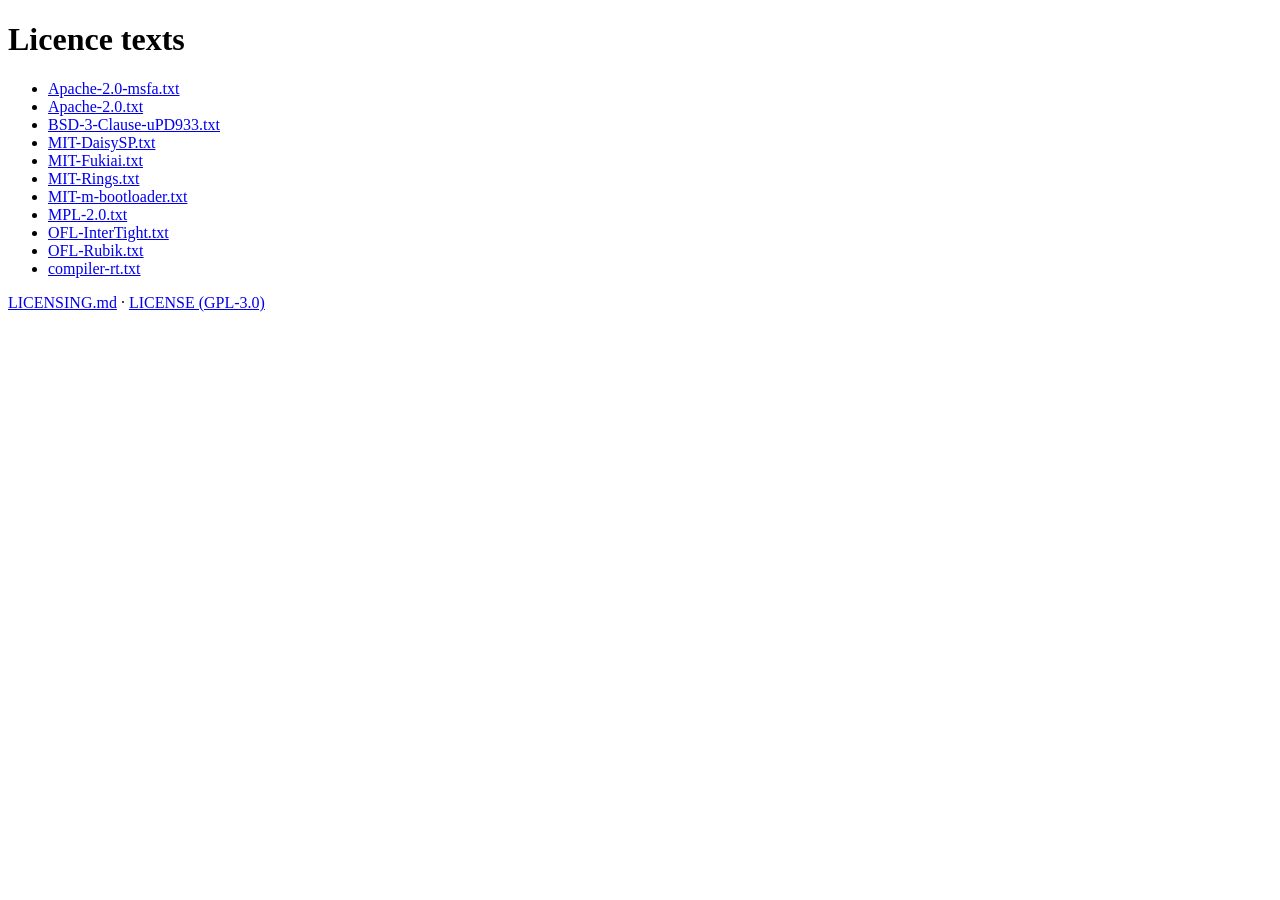
<file: firmware/LICENSES/index.html>
<!doctype html><meta charset="utf-8"><title>Melodee licences</title><h1>Licence texts</h1><ul><li><a href="Apache-2.0-msfa.txt">Apache-2.0-msfa.txt</a></li><li><a href="Apache-2.0.txt">Apache-2.0.txt</a></li><li><a href="BSD-3-Clause-uPD933.txt">BSD-3-Clause-uPD933.txt</a></li><li><a href="MIT-DaisySP.txt">MIT-DaisySP.txt</a></li><li><a href="MIT-Fukiai.txt">MIT-Fukiai.txt</a></li><li><a href="MIT-Rings.txt">MIT-Rings.txt</a></li><li><a href="MIT-m-bootloader.txt">MIT-m-bootloader.txt</a></li><li><a href="MPL-2.0.txt">MPL-2.0.txt</a></li><li><a href="OFL-InterTight.txt">OFL-InterTight.txt</a></li><li><a href="OFL-Rubik.txt">OFL-Rubik.txt</a></li><li><a href="compiler-rt.txt">compiler-rt.txt</a></li></ul><p><a href="../LICENSING.md">LICENSING.md</a> · <a href="../LICENSE">LICENSE (GPL-3.0)</a></p>
</file>
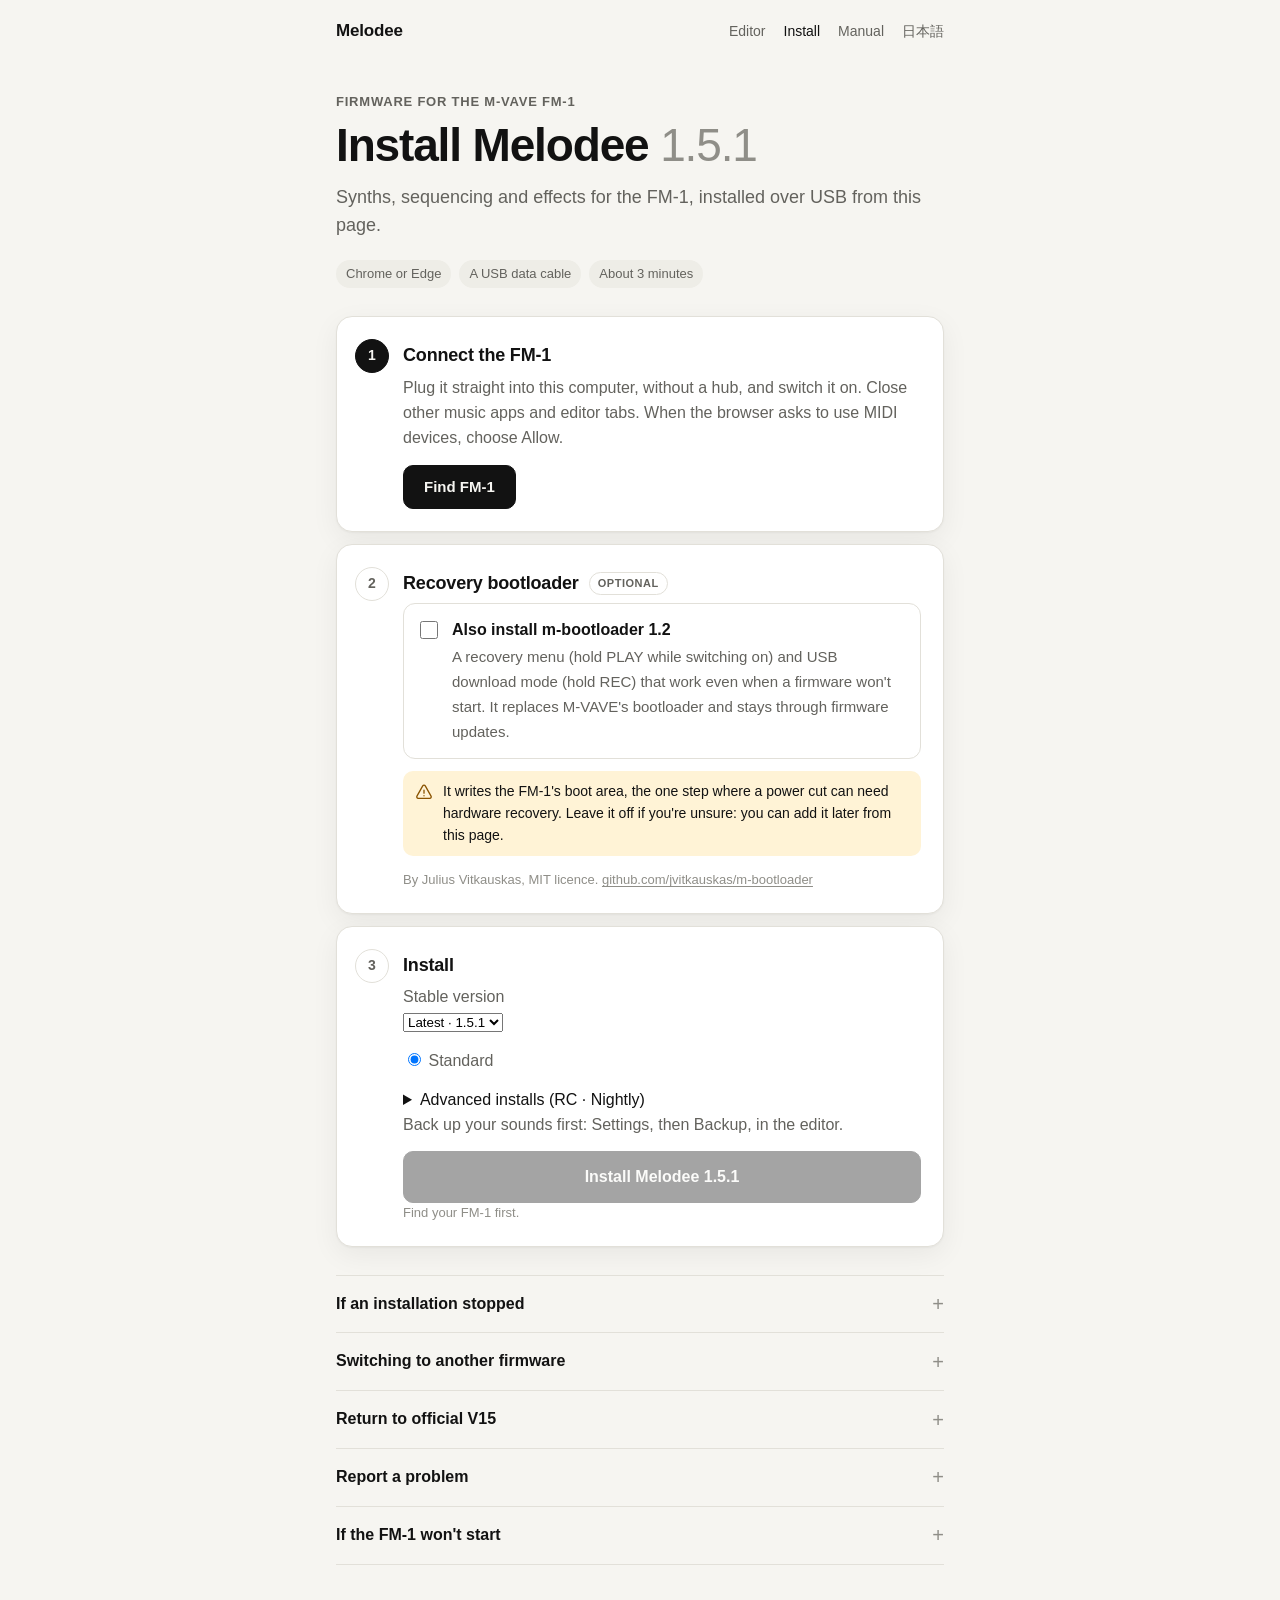
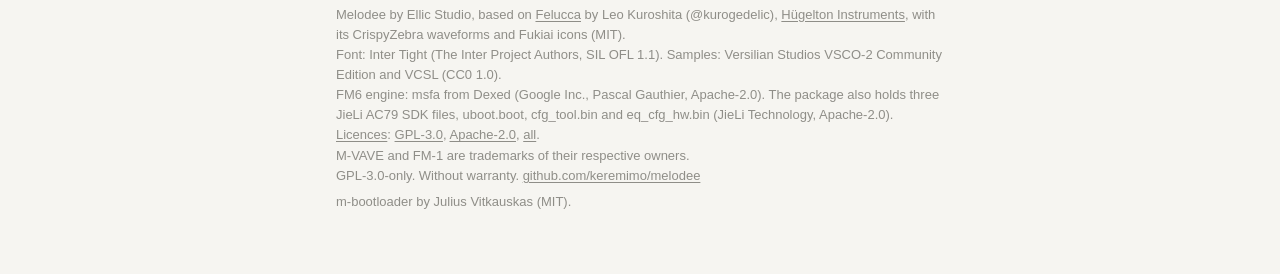
<file: webapp/installer/index.html>
<!doctype html>
<!-- SPDX-License-Identifier: GPL-3.0-only AND MPL-2.0
     Copyright (C) 2026 Kerem Kilic (Ellic Studio)
     Portions Copyright (C) 2026 Charles Vestal
     Portions Copyright (C) 2026 Leo Kuroshita (@kurogedelic), Hügelton Instruments
     Melodee's web installer: connect, choose, install, with the install itself in a screen of its own that asks the
     player to stay. After fm1-base's web/installer.html (its m-bootloader option, stock firmware and crash report).
     The firmware and m-bootloader come from bundled metadata (web/make_site.py); ?demo runs the
     same page against a simulated FM-1 (fakefm1.js). Logic: installer.js; transfer: transfer.js. -->
<html lang="en">
<head>
<meta charset="utf-8">
<meta name="viewport" content="width=device-width, initial-scale=1">
<meta name="color-scheme" content="light dark">
<title>Install Melodee</title>
<link rel="icon" id="favicon" href="data:image/svg+xml,%3Csvg xmlns='http://www.w3.org/2000/svg' viewBox='0 0 16 16'%3E%3Crect width='16' height='16' rx='4'/%3E%3C/svg%3E">
<style>/* SPDX-License-Identifier: MPL-2.0
 * Copyright (C) 2026 Kerem Kilic (Ellic Studio)
 * Portions Copyright (C) 2026 Charles Vestal
 * Portions Copyright (C) 2026 Leo Kuroshita (@kurogedelic), Hügelton Instruments
 * Saadet installer at f358c01, unchanged styles. */

  :root {
    --paper: #f6f5f1; --card: #fff; --ink: #121212; --dim: #63625d; --faint: #8f8e88; --line: #e2e0d9; --chip: #eeede7;
    --warn: #8a5300; --warn-bg: #fff3d6; --warn-line: #f0d9a6; --ok: #17733a; --ok-bg: #e5f4ea; --bad: #b42318; --bad-bg: #fdeceb;
    --focus: #2563eb; --shadow: 0 1px 2px rgba(0, 0, 0, .04), 0 8px 28px rgba(0, 0, 0, .06);
  }
  @media (prefers-color-scheme: dark) {
    :root:not([data-theme="light"]) {
      --paper: #0b0b0c; --card: #151516; --ink: #f2f2ee; --dim: #a6a5a0; --faint: #74736f; --line: #2a2a2c; --chip: #202022;
      --warn: #f4b54a; --warn-bg: #2a2111; --warn-line: #4a3a17; --ok: #55c785; --ok-bg: #12261a; --bad: #ff8577; --bad-bg: #2c1614;
      --focus: #7aa7ff; --shadow: 0 1px 2px rgba(0, 0, 0, .5);
    }
  }
  :root[data-theme="dark"] {
    --paper: #0b0b0c; --card: #151516; --ink: #f2f2ee; --dim: #a6a5a0; --faint: #74736f; --line: #2a2a2c; --chip: #202022;
    --warn: #f4b54a; --warn-bg: #2a2111; --warn-line: #4a3a17; --ok: #55c785; --ok-bg: #12261a; --bad: #ff8577; --bad-bg: #2c1614;
    --focus: #7aa7ff; --shadow: 0 1px 2px rgba(0, 0, 0, .5);
  }
  * { box-sizing: border-box; }
  [hidden] { display: none !important; }
  html { background: var(--paper); }
  body { margin: 0; background: var(--paper); color: var(--ink);
         font: 16px/1.55 -apple-system, BlinkMacSystemFont, "Helvetica Neue", "Hiragino Sans", Arial, sans-serif;
         font-variant-numeric: tabular-nums; -webkit-font-smoothing: antialiased; }
  a { color: inherit; text-underline-offset: 2px; }
  :focus-visible { outline: 3px solid var(--focus); outline-offset: 2px; border-radius: 6px; }
  svg.i { width: 20px; height: 20px; flex: none; fill: none; stroke: currentColor; stroke-width: 1.75; stroke-linecap: round; stroke-linejoin: round; }
  .sr { position: absolute; width: 1px; height: 1px; overflow: hidden; clip: rect(0 0 0 0); white-space: nowrap; }

  /* the site's bar, as the editor's */
  .site { max-width: 640px; margin: 0 auto; padding: 18px 16px 0; display: flex; align-items: baseline; justify-content: space-between; gap: 12px; }
  .site .brand { font-weight: 650; font-size: 17px; letter-spacing: -.01em; text-decoration: none; }
  .site nav { display: flex; gap: 18px; font-size: 14px; }
  .site nav a, .site button.lang { color: var(--dim); text-decoration: none; background: none; border: 0; padding: 0; font: inherit; cursor: pointer; }
  .site nav a:hover, .site button.lang:hover { color: var(--ink); }
  .site nav a[aria-current="page"] { color: var(--ink); }

  main { max-width: 640px; margin: 0 auto; padding: 0 16px 32px; }
  .demo { background: var(--ink); color: var(--paper); font-size: 13px; text-align: center; padding: 7px 16px; }
  .demo a { color: inherit; }

  .hero { padding: 48px 0 28px; }
  .kicker { margin: 0 0 10px; font-size: 13px; font-weight: 600; letter-spacing: .06em; text-transform: uppercase; color: var(--dim); }
  h1 { margin: 0; font-size: clamp(34px, 8vw, 46px); line-height: 1.04; font-weight: 680; letter-spacing: -.025em; }
  h1 .v { color: var(--faint); font-weight: 500; }
  .lede { margin: 14px 0 0; font-size: 18px; color: var(--dim); max-width: 34em; }
  .facts { display: flex; flex-wrap: wrap; gap: 8px; margin: 20px 0 0; padding: 0; list-style: none; }
  .facts li { font-size: 13px; padding: 4px 10px; border-radius: 999px; background: var(--chip); color: var(--dim); }
  .banner { display: flex; gap: 12px; align-items: flex-start; margin: 0 0 16px; padding: 14px 16px; border-radius: 12px;
            background: var(--warn-bg); border: 1px solid var(--warn-line); color: var(--ink); }
  .banner svg { color: var(--warn); margin-top: 2px; }
  .banner p { margin: 0; }

  /* the three steps, numbered by what is shown */
  .steps { list-style: none; margin: 0; padding: 0; counter-reset: step; }
  .step { counter-increment: step; position: relative; display: grid; grid-template-columns: 32px 1fr; gap: 0 16px;
          background: var(--card); border: 1px solid var(--line); border-radius: 16px; padding: 22px 22px 22px 18px; margin: 0 0 12px; box-shadow: var(--shadow); }
  .step::before { content: counter(step); display: grid; place-items: center; width: 32px; height: 32px; border-radius: 50%;
                  border: 1.5px solid var(--line); color: var(--dim); font-size: 14px; font-weight: 600; }
  .step[data-state="active"]::before { background: var(--ink); border-color: var(--ink); color: var(--paper); }
  .step[data-state="done"]::before { content: "✓"; background: var(--ok-bg); border-color: transparent; color: var(--ok); }
  .step > div { min-width: 0; }
  .step h2 { margin: 3px 0 6px; font-size: 18px; font-weight: 640; letter-spacing: -.01em; display: flex; align-items: center; gap: 10px; flex-wrap: wrap; }
  .step p { margin: 0 0 14px; color: var(--dim); }
  .step p:last-child { margin-bottom: 0; }
  .tag { font-size: 11px; font-weight: 600; letter-spacing: .05em; text-transform: uppercase; color: var(--dim);
         padding: 2px 8px; border-radius: 999px; border: 1px solid var(--line); }

  .btn { font: inherit; font-weight: 600; font-size: 15px; display: inline-flex; align-items: center; justify-content: center; gap: 8px;
         min-height: 44px; padding: 0 20px; border-radius: 10px; border: 1px solid var(--line); background: var(--card); color: var(--ink); cursor: pointer; }
  .btn:hover:not(:disabled) { border-color: var(--faint); }
  .btn.primary { background: var(--ink); border-color: var(--ink); color: var(--paper); }
  .btn.primary:hover:not(:disabled) { opacity: .88; }
  .btn.big { width: 100%; min-height: 52px; font-size: 16px; }
  .btn:disabled { opacity: .38; cursor: default; }
  .btn.ghost { background: none; }
  .row { display: flex; gap: 10px; justify-content: flex-end; flex-wrap: wrap; margin-top: 22px; }
  .spin { width: 16px; height: 16px; border-radius: 50%; border: 2px solid currentColor; border-right-color: transparent; animation: spin .8s linear infinite; }
  @keyframes spin { to { transform: rotate(360deg); } }

  .device { display: flex; align-items: center; gap: 14px; padding: 14px 16px; margin: 0 0 14px; border-radius: 12px; background: var(--chip); }
  .device svg.i { width: 28px; height: 28px; }
  .device .what { flex: 1; min-width: 0; line-height: 1.35; }
  .device .what b { display: block; font-weight: 620; }
  .device .what span { color: var(--dim); font-size: 14px; }
  .chip { font-size: 12px; font-weight: 600; padding: 3px 10px; border-radius: 999px; white-space: nowrap; background: var(--card); color: var(--dim); }
  .chip.ok { background: var(--ok-bg); color: var(--ok); }
  .chip.warn { background: var(--warn-bg); color: var(--warn); }
  .chip.bad { background: var(--bad-bg); color: var(--bad); }
  .msg { color: var(--bad) !important; font-weight: 500; }
  .msg:empty { display: none; }

  .option { display: flex; gap: 14px; align-items: flex-start; padding: 14px 16px; margin: 0 0 12px; border: 1px solid var(--line); border-radius: 12px; cursor: pointer; }
  .option:has(input:checked) { border-color: var(--ink); box-shadow: inset 0 0 0 1px var(--ink); }
  .option input { width: 18px; height: 18px; margin: 3px 0 0; accent-color: var(--ink); flex: none; }
  .option b { display: block; font-weight: 620; margin-bottom: 2px; }
  .option span span { color: var(--dim); font-size: 15px; }
  .note { font-size: 14px; }
  .caution { display: flex; gap: 10px; align-items: flex-start; color: var(--ink) !important; background: var(--warn-bg); border-radius: 10px; padding: 10px 12px; }
  .caution svg.i { color: var(--warn); width: 18px; height: 18px; margin-top: 2px; }
  .small { font-size: 13px !important; color: var(--faint) !important; }

  .more { margin: 28px 0 0; border-top: 1px solid var(--line); }
  .more details { border-bottom: 1px solid var(--line); }
  .more summary { cursor: pointer; padding: 16px 0; font-weight: 600; list-style: none; display: flex; justify-content: space-between; align-items: center; }
  .more summary::-webkit-details-marker { display: none; }
  .more summary::after { content: "+"; color: var(--faint); font-weight: 400; font-size: 20px; line-height: 1; }
  .more details[open] summary::after { content: "−"; }
  .more .in { padding: 0 0 18px; color: var(--dim); }
  .more .in p, .more .in ol { margin: 0 0 12px; }
  .more .in ol { padding-left: 20px; }
  .more textarea { width: 100%; font: 12px/1.45 ui-monospace, Menlo, monospace; color: var(--ink); background: var(--card);
                   border: 1px solid var(--line); border-radius: 10px; padding: 10px; }
  input[type=file] { font: inherit; font-size: 14px; color: var(--dim); max-width: 100%; }
  footer { max-width: 640px; margin: 0 auto; padding: 8px 16px 56px; font-size: 13px; color: var(--faint); }
  footer p { margin: 0 0 6px; }

  /* dialogs: the checks before, and the install's own screen */
  dialog { border: 0; padding: 0; color: var(--ink); background: var(--card); }
  dialog::backdrop { background: rgba(10, 10, 10, .5); backdrop-filter: blur(3px); }
  #preflight { width: min(480px, calc(100% - 32px)); border-radius: 18px; box-shadow: 0 20px 60px rgba(0, 0, 0, .3); }
  #preflight form { padding: 26px 24px 22px; }
  #preflight h2 { margin: 0 0 18px; font-size: 22px; letter-spacing: -.015em; }
  .rules { list-style: none; margin: 0 0 18px; padding: 0; display: grid; gap: 14px; }
  .rules li { display: flex; gap: 14px; align-items: flex-start; }
  .rules .ri { display: grid; place-items: center; width: 38px; height: 38px; flex: none; border-radius: 10px; background: var(--chip); }
  .rules li:first-child .ri { background: var(--warn-bg); color: var(--warn); }
  .rules b { display: block; font-weight: 620; }
  .rules span span, .rules div span { color: var(--dim); font-size: 14px; }
  .check { display: flex; gap: 12px; align-items: flex-start; padding: 12px 14px; border-radius: 10px; background: var(--chip); cursor: pointer; font-size: 15px; }
  .check input { width: 18px; height: 18px; margin: 2px 0 0; accent-color: var(--ink); flex: none; }

  body:has(#run[open]) { overflow: hidden; }
  #run { width: 100%; height: 100%; max-width: none; max-height: none; margin: 0; background: var(--paper); }
  #run::backdrop { background: var(--paper); }
  .run-warn { position: sticky; top: 0; display: flex; justify-content: center; align-items: center; gap: 10px; padding: 12px 16px;
              background: var(--warn-bg); color: var(--ink); border-bottom: 1px solid var(--warn-line); font-weight: 600; font-size: 15px; text-align: center; }
  .run-warn svg { color: var(--warn); }
  #run[data-state]:not([data-state="running"]) .run-warn { display: none; }
  .run-main { max-width: 560px; margin: 0 auto; padding: clamp(32px, 9vh, 96px) 20px 40px; }
  .run-kicker { margin: 0 0 4px; color: var(--dim); font-weight: 600; }
  .pct { font-size: clamp(76px, 22vw, 136px); font-weight: 250; line-height: 1; letter-spacing: -.04em; margin: 0 0 18px; }
  .pct .pc { font-size: .38em; color: var(--faint); letter-spacing: 0; margin-left: .06em; }
  .bar { height: 6px; border-radius: 99px; background: var(--line); overflow: hidden; }
  .bar i { display: block; height: 100%; width: 0; background: var(--ink); border-radius: 99px; transition: width .4s ease; }
  .bar.indet i { width: 30% !important; animation: indet 1.4s ease-in-out infinite; }
  @keyframes indet { from { transform: translateX(-100%); } to { transform: translateX(340%); } }
  .runstep { margin: 16px 0 0; font-size: 18px; font-weight: 560; min-height: 1.55em; }
  .eta { margin: 2px 0 0; color: var(--dim); min-height: 1.55em; }
  .phases { list-style: none; display: flex; flex-wrap: wrap; gap: 6px 18px; margin: 26px 0 0; padding: 0; font-size: 14px; color: var(--faint); }
  .phases li { display: flex; align-items: center; gap: 8px; }
  .phases li::before { content: ""; width: 8px; height: 8px; border-radius: 50%; border: 1.5px solid currentColor; }
  .phases li.now { color: var(--ink); font-weight: 600; }
  .phases li.now::before { background: var(--ink); border-color: var(--ink); animation: pulse 1.2s ease-in-out infinite; }
  .phases li.past { color: var(--dim); }
  .phases li.past::before { background: var(--ok); border-color: var(--ok); }
  @keyframes pulse { 50% { opacity: .35; } }
  .backnote { display: flex; gap: 10px; align-items: flex-start; margin: 26px 0 0; padding: 12px 14px; border-radius: 12px; background: var(--warn-bg); }
  .backnote svg { color: var(--warn); margin-top: 2px; }
  .stall { margin: 14px 0 0; color: var(--dim); font-size: 15px; }

  #run[data-state]:not([data-state="running"]) .live { display: none; }
  .end-icon { display: grid; place-items: center; width: 64px; height: 64px; border-radius: 50%; margin: 0 0 22px; }
  .end-icon svg.i { width: 32px; height: 32px; stroke-width: 2; }
  #run[data-state="done"] .end-icon { background: var(--ok-bg); color: var(--ok); }
  #run[data-state="paused"] .end-icon, #run[data-state="restart"] .end-icon, #run[data-state="partial"] .end-icon { background: var(--warn-bg); color: var(--warn); }
  #run[data-state="safe"] .end-icon { background: var(--chip); color: var(--dim); }
  .end h2 { margin: 0 0 10px; font-size: clamp(28px, 6vw, 36px); line-height: 1.1; letter-spacing: -.02em; }
  .end > p { margin: 0 0 14px; color: var(--dim); font-size: 17px; }
  .end ul { margin: 0 0 8px; padding-left: 20px; color: var(--dim); }
  .end ul li { margin: 0 0 6px; }
  .end .row { justify-content: flex-start; }
  .log { margin: 36px 0 0; font-size: 13px; color: var(--faint); }
  .log summary { cursor: pointer; }
  .log pre { max-height: 14em; overflow: auto; white-space: pre-wrap; overflow-wrap: anywhere; margin: 8px 0 0;
             padding: 10px; border: 1px solid var(--line); border-radius: 10px; }
  .log pre:empty::after { content: "—"; }

  @media (max-width: 520px) {
    .step { display: block; padding: 18px 16px; }
    .step::before { float: left; width: 28px; height: 28px; margin: 0 12px 0 0; font-size: 13px; }
    .step h2 { margin-top: 0; min-height: 28px; }
    .step p:first-of-type { clear: left; }
    .row .btn { flex: 1; }
  }
  @media (prefers-reduced-motion: reduce) { *, *::before { animation: none !important; transition: none !important; } }
</style>
</head>
<body>
<svg width="0" height="0" style="position:absolute" aria-hidden="true">
  <symbol id="i-tab" viewBox="0 0 24 24"><rect x="3" y="4.5" width="18" height="15" rx="2.5"/><path d="M3 9h18M8.5 4.5V9"/></symbol>
  <symbol id="i-plug" viewBox="0 0 24 24"><path d="M9 2.5v4.5M15 2.5v4.5M6.5 7h11v3.5a5.5 5.5 0 0 1-11 0V7zM12 16v5.5"/></symbol>
  <symbol id="i-clock" viewBox="0 0 24 24"><circle cx="12" cy="12" r="9"/><path d="M12 7v5l3.2 2"/></symbol>
  <symbol id="i-alert" viewBox="0 0 24 24"><path d="M10.3 3.9 2.6 17.5A2 2 0 0 0 4.3 20.5h15.4a2 2 0 0 0 1.7-3L13.7 3.9a2 2 0 0 0-3.4 0z"/><path d="M12 9.5v4M12 17h.01"/></symbol>
  <symbol id="i-check" viewBox="0 0 24 24"><path d="m5 12.5 4.5 4.5L19 7.5"/></symbol>
  <symbol id="i-pause" viewBox="0 0 24 24"><path d="M9 6.5v11M15 6.5v11"/></symbol>
  <symbol id="i-info" viewBox="0 0 24 24"><circle cx="12" cy="12" r="9"/><path d="M12 11v5.5M12 7.5h.01"/></symbol>
  <symbol id="i-fm1" viewBox="0 0 24 24"><rect x="1.5" y="6" width="21" height="12" rx="2"/><path d="M4.5 9h5v2.5h-5zM13 9.5h.01M16 9.5h.01M19 9.5h.01M5 14v4M8.5 14v4M12 14v4M15.5 14v4M19 14v4"/></symbol>
</svg>

<div class="demo" id="demo" hidden><span data-t="demo">Demo: a simulated FM-1. Nothing is written.</span> <a href="./" data-t="demoleave">Leave the demo</a></div>

<header class="site">
  <a class="brand" href="../editor/">Melodee</a>
  <nav>
    <a href="../editor/" data-t="navEditor">Editor</a>
    <a href="./" aria-current="page" data-t="navInstall">Install</a>
    <a href="../manual/" data-t="navManual">Manual</a>
    <button type="button" class="lang" id="lang" lang="ja">日本語</button>
  </nav>
</header>

<main>
  <section class="hero">
    <p class="kicker" data-t="kicker">Firmware for the M-VAVE FM-1</p>
    <h1><span data-t="title">Install Melodee</span> <span class="v" id="hver"></span></h1>
    <p class="lede" data-t="lede">Synths, sequencing and effects for the FM-1, installed over USB from this page.</p>
    <ul class="facts">
      <li data-t="factBrowser">Chrome or Edge</li>
      <li data-t="factCable">A USB data cable</li>
      <li data-t="factTime">About 3 minutes</li>
    </ul>
  </section>

  <div class="banner" id="resumebanner" hidden>
    <svg class="i"><use href="#i-pause"/></svg>
    <p><b data-t="resumeBannerH">An installation didn't finish.</b> <span id="resumetext" data-t="resumeBanner">Your FM-1 is waiting in update mode. Connect it and press Find FM-1 to finish.</span></p>
  </div>
  <div class="banner" id="pagefail" hidden role="alert">
    <svg class="i"><use href="#i-alert"/></svg>
    <p id="pagefailtext"></p>
  </div>

  <ol class="steps">
    <li class="step" id="st-connect" data-state="active">
      <div>
        <h2 data-t="s1h">Connect the FM-1</h2>
        <p data-t="s1p">Plug it straight into this computer, without a hub, and switch it on. Close other music apps and editor tabs. When the browser asks to use MIDI devices, choose Allow.</p>
        <div class="device" id="device" hidden>
          <svg class="i"><use href="#i-fm1"/></svg>
          <div class="what"><b>FM-1</b><span id="devwhat"></span></div>
          <span class="chip" id="devchip"></span>
        </div>
        <p class="msg" id="connmsg" role="alert"></p>
        <button type="button" class="btn" id="find"><span data-t="find">Find FM-1</span></button>
      </div>
    </li>

    <li class="step" id="st-options" data-state="todo" hidden>
      <div>
        <h2><span data-t="s2h">Recovery bootloader</span> <span class="tag" data-t="optional">Optional</span></h2>
        <label class="option" for="mboot">
          <input type="checkbox" id="mboot">
          <span><b data-t="mboot">Also install m-bootloader</b>
            <span data-t="mbootwhy">A recovery menu (hold PLAY while switching on) and USB download mode (hold REC) that work even when a firmware won't start. It replaces M-VAVE's bootloader and stays through firmware updates.</span></span>
        </label>
        <p class="note caution"><svg class="i"><use href="#i-alert"/></svg><span data-t="mbootrisk">It writes the FM-1's boot area, the one step where a power cut can need hardware recovery. Leave it off if you're unsure: you can add it later from this page.</span></p>
        <p class="small"><span data-t="mbootby">By Julius Vitkauskas, MIT licence.</span>
          <a href="https://github.com/jvitkauskas/m-bootloader" target="_blank" rel="noopener">github.com/jvitkauskas/m-bootloader<span class="sr" data-t="newtab"> (opens in a new tab)</span></a></p>
      </div>
    </li>

    <li class="step" id="st-install" data-state="todo">
      <div>
        <h2 data-t="s3h">Install</h2>

  <p><label><span data-release-t="releaseTitle"></span><br><select id="release"></select></label></p>
  <p><label><input type="radio" name="build" id="build-dual" checked> <span data-release-t="dual"></span></label></p>
  <details id="advanced-installs" hidden>
    <summary data-release-t="advancedTitle"></summary>
    <section id="rc-options" hidden>
      <p><strong data-release-t="rcTitle"></strong> · <span id="rc-version"></span></p>
      <p><label><input type="radio" name="build" id="build-rc-dual"> <span data-release-t="rc-dual"></span></label></p>
      <p class="small" data-release-t="rcWhy"></p>
    </section>
    <section id="nightly-options" hidden>
      <p><strong data-release-t="nightlyTitle"></strong></p>
      <p><label><input type="radio" name="build" id="build-nightly-dual"> <span data-release-t="nightly-dual"></span></label></p>
      <p class="small" data-release-t="nightlyWhy"></p>
      <p class="small" id="nightly-info"></p>
    </section>
  </details>

        <p id="plantext" data-t="s3p">Back up your sounds first: Settings, then Backup, in the editor.</p>
        <button type="button" class="btn primary big" id="go" disabled></button>
        <p class="small" id="gohint" data-t="gohint">Find your FM-1 first.</p>
      </div>
    </li>
  </ol>
<p id="status" role="status" aria-live="polite"></p>

  <section class="more">
    <details id="d-resume">
      <summary data-t="mResumeH">If an installation stopped</summary>
      <div class="in">
        <p data-t="mResume1">Nothing is lost. Until an installation finishes, the FM-1 starts in update mode: its screen shows UPDATING, or stays dark. That holds even after switching it off.</p>
        <p data-t="mResume2">Connect it, open this page and press Find FM-1. The page offers to resume, and continues from the start of the write.</p>
      </div>
    </details>
<details id="d-transit"><summary data-leave-t="transitTitle">TransitFM1</summary><div class="in">

    <p data-leave-t="transitWhy"></p>
    <ol>
      <li data-leave-t="transitFirst"></li>
      <li data-leave-t="transitNext"></li>
    </ol>
    <p><button class="btn" id="transit-go" data-leave-t="transitGo"></button></p>
    <p class="small" data-leave-t="stockBackup"></p>
    <p class="small"><label><input id="transit-skip-backup" type="checkbox"> <span data-leave-t="stockSkipBackup"></span></label></p>
    <p class="small"><label><input id="transit-recovery" type="checkbox"> <span data-leave-t="stockRecovery"></span></label></p>
    <p class="small" data-leave-t="transitSafety"></p>
    <p class="small"><a href="https://quixotic7.github.io/TransitFM1/" target="_blank" rel="noopener" style="color:inherit" data-leave-t="transitAbout"></a>
      · <a href="https://github.com/Quixotic7/TransitFM1" target="_blank" rel="noopener" style="color:inherit" data-leave-t="transitSource"></a></p>
  </div></details>
<details id="d-stock">
    <summary data-leave-t="stockTitle"></summary><div class="in">
    <p class="small" data-leave-t="back"></p>
    <p class="small"><a href="https://www.m-vave.com/download" target="_blank" rel="noopener" style="color:inherit">M-VAVE Downloads</a></p>
    <p><label><span data-leave-t="stockFile"></span><br><input id="stock-file" type="file" accept=".fwsc"></label></p>
    <p><button class="btn" id="stock-go" disabled data-leave-t="stockGo"></button></p>
    <p class="small" data-leave-t="stockBackup"></p>
    <p class="small"><label><input id="stock-skip-backup" type="checkbox"> <span data-leave-t="stockSkipBackup"></span></label></p>
    <p class="small"><label><input id="stock-recovery" type="checkbox"> <span data-leave-t="stockRecovery"></span></label></p>
    <p class="small"><a href="https://github.com/keremimo/melodee/blob/next/docs/RECOVERY.md#return-to-stock-from-running-melodee" target="_blank" rel="noopener" style="color:inherit" data-leave-t="stockHelp"></a></p>
  </div></details>


    <details id="d-report">
      <summary data-t="mReportH">Report a problem</summary>
      <div class="in">
        <p data-t="mReport1">If the FM-1 crashed, don't switch it off: the crash record survives a restart, not a power cycle. Connect it and read the record, then send it with what you were doing.</p>
        <p><button type="button" class="btn" id="reportgo" data-t="mReportGo">Read the crash report</button>
          <button type="button" class="btn ghost" id="reportcopy" hidden data-t="mReportCopy">Copy</button></p>
        <p id="reportstatus" role="status"></p>
        <label class="sr" for="report" data-t="mReportLabel">Crash report</label>
        <textarea id="report" readonly hidden rows="12"></textarea>
      </div>
    </details>
    <details id="d-brick">
      <summary data-t="mBrickH">If the FM-1 won't start</summary>
      <div class="in">
        <p data-t="mBrick1">With m-bootloader: switch off, hold PLAY and switch on for its recovery menu, or hold REC for USB download mode.</p>
        <p><span data-t="mBrick2">Without it, the FM-1's USB recovery route can put a firmware back from a computer:</span>
          <a href="https://github.com/hugelton/felucca-bsp/tree/main/tools" target="_blank" rel="noopener" data-t="mBrickLink">felucca-bsp recovery tools</a></p>
      </div>
    </details>
  </section>
</main>

<footer>  <p class="small">Melodee by Ellic Studio, based on <a href="https://github.com/hugelton/Felucca" target="_blank" rel="noopener" style="color:inherit">Felucca</a>
    by Leo Kuroshita (@kurogedelic), <a href="https://hugelton.com" target="_blank" rel="noopener" style="color:inherit">Hügelton Instruments</a>, with its CrispyZebra waveforms and Fukiai icons (MIT).<br>
    Font: Inter Tight (The Inter Project Authors, SIL OFL 1.1). Samples: Versilian Studios VSCO-2 Community Edition and VCSL (CC0 1.0).<br>
    FM6 engine: msfa from Dexed (Google Inc., Pascal Gauthier, Apache-2.0). The package also holds three JieLi AC79 SDK files, uboot.boot, cfg_tool.bin and eq_cfg_hw.bin (JieLi Technology, Apache-2.0). <a href="../../firmware/LICENSING.md" style="color:inherit">Licences</a>: <a href="../../firmware/LICENSE" style="color:inherit">GPL-3.0</a>, <a href="../../firmware/LICENSES/Apache-2.0.txt" style="color:inherit">Apache-2.0</a>, <a href="../../firmware/LICENSES/" style="color:inherit">all</a>.<br>
    M-VAVE and FM-1 are trademarks of their respective owners.<br>
    GPL-3.0-only. Without warranty. <a href="https://github.com/keremimo/melodee" target="_blank" rel="noopener" style="color:inherit">github.com/keremimo/melodee</a></p>
<p>m-bootloader by Julius Vitkauskas (MIT).</p></footer>

<dialog id="preflight" aria-labelledby="pfh">
  <form method="dialog">
    <h2 id="pfh" data-t="pfh">Before you start</h2>
    <ul class="rules">
      <li><span class="ri"><svg class="i"><use href="#i-tab"/></svg></span>
        <div><b data-t="pf1h">Keep this tab open and in front</b><span data-t="pf1">Don't switch tabs, minimise the window or close it until the page says Done.</span></div></li>
      <li><span class="ri"><svg class="i"><use href="#i-plug"/></svg></span>
        <div><b data-t="pf2h">Leave the FM-1 connected and on</b><span data-t="pf2">Don't unplug the cable or switch the FM-1 off. Plug a laptop into power.</span></div></li>
      <li><span class="ri"><svg class="i"><use href="#i-clock"/></svg></span>
        <div><b data-t="pf3h">It takes about 3 minutes</b><span data-t="pf3">The FM-1's screen shows UPDATING, or stays dark. Both are normal.</span></div></li>
    </ul>
    <p class="note caution" id="pfboot"><svg class="i"><use href="#i-alert"/></svg><span data-t="pfboot">m-bootloader is written last, after one more restart. Keep the power on until the page says Done.</span></p>
    <label class="check" id="pfcheck"><input type="checkbox" id="pfok"><span data-t="pfok">I've backed up my sounds, or have nothing to keep.</span></label>
    <div class="row">
      <button type="submit" value="cancel" class="btn ghost" data-t="cancel">Cancel</button>
      <button type="submit" value="go" class="btn primary" id="pfgo" disabled data-t="start">Start installation</button>
    </div>
  </form>
</dialog>

<dialog id="run" aria-labelledby="runtitle" data-state="running">
  <div class="run-warn" role="note"><svg class="i"><use href="#i-alert"/></svg><span data-t="runwarn">Keep this tab open and in front. Don't unplug the FM-1.</span></div>
  <div class="run-main">
    <div class="live">
      <p class="run-kicker" id="runtitle"></p>
      <div class="pct" aria-hidden="true"><span id="pct">0</span><span class="pc">%</span></div>
      <div class="bar" id="bar" role="progressbar" aria-labelledby="runtitle" aria-valuemin="0" aria-valuemax="100" aria-valuenow="0"><i id="barfill"></i></div>
      <p class="runstep" id="runstep" role="status"></p>
      <p class="eta" id="eta"></p>
      <ol class="phases" id="phases">
        <li data-ph="prepare" data-t="phPrepare">Prepare</li>
        <li data-ph="write" data-t="phWrite">Write</li>
        <li data-ph="restart" data-t="phRestart">Restart</li>
        <li data-ph="boot" data-t="phBoot">m-bootloader</li>
      </ol>
      <p class="stall" id="stall" hidden data-t="stall">Waiting for the FM-1… keep the cable connected.</p>
      <div class="backnote" id="backnote" hidden role="alert"><svg class="i"><use href="#i-info"/></svg><span id="backtext"></span></div>
    </div>
    <div class="end" id="end" hidden>
      <div class="end-icon"><svg class="i"><use id="endicon" href="#i-check"/></svg></div>
      <h2 id="endtitle"></h2>
      <p id="endtext"></p>
      <ul id="endtips"></ul>
      <div class="row" id="endactions"></div><div class="row" id="legacy-actions" hidden><button type="button" class="btn" id="run-resume" hidden>Resume installation</button><button type="button" class="btn" id="run-close" hidden>Close</button></div>
    </div>
    <details class="log"><summary data-t="details">Details</summary><pre id="log"></pre></details>
  </div>
</dialog>

<script type="module">
// SPDX-License-Identifier: GPL-3.0-only
// Copyright (C) 2026 Kerem Kilic (Ellic Studio)
// Portions Copyright (C) 2026 Leo Kuroshita (@kurogedelic), Hügelton Instruments
//
// FM-1 .fwsc packages in the browser: the package identity and the image the
// device reads during an update.

const BLOCKS = 20, BLK = 0x30, KEEP = 0x2F;
const STOCK_V15_SHA256 = "db1642b2b6fa5c2cccb11ffd13878068bb28601678d3644049f99dc40e7edb8a";
const STOCK_APP_SIZE = 0x8DFBC;
const STOCK_V15_SIZE = 699956;

// TransitFM1 v0.1.3, pinned to the upstream release's releases.json / SHA256SUMS.
// 0.1 has startup/MIDI stalls; withdrawn 0.1.2 can truncate oversized firmware.
// Fetch from its publisher so its package, source and licence notices stay together.
const TRANSIT_RELEASE = Object.freeze({
  version: "0.1.3", product: "FM-1_015", size: 610594,
  url: "https://quixotic7.github.io/TransitFM1/firmware/transit-0.1.3.fwsc",
  sha256: "d1b027d5fcafc374ff174bbd5f3b6dac7686554f5a3f44c04cc4d30cc3213baa",
});

async function fetchTransitPackage(fetchFn = fetch) {
  const response = await fetchFn(TRANSIT_RELEASE.url, {cache: "no-cache"});
  if (!response.ok) throw new Error(`TransitFM1: HTTP ${response.status}`);
  const bytes = new Uint8Array(await response.arrayBuffer());
  if (bytes.length !== TRANSIT_RELEASE.size || await sha256hex(bytes) !== TRANSIT_RELEASE.sha256 ||
      productOf(bytes) !== TRANSIT_RELEASE.product)
    throw new Error("TransitFM1: the file does not match the verified release. Reload the page.");
  return {product: TRANSIT_RELEASE.product, image: logicalImage(bytes)};
}

const T = new Uint16Array(256);
for (let i = 0; i < 256; i++) {
  let c = i << 8;
  for (let k = 0; k < 8; k++) c = c & 0x8000 ? (c << 1) ^ 0x1021 : c << 1;
  T[i] = c & 0xFFFF;
}

function crc16(d, crc = 0) {
  for (let i = 0; i < d.length; i++) crc = ((crc << 8) & 0xFFFF) ^ T[((crc >> 8) ^ d[i]) & 0xFF];
  return crc;
}

function enc(buf, off, size, key = 0xFFFF) {
  for (let i = 0; i < size; i++) {
    buf[off + i] ^= key & 0xFF;
    key = ((key * 2) ^ (key & 0x8000 ? 0x1021 : 0)) & 0xFFFF;
  }
}

function sfc(buf, off, size, base, key) {
  for (let i = 0; i < size; i += 32) enc(buf, off + i, Math.min(size - i, 32), key ^ ((off + i - base) >> 2));
}

function chipkeyDecode(d) {
  let sum = 0;
  for (let i = 0; i < 16; i++) sum += d[i];
  sum &= 0xFF;
  sum = sum >= 0xE0 ? 0xAA : sum <= 0x10 ? 0x55 : sum;
  let k = 0;
  for (let i = 0; i < 16; i++) if ((d[16 + i] ^ d[15 - i]) < sum) k |= 1 << i;
  return k;
}

const align32 = (v) => (v + 31) & ~31;
const u16 = (b, o) => b[o] | (b[o + 1] << 8);
const u32 = (b, o) => (b[o] | (b[o + 1] << 8) | (b[o + 2] << 16) | (b[o + 3] << 24)) >>> 0;
function w16(b, o, v) { b[o] = v & 0xFF; b[o + 1] = (v >> 8) & 0xFF; }
function w32(b, o, v) { w16(b, o, v & 0xFFFF); w16(b, o + 2, (v >>> 16) & 0xFFFF); }

class Entry {                                   // JLFS head, 32 bytes
  constructor(raw, off) {
    this.hdrOff = off;
    this.hcrc = u16(raw, off);
    this.dcrc = u16(raw, off + 2);
    this.offset = u32(raw, off + 4);
    this.size = u32(raw, off + 8);
    this.flags = raw[off + 12];
    this.resvd = raw[off + 13];
    this.index = u16(raw, off + 14);
    this.rawName = raw.slice(off + 16, off + 32);
    const z = this.rawName.indexOf(0);
    this.name = String.fromCharCode(...this.rawName.slice(0, z < 0 ? 16 : z));
    if (crc16(raw.subarray(off + 2, off + 32)) !== this.hcrc) throw new Error(`JLFS header CRC mismatch @${off.toString(16)}`);
  }
  packInto(buf) {
    const o = this.hdrOff;
    w16(buf, o + 2, this.dcrc); w32(buf, o + 4, this.offset); w32(buf, o + 8, this.size);
    buf[o + 12] = this.flags; buf[o + 13] = this.resvd; w16(buf, o + 14, this.index);
    buf.set(this.rawName, o + 16);
    this.hcrc = crc16(buf.subarray(o + 2, o + 32));
    w16(buf, o, this.hcrc);
  }
}

class Package {
  constructor(bytes) {
    this.raw = new Uint8Array(bytes);
    this.parseUfw();
    this.flash = this.raw.slice(this.flashFileOff, this.flashFileOff + this.flashSize);
    this.parseFlash();
  }

  get product() { return productOf(this.raw); }

  setProduct(name) {
    if (name.length > BLOCKS) throw new Error("product name too long");
    for (let i = 0; i < BLOCKS; i++) {
      const m = i < name.length ? (name.charCodeAt(i) + i + 1) & 0xFF : 0x7D;
      if (i < name.length && m === 0x7D) throw new Error("product name encodes to the unused marker");
      this.raw[i * BLK + KEEP] = m;
    }
  }

  headerBytes() {
    const h = new Uint8Array(BLOCKS * KEEP);
    for (let i = 0; i < BLOCKS; i++) h.set(this.raw.subarray(i * BLK, i * BLK + KEEP), i * KEEP);
    return h;
  }

  hdrFileOff(i) { return Math.floor(i / KEEP) * BLK + (i % KEEP); }

  parseUfw() {
    const h = this.headerBytes();
    enc(h, 0, 0x40);
    const hcrc = u16(h, 0), lcrc = u16(h, 2), nent = u16(h, 8);
    if (crc16(h.subarray(2, 0x40)) !== hcrc) throw new Error("not an FM-1 .fwsc (UFW header CRC mismatch)");
    this.skew = BLOCKS * BLK - h.length;
    this.ufw = h;
    this.nent = nent;
    const hsize = 0x40 + nent * 0x50;
    if (crc16(h.subarray(0x40, hsize)) !== lcrc) throw new Error("UFW entry list CRC mismatch");
    this.entries = [];
    for (let off = 0x40; off < hsize; off += 0x50) {
      const e = h.slice(off, off + 0x50);
      enc(e, 0, 0x50);
      const z = e.subarray(0x40, 0x50).indexOf(0);
      this.entries.push({ off, type: u16(e, 0), dcrc: u16(e, 4), dataOff: u32(e, 8), size: u32(e, 12),
        name: String.fromCharCode(...e.subarray(0x40, z < 0 ? 0x50 : 0x40 + z)), plain: e });
    }
    const fl = this.entries.find((e) => e.type === 0);
    if (!fl) throw new Error("no flash.bin in the package");
    this.flashEntry = fl;
    this.flashFileOff = fl.dataOff + this.skew;
    this.flashSize = fl.size;
    if (crc16(this.raw.subarray(this.flashFileOff, this.flashFileOff + fl.size)) !== fl.dcrc) throw new Error("flash.bin CRC mismatch");
  }

  parseFlash() {
    const dec = this.flash.slice();
    const h = dec.slice(0, 32);
    enc(h, 0, 32);
    if (crc16(h.subarray(2, 32)) !== u16(h, 0)) throw new Error("flash header CRC mismatch");
    this.chipKey = null; this.appBase = null;
    for (let off = 32; ; off += 32) {
      enc(dec, off, 32);
      const e = new Entry(dec, off);
      if (e.name === "isd_config.ini") {
        const blob = dec.subarray(e.offset, e.offset + 34);
        if (crc16(blob.subarray(0, 32)) === u16(blob, 32)) this.chipKey = chipkeyDecode(blob.subarray(0, 32));
      }
      if (e.flags === 0x81 && e.name === "app_dir_head" && this.appBase === null) this.appBase = e.offset;
      if (e.index) break;
    }
    if (this.chipKey === null || this.appBase === null) throw new Error("chip key or app_dir_head not found");
    const b = this.appBase, k = this.chipKey, end = align32(b + 32);
    sfc(dec, b, end - b, b, k);
    const head = new Entry(dec, b);
    const blkEnd = b + head.size;
    if (blkEnd > end) sfc(dec, end, blkEnd - end, b, k);
    this.sfcEnd = Math.max(end, blkEnd);
    this.cfgLen = 0;
    const probe = this.flash.slice(b, align32(blkEnd) + 32);
    sfc(probe, 0, probe.length, 0, k);
    try {
      const cfg = new Entry(probe, blkEnd - b);
      if (cfg.name === "cfg" && blkEnd + cfg.size <= this.flash.length) this.cfgLen = cfg.size;
    } catch (_) { /* no cfg block */ }
    if (this.cfgLen) {
      const region = this.flash.slice(b, blkEnd + this.cfgLen);
      sfc(region, 0, region.length, 0, k);
      dec.set(region, b);
      this.sfcEnd = blkEnd + this.cfgLen;
    }
    this.head = head;
    this.app = null;
    for (let off = b + 32; ; off += 32) {
      const e = new Entry(dec, off);
      if (e.flags === 0x82 && e.name === "app.bin") this.app = e;
      if (e.index) break;
    }
    if (!this.app) throw new Error("app.bin not found in app area");
    this.appOff = b + this.app.offset;
    this.dec = dec;
  }

  // the new app, padded to the stock size (Melodee never changes the layout)
  setApp(app) {
    if (app.length > this.app.size) throw new Error(`app is ${app.length} B, the slot is ${this.app.size} B`);
    const nw = new Uint8Array(this.app.size).fill(0xFF);
    nw.set(app);
    const a = this.app, h = this.head, b = this.appBase;
    this.dec.set(nw, this.appOff);
    a.dcrc = crc16(nw);
    a.packInto(this.dec);
    h.dcrc = crc16(this.dec.subarray(h.hdrOff + 32, h.hdrOff + h.size));
    h.packInto(this.dec);
    this.sfcEnd = Math.max(align32(b + 32), b + h.size + this.cfgLen);
    const region = this.dec.slice(b, this.sfcEnd);
    sfc(region, 0, region.length, 0, this.chipKey);
    this.flash.set(region, b);
  }

  serialize() {
    const out = this.raw.slice();
    out.set(this.flash, this.flashFileOff);
    const fl = this.flashEntry, e = fl.plain.slice();
    w16(e, 4, crc16(this.flash));
    enc(e, 0, 0x50);
    const h = this.ufw.slice();
    h.set(e, fl.off);
    const hsize = 0x40 + this.nent * 0x50;
    w16(h, 2, crc16(h.subarray(0x40, hsize)));
    w16(h, 0, crc16(h.subarray(2, 0x40)));
    enc(h, 0, 0x40);
    for (let i = 0; i < hsize; i++) out[this.hdrFileOff(i)] = h[i];
    return out;
  }
}

// the package identity ("FM-1_904"): one marker byte after each of the first 20 blocks
function productOf(fwsc) {
  if (fwsc.length < BLOCKS * BLK) throw new Error("not an FM-1 package (too short)");
  let s = "";
  for (let i = 0; i < BLOCKS; i++) {
    const m = fwsc[i * BLK + KEEP];
    if (m !== 0x7D) s += String.fromCharCode((m - i - 1) & 0xFF);
  }
  return s;
}

// the image the device addresses during an update: the .fwsc without the 20 marker bytes
function logicalImage(fwsc) {
  const out = new Uint8Array(fwsc.length - BLOCKS);
  for (let i = 0; i < BLOCKS; i++) out.set(fwsc.subarray(i * BLK, i * BLK + KEEP), i * KEEP);
  out.set(fwsc.subarray(BLOCKS * BLK), BLOCKS * KEEP);
  return out;
}

async function sha256hex(bytes) {
  const d = await crypto.subtle.digest("SHA-256", bytes);
  return [...new Uint8Array(d)].map((x) => x.toString(16).padStart(2, "0")).join("");
}

// Only the user's unmodified official V15 is accepted for a return to stock.
// The digest pins every file, loader and flash layout; filenames are not evidence.
// The file goes to the device unchanged, through its own official loader, as M-VAVE's
// updater sends it. head: the image range Melodee compares with the device's boot
// data (CHECK HEAD, firmware/src/ota.c) before it starts that loader.
async function validateStockPackage(bytes) {
  if (bytes.length !== STOCK_V15_SIZE || await sha256hex(bytes) !== STOCK_V15_SHA256)
    throw new Error("Select the unmodified official FM-1 V15 file (FM-1.fwsc).");
  const pkg = new Package(bytes);
  if (pkg.product !== "FM-1_015" || pkg.flashFileOff !== 1044 || pkg.flashSize !== 602112 ||
      pkg.appBase !== 16384 || pkg.appOff !== 16672 || pkg.app.size !== STOCK_APP_SIZE ||
      !pkg.entries.some((e) => e.type === 100 && e.name === "ota.bin" && e.size === 19969))
    throw new Error("The official firmware has an unsupported FM-1 layout.");
  const head = pkg.flashEntry.dataOff;
  return { product: pkg.product, image: logicalImage(bytes), sha256: STOCK_V15_SHA256,
    head: { from: head, to: head + 0x4000 } };
}

// official V15 + Melodee app -> installable package (Uint8Array)
async function buildMelodeePackage(stockBytes, appBytes, product) {
  const sha = await sha256hex(stockBytes);
  if (sha !== STOCK_V15_SHA256) throw new Error("this is not the official FM-1 V15 firmware file (FM-1.fwsc)");
  const pkg = new Package(stockBytes);
  pkg.setApp(appBytes);
  pkg.setProduct(product);
  return pkg.serialize();
}

// SPDX-License-Identifier: GPL-3.0-only
// Copyright (C) 2026 Kerem Kilic (Ellic Studio)
// Portions Copyright (C) 2026 Leo Kuroshita (@kurogedelic), Hügelton Instruments
//
// The FM-1 USB-MIDI update protocol over WebMIDI (after tools/fm1_install.py).
// Step 1: the running firmware (official
// or Melodee) reads parts of the package and stages the update loader. Step 2:
// the loader reads the whole image and writes it. Both steps are "the device
// asks, we answer": cmd 0x30 read requests on the logical image.

const HS_QUERY = [0xF0, 0x00, 0x32, 0x45, 0x00, 0x00, 0x00, 0x40, 0x7F, 0xF7];
const UPGRADE = [0xF0, 0x22, 0x24, 0x35, 0x7F, 0xF7];
const MAXDATA = 512;
const sleep = (ms) => new Promise((r) => setTimeout(r, ms));
const IS_OTA = (id) => /^ota-/i.test(id.model);
// the update loaders on the handshake: Melodee's own (firmware/loader/loader.c), which writes the
// app area only, and the official one, which writes the whole package including the boot data and
// reports the name in its update record (firmware/src/ota.c). Each package goes only to its own.
const MELODEE_LOADER = "ota-FM-1_900";
const STOCK_LOADER = "ota-FM-1_015";

// errors carry a code the pages translate: notfound, model, stopped, noloader, lost, noreturn,
// mismatch (detail: the identity the device reports), badreq, wrongloader (detail: the loader's
// identity). A step-1 error has lastRead: the last image address the running firmware read.
function fail(code, msg, detail = "") { const e = new Error(msg); e.code = code; e.detail = detail; return e; }

function pack7(data) {
  const out = []; let acc = 0, nb = 0;
  for (const b of data) {
    acc |= b << nb; nb += 8;
    while (nb >= 7) { out.push(acc & 0x7F); acc >>>= 7; nb -= 7; }
  }
  if (nb) out.push(acc & 0x7F);
  return out;
}

function unpack7(s) {
  const out = []; let acc = 0, nb = 0;
  for (const b of s) {
    acc |= (b & 0x7F) << nb; nb += 7;
    while (nb >= 8) { out.push(acc & 0xFF); acc >>>= 8; nb -= 8; }
  }
  return out;
}

function response(addr, data, fl = 0) {
  const len = data.length;
  const body = [0x00, 0x59, 0x30, (len + 8) & 0xFF, ((len + 8) >> 8) & 0xFF, 0, fl,
    addr & 0xFF, (addr >>> 8) & 0xFF, (addr >>> 16) & 0xFF, (addr >>> 24) & 0xFF,
    len & 0xFF, (len >> 8) & 0xFF, 0, ...data];
  let s = 0;
  for (let i = 6; i < body.length; i++) s += body[i];
  body.push(~s & 0xFF);
  return [0xF0, ...pack7(body), 0xF7];
}

function parseRequest(pkt) {
  if (pkt[0] !== 0xF0 || pkt[pkt.length - 1] !== 0xF7) return null;
  const u = unpack7(pkt.slice(1, -1));
  if (u.length !== 15 || u[0] !== 0 || u[1] !== 0x59 || u[2] !== 0x30) return null;
  let s = 0;
  for (let i = 6; i < 14; i++) s += u[i];
  if ((~s & 0xFF) !== u[14]) return null;
  return { fl: u[6], addr: (u[7] | (u[8] << 8) | (u[9] << 16) | (u[10] << 24)) >>> 0, len: u[11] | (u[12] << 8) | (u[13] << 16) };
}

function parseIdentity(pkt) {
  const d = unpack7(pkt.slice(1, -1));
  if (d.length !== 34 || d[0] !== 0 || d[1] !== 0x59 || d[2] !== 0x11) return null;
  const txt = String.fromCharCode(...d.slice(6, 33)).replace(/\0+$/, "");
  if (/^FM1_(OFFICIAL_OPEN|COMMUNITY_\d+)$/.test(txt))
    return {text:txt,model:"FM-1",open:true};
  const m = /^([^_]+)_(\d+)$/.exec(txt);
  return m ? { text: txt, model: m[1], version: parseInt(m[2], 10) } : null;
}

// one MIDI in/out pair with a SysEx queue
class Link {
  constructor(input, output) {
    this.input = input; this.output = output; this.q = []; this.waiter = null;
    input.onmidimessage = (ev) => {
      if (ev.data[0] !== 0xF0) return;
      this.q.push(Array.from(ev.data));
      if (this.waiter) { const w = this.waiter; this.waiter = null; w(); }
    };
  }
  get lost() { return this.input.state === "disconnected" || this.output.state === "disconnected"; }
  // false when the port is gone (unplugged): WebMIDI throws on a disconnected output
  send(bytes) {
    try { this.output.send(bytes); return true; } catch (_) { return false; }
  }
  drain() { this.q.length = 0; }
  async read(ms) {
    if (!this.q.length) {
      let tm;
      await Promise.race([new Promise((r) => { this.waiter = r; }), new Promise((r) => { tm = setTimeout(r, ms); })]);
      clearTimeout(tm);
      this.waiter = null;
    }
    return this.q.shift() || null;
  }
  close() { this.input.onmidimessage = null; }
}

async function handshake(link, tries = 3) {
  link.drain();
  for (let t = 0; t < tries; t++) {
    if (!link.send(HS_QUERY)) return null;
    const end = Date.now() + 1000;
    while (Date.now() < end) {
      const p = await link.read(end - Date.now());
      if (!p) break;
      const id = parseIdentity(p);
      if (id) return id;
    }
  }
  return null;
}

class Updater {
  constructor(access, log) {
    this.access = access;
    this.log = log || (() => {});
  }

  // every in/out pair with the same port name that answers the handshake
  async find(filter) {
    const outs = [...this.access.outputs.values()];
    for (const input of this.access.inputs.values()) {
      if (input.state === "disconnected") continue;
      if (!/fm-1|melodee|felucca|ota|composite|sinco|usb-midi/i.test(input.name || "")) continue;   // never probe other gear
      const output = outs.find((o) => o.name === input.name && o.state !== "disconnected");
      if (!output) continue;
      try { await input.open(); await output.open(); } catch (_) { continue; }
      const link = new Link(input, output);
      const id = await handshake(link, 2);
      if (id && (!filter || filter(id))) return { link, id, name: input.name };
      link.close();
    }
    return null;
  }

  async waitFor(filter, ms) {
    const end = Date.now() + ms;
    while (Date.now() < end) {
      const dev = await this.find(filter);
      if (dev) return dev;
      await sleep(1000);
    }
    return null;
  }

  // serve read requests until the device asks for one of the finish addresses; stops early
  // when the port disappears (lost: true) instead of waiting out idleMs
  async serve(link, image, finishAddr, idleMs, onProgress) {
    let served = 0, last = Date.now(), lastRead = -1;
    for (;;) {
      const pkt = await link.read(1000);
      if (!pkt) {
        if (link.lost) return { served, finished: false, lost: true, lastRead };
        if (Date.now() - last > idleMs) return { served, finished: false, lastRead };
        continue;
      }
      const r = parseRequest(pkt);
      if (!r) continue;
      last = Date.now();
      if (r.addr === 0xE0000000 || r.addr === 0xF0000000) {
        link.send(response(r.addr, [...new TextEncoder().encode("success"), 0]));
        if (r.addr === finishAddr) return { served, finished: true };
        continue;
      }
      if (r.len > MAXDATA || r.addr + r.len > image.length) throw fail("badreq", `bad request ${r.addr.toString(16)}+${r.len}`);
      lastRead = r.addr;
      await sleep(10);
      if (!link.send(response(r.addr, Array.from(image.subarray(r.addr, r.addr + r.len)), r.fl))) {
        return { served, finished: false, lost: true, lastRead };
      }
      served++;
      if (onProgress) onProgress(served, r.addr);
    }
  }

  // full install: running firmware -> loader -> new firmware; loader: the identity of the
  // package's own loader (MELODEE_LOADER, STOCK_LOADER), any other one gets nothing
  async install(image, product, onStep, loader) {
    const step = onStep || (() => {});
    const dev = await this.find((id) => !IS_OTA(id));
    if (!dev) throw fail("notfound", "FM-1 not found (USB cable, and no other app using it?)");
    const [model] = product.split("_");
    if (dev.id.open) { dev.link.close(); throw fail("open", "Return from M-VAVE Open firmware to official firmware before installing Melodee."); }
    if (dev.id.model !== model) { dev.link.close(); throw fail("model", `the device is ${dev.id.text}, the package is for ${product}`); }
    step("start", dev.id.text);
    dev.link.send(UPGRADE);
    await sleep(2000);
    const s1 = await this.serve(dev.link, image, 0xE0000000, 8000, (n, addr, bytes) => step("verify", n, bytes));
    dev.link.close();
    if (!s1.finished) {
      const e = fail(s1.lost ? "lost" : "stopped", `the device ${s1.lost ? "was disconnected" : "stopped"} after ${s1.served} requests: nothing was written`);
      e.lastRead = s1.lastRead;
      throw e;
    }
    step("loader");
    await sleep(3000);
    const ota = await this.waitFor((id) => id.model === "ota-" + model, 30000);
    if (!ota) throw fail("noloader", "the update loader did not appear. Replug the USB cable and press Install again: the device stays in update mode until it is finished.");
    if (ota.id.text !== loader) {
      ota.link.close();
      throw fail("wrongloader", `the device started ${ota.id.text}, this package goes only to ${loader}: nothing was sent to it`, ota.id.text);
    }
    const s2 = await this.write(ota, image, step);
    if (!s2.finished) throw fail(s2.lost ? "lost" : "stopped", `the loader ${s2.lost ? "was disconnected" : "stopped"} after ${s2.served} requests. Reconnect and press Install again. With boot-protected firmware, power on holding OCT− alone if needed; three short key-light flashes mean update mode.`);
    step("reboot");
    await sleep(3000);
    const back = await this.waitFor((id) => !IS_OTA(id), 40000);
    if (!back) throw fail("noreturn", "the device did not come back: power-cycle it");
    back.link.close();
    if (back.id.text !== product) throw fail("mismatch", `installed, but the device reports ${back.id.text}`, back.id.text);
    step("done", back.id.text);
    return back.id.text;
  }

  // step 2 with the loader found by find()/waitFor()
  async write(ota, image, step) {
    ota.link.send(UPGRADE);
    await sleep(2000);
    const s2 = await this.serve(ota.link, image, 0xF0000000, 180000, (n, addr, bytes) => step("write", n, bytes));
    ota.link.close();
    return s2;
  }

  // resume: the device is already in update mode -> true when the write finished. Only the
  // package's own loader (identity `loader`) is written to; false if it is not there.
  async resume(image, onStep, product, loader) {
    const model = product && product.split("_")[0];
    const ota = await this.find((id) => id.text === loader);
    if (!ota) return false;
    const step = onStep || (() => {});
    const result = await this.write(ota, image, step);
    if (!result.finished) return false;
    if (product) {
      step("reboot");
      await sleep(3000);
      const back = await this.waitFor((id) => id.model === model, 40000);
      if (!back) throw fail("noreturn", "The FM-1 did not return after resuming the write.");
      back.link.close();
      if (back.id.text !== product) throw fail("mismatch", "The FM-1 reports a different firmware after resuming.", back.id.text);
      step("done", back.id.text);
    }
    return true;
  }
}

// SPDX-License-Identifier: GPL-3.0-only
// Copyright (C) 2026 Kerem Kilic (Ellic Studio)
// Portions Copyright (C) 2026 Leo Kuroshita (@kurogedelic), Hügelton Instruments
// Local, complete musical archives. Requests name whitelisted objects, never flash addresses.
const BACKUP_IDS = [0, 1, 2, 3, 4, 5, 6, 7, 8, 32, 33, 34];   // 8: the FM6 patch bank (firmware with FM6)
const BACKUP_IDS_V1 = BACKUP_IDS.filter((id) => id !== 8);              // firmware before FM6, and its archives
const BACKUP_IDS_BANKS = [0, 1, 2, 3, 4, 5, 6, 7, 8];
const BACKUP_IDS_CZ = Array.from({length:17},(_,i)=>i);
const BACKUP_IDS_OWN = Array.from({length:21},(_,i)=>i);
const BACKUP_IDS_NATIVE = Array.from({length:23},(_,i)=>i);
const BACKUP_IDS_SHARED = Array.from({length:29},(_,i)=>i);
const BACKUP_IDS_P5 = Array.from({length:28},(_,i)=>i);
const maxSize = id => id >= 32 ? 81920 : (id === 0 || (id >= 2 && id <= 5)) ? 27904 : 3840;
const idsOf = (n) => (n === BACKUP_IDS.length ? BACKUP_IDS : n === BACKUP_IDS_V1.length ? BACKUP_IDS_V1 : n === 9 ? BACKUP_IDS_BANKS : n === 17 ? BACKUP_IDS_CZ : n === 21 ? BACKUP_IDS_OWN : n === 23 ? BACKUP_IDS_NATIVE : n === 28 ? BACKUP_IDS_P5 : n===29?BACKUP_IDS_SHARED:null);
const BACKUP_CMD = { LIST: 65, GET: 66, PUT: 67 };
const BACKUP_CHUNK = 256;
const bkU32 = (n) => Array.from({ length: 5 }, (_, i) => (n >>> (i * 7)) & (i === 4 ? 15 : 127));
const bkR32 = (a, off = 0) => {
  if (a.length < off + 5 || a[off + 4] > 15) throw new Error("Invalid archive number");
  return (a[off] | a[off + 1] << 7 | a[off + 2] << 14 | a[off + 3] << 21 | a[off + 4] << 28) >>> 0;
};
function bkPack(bytes) {
  const a = [];
  for (let off = 0; off < bytes.length; off += 7) {
    const chunk = bytes.subarray(off, off + 7);
    a.push(chunk.reduce((m, b, i) => m | (b >>> 7) << i, 0), ...chunk.map((b) => b & 127));
  }
  return a;
}
function bkUnpack(a, size) {
  const out = new Uint8Array(size); let i = 0, j = 0;
  while (j < size) {
    const n = Math.min(7, size - j), mask = a[i++];
    if (mask == null || mask >>> n) throw new Error("Invalid archive bytes");
    for (let k = 0; k < n; k++) {
      if (a[i] == null || a[i] > 127) throw new Error("Short archive chunk");
      out[j++] = a[i++] | (mask >>> k & 1) << 7;
    }
  }
  if (i !== a.length) throw new Error("Trailing archive bytes");
  return out;
}
function bkCrc(bytes) {
  let c = 0xffffffff;
  for (const b of bytes) {
    c ^= b;
    for (let k = 0; k < 8; k++) c = c >>> 1 ^ (c & 1 ? 0xedb88320 : 0);
  }
  return (~c) >>> 0;
}
function bkCheck(rc) {
  if (rc) throw new Error(({ 1: "Invalid archive object", 2: "Archive data failed validation", 3: "Stop playback first", 4: "Flash write failed", 5: "Start a fresh backup" })[rc] || `Archive error ${rc}`);
}
function bkManifest(a) {
  if (a[0] !== 1) throw new Error("Unsupported archive protocol");
  bkCheck(a[1]);
  const ids = idsOf(a[2]);
  if (!ids || a.length !== 3 + a[2] * 11) throw new Error("Incomplete archive manifest");
  return ids.map((id, i) => {
    const p = 3 + i * 11;
    if (a[p] !== id) throw new Error("Unexpected archive object");
    const size = bkR32(a, p + 1), crc = bkR32(a, p + 6);
    if (size > maxSize(id) || (!size && crc)) throw new Error("Archive object too large");
    return { id, size, crc };
  });
}
const bkBase64 = (bytes) => { let s = ""; for (const b of bytes) s += String.fromCharCode(b); return btoa(s); };
function readBackup(file) {
  if (typeof file === "string") file = JSON.parse(file);
  const ids = file && Array.isArray(file.objects) ? idsOf(file.objects.length) : null;
  if (!file || file.format !== "felucca-backup" || file.version !== 1 || !ids)
    throw new Error("Not a complete Melodee backup");
  const objects = file.objects.map((o, i) => {
    if (!o || o.id !== ids[i] || !Number.isInteger(o.size) || o.size < 0 || o.size > maxSize(o.id) ||
        !Number.isInteger(o.crc) || o.crc < 0 || o.crc > 0xffffffff || typeof o.data !== "string" ||
        o.data.length !== 4 * Math.ceil(o.size / 3) || !/^(?:[A-Za-z0-9+/]{4})*(?:[A-Za-z0-9+/]{2}==|[A-Za-z0-9+/]{3}=)?$/.test(o.data))
      throw new Error("Invalid backup object");
    const bytes = Uint8Array.from(atob(o.data), (c) => c.charCodeAt(0));
    if (bytes.length !== o.size || bkCrc(bytes) !== o.crc) throw new Error("Backup checksum mismatch");
    const shared=o.id>=6&&o.id<=28&&o.id!==8&&o.size===3716&&new DataView(bytes.buffer).getUint32(0,true)===0x32425055;
    if(shared){const v=new DataView(bytes.buffer);if(v.getUint16(4,true)!==206||v.getUint16(6,true)!==18)throw Error("Invalid shared preset bank");}
    if(o.id>=23&&o.id<=27&&o.size&&!shared){
      if(o.size!==3600)throw Error("Invalid Prophet bank size");const v=new DataView(bytes.buffer),used=v.getUint32(4,true),fav=v.getUint32(8,true),mask=(1<<(o.id===27?24:26))-1;
      if(v.getUint32(0,true)!==0x31553550||(used&~mask)||(fav&~(mask|(o.id===23?0x80000000:0))))throw Error("Invalid Prophet bank");
      for(let k=0;k<26;k++)if(used>>k&1){const b=bytes.subarray(12+k*138,12+(k+1)*138);if(![128,133].includes(b[133])||![49,50].includes(b[134])||![2,3].includes(b[135])||b[135]===2&&(b[136]>9||b[137]>39))throw Error("Invalid Prophet program");}
    }
    if(o.id>=19 && o.id<=22 && o.size===2060){
      const v=new DataView(bytes.buffer),used=v.getUint32(8,true);
      if(v.getUint32(0,true)!==0x314d464e || v.getUint16(4,true)!==1 || v.getUint16(6,true)!==16 || used>>>16)throw new Error("Invalid native FM6 preset object");
      for(let k=0;k<16;k++)if(used>>k&1)if(bytes.subarray(12+k*128,12+(k+1)*128).some(x=>x>127))throw new Error("Invalid native DX7 voice");
    }
    if(o.id>=21 && o.id<=22 && o.size && o.size!==2060 && !shared)throw new Error("Invalid native FM6 preset size");
    if(o.id>=9 && o.id<=16 && o.size && !shared){
      if(o.size!==2332)throw new Error("Invalid CZ bank size");const v=new DataView(bytes.buffer),used=v.getUint32(8,true);
      if(v.getUint32(0,true)!==0x42435a43 || ![1,2].includes(v.getUint16(4,true)) || v.getUint16(6,true)!==16 || used>>>16 || !bytes[12] || Array.from(bytes.slice(12,28)).some(x=>x>126 || x>0&&x<32))throw new Error("Invalid CZ bank");
      for(let i=0;i<16;i++)if(used>>i&1){const b=bytes.subarray(28+i*144,28+(i+1)*144);if((b[0]&240)||(b[0]>>2)>2||b[1]>1||(b[2]&3)||b[3]>47||[0,57].some(j=>(b[16+j]&15)>9||(b[16+j]>>4)>14||b[18+j]>9||[20,37,54].some(k=>b[k+j]&8)))throw new Error("Invalid CZ bank tone");}
    }
    if (o.id >= 32 && o.size) {
      if (o.size < 512) throw new Error("Short sample backup");
      const view = new DataView(bytes.buffer), length = view.getUint32(16, true), count = bytes[6];
      if (view.getUint32(0, true) !== 0x504d5346 || view.getUint16(4, true) !== 1 || !count || count > 16 ||
          length !== o.size - 512 || bkCrc(bytes.subarray(512)) !== view.getUint32(20, true)) throw new Error("Invalid sample backup");
      for (let z = 0; z < count; z++) {
        const off = 32 + z * 28, start = view.getUint32(off,true), n = view.getUint32(off+4,true),
          ls = view.getUint32(off+8,true), le = view.getUint32(off+12,true), rate = view.getUint32(off+16,true);
        if (!n || start > length || Math.ceil(n/2) > length - start || n > 163840 || ls > le || le >= n ||
            !rate || rate > 262144 || bytes[off+24] > 88 || bytes[off+25] > bytes[off+26]) throw new Error("Invalid sample zone");
      }
    }
    return { ...o, bytes };
  });
  if (!objects[0].size || !objects[1].size) throw new Error("Backup is missing the current music or settings");
  return { ...file, objects };
}
async function captureBackup(request, firmware, onProgress = () => {}) {
  const manifest = bkManifest(await request([BACKUP_CMD.LIST, []], { timeout: 3000, retries: 0 }));
  const objects = [], total = manifest.reduce((n, o) => n + o.size, 0); let done = 0;
  for (const o of manifest) {
    const bytes = new Uint8Array(o.size);
    for (let off = 0; off < o.size; off += BACKUP_CHUNK) {
      const size = Math.min(BACKUP_CHUNK, o.size - off);
      const a = await request([BACKUP_CMD.GET, [o.id, ...bkU32(off), size & 127, size >>> 7]], { timeout: 1000, retries: 1 });
      bkCheck(a[1]);
      if (a[0] !== o.id || bkR32(a, 2) !== off || (a[7] | a[8] << 7) !== size) throw new Error("Unexpected backup reply");
      bytes.set(bkUnpack(a.slice(9), size), off);
      done += size; onProgress(done, total);
    }
    if (bkCrc(bytes) !== o.crc) throw new Error("The device changed during backup. Try again while stopped.");
    objects.push({ ...o, data: bkBase64(bytes) });
  }
  const file = { format: "felucca-backup", version: 1, firmware, created: new Date().toISOString(), objects };
  readBackup(file); return file;
}
async function restoreBackup(request, file, onProgress = () => {}) {
  const archive = readBackup(file); // Validate every byte before the first destructive request.
  const total = archive.objects.reduce((n, o) => n + o.size, 0); let done = 0;
  const ask = async (r, o = {}) => request(r, { timeout: 4000, retries: 0, ...o });
  const supported = bkManifest(await ask([BACKUP_CMD.LIST, []]));
  const liveSize = supported.find(o => o.id === 0)?.size || 0;
  for (const o of archive.objects) if ((o.id === 0 || o.id >= 2 && o.id <= 5) && o.size > liveSize && !(liveSize >= 19008 && [19084,19092,20224].includes(o.size)))
    throw new Error("This backup needs firmware with larger recording storage");
  for (const o of archive.objects) if (!supported.some(x => x.id === o.id) && o.size) throw new Error("This firmware does not support a nonempty object in this backup");
  const put = async (args) => { const a = await ask([BACKUP_CMD.PUT, args]); bkCheck(a[2]); return a; };
  // Validate every object's supported size before replacing any saved object.
  // Project preflight may erase an unpublished inactive copy; abort leaves
  // the current committed project intact. Older archives restore on 1.2 first.
  for (const o of archive.objects) if (o.id < 32 && o.size && supported.some(x => x.id === o.id)) {
    const a = await ask([BACKUP_CMD.PUT, [0, o.id, ...bkU32(o.size), ...bkU32(o.crc)]]);
    await ask([BACKUP_CMD.PUT, [3, o.id]]);
    if (a[2] === 1) throw new Error("This backup holds an older format. Restore it with Melodee 1.2 first.");
    bkCheck(a[2]);
  }
  if(archive.objects.length===28 && supported.some(o=>o.id===28)){
    await put([0,28,...bkU32(0),...bkU32(0)]);await put([2,28]);
  }
  // Restore live music last. Other objects commit individually; a disconnect can leave a partial restore.
  for (const o of [...archive.objects.slice(2), archive.objects[1], archive.objects[0]]) {
    if (!supported.some(x => x.id === o.id)) continue;
    if (o.id >= 32) {
      const slot = o.id - 32;
      const check = (a) => { if (a[0] !== slot) throw new Error("Unexpected sample reply"); bkCheck(a.at(-1)); };
      if (!o.size) check(await ask([14, [slot]]));
      else {
        if (o.size < 512) throw new Error("Short sample backup");
        check(await ask([11, [slot]]));
        for (let off = 512; off < o.size; off += BACKUP_CHUNK) {
          const chunk = o.bytes.subarray(off, off + BACKUP_CHUNK);
          check(await ask([12, [slot, off & 127, off >>> 7 & 127, off >>> 14 & 127, ...bkPack(chunk)]]));
          done += chunk.length; onProgress(done, total);
        }
        check(await ask([13, [slot, ...bkPack(o.bytes.subarray(0, 480))]]));
        done += 512; onProgress(done, total);
      }
    } else {
      await put([0, o.id, ...bkU32(o.size), ...bkU32(o.crc)]);
      try {
        for (let off = 0; off < o.size; off += BACKUP_CHUNK) {
          const chunk = o.bytes.subarray(off, off + BACKUP_CHUNK);
          await put([1, o.id, ...bkU32(off), ...bkPack(chunk)]);
          done += chunk.length; onProgress(done, total);
        }
        await put([2, o.id]);
      } catch (e) { await put([3, o.id]).catch(() => {}); throw e; }
    }
  }
  return archive;
}

// Installer connection: no editor page or watcher owns this input simultaneously.
class BackupConnection {
  constructor(input, output) {
    this.input = input; this.output = output; this.pending = null;
    input.onmidimessage = (e) => {
      const d = e.data;
      if (d.length < 6 || d[0] !== 240 || d[1] !== 125 || d[2] !== 70 || d[3] !== 76 || d.at(-1) !== 247) return;
      if (this.pending?.cmd === d[4]) { const p = this.pending; this.pending = null; clearTimeout(p.timer); p.resolve(Array.from(d.slice(5, -1))); }
    };
  }
  async request([cmd, args], opt = {}) {
    if (this.pending || this.closed || this.input.state === "disconnected" || this.output.state === "disconnected") throw new Error("Backup connection closed or busy");
    return new Promise((resolve, reject) => {
      const timer = setTimeout(() => { this.pending = null; reject(new Error("Backup timed out. Keep the FM-1 connected and stopped.")); }, opt.timeout || 1200);
      this.pending = { cmd, timer, resolve, reject };
      try { this.output.send([240, 125, 70, 76, cmd, ...args, 247]); }
      catch (e) { clearTimeout(timer); this.pending = null; reject(e); }
    });
  }
  close() {
    this.closed = true; this.input.onmidimessage = null;
    if (this.pending) { const p = this.pending; this.pending = null; clearTimeout(p.timer); p.reject(new Error("Backup connection closed")); }
  }
}

const {progressModel, remaining, afterFailure, describeDevice, planFor} = (() => {
/* SPDX-License-Identifier: MPL-2.0
 * Copyright (C) 2026 Kerem Kilic (Ellic Studio)
 * Portions Copyright (C) 2026 Charles Vestal
 * Portions Copyright (C) 2026 Leo Kuroshita (@kurogedelic), Hügelton Instruments
 * Ported from keremimo/saadet web/install/flow.js and fm1pkg.js at f358c01. */

function ufwEntries(image) {
  const dec = (off, n) => {
    const b = image.slice(off, off + n);
    for (let i = 0, k = 0xFFFF; i < n; i++) { b[i] ^= k & 0xFF; k = ((k << 1) ^ (k & 0x8000 ? 0x1021 : 0)) & 0xFFFF; }
    return b;
  };
  const rd16 = (b, o) => b[o] | (b[o + 1] << 8);
  const rd32 = (b, o) => (b[o] | (b[o + 1] << 8) | (b[o + 2] << 16) | (b[o + 3] << 24)) >>> 0;
  const out = {};
  const n = Math.min(rd16(dec(0, 0x40), 8), 11);
  for (let i = 0; i < n; i++) {
    const e = dec(0x40 + i * 0x50, 0x50);
    out[rd16(e, 0)] = { off: rd32(e, 8), len: rd32(e, 12) };
  }
  return out;
}

// the bytes the device reads, for the bar. Step 1 (the running firmware): the UFW header, the loader's head twice,
// its body. Step 2 (the loader): the header, the chip-key check, the whole flash.bin (checked before anything is
// erased), then the app area again as it writes it. A resume has step 2 only. Without a readable flash.bin entry
// the whole image stands for it.
function progressModel(image, resume = false) {
  let ent = {};
  try { ent = ufwEntries(image); } catch (_) { /* not a UFW image */ }
  const fl = ent[0], ldr = ent[100];
  const flen = fl && fl.len > 0x4000 && fl.len <= 0x100000 ? fl.len : image.length;
  const check = resume ? 0 : 0x400 + 0x400 + (ldr && ldr.len > 0x20 && ldr.len < image.length ? ldr.len - 0x20 : 0);
  const write = 0x400 + 0x20 + flen + Math.max(0, flen - 0x4000);
  const total = check + write;
  return {
    check, write, total,
    verify: (b) => (Math.min(b, check) / total) * 100,
    writing: (b) => Math.min(99, ((check + Math.min(b, write)) / total) * 100),
  };
}

// minutes and seconds left at the rate so far, or null while it is too early to say
function remaining(done, total, ms) {
  if (done < total * 0.04 || ms < 3000) return null;
  return Math.max(0, Math.round(((total - done) / done) * ms / 1000));
}

// what a failure leaves: "safe" (nothing written), "paused" (in update mode: resume), "restart" (written; the FM-1
// did not come back as expected), "partial" (the firmware installed, m-bootloader not)
function afterFailure(code, phase) {
  if (phase === "boot") return code === "noreturn" || code === "mismatch" ? "restart" : "partial";
  if (phase === "done") return "restart";
  if (phase === "staged") return code === "noreturn" || code === "mismatch" ? "restart" : "paused";
  return "safe";
}

// "FM-1_9010200" -> "1.2", "FM-1_9010203" -> "1.2.3" (fm1-base tools/build.py: the prefix, then XXYYZZ)
function releaseVersion(product, prefix = "FM-1_9") {
  if (!product.startsWith(prefix)) return null;
  const m = /^(\d)(\d{1,2})(\d)$/.exec(product.slice(prefix.length));
  return m ? `${+m[1]}.${+m[2]}.${+m[3]}` : null;
}

// a connected FM-1, from its identity: { kind, version }
//   loader   in update mode: an install waits to be finished
//   this     the version this page installs
//   melodee   another Melodee release; dev: a development build (FM-1_900)
//   stock    M-VAVE's own firmware (version: "V16"); open: M-VAVE's Open firmware (must go back to stock first)
//   other    another firmware for the FM-1; model: not an FM-1
function describeDevice(id, product) {
  if (!id) return { kind: "none" };
  if (/^ota-/i.test(id.model)) return { kind: "loader" };
  if (id.open || /^FM1_(OFFICIAL_OPEN|COMMUNITY_\d+)$/.test(id.text)) return { kind: "open" };
  if (id.model !== "FM-1") return { kind: "model", text: id.text };
  if (id.text === "FM-1_900") return { kind: "dev" };
  if (id.text === product) return { kind: "this", version: releaseVersion(product) };
  const v = releaseVersion(id.text);
  if (v) return { kind: "melodee", version: v };
  if (/^FM-1_0\d\d$/.test(id.text) && id.text !== "FM-1_099") return { kind: "stock", version: "V" + parseInt(id.text.slice(5), 10) };
  return { kind: "other", text: id.text };
}

// what pressing Install does for a device: { firmware, resume, boot } or null (nothing to do)
function planFor(kind, wantBoot) {
  if (kind === "loader") return { firmware: true, resume: true, boot: wantBoot };
  if (kind === "this") return wantBoot ? { firmware: false, resume: false, boot: true } : { firmware: true, resume: false, boot: false };
  if (kind === "open" || kind === "model" || kind === "none") return null;
  return { firmware: true, resume: false, boot: wantBoot };
}

return {progressModel, remaining, afterFailure, describeDevice, planFor};
})();

const {hold, busyElsewhere} = (() => {
// SPDX-License-Identifier: MPL-2.0
// Copyright (C) 2026 Kerem Kilic (Ellic Studio)
//
// Keeps an install going while it runs, as far as a page can:
//   - timers from a worker: Chrome's background-tab throttling (1 s alignment, then one wake-up a minute) is
//     applied to the page's own timers, which fm1ota.js waits on between steps; a dedicated worker's timers are
//     scheduled apart from them. setTimeout/clearTimeout are routed through it until release. A browser that slows
//     the worker too (a hidden embedded view does) loses nothing: the transfer itself waits on no timer.
//   - one install at a time: a Web Lock that a second installer tab cannot take (two tabs answering the same
//     FM-1 corrupt each other's transfer).
//   - a screen wake lock: the display and the computer stay awake while the page is in front (taken again
//     whenever the page comes back).
//   - leaving: the browser asks before the page is closed or reloaded.
//   - the page's visibility, reported to the caller (the warning when the tab is switched).
// Each part is skipped where the browser lacks it; none is needed for the transfer itself (transfer.js).

const LOCK = "melodee-fm1-install";
const BASE_ID = 1 << 30;                          // worker timer ids, apart from the browser's own

let worker = null, nextId = BASE_ID;
const pending = new Map();

function workerTimers() {
  if (worker !== null) return worker;
  worker = false;
  try {
    const src = "const t=new Map();onmessage=({data:[on,id,ms]})=>{if(on)t.set(id,setTimeout(()=>{t.delete(id);" +
      "postMessage(id)},ms));else{clearTimeout(t.get(id));t.delete(id)}}";
    const url = URL.createObjectURL(new Blob([src], { type: "text/javascript" }));
    let w;
    try { w = new Worker(url); } finally { URL.revokeObjectURL(url); }
    w.onmessage = ({ data: id }) => { const f = pending.get(id); pending.delete(id); if (f) f(); };
    worker = w;                                   // kept for the page's life: a timer set before release still fires
  } catch (_) { /* no workers here: the page's timers, then */ }
  return worker;
}

function routeTimers() {
  const w = workerTimers();
  if (!w) return () => {};
  const nativeSet = globalThis.setTimeout, nativeClear = globalThis.clearTimeout;
  globalThis.setTimeout = (fn, ms = 0, ...args) => {
    if (typeof fn !== "function") return nativeSet(fn, ms, ...args);
    const id = nextId++;
    pending.set(id, () => fn(...args));
    w.postMessage([1, id, Math.max(0, +ms || 0)]);
    return id;
  };
  globalThis.clearTimeout = (id) => {
    if (typeof id === "number" && id >= BASE_ID) { if (pending.delete(id)) w.postMessage([0, id]); }
    else nativeClear(id);
  };
  return () => { globalThis.setTimeout = nativeSet; globalThis.clearTimeout = nativeClear; };
}

// the single-install lock: resolves to a release function, or null when another tab holds it
async function takeLock() {
  if (!navigator.locks) return () => {};
  let release;
  const held = new Promise((r) => { release = r; });
  const got = await new Promise((answer) => {
    navigator.locks.request(LOCK, { ifAvailable: true }, (lock) => {
      answer(!!lock);
      return lock ? held : undefined;
    }).catch(() => answer(false));
  });
  return got ? release : null;
}

async function busyElsewhere() {
  if (!navigator.locks || !navigator.locks.query) return false;
  try { return (await navigator.locks.query()).held.some((l) => l.name === LOCK); } catch (_) { return false; }
}

// starts holding; -> release(), or null when another tab is installing. onHidden() / onVisible(ms away)
async function hold({ leaveText = "", onHidden, onVisible } = {}) {
  const unlock = await takeLock();
  if (!unlock) return null;
  const undo = [unlock, routeTimers()];
  let wake = null, waking = false, hiddenAt = 0, done = false;
  const awake = async () => {
    if (done || wake || waking || document.visibilityState !== "visible" || !navigator.wakeLock) return;
    waking = true;
    try {
      const granted = await navigator.wakeLock.request("screen");
      if (done) { granted.release().catch(() => {}); return; }
      wake = granted;
      wake.addEventListener("release", () => { wake = null; });
    } catch (_) { wake = null; }
    finally { waking = false; }
  };
  const vis = () => {
    if (document.visibilityState === "hidden") {
      hiddenAt = Date.now();
      if (onHidden) onHidden();
    } else {
      awake();
      if (hiddenAt && onVisible) onVisible(Date.now() - hiddenAt);
      hiddenAt = 0;
    }
  };
  const leave = (e) => { e.preventDefault(); e.returnValue = leaveText; return leaveText; };
  document.addEventListener("visibilitychange", vis);
  window.addEventListener("beforeunload", leave);
  undo.push(() => {
    document.removeEventListener("visibilitychange", vis);
    window.removeEventListener("beforeunload", leave);
    if (wake) wake.release().catch(() => {});
  });
  awake();
  return () => {
    if (done) return;
    done = true;
    undo.reverse().forEach((f) => f());
  };
}

return {hold, busyElsewhere};
})();

const {SteadyUpdater} = (() => {
// SPDX-License-Identifier: MPL-2.0
// Copyright (C) 2026 Kerem Kilic (Ellic Studio)
// Portions Copyright (C) 2026 Charles Vestal
// Portions Copyright (C) 2026 Leo Kuroshita (@kurogedelic), Hügelton Instruments
//
// fm1-base's Updater (fm1ota.js, unchanged beside this file) with a read loop that does not depend on the page's
// timers. Upstream answers each of the device's read requests after `await sleep(10)`. A browser throttles the timers
// of a page in the background (Chrome: once a second at once, once a minute after five minutes), so a switched tab
// turned every 10 ms gap into a second or a minute. The device waits 3 x 5 s for an answer and its first step gives
// up after 2 min: the install stopped halfway. Here an answer is sent from the MIDI message's own event, with the
// same 10 ms gap given to the browser's MIDI service as the send's timestamp; no page timer is between a request
// and its answer. response() and parseRequest() are fm1ota.js's (module-private there), kept byte for byte.


const MAXDATA = 512;
const GAP_MS = 10;                          // upstream's pause before each answer
const FINISH = [0xE0000000, 0xF0000000];           // step 1's and step 2's "success" questions

function response(addr, data, fl = 0) {
  const len = data.length;
  const body = [0x00, 0x59, 0x30, (len + 8) & 0xFF, ((len + 8) >> 8) & 0xFF, 0, fl,
    addr & 0xFF, (addr >>> 8) & 0xFF, (addr >>> 16) & 0xFF, (addr >>> 24) & 0xFF,
    len & 0xFF, (len >> 8) & 0xFF, 0, ...data];
  let s = 0;
  for (let i = 6; i < body.length; i++) s += body[i];
  body.push(~s & 0xFF);
  return [0xF0, ...pack7(body), 0xF7];
}

function parseRequest(pkt) {
  if (pkt[0] !== 0xF0 || pkt[pkt.length - 1] !== 0xF7) return null;
  const u = unpack7(pkt.slice(1, -1));
  if (u.length !== 15 || u[0] !== 0 || u[1] !== 0x59 || u[2] !== 0x30) return null;
  let s = 0;
  for (let i = 6; i < 14; i++) s += u[i];
  if ((~s & 0xFF) !== u[14]) return null;
  return { fl: u[6], addr: (u[7] | (u[8] << 8) | (u[9] << 16) | (u[10] << 24)) >>> 0, len: u[11] | (u[12] << 8) | (u[13] << 16) };
}

// a send the MIDI service delivers `delay` ms from now; false when the port is gone
function sendLater(link, bytes, delay) {
  try { link.output.send(bytes, performance.now() + delay); return true; } catch (_) { return false; }
}

function fail(code, msg) { const e = new Error(msg); e.code = code; return e; }

class SteadyUpdater extends Updater {
  // Ported from Saadet's fm1ota.js at f358c01. This installer returns to the
  // same app; there is no MIDI update-loader phase to resume.
  async installBoot(image, product, onStep) {
    const step = onStep || (() => {}), sleep = ms => new Promise(r => setTimeout(r,ms));
    const dev = await this.find();
    if (!dev) throw fail("notfound", "FM-1 not found");
    if (dev.id.text !== product || dev.id.model !== "FM-1" || dev.id.open) {
      dev.link.close();throw fail("bootrefused", "Update Melodee first before installing m-bootloader");
    }
    step("bootstart");
    let served;
    try {
      if (!dev.link.send([0xF0,0x22,0x24,0x35,0x7F,0xF7])) throw fail("lost","USB connection lost");
      await sleep(2000);
      served = await this.serve(dev.link,image,0xE0000000,8000);
    } finally { dev.link.close(); }
    if (!served.finished) throw fail(served.lost ? "lost" : "bootrefused","Firmware refused m-bootloader; its boot area was not written");
    step("bootwrite");await sleep(3000);
    const back = await this.waitFor(id => !/^ota-/i.test(id.model),40000);
    if (!back) throw fail("noreturn","The FM-1 did not return after the bootloader installer");
    back.link.close();
    if (back.id.text !== product) {
      const error=fail("mismatch",`The FM-1 reports ${back.id.text}`);error.detail=back.id.text;throw error;
    }
    // An app restart proves that it booted; PLAY at power-on verifies the menu.
    step("bootdone",back.id.text);return back.id.text;
  }
  // Updater.serve's contract: answer reads until the device asks finishAddr -> { served, finished, lost }
  async serve(link, image, finishAddr, idleMs, onProgress) {
    let served = 0, bytes = 0, last = Date.now(), lastRead = -1;
    for (;;) {
      const pkt = await link.read(1000);           // resolves from the message event; its timeout only measures idle
      if (!pkt) {
        if (link.lost) return { served, finished: false, lost: true, lastRead };
        if (Date.now() - last > idleMs) return { served, finished: false, lastRead };
        continue;
      }
      const r = parseRequest(pkt);
      if (!r) continue;
      last = Date.now();
      if (FINISH.includes(r.addr)) {
        if (!sendLater(link, response(r.addr, [...new TextEncoder().encode("success"), 0]), 0))
          return { served, finished: false, lost: true, lastRead };
        if (r.addr === finishAddr) return { served, finished: true };
        continue;
      }
      if (r.len > MAXDATA || r.addr + r.len > image.length) throw fail("badreq", `bad request ${r.addr.toString(16)}+${r.len}`);
      lastRead = r.addr;
      if (!sendLater(link, response(r.addr, Array.from(image.subarray(r.addr, r.addr + r.len)), r.fl), GAP_MS)) {
        return { served, finished: false, lost: true, lastRead };
      }
      served++;
      bytes += r.len;
      if (onProgress) onProgress(served, lastRead, bytes);
    }
  }
}

return {SteadyUpdater};
})();

const {createInstallSession} = (() => {
// SPDX-License-Identifier: GPL-3.0-only
// Copyright (C) 2026 Kerem Kilic (Ellic Studio)
// Melodee's installer session. Adapts Saadet's preflight, progress and recovery
// interaction to Melodee's loader identities, release channels and backup paths.

function createInstallSession({ t }) {
  const $ = id => document.getElementById(id);
  const MARK = 'melodee-install-pending';
  let active = null, preparing = false;
  const read = () => { try { return JSON.parse(localStorage.getItem(MARK)); } catch { return null; } };
  const save = value => { try { value ? localStorage.setItem(MARK, JSON.stringify(value)) : localStorage.removeItem(MARK); } catch { /* device remains authoritative */ } };
  const banner = () => {
    const pending = read();
    $('resumebanner').hidden = !pending;
    $('resumetext').textContent = pending ? t('pendingInstall') + ' ' + pending.label : '';
  };
  const close = () => { if (!active) { $('run').close(); document.title = baseTitle; } };
  const baseTitle = document.title;
  $('run').addEventListener('cancel', e => { if (active) e.preventDefault(); });
  $('run-close').addEventListener('click', close);
  $('pfok').addEventListener('change', () => { $('pfgo').disabled = !$('pfok').checked; });
  banner();

  function preflight(backup) {
    const dialog = $('preflight'), form = dialog.querySelector('form');
    $('pfcheck').hidden = !backup;
    $('pfok').checked = false;
    $('pfgo').disabled = backup;
    dialog.showModal();
    (backup ? $('pfok') : $('pfgo')).focus();
    return new Promise(resolve => {
      const done = go => {
        form.removeEventListener('submit', submit);dialog.removeEventListener('cancel', cancel);
        dialog.close();resolve(go);
      };
      const submit = e => { e.preventDefault();if (e.submitter?.value !== 'go' || !backup || $('pfok').checked) done(e.submitter?.value === 'go'); };
      const cancel = e => { e.preventDefault();done(false); };
      form.addEventListener('submit', submit);dialog.addEventListener('cancel', cancel);
    });
  }
  function pct(value) {
    if (!active) return;
    active.pct = Math.max(active.pct, Math.min(100, Math.floor(value)));
    $('pct').textContent = active.pct;
    $('barfill').style.width = active.pct + '%';
    $('bar').setAttribute('aria-valuenow', active.pct);
    document.title = `${active.pct}% · ${t(document.visibilityState === 'hidden' ? 'comeBack' : 'installingTitle')}`;
  }
  function message(text) { if (active) $('runstep').textContent = text; }
  function phase(name) {
    if (!active) return;
    active.phase = name;
    const stages = ['prepare','write','restart'];
    document.querySelectorAll('#phases li').forEach(li => {
      const pos = stages.indexOf(li.dataset.ph), now = stages.indexOf(name);
      li.className = pos < now ? 'past' : pos === now ? 'now' : '';
    });
  }
  function step(k, n, bytes) {
    if (!active) return;
    active.lastAt = Date.now();$('stall').hidden = true;
    if (k === 'start') { phase('prepare');message(t('start')); }
    if (k === 'verify') { message(t('verify'));pct(active.pm.verify(bytes ?? n * 512)); }
    if (k === 'loader') {
      active.staged = true;save({ key: active.key, label: active.label });
      message(t('loader'));
    }
    if (k === 'write') {
      active.staged = true;save({ key: active.key, label: active.label });
      phase('write');message(t('write'));pct(active.pm.writing(bytes ?? n * 512));
      if (!active.writeAt) active.writeAt = Date.now();
      const seconds = remaining(bytes ?? n * 512, active.pm.write, Date.now() - active.writeAt);
      $('eta').textContent = seconds == null ? '' : seconds < 60 ? t('etaSoon') : `${Math.ceil(seconds / 60)} ${t('etaMinutes')}`;
    }
    if (k === 'reboot') { phase('restart');message(t('reboot'));pct(99);$('eta').textContent = ''; }
  }
  async function begin({ key, label, image, resume = false, backup = false, onResume }) {
    if (active || preparing) return false;
    preparing = true;
    let release;
    try {
      const pending = read();
      if (resume && pending?.key && pending.key !== key) {
        throw Object.assign(new Error(t('differentPending') + ' ' + pending.label), { code: 'pending' });
      }
      release = await hold({leaveText:t('leave'),
        onHidden:() => { if (active) { active.hiddenPct = active.pct;pct(active.pct); } },
        onVisible:ms => {
          if (!active) return;
          pct(active.pct);
          if (ms >= 1500) {
            $('backtext').textContent = t(active.pct > active.hiddenPct ? 'backgroundKept' : 'backgroundSlow');
            $('backnote').hidden = false;
          }
        }});
      if (!release) throw Object.assign(new Error(t('busy')), { code:'busy' });
      if (!await preflight(backup)) { release();return false; }
      active = {key,label,image,release,onResume,pct:0,phase:'prepare',pm:progressModel(image,resume),staged:resume,lastAt:Date.now()};
      if (resume) save({key,label});
      $('run').dataset.state = 'running';$('end').hidden = true;
      $('legacy-actions').hidden = false;$('endactions').replaceChildren();
      document.querySelectorAll('#phases li').forEach(li => { li.hidden = li.dataset.ph === 'boot'; });
      $('backnote').hidden = $('stall').hidden = true;$('eta').textContent = '';
      $('log').textContent = '';$('runtitle').textContent = label;
      $('run-close').hidden = true;$('run-resume').hidden = true;
      $('run').showModal();phase('prepare');pct(0);message(t('start'));
      active.timer = setInterval(() => { if (active) $('stall').hidden = Date.now() - active.lastAt < 12000; }, 1000);
      return true;
    } catch (error) { if (release) release();throw error; }
    finally { preparing = false; }
  }
  function finish(ok, error) {
    if (!active) return;
    const run = active;
    let state = ok ? 'done' : afterFailure(error?.code, run.staged ? 'staged' : 'start');
    if (!ok && run.phase === 'restart') state = 'restart';
    if (ok) { pct(100);save(null); }
    $('run').dataset.state = state;$('end').hidden = false;
    $('endicon').setAttribute('href', ok ? '#i-check' : state === 'safe' ? '#i-info' : '#i-alert');
    $('endtitle').textContent = t('end_' + state);
    $('endtext').textContent = ok ? run.label + '. ' + t('installedVerified') : error?.message || t('stopped');
    $('endtips').textContent = t('tip_' + state);
    $('run-close').hidden = false;
    $('run-resume').hidden = state !== 'paused';
    $('run-resume').onclick = () => { close();run.onResume?.(); };
    clearInterval(run.timer);
    active = null;
    run.release();document.title = ok ? t('done') + ' · Melodee' : baseTitle;
    banner();$('run-close').focus();
  }
  function resume() {
    if (!active) throw new Error('No install session');
    const pending = read();
    if (pending?.key && pending.key !== active.key)
      throw Object.assign(new Error(t('differentPending') + ' ' + pending.label), {code:'pending'});
    active.pm = progressModel(active.image, true);
    active.staged = true;save({key:active.key,label:active.label});
  }
  async function probe(fn) {
    const release = await hold();
    if (!release) throw new Error(t('busy'));
    try { return await fn(); } finally { release(); }
  }
  return {begin,step,message,finish,resume,probe,busy:busyElsewhere};
}

return {createInstallSession};
})();

const {setupLeaving} = (() => {
// SPDX-License-Identifier: GPL-3.0-only
// Copyright (C) 2026 Kerem Kilic (Ellic Studio)
// Portions Copyright (C) 2026 Leo Kuroshita (@kurogedelic), Hügelton Instruments
// Existing Melodee stock/Transit backup and loader safeguards, integrated with Saadet's page.
function setupLeaving({getLanguage,isBusy,setBusy,log}) {
const $=id=>document.getElementById(id);
const TEXT = {
  ja: {
    intro: "FM-1 を USB で接続してください。（Chrome か Edge で使えます）",
    warn: "書き込み中は USB を抜かないでください。",
    install: "インストール", other: "English",
    releaseTitle: "安定版のバージョン", latest: "最新版",
    advancedTitle: "詳細なインストール（RC・Nightly）",
    rcTitle: "リリース候補", "rc-dual": "RC",
    "rc-dualTag": "リリース候補",
    rcWhy: "次のリリースのテスト版です。標準を選んでインストールすると安定版へ戻せます。",
    nightlyTitle: "Nightly（next）", "nightly-dual": "Nightly",
    "nightly-dualTag": "nightly",
    nightlyWhy: "next の開発版です。インストール前にエディタで全体バックアップを保存してください。標準版を選ぶとリリース版へ戻せます。",
    dual: "標準", dualTag: "標準",
    editor: "エディタ（インストール後、パソコンから音色やシーケンスを編集）",
    direct: "USB ケーブルはパソコンに直接つないでください。Probe や Transporter などの機材は不要です。",
    brick: "起動保護付きファームウェアの更新が中断した場合は、電源を入れ直すか、OCT− だけを押しながら電源を入れてください。キーのライトが短く3回点滅したら更新モードです。USB を接続し直して、もう一度インストールしてください。以前のファームウェアや長い1回の点滅の場合は、USB 復旧手順を確認してください:",
    recoveryLink: "USB 復旧手順とダウンロード",
    beta: "Melodee の不具合は GitHub で知らせてください。このカスタムファームウェアを使ったことで FM-1 が壊れたり不具合が起きたりしても、作者は一切の責任を負いません。自己責任でお使いください。",
    transitTitle: "別のファームウェアへ切り替える",
    transitWhy: "別のカスタムファームウェアへ移る前に、TransitFM1をインストールしてください。切り替えのための中継用ファームウェアで、音は出ません。Baud Girlへ移る場合は、先に公式V15をインストールし、そこから専用インストーラーを使ってください。",
    transitFirst: "下のボタンでTransitFM1 0.1.3をインストールします。旧版0.1と配布中止の0.1.2は使わないでください。",
    transitNext: "FM-1にTRANSITと表示されたら、移行先のファームウェア専用インストーラーでインストールします。",
    transitGo: "バックアップしてTransitFM1をインストール",
    transitGoNoBackup: "バックアップせずTransitFM1をインストール",
    transitConfirm: "全体バックアップをパソコンに保存できましたか？ TransitFM1をインストールします。次は移行先のインストーラーを使ってください。",
    transitConfirmNoBackup: "バックアップを作成せずTransitFM1をインストールしますか？ Melodeeの曲・音色・設定が失われる可能性があり、バックアップなしでは復元できません。続けますか？",
    transitLoading: "TransitFM1をダウンロードして検証中",
    transitDone: "TransitFM1をインストールしました。FM-1のTRANSIT表示を確認し、移行先のインストーラーを開いてください。",
    transitSafety: "TransitFM1は移行先への書き込み中断に備えますが、最後のセクターは保護できない場合があります。Baud Girlなど書き込み範囲を超えるファームウェアには公式V15を経由してください。充電し、MIDIを送信するDAWなどを閉じ、書き込み中はUSBを抜かないでください。中断時は同じファームウェアで再開してください。",
    transitAbout: "TransitFM1の使い方・復旧手順", transitSource: "Quixotic7によるソース・ライセンス",
    back: "M-VAVEから公式FM-1 V15を取得し、未変更のFM-1.fwscを選んでください。ファイルはこのブラウザ内で検証し、サーバーへ送りません。ファイルは変更せず、M-VAVE公式の書き込みモードで書き込みます。",
    stockTitle: "公式V15に戻す", stockFile: "公式FM-1.fwsc", stockGo: "バックアップして公式V15へ戻す",
    stockBackup: "現在の曲・保存曲・音色バンク・サンプル・設定を先に保存します。バックアップできない場合は、Melodeeを更新するか、データ消失を了承してバックアップを省略できます。復元はMelodeeを再インストールしてエディタから行います。",
    stockSkipBackup: "バックアップを省略する（Melodeeの曲・音色・設定が失われる可能性があります）",
    stockGoNoBackup: "バックアップせず公式V15へ戻す",
    stockConfirmNoBackup: "バックアップを作成せず公式V15へ戻します。Melodeeの曲・音色・設定が失われる可能性があり、バックアップなしでは復元できません。続けますか？",
    stockRecovery: "更新中断の再開：全体バックアップはすでにパソコンへ保存済み",
    stockValid: "公式V15を確認しました", stockConfirm: "全体バックアップファイルをパソコンに保存できましたか？ 続けると公式V15へ戻します。Melodeeの曲は公式V15では開けません。",
    stockNeedBackup: "書き込みモードからはバックアップできません。保存済みバックアップがある場合は更新中断の再開にチェックするか、データ消失を了承してバックアップを省略してください。",
    stockUnsupported: "このMelodeeは全体バックアップに未対応です。先に最新版をインストールするか、データ消失を了承して「バックアップを省略する」を選び、もう一度押してください。",
    backup: "全体バックアップ保存中 ", stockError: "公式ファイルを確認できません: ",
    stockHead: "FM-1 が CHECK HEAD で公式ファイルを拒否しました（FAILED -5）。起動データが V15 と異なります。何も書き込んでおらず、Melodee はそのまま使えます。別の方法で戻そうとしないでください。上の FAILED -5 のリンクを読み、GitHub で報告してください。",
    stockHelp: "FM-1 に FAILED -5 と表示された場合（理由と報告方法）",
    loaderStock: "FM-1 は M-VAVE 公式の書き込みモードで待機しています。このモードには公式FM-1.fwscしか書き込めません。何も送っていません。先に「公式V15に戻す」を完了してください。",
    loaderMelodee: "FM-1 は Melodee の書き込みモードで待機しています。このモードには公式ファイルを送りません。何も送っていません。上の「インストール」で Melodee を完了してから、公式V15に戻してください。",
    loaderUnknown: "このインストーラーが知らない書き込みモードです。何も送っていません。この名前を添えて GitHub で報告してください: ",
    nomidi: "このブラウザでは使えません。Chrome か Edge で開いてください。", loadfail: "読み込めませんでした: ",
    start: "開始します", verify: "確認中", loader: "書き込みモードに切り替え中", write: "書き込み中",
    reboot: "再起動中", done: "完了しました", stopped: "途中で止まりました。USB を挿し直してもう一度押してください。",
    error: "エラー: ",
    denied: "MIDI（SysEx）の使用が許可されませんでした。アドレスバーのサイト設定で MIDI を許可して、もう一度押してください。",
    notfound: "FM-1 が見つかりません。USB ケーブル（データ通信用か）を確かめ、MIDI を使う他のアプリを閉じてから、もう一度押してください。",
    model: "接続されている機器は FM-1 ではありません。",
    lost: "USB の接続が切れました。挿し直してもう一度押してください。",
    noloader: "書き込みモードの FM-1 が見つかりません。USB を挿し直してもう一度押してください（終わるまで書き込みモードのままです）。",
    noreturn: "FM-1 が戻ってきません。電源を入れ直してください。",
    mismatch: "書き込みは終わりましたが、FM-1 が別のバージョンを報告しています: ",
    badpkg: "インストールするファイルが壊れています。ページを再読み込みしてください。",
    leave: "書き込み中です。ページを閉じないでください。",
    license: "GPL-3.0、無保証。ソース:",
  },
  en: {
    intro: "Connect the FM-1 by USB. (Works in Chrome or Edge.)",
    warn: "Do not unplug the USB cable while writing.",
    install: "Install", other: "日本語",
    releaseTitle: "Stable release", latest: "Latest",
    advancedTitle: "Advanced installs",
    rcTitle: "Release candidate", "rc-dual": "Release candidate",
    "rc-dualTag": "release candidate",
    rcWhy: "Preview of the next release, available for testing. Choose Standard to return to stable.",
    nightlyTitle: "Nightly (next)", "nightly-dual": "Nightly",
    "nightly-dualTag": "nightly",
    nightlyWhy: "Development builds from next. Save a complete backup in the editor before installing. Choose Standard to return to the release.",
    dual: "Standard", dualTag: "standard",
    editor: "Editor (after installing: edit sounds and sequences from the computer)",
    direct: "Connect the USB cable directly to the computer. No probe or Transporter is needed.",
    brick: "If an update is interrupted on firmware with boot protection, switch the FM-1 on again (or hold OCT− alone while switching on). Three short key-light flashes mean update mode: reconnect USB and press Install again. Older firmware and one long flash need the USB recovery instructions:",
    recoveryLink: "USB recovery instructions and downloads",
    beta: "Please report Melodee problems on GitHub. The author accepts no responsibility if your FM-1 is damaged or misbehaves because of this custom firmware. Use it at your own risk.",
    transitTitle: "Switching to another firmware",
    transitWhy: "Before leaving Melodee for another custom firmware, install TransitFM1. It is a temporary stop for switching firmware and makes no sound. For Baud Girl, install official V15 first, then use Baud Girl’s own installer.",
    transitFirst: "Install TransitFM1 0.1.3 using the button below. Do not use the old 0.1 or withdrawn 0.1.2.",
    transitNext: "Once the FM-1 shows TRANSIT, open the next firmware’s own installer and install it there.",
    transitGo: "Back up and install TransitFM1",
    transitGoNoBackup: "Install TransitFM1 without backup",
    transitConfirm: "Has the complete backup file been saved to this computer? Continue to install TransitFM1, then use the next firmware’s own installer.",
    transitConfirmNoBackup: "Install TransitFM1 without creating a backup? Melodee music, sounds and settings may be lost and cannot be restored without a backup. Continue?",
    transitLoading: "Downloading and verifying TransitFM1",
    transitDone: "TransitFM1 installed. Check that the FM-1 shows TRANSIT, then open the next firmware’s own installer.",
    transitSafety: "TransitFM1 guards the next firmware’s write against interruptions, except possibly its last sector. Baud Girl and other images beyond its write range require official V15 first. Charge the FM-1, close DAWs and other apps sending MIDI, and keep USB connected while writing. If interrupted, resume with the same firmware.",
    transitAbout: "TransitFM1 instructions and recovery", transitSource: "Source and licences by Quixotic7",
    back: "Get official FM-1 V15 from M-VAVE and select the unmodified FM-1.fwsc. The browser validates it locally; it is not sent to a server. The file is installed unchanged, with M-VAVE's own update loader.",
    stockTitle: "Return to official V15", stockFile: "Official FM-1.fwsc", stockGo: "Back up and return to official V15",
    stockBackup: "Current music, saved music, sound banks, samples and settings are saved first. If backups are unavailable, update Melodee or choose to skip the backup and accept possible data loss. To restore an archive later, reinstall Melodee and use the editor.",
    stockSkipBackup: "Skip backup (Melodee music, sounds and settings may be lost)",
    stockGoNoBackup: "Return to official V15 without backup",
    stockConfirmNoBackup: "Return to official V15 without creating a backup? Melodee music, sounds and settings may be lost and cannot be restored without a backup. Continue?",
    stockRecovery: "Resume an interrupted update: I already saved a complete backup to this computer",
    stockValid: "Official V15 verified", stockConfirm: "Has the complete backup file been saved to this computer? Continue to return to official V15. Official V15 cannot open Melodee music.",
    stockNeedBackup: "An update loader cannot export a backup. Select resume if you already saved a complete backup, or choose Skip backup to continue and accept possible data loss.",
    stockUnsupported: "This Melodee does not support complete backups. Install the current Melodee first, or select Skip backup to accept possible data loss and try again.",
    backup: "Saving complete backup ", stockError: "Cannot validate official firmware: ",
    stockHead: "The FM-1 refused the official file at CHECK HEAD (FAILED -5): its boot data differs from V15's. Nothing was written; Melodee stays installed. Do not try other ways to return to stock. Open the FAILED -5 link above and report it on GitHub.",
    stockHelp: "If the FM-1 shows FAILED -5: why, and how to report it",
    loaderStock: "The FM-1 is waiting in M-VAVE's official update mode, which only accepts the official FM-1.fwsc. Nothing was sent. Finish Return to official V15 first.",
    loaderMelodee: "The FM-1 is waiting in Melodee's update mode, which never receives the official file. Nothing was sent. Press Install above to finish Melodee first, then return to official V15.",
    loaderUnknown: "The FM-1 is in an update mode this installer does not know. Nothing was sent. Please report it on GitHub with this name: ",
    nomidi: "This browser cannot do it. Open the page in Chrome or Edge.", loadfail: "Could not load: ",
    start: "Starting", verify: "Verifying", loader: "Switching to update mode", write: "Writing",
    reboot: "Restarting", done: "Done", stopped: "Stopped. Replug the USB cable and press Install again.",
    error: "Error: ",
    denied: "MIDI (SysEx) access was not allowed. Allow MIDI in the site settings (address bar) and press Install again.",
    notfound: "FM-1 not found. Check the USB cable (a data cable), close other apps that use MIDI, and press Install again.",
    model: "The connected device is not an FM-1.",
    lost: "The USB connection was lost. Replug it and press Install again.",
    noloader: "The FM-1 in update mode was not found. Replug the USB cable and press Install again (it stays in update mode until it is finished).",
    noreturn: "The FM-1 did not come back. Power-cycle it.",
    mismatch: "Written, but the FM-1 reports another version: ",
    badpkg: "The file to install is damaged. Reload the page.",
    leave: "Writing. Do not close the page.",
    license: "GPL-3.0, no warranty. Source:",
  },
};
Object.assign(TEXT.en, {"kicker": "Firmware for the M-VAVE FM-1", "installTitle": "Install Melodee", "factTime": "About 3 minutes", "connectTitle": "Connect the FM-1", "connectHelp": "Switch it on, close music apps and other editor tabs, and allow MIDI access when asked.", "find": "Check connection", "chooseTitle": "Choose your version", "backupFirst": "Back up your music and sounds in the editor before updating.", "beforeStart": "Before you start", "stayHere": "Keep this tab open and in front", "stayWhy": "Stay on this page until it says Done.", "keepPower": "Keep the FM-1 connected and powered", "keepWhy": "Keep the cable connected. Plug your laptop into power.", "screenNormal": "UPDATING or a dark screen is normal during installation.", "backupAck": "I've saved a backup, or have nothing to keep.", "cancel": "Cancel", "startInstall": "Start installation", "runWarning": "Keep this tab open and in front. Don't unplug the FM-1.", "prepare": "Prepare", "stall": "Waiting for the FM-1. Keep the cable connected.", "resumeInstall": "Resume installation", "close": "Close", "details": "Details", "pendingInstall": "An installation did not finish. Select the same version and resume:", "differentPending": "Resume using the same selected build as the interrupted installation:", "busy": "Another tab is using the installer. Finish or close it there first.", "comeBack": "Come back to the installer", "installingTitle": "Installing Melodee", "etaSoon": "Less than a minute left", "etaMinutes": "minutes left", "backgroundKept": "The installation continued while you were away. Please stay here until it finishes.", "backgroundSlow": "The browser slowed this page while you were away. It is continuing; please stay here.", "end_done": "Installation complete", "end_safe": "Nothing was written", "end_paused": "Installation paused", "end_restart": "The FM-1 did not return as expected", "installedVerified": "The FM-1 restarted and reported the expected firmware.", "tip_done": "You can open the editor or unplug the FM-1.", "tip_safe": "Check the connection and other music apps, then try again.", "tip_paused": "Reconnect the FM-1 and resume the same build. The write starts again from the beginning.", "tip_restart": "Power-cycle the FM-1 and check its screen. If it stays in update mode, reconnect and resume the same build.", "badHash": "The firmware checksum does not match the published build. Reload the page."});
Object.assign(TEXT.ja, {"kicker": "M-VAVE FM-1 用ファームウェア", "installTitle": "Melodee をインストール", "factTime": "約3分", "connectTitle": "FM-1 を接続", "connectHelp": "電源を入れ、音楽アプリや別のエディタタブを閉じてください。MIDI の許可を求められたら許可してください。", "find": "接続を確認", "chooseTitle": "バージョンを選ぶ", "backupFirst": "更新前にエディタで曲と音色をバックアップしてください。", "beforeStart": "開始前に確認", "stayHere": "このタブを開いたまま前面に保つ", "stayWhy": "完了と表示されるまで、このページから離れないでください。", "keepPower": "FM-1 の接続と電源を保つ", "keepWhy": "ケーブルを抜かず、パソコンも電源につないでください。", "screenNormal": "更新中は UPDATING 表示や画面の消灯が正常です。", "backupAck": "バックアップを保存済み、または保存するデータはありません。", "cancel": "キャンセル", "startInstall": "インストール開始", "runWarning": "このタブを前面に保ち、FM-1 を抜かないでください。", "prepare": "準備", "stall": "FM-1 の応答を待っています。接続を保ってください。", "resumeInstall": "インストールを再開", "close": "閉じる", "details": "詳細", "pendingInstall": "未完了のインストールがあります。同じバージョンを選んで再開してください：", "differentPending": "中断したインストールと同じビルドを選んで再開してください：", "busy": "別のタブでインストール中です。そのタブで完了するか閉じてください。", "comeBack": "インストーラに戻ってください", "installingTitle": "Melodee インストール中", "etaSoon": "残り1分未満", "etaMinutes": "分（残り）", "backgroundKept": "タブを離れた間も処理を続けました。完了までこのタブに留まってください。", "backgroundSlow": "タブを離れた間にブラウザが処理を遅くしました。再開しています。このタブに留まってください。", "end_done": "インストール完了", "end_safe": "書き込みは行われませんでした", "end_paused": "インストールを中断", "end_restart": "FM-1 の再起動を確認できませんでした", "installedVerified": "FM-1 の再起動と、指定したファームウェアの識別情報を確認しました。", "tip_done": "エディタを開くか、FM-1 を取り外せます。", "tip_safe": "接続と音楽アプリを確認して、もう一度お試しください。", "tip_paused": "FM-1 を再接続し、同じビルドで再開してください。書き込みは最初から始まります。", "tip_restart": "FM-1 の電源を入れ直して画面を確認してください。更新モードのままなら、再接続して同じビルドで再開してください。", "badHash": "ファームウェアのチェックサムが一致しません。ページを再読み込みしてください。"});

const t=k=>TEXT[getLanguage()][k] || k;
const session=createInstallSession({t});
let writing=false, stock=null, stockFileEpoch=0;
function applyLang() {
 document.querySelectorAll('[data-leave-t]').forEach(e=>{e.textContent=t(e.dataset.leaveT);});
 $('stock-go').textContent=t($('stock-skip-backup').checked?'stockGoNoBackup':'stockGo');
 $('transit-go').textContent=t($('transit-skip-backup').checked?'transitGoNoBackup':'transitGo');
}
$('stock-skip-backup').addEventListener('change',applyLang);
$('transit-skip-backup').addEventListener('change',applyLang);
const sayK=(k,arg='')=>{$('status').textContent=t(k)+arg;session.message(t(k)+arg);};
function lock(on) {
 writing=on;
 $('stock-go').disabled=on||!stock;
 ['stock-file','stock-recovery','stock-skip-backup','transit-go','transit-recovery','transit-skip-backup'].forEach(id=>{$(id).disabled=on;});
}
const lockInstaller=on=>{setBusy(on);lock(on);};
const refuseLoader=id=>sayK(id===STOCK_LOADER?'loaderStock':id===MELODEE_LOADER?'loaderMelodee':'loaderUnknown',id);
$("stock-file").addEventListener("change", async () => {
  if (writing) return;
  const epoch = ++stockFileEpoch, file = $("stock-file").files[0]; stock = null; lockInstaller(false);
  if (!file) return;
  try {
    if (file.size !== STOCK_V15_SIZE) throw new Error("FM-1 V15 / FM-1.fwsc");
    const verified = await validateStockPackage(new Uint8Array(await file.arrayBuffer()));
    if (epoch !== stockFileEpoch) return;
    stock = verified; if (!writing) sayK("stockValid"); lockInstaller(writing);
  } catch (e) { if (epoch === stockFileEpoch && !writing) sayK("stockError", e.message); }
});
function saveArchive(archive) {
  const url = URL.createObjectURL(new Blob([JSON.stringify(archive)], {type:"application/json"}));
  const a = document.createElement("a"); a.href = url; a.download = `Melodee-backup-${new Date().toISOString().slice(0,10)}.json`;
  document.body.append(a); a.click(); a.remove(); setTimeout(() => URL.revokeObjectURL(url), 1000);
}
function archiveInfo(a) {
  let pos = a.indexOf(0); if (pos < 0) throw new Error("Invalid INFO");
  const version = String.fromCharCode(...a.slice(0,pos)); pos++;
  const engines = a[pos]; pos += 5;
  for (let i = 0; i < engines; i++) { const end = a.indexOf(0,pos); if (end < 0) throw new Error("Invalid INFO"); pos = end + 1; }
  const ext = a.slice(pos + 1);
  // Archives contain opaque objects; backup support is independent of motion and UI versions.
  const supported = /^(MELODEE|FELUCCA) /i.test(version) &&
    ext[8] === 0x42 && ext[9] === 1 && (ext[10] & 1);
  return {version,supported};
}
async function leaveMelodee(target) {
  if (isBusy() || (target === "stock" && !stock)) return;
  if (!navigator.requestMIDIAccess) { sayK("nomidi"); return; }
  let selected = stock;
  const transit = target === "transit", ownLoader = transit ? MELODEE_LOADER : STOCK_LOADER;
  const skipBackup = $(target + "-skip-backup").checked;
  const confirmation = () => confirm(t(target + (skipBackup ? "ConfirmNoBackup" : "Confirm")));
  let completed = false, failure = null;
  const complete = () => { completed = true; $("bar").value = 100; sayK(transit ? "transitDone" : "done"); };
  lockInstaller(true); $("bar").value = 0;
  let link = null;
  try {
    if (transit) { sayK("transitLoading"); selected = await fetchTransitPackage(); }
    const key = transit ? "transit:0.1.3" : "stock:V15";
    if (!await session.begin({key,label:transit ? "TransitFM1 0.1.3" : "M-VAVE V15",image:selected.image,onResume:() => leaveMelodee(target)})) return;
    let midi;
    try { midi = await navigator.requestMIDIAccess({sysex:true}); } catch (e) { sayK("denied"); return; }
    const up = new SteadyUpdater(midi, log);
    const step = (k, n, bytes) => {
      session.step(k,n,bytes);
      log(`${k} ${n ?? ""}`);
      if (["start","verify","loader","write","reboot","done"].includes(k)) sayK(k);
      if (k === "verify") $("bar").value = Math.min(10, n / 10);
      if (k === "write") $("bar").value = Math.min(99, 10 + n / (selected.image.length / 512) * 90);
    };
    const loader = await up.find(id => /^ota-/i.test(id.model));
    if (loader) {
      loader.link.close();
      if (loader.id.text !== ownLoader) { refuseLoader(loader.id.text); return; }
      if (!skipBackup && !$(target + "-recovery").checked) { sayK("stockNeedBackup"); return; }
      if (!confirmation()) return;
      session.resume();
      if (await up.resume(selected.image, step, selected.product, ownLoader)) complete();
      else sayK("stopped");
    } else {
      const device = await up.find(id => id.model === "FM-1");
      if (!device) { sayK("notfound"); return; }
      const input = device.link.input, output = device.link.output; device.link.close();
      if (!skipBackup) {
        link = new BackupConnection(input, output);
        const info = archiveInfo(await link.request([1,[]]));
        if (!info.supported) { sayK("stockUnsupported"); return; }
        const archive = await captureBackup((r,o) => link.request(r,o), info.version,
          (done,total) => sayK("backup", `${Math.round(done / Math.max(1,total) * 100)}%`));
        saveArchive(archive); link.close(); link = null;
      }
      if (!confirmation()) return;
      await up.install(selected.image, selected.product, step, ownLoader);
      complete();
    }
  } catch (e) {
    // Melodee stops reading at CHECK HEAD when the device's boot data differs from V15's (FAILED -5):
    // refused, never retried another way
    if (!transit && e.code === "stopped" && e.lastRead >= selected.head.from && e.lastRead < selected.head.to) sayK("stockHead");
    else if (e.code === "wrongloader") refuseLoader(e.detail);
    else if (e.code && TEXT[getLanguage()][e.code]) sayK(e.code,e.detail || ""); else sayK("error",e.message);
    failure = {code:e.code,message:$("status").textContent};
    log(String(e.stack || e));
  } finally { if (link) link.close(); try { session.finish(completed,failure || new Error($("status").textContent)); } finally { lockInstaller(false); } }
}
$("stock-go").addEventListener("click", () => leaveMelodee("stock"));
$("transit-go").addEventListener("click", () => leaveMelodee("transit"));

return {lock,applyLang};
}

return {setupLeaving};
})();

const {fakeAccess} = (() => {
// SPDX-License-Identifier: MPL-2.0
// Copyright (C) 2026 Kerem Kilic (Ellic Studio)
//
// A simulated FM-1 behind a Web MIDI access object, for the installer's demo (?demo) and its tests. It speaks the
// update protocol as felucca-bsp's chip/ota.c and loader do: the identity on the handshake; on the upgrade
// message, read requests (cmd 0x30) answered within 3 tries of 5 s, then the "success" question; a restart (the
// port goes away, then comes back). Step 1 (the running firmware) reads a little and restarts into the update
// loader ("ota-FM-1_015"); step 2 (the loader) reads the image twice and restarts into the new firmware. Served
// m-bootloader's installer instead, step 1 restarts into the same firmware. The device tells the two packages
// apart by their first bytes, as the real one reads their headers. Nothing is written anywhere.
//
//   fakeAccess({ images, identity, after, state, interruptAt, stride, timers }) -> { access, device }
//     images       { firmware, boot }: the logical images the page serves (boot optional)
//     identity     what the running firmware reports ("FM-1_016": M-VAVE's own)
//     after        what it reports after a write (the package's identity)
//     state        "app" (default) or "loader" (an install was interrupted: the device waits in update mode)
//     interruptAt  0..1: step 2 loses the cable at that share of its reads, once (the device stays in update mode)
//     stride       reads only every stride-th block of a pass (a quicker demo; 1 = all)
//     timers       { set, clear }: the device's own clock (the tests throttle the page's, not the device's)


const HS_QUERY = [0xF0, 0x00, 0x32, 0x45, 0x00, 0x00, 0x00, 0x40, 0x7F, 0xF7];
const UPGRADE = [0xF0, 0x22, 0x24, 0x35, 0x7F, 0xF7];
const BLOCK = 512, TRY_MS = 5000, TRIES = 3;
const same = (a, b) => a.length === b.length && a.every((x, i) => x === b[i]);

function frame(cmd, payload) {
  let s = 0;
  for (let i = 0; i < payload.length; i++) s += payload[i];
  return [0xF0, ...pack7([0x00, 0x59, cmd, payload.length & 0xFF, payload.length >> 8, 0, ...payload, ~s & 0xFF]), 0xF7];
}

function identityFrame(text) {
  const body = new Array(27).fill(0);
  for (let i = 0; i < text.length && i < 26; i++) body[i] = text.charCodeAt(i);
  return frame(0x11, body);
}

function readFrame(addr, len) {
  return frame(0x30, [0, addr & 0xFF, (addr >>> 8) & 0xFF, (addr >>> 16) & 0xFF, (addr >>> 24) & 0xFF, len & 0xFF, len >> 8, 0]);
}

// a reply to a read: its address and data, when it is one
function parseReply(pkt) {
  const u = unpack7(pkt.slice(1, -1));
  if (u.length < 15 || u[0] !== 0 || u[1] !== 0x59 || u[2] !== 0x30) return null;
  const addr = (u[7] | (u[8] << 8) | (u[9] << 16) | (u[10] << 24)) >>> 0, len = u[11] | (u[12] << 8);
  return { addr, data: u.slice(14, 14 + len) };
}

class Port {
  constructor(device, name, type) {
    this.device = device; this.name = name; this.type = type; this.id = `${type}-${name}`;
    this.manufacturer = "Ellic Studio (simulated)"; this.connection = "closed"; this._handler = null;
  }
  get state() { return this.device.online ? "connected" : "disconnected"; }
  open() { this.connection = "open"; return Promise.resolve(this); }
  close() { this.connection = "closed"; return Promise.resolve(this); }
  set onmidimessage(f) { this._handler = f; }
  get onmidimessage() { return this._handler; }
  send(data, timestamp = 0) {
    if (!this.device.online) throw new DOMException("The port is disconnected", "InvalidStateError");
    const bytes = Array.from(data);
    const delay = Math.max(0, (timestamp || 0) - performance.now());
    this.device.sends.push({ bytes, delay });
    this.device.clock.set(() => this.device.receive(bytes), delay);
  }
}

class Device {
  constructor(o) {
    this.clock = o.timers || { set: (f, ms) => setTimeout(f, ms), clear: (t) => clearTimeout(t) };
    this.images = o.images || {};
    this.identity = o.identity || "FM-1_016";
    this.after = o.after || this.identity;
    this.loader = o.loader || "ota-FM-1_015";
    this.state = o.state || "app";
    this.interruptAt = o.interruptAt || 0;
    this.stride = Math.max(1, o.stride || 1);
    this.online = true;
    this.sends = [];                          // what the page sent, with the delay it asked for
    this.log = [];                            // what the device did, in words
    this.reply = null;                        // the pending read's resolver
    this.busy = false;
    this.input = new Port(this, "Saadet FM-1", "input");
    this.output = new Port(this, "Saadet FM-1", "output");
  }

  emit(bytes) {
    const h = this.input._handler;
    if (h && this.online) h({ data: Uint8Array.from(bytes), timeStamp: performance.now() });
  }

  get text() { return this.state === "loader" ? this.loader : this.identity; }

  receive(bytes) {
    if (!this.online) return;
    if (same(bytes, HS_QUERY)) { this.emit(identityFrame(this.text)); return; }
    if (same(bytes, UPGRADE)) { if (!this.busy) this.session(); return; }
    if (this.reply && bytes[0] === 0xF0) {
      const r = parseReply(bytes);
      if (r) { const f = this.reply; this.reply = null; f(r); }
    }
  }

  // one read: 3 tries of 5 s, as ota_read; -> its data, or null (the session gives up)
  async read(addr, len) {
    for (let t = 0; t < TRIES; t++) {
      if (!this.online) return null;
      const got = await new Promise((resolve) => {
        const tm = this.clock.set(() => { this.reply = null; resolve(null); }, TRY_MS);
        this.reply = (r) => { this.clock.clear(tm); resolve(r.addr === addr ? r.data : null); };
        this.emit(readFrame(addr, len));
      });
      if (got) return got;
    }
    return null;
  }

  restart(state, identity, ms = 1500) {
    this.online = false;
    this.state = state;
    if (identity) this.identity = identity;
    this.input.name = this.output.name = state === "loader" ? "FM-1" : "Saadet FM-1";
    return new Promise((r) => this.clock.set(() => { this.online = true; r(); }, ms));
  }

  async pass(from, to, size) {
    for (let a = from; a < to; a += BLOCK * this.stride) {
      const n = Math.min(BLOCK, size - a);
      if (n <= 0) break;
      if (!(await this.read(a, n))) return false;
      if (this.interruptAt && this.state === "loader" && a / to >= this.interruptAt) {
        this.interruptAt = 0;
        this.log.push("cable lost");
        await this.restart("loader", null, 2500);   // the update record stays: back in update mode
        return null;
      }
    }
    return true;
  }

  // the package served, known by its header: { size, boot }
  which(head) {
    const is = (img) => img && head.every((b, i) => img[i] === b);
    if (is(this.images.boot)) return { size: this.images.boot.length, boot: true };
    if (is(this.images.firmware)) return { size: this.images.firmware.length, boot: false };
    return null;
  }

  async session() {
    this.busy = true;
    try {
      const head = await this.read(0, 0x40);
      const pkg = head && this.which(head);
      if (!pkg) { this.log.push("refused: no answer or an unknown package"); return; }
      const { size, boot } = pkg;
      if (this.state === "app") {
        // step 1: the header and the loader (m-bootloader's installer: all of it), then the question
        if (!(await this.pass(0x400, boot ? size : Math.min(size, 0x6000), size))) { this.log.push("step 1 stopped"); return; }
        if (!(await this.finish(0xE0000000))) return;
        this.log.push(boot ? "m-bootloader staged" : "loader staged");
        if (boot) {
          await this.restart("app", null, 2500);     // m-bootloader's installer writes the boot area, then the firmware
          this.log.push("m-bootloader installed");
        } else {
          await this.restart("loader", null, 2000);
        }
      } else {
        // step 2: the whole image checked, then the app area written (each a pass of reads)
        const r1 = await this.pass(0, size, size);
        if (r1 === null) return;
        if (!r1) { this.log.push("step 2 stopped"); return; }
        const r2 = await this.pass(Math.min(0x4000, size), size, size);
        if (r2 === null) return;
        if (!r2) { this.log.push("step 2 stopped"); return; }
        if (!(await this.finish(0xF0000000))) return;
        this.log.push(`written: ${this.after}`);
        await this.restart("app", this.after, 2500);
      }
    } finally { this.busy = false; }
  }

  async finish(addr) {
    const ok = await this.read(addr, 8);
    if (!ok) this.log.push("no success answer");
    return !!ok;
  }
}

function fakeAccess(options = {}) {
  const device = new Device(options);
  const access = {
    sysexEnabled: true,
    inputs: new Map([[device.input.id, device.input]]),
    outputs: new Map([[device.output.id, device.output]]),
    onstatechange: null,
    addEventListener() {}, removeEventListener() {},
  };
  return { access, device };
}

return {fakeAccess};
})();

const meta = {"version": "1.5.1", "product": "FM-1_91051", "pkg": {"dual": "../../firmware/melodee-1.5.1.fwsc"}, "sha256": {"dual": "172afb5b000f093bbe060922e76e11cd9334b12895a7e659bd20da515fb2d640"}, "nightly": {"version": "next-3ce232e", "product": "FM-1_900", "branch": "nightly", "commit": "3ce232e6b6acdac6f2d5b3068a8b1f9d516abf12", "builtAt": "2026-10-25T20:16:42Z", "pkg": {"dual": "../../firmware/melodee-nightly.fwsc"}, "sha256": {"dual": "b5819d4052f3e6eb64a2e6a04aa22b76e32f1c800bf3f729fe801df39a00998e"}}, "rc": {"version": "1.6.0-rc.4", "product": "FM-1_91060", "branch": "next", "commit": "f40dd70fd8b497b5372ee5de886e4dfae1cd8062", "builtAt": "2026-10-26T15:12:31.677826+00:00", "pkg": {"dual": "../../firmware/melodee-1.6.0-rc.4.fwsc"}, "sha256": {"dual": "274a16dd06986010343c0386abccd0a1d2796d06bd5664f3164356a0514b80f6"}}, "releases": [{"version": "1.5.1", "product": "FM-1_91051", "pkg": {"dual": "../../firmware/melodee-1.5.1.fwsc"}, "sha256": {"dual": "172afb5b000f093bbe060922e76e11cd9334b12895a7e659bd20da515fb2d640"}}, {"version": "1.5.0", "product": "FM-1_91050", "pkg": {"dual": "../../firmware/melodee-1.5.0.fwsc"}, "sha256": {"dual": "2bde63b60767bd98ca1688f58a9b200c81e1aab4e6b2ca8de57ed41a6f705e4d"}}, {"version": "1.4.5", "product": "FM-1_91045", "pkg": {"dual": "../../firmware/melodee-1.4.5.fwsc"}, "sha256": {"dual": "a18f40d6f8c8087b25f115ab11286f85c7f04383de836227c463c6ce4745ce20"}}, {"version": "1.4.4", "product": "FM-1_91044", "pkg": {"dual": "../../firmware/melodee-1.4.4.fwsc"}, "sha256": {"dual": "d349a44dc5c29c2af2ad14b6fc76071fc9e218ad4a83dcd25948bd8479aa3607"}}, {"version": "1.4.3", "product": "FM-1_91043", "pkg": {"dual": "../../firmware/melodee-1.4.3.fwsc"}, "sha256": {"dual": "efa44743be492278e25261f012b02425f373b8f31e9e396ef5e47b240a79be80"}}, {"version": "1.4.1", "product": "FM-1_91041", "pkg": {"dual": "../../firmware/melodee-1.4.1.fwsc"}, "sha256": {"dual": "fe14e72f231fea45d3b10519846db3c733d7f175a88993a1f12853c3f5ba3c3d"}}, {"version": "1.4.0", "product": "FM-1_91040", "pkg": {"dual": "../../firmware/melodee-1.4.0.fwsc"}, "sha256": {"dual": "fc3a06a8e65b8a0a473e24229540fd43d2b666a9312cd5584264fc06f007b7f3"}}, {"version": "1.3.6", "product": "FM-1_91036", "pkg": {"dual": "../../firmware/melodee-1.3.6.fwsc"}, "sha256": {"dual": "abfb786611e1bbdf2b00952b0f65a0009682853544ab94450a5c0d6bccad8d5f"}}, {"version": "1.3.5", "product": "FM-1_91035", "pkg": {"dual": "../../firmware/melodee-1.3.5.fwsc"}, "sha256": {"dual": "5c49547826806445f6b72c6ad88a6bcff1a9d348dcd3794ec917363f4322e6b7"}}, {"version": "1.3.4", "product": "FM-1_91034", "pkg": {"dual": "../../firmware/melodee-1.3.4.fwsc"}, "sha256": {"dual": "8018b967aeffcd648b9c2b9fd114108a1fe8f1884097310bc9357031c753bb1b"}}, {"version": "1.3.3", "product": "FM-1_91033", "pkg": {"dual": "../../firmware/melodee-1.3.3.fwsc"}, "sha256": {"dual": "1cc2d5562c7c44717c4f1e468157089f5672a528d94be85e06b03bdaa75e65e5"}}, {"version": "1.3.2", "product": "FM-1_91032", "pkg": {"dual": "../../firmware/melodee-1.3.2.fwsc"}, "sha256": {"dual": "41b51d38724d89d286c6af327c93b4bdad0dcba243b9df92b9bd1d6e150b60e1"}}, {"version": "1.3.1", "product": "FM-1_91031", "pkg": {"dual": "../../firmware/melodee-1.3.1.fwsc"}, "sha256": {"dual": "65d1c5dcd76b40560b8495a9974f391dcbc32d07471e9391568519fd57e56680"}}, {"version": "1.3.0", "product": "FM-1_91030", "pkg": {"dual": "../../firmware/melodee-1.3.0.fwsc"}, "sha256": {"dual": "b4f13d418c5e408e26a2af0ea7fbda2c3dfadf56f7a07624262196718a6924ad"}}, {"version": "1.2.1", "product": "FM-1_91021", "pkg": {"dual": "../../firmware/melodee-1.2.1.fwsc"}, "sha256": {"dual": "1ba8116a44485ddc62741b13553bc01fa021bbfea4c5df22aa8c358ed23c1515"}}, {"version": "1.1.0", "product": "FM-1_91010", "pkg": {"dual": "../../firmware/melodee-1.1.0.fwsc"}, "sha256": {"dual": "105269153b2aa1e20f633d302ba028d505462f1521a3348867e09b39bd69b5e8"}}, {"version": "1.0.2", "product": "FM-1_91002", "pkg": {"dual": "../../firmware/melodee-1.0.2.fwsc"}, "sha256": {"dual": "6f1a6077f5620f97e4e7e821536244284b5b508dd5df94ef70b1e9a4866c0627"}}, {"version": "1.0.1", "product": "FM-1_91001", "pkg": {"dual": "../../firmware/melodee-1.0.1.fwsc"}, "sha256": {"dual": "db7e0c8f4a4e245ea7ad58f14d4d5d9387dc86eb9f3a780d61982c0544af2c18"}}, {"version": "1.0.0", "product": "FM-1_91000", "pkg": {"dual": "../../firmware/melodee-1.0.0.fwsc"}, "sha256": {"dual": "4b8421127fa9101897e4fccdf5f3004990efc4984d5753bf896f2c1c55bda65b"}}], "boot": {"version": "1.2", "pkg": "../../firmware/m-bootloader-1.2.fwsc", "sha256": "0e89141f52d1f2d62198d4f69147a2c15c8360806e64d48002990a6fdab6d6dd", "license": "MIT", "source": "https://github.com/jvitkauskas/m-bootloader/releases/tag/v1.2", "commit": "22e2559906f9fc4e077f2d6aee20bf332300439e"}};
(() => {
// SPDX-License-Identifier: MPL-2.0
// Copyright (C) 2026 Kerem Kilic (Ellic Studio)
// Portions Copyright (C) 2026 Charles Vestal
// Portions Copyright (C) 2026 Leo Kuroshita (@kurogedelic), Hügelton Instruments
//
// The installer page (index.html): find the FM-1, show what it runs, choose m-bootloader, then install in a
// screen of its own. Before writing: the rules (stay on the tab, keep the cable and power) and the backup. While
// writing: keepalive.js holds the page (one install at a time, awake, asks before leaving) and the screen says so
// again whenever the tab comes back. An install that stops after the FM-1 entered update mode can be resumed,
// now or on a later visit (a mark in localStorage and the device itself say so). fm1-base's installer.html is the
// origin of the m-bootloader option, the stock firmware path and the crash report.


const IS_OTA = (id) => /^ota-/i.test(id.model);
const $ = (id) => document.getElementById(id);
const params = new URLSearchParams(location.search);
const DEMO = params.has("demo") ? (params.get("demo") || "stock") : null;
const MARK = "melodee-install-pending";               // an install that has not reported Done (localStorage)
const LANG = "melodee-lang";
const sleep = (ms) => new Promise((r) => setTimeout(r, ms));
const IS_STOCK = (p) => /^FM-1_0\d\d$/.test(p) && p !== "FM-1_099";
const fail = (code, msg, detail = "") => Object.assign(new Error(msg), { code, detail });

const TEXT = {
  en: {
    navEditor: "Editor", navInstall: "Install", navManual: "Manual", other: "日本語",
    demo: "Demo: a simulated FM-1. Nothing is written.", demoleave: "Leave the demo",
    kicker: "Firmware for the M-VAVE FM-1", title: "Install Melodee",
    lede: "Synths, sequencing and effects for the FM-1, installed over USB from this page.",
    factBrowser: "Chrome or Edge", factCable: "A USB data cable", factTime: "About 3 minutes",
    resumeBannerH: "An installation didn't finish.",
    resumeBanner: "Your FM-1 is waiting in update mode. Connect it and press Find FM-1 to finish.",
    s1h: "Connect the FM-1",
    s1p: "Plug it straight into this computer, without a hub, and switch it on. Close other music apps and editor tabs. When the browser asks to use MIDI devices, choose Allow.",
    find: "Find FM-1", findAgain: "Look again", finding: "Looking for the FM-1…",
    s2h: "Recovery bootloader", optional: "Optional",
    mboot: "Also install m-bootloader {v}",
    mbootwhy: "A recovery menu (hold PLAY while switching on) and USB download mode (hold REC) that work even when a firmware won't start. It replaces M-VAVE's bootloader and stays through firmware updates.",
    mbootrisk: "It writes the FM-1's boot area, the one step where a power cut can need hardware recovery. Leave it off if you're unsure: you can add it later from this page.",
    mbootby: "By Julius Vitkauskas, MIT licence.", newtab: " (opens in a new tab)",
    s3h: "Install", s3p: "Back up your sounds first: Settings, then Backup, in the editor.",
    gohint: "Find your FM-1 first.",
    goInstall: "Install Melodee {v}", goUpdate: "Update to Melodee {v}", goReinstall: "Reinstall Melodee {v}",
    goResume: "Resume installation", goBoot: "Install m-bootloader",
    planInstall: "Melodee {v} replaces this FM-1's firmware. Back up your sounds first: Settings, then Backup, in the editor.",
    planUpdate: "Back up your sounds before updating: Settings, then Backup, in the editor.",
    planResume: "The FM-1 is waiting in update mode. Resuming writes Melodee {v} again from the start of the write.",
    planThis: "Melodee {v} is already on this FM-1. Reinstalling is safe and keeps your sounds.",
    planBoot: "Melodee {v} is already on this FM-1, so only m-bootloader is written.",
    planOpen: "This FM-1 runs M-VAVE's Open firmware. Go back to M-VAVE's firmware first (below), then install Melodee.",
    planModel: "This is not an FM-1 ({id}). Melodee runs only on the M-VAVE FM-1.",
    devLoader: "In update mode: an installation is waiting to finish", devThis: "Melodee {v}", devMelodee: "Melodee {v}",
    devDev: "FM-1 development firmware (FM-1_900)", devStock: "M-VAVE firmware {v}", devOpen: "M-VAVE Open firmware",
    devOther: "Another firmware ({id})", devModel: "Not an FM-1 ({id})",
    chipReady: "Ready", chipResume: "Update mode", chipCurrent: "Up to date", chipBlocked: "Can't install",
    nomidi: "This browser can't reach USB MIDI devices. Open this page in Chrome or Edge on a computer.",
    denied: "MIDI access was not allowed. Allow MIDI devices in the site settings (the icon in the address bar), then press Find FM-1 again.",
    notfound: "No FM-1 answered. Check that it is on and connected with a data cable (not a charging-only one), close other apps and tabs that use MIDI, then look again.",
    busy: "An installation is already running in another tab. Finish it there first.",
    pending: "Select the same version and build as the interrupted installation before resuming.",
    loadfail: "The firmware package could not be loaded: {m}", badpkg: "The firmware package is damaged. Reload the page.",
    nopkg: "There is no firmware package beside this page. Try the demo instead:",
    pfh: "Before you start",
    pf1h: "Keep this tab open and in front", pf1: "Don't switch tabs, minimise the window or close it until the page says Done.",
    pf2h: "Leave the FM-1 connected and on", pf2: "Don't unplug the cable or switch the FM-1 off. Plug a laptop into power.",
    pf3h: "It takes about 3 minutes", pf3: "The FM-1's screen shows UPDATING, or stays dark. Both are normal.",
    pfboot: "m-bootloader is written last, after one more restart. Keep the power on until the page says Done.",
    pfbootonly: "Writing the boot area takes a few seconds. Keep the power on until the page says Done.",
    pfok: "I've backed up my sounds, or have nothing to keep.", cancel: "Cancel", start: "Start installation",
    runwarn: "Keep this tab open and in front. Don't unplug the FM-1.",
    runInstall: "Installing Melodee {v}", runResume: "Finishing the installation", runBoot: "Installing m-bootloader",
    runStock: "Installing M-VAVE's firmware",
    phPrepare: "Prepare", phWrite: "Write", phRestart: "Restart", phBoot: "m-bootloader",
    stStart: "Starting", stVerify: "Checking the package", stLoader: "Switching the FM-1 to update mode",
    stWrite: "Writing the firmware", stReboot: "Restarting the FM-1", stBootWait: "Waiting for Melodee to start",
    stBoot: "Writing m-bootloader. The FM-1 restarts by itself", stFind: "Finding the FM-1 in update mode",
    etaMin: "About {n} min left", etaSec: "Less than a minute left",
    stall: "Waiting for the FM-1… keep the cable connected.",
    backKept: "You left this tab for {s}. The installation kept going, but please stay here until it's done.",
    backSlow: "You left this tab for {s}, and the browser slowed the page. It continues now: please stay on this tab.",
    titleRun: "{p}% · Installing Melodee", titleHidden: "⚠ Come back: installing, {p}%", titleDone: "Done · Melodee",
    leave: "Installing. Leaving now can stop the installation.",
    endDoneH: "Melodee {v} is installed", endDoneBootH: "Melodee {v} and m-bootloader are installed",
    endDone: "The FM-1 has restarted with Melodee {v}. You can unplug it now.",
    endBootH: "m-bootloader is installed", endBoot: "The FM-1 has restarted with Melodee {v}.",
    endStockH: "M-VAVE's firmware is back", endStock: "The FM-1 has restarted with its original firmware.",
    tipEditor: "Open the editor to browse sounds and make backups.",
    tipBoot: "To check m-bootloader: switch the FM-1 off, hold PLAY and switch it on. Its recovery menu appears.",
    endPausedH: "Installation paused",
    endPaused: "The FM-1 is safe. It waits in update mode until the installation finishes, even if it's switched off.",
    tipCable: "Check the cable, or plug it in again. The screen shows UPDATING, or stays dark.",
    tipApps: "Close other music apps and editor tabs.", tipResume: "Then press Resume. The write starts again from the beginning.",
    endSafeH: "Nothing was changed", endSafe: "The FM-1 still runs its previous firmware.",
    endRestartH: "The FM-1 didn't come back",
    endRestart: "The write finished, but the FM-1 didn't report back. Switch it off and on again.",
    tipStill: "If it shows UPDATING or stays dark, it is still in update mode: press Find FM-1 and resume.",
    tipBrick: "If it doesn't start at all, see “If the FM-1 won't start” on this page.",
    endPartialH: "Melodee is installed, m-bootloader isn't",
    endPartial: "Melodee {v} is installed. m-bootloader could not be written and nothing else was changed. You can try again later from this page.",
    btnEditor: "Open the editor", btnManual: "Read the manual", btnClose: "Close", btnResume: "Resume installation",
    btnRetry: "Try again",
    e_notfound: "The FM-1 stopped answering before anything was written.",
    e_model: "The connected device is not an FM-1.",
    e_lost: "The USB connection was lost.", e_stopped: "The FM-1 stopped asking for data.",
    e_noloader: "The FM-1 in update mode was not found.", e_noreturn: "The FM-1 did not come back after restarting.",
    e_mismatch: "Written, but the FM-1 reports another version: {d}.", e_badreq: "The FM-1 asked for data outside the package.",
    e_open: "This FM-1 runs M-VAVE's Open firmware. Go back to M-VAVE's firmware first.",
    e_bootrefused: "The firmware refused m-bootloader.", e_other: "Error: {m}",
    mResumeH: "If an installation stopped",
    mResume1: "Nothing is lost. Until an installation finishes, the FM-1 starts in update mode: its screen shows UPDATING, or stays dark. That holds even after switching it off.",
    mResume2: "Connect it, open this page and press Find FM-1. The page offers to resume, and continues from the start of the write.",
    mStockH: "Go back to M-VAVE's firmware",
    mStock1: "This writes M-VAVE's own FM-1 firmware back over the same cable. It also puts back M-VAVE's bootloader, and what Melodee saved may be lost.",
    mStock2: "Download M-VAVE's firmware:", mStock3: "Choose the file you downloaded:",
    mStock4: "Connect the FM-1, press Find FM-1 above, then the button below.", mStockGo: "Install M-VAVE's firmware",
    stockok: "That is M-VAVE's FM-1 firmware ({p}).", stockbad: "That is not M-VAVE's FM-1 firmware. Choose the file from the link above.",
    stockfind: "Find the FM-1 above first.",
    mReportH: "Report a problem",
    mReport1: "If the FM-1 crashed, don't switch it off: the crash record survives a restart, not a power cycle. Connect it and read the record, then send it with what you were doing.",
    mReportGo: "Read the crash report", mReportCopy: "Copy", mReportLabel: "Crash report",
    reportwait: "Reading…", reportnone: "No answer. Check that the FM-1 is running Melodee.",
    reportok: "Read. Copy it and send it.", reportcopied: "Copied.",
    mBrickH: "If the FM-1 won't start",
    mBrick1: "With m-bootloader: switch off, hold PLAY and switch on for its recovery menu, or hold REC for USB download mode.",
    mBrick2: "Without it, the FM-1's USB recovery route can put a firmware back from a computer:",
    mBrickLink: "felucca-bsp recovery tools",
    credits: "Melodee by Kerem Kilic (Ellic Studio). Built on fm1-base by Charles Vestal and felucca-bsp, from Felucca by Leo Kuroshita (@kurogedelic), Hügelton Instruments. m-bootloader by Julius Vitkauskas.",
    legal: "Firmware: MPL-2.0. Editor: GPL-3.0-only. Third-party terms apply. Without warranty. M-VAVE and FM-1 are trademarks of their respective owners.",
    details: "Details", sec: "{n} s", min: "{n} min",
  },
  ja: {
    navEditor: "エディター", navInstall: "インストール", navManual: "マニュアル", other: "English",
    demo: "デモ：FM-1 をシミュレートしています。何も書き込まれません。", demoleave: "デモを終了",
    kicker: "M-VAVE FM-1 用ファームウェア", title: "Melodee をインストール",
    lede: "FM-1 用シンセサイザー、シーケンサー、エフェクト。このページから USB でインストールできます。",
    factBrowser: "Chrome または Edge", factCable: "USB データケーブル", factTime: "約 3 分",
    resumeBannerH: "前回のインストールが完了していません。",
    resumeBanner: "FM-1 はアップデートモードで待機しています。接続して「FM-1 を探す」を押すと、続きから完了できます。",
    s1h: "FM-1 を接続する",
    s1p: "ハブを使わずにこのパソコンへ直接つなぎ、電源を入れてください。ほかの音楽アプリやエディターのタブは閉じてください。ブラウザが MIDI デバイスの使用許可を求めたら「許可」を選びます。",
    find: "FM-1 を探す", findAgain: "もう一度探す", finding: "FM-1 を探しています…",
    s2h: "リカバリー用ブートローダー", optional: "任意",
    mboot: "m-bootloader {v} もインストールする",
    mbootwhy: "ファームウェアが起動しないときでも使えるリカバリーメニュー（PLAY を押しながら電源オン）と USB ダウンロードモード（REC）を追加します。M-VAVE のブートローダーと置き換わり、ファームウェアを更新しても残ります。",
    mbootrisk: "FM-1 のブート領域に書き込みます。この工程中に電源が切れると、ハードウェアでの復旧が必要になることがあります。迷ったらオフのままで構いません。あとからこのページで追加できます。",
    mbootby: "Julius Vitkauskas 作、MIT ライセンス。", newtab: "（新しいタブで開きます）",
    s3h: "インストール", s3p: "先にサウンドをバックアップしてください（エディターの「設定」→「バックアップ」）。",
    gohint: "先に FM-1 を探してください。",
    goInstall: "Melodee {v} をインストール", goUpdate: "Melodee {v} にアップデート", goReinstall: "Melodee {v} を再インストール",
    goResume: "インストールを再開", goBoot: "m-bootloader をインストール",
    planInstall: "この FM-1 のファームウェアを Melodee {v} に置き換えます。先にサウンドをバックアップしてください（エディターの「設定」→「バックアップ」）。",
    planUpdate: "アップデート前にサウンドをバックアップしてください（エディターの「設定」→「バックアップ」）。",
    planResume: "FM-1 はアップデートモードで待機しています。再開すると、書き込みの最初から Melodee {v} を書き込み直します。",
    planThis: "この FM-1 には Melodee {v} がすでに入っています。再インストールしても安全で、サウンドは残ります。",
    planBoot: "この FM-1 には Melodee {v} がすでに入っているため、m-bootloader だけを書き込みます。",
    planOpen: "この FM-1 は M-VAVE の Open ファームウェアで動いています。先に下の手順で M-VAVE のファームウェアに戻してから、Melodee をインストールしてください。",
    planModel: "これは FM-1 ではありません（{id}）。Melodee は M-VAVE FM-1 専用です。",
    devLoader: "アップデートモード：インストールの完了待ち", devThis: "Melodee {v}", devMelodee: "Melodee {v}",
    devDev: "FM-1 開発版（FM-1_900）", devStock: "M-VAVE ファームウェア {v}", devOpen: "M-VAVE Open ファームウェア",
    devOther: "別のファームウェア（{id}）", devModel: "FM-1 ではありません（{id}）",
    chipReady: "準備完了", chipResume: "アップデートモード", chipCurrent: "最新", chipBlocked: "インストール不可",
    nomidi: "このブラウザは USB MIDI デバイスを使えません。パソコンの Chrome か Edge で開いてください。",
    denied: "MIDI の使用が許可されませんでした。アドレスバーのアイコンからサイトの設定で MIDI デバイスを許可し、もう一度「FM-1 を探す」を押してください。",
    notfound: "FM-1 が応答しません。電源が入っていて、データ通信用のケーブル（充電専用ではないもの）でつながっているか確かめ、MIDI を使うほかのアプリやタブを閉じてから、もう一度探してください。",
    pending: "中断したインストールと同じバージョンとビルドを選んでから再開してください。",
    busy: "別のタブでインストールが進行中です。先にそちらを完了させてください。",
    loadfail: "ファームウェアを読み込めませんでした：{m}", badpkg: "ファームウェアのファイルが壊れています。ページを再読み込みしてください。",
    nopkg: "このページの隣にファームウェアがありません。代わりにデモを試せます：",
    pfh: "始める前に",
    pf1h: "このタブを開いたまま、前面に", pf1: "「完了」と表示されるまで、タブの切り替え、ウィンドウの最小化、ページを閉じることはしないでください。",
    pf2h: "FM-1 は接続したまま、電源も入れたまま", pf2: "ケーブルを抜いたり、FM-1 の電源を切ったりしないでください。ノートパソコンは電源につないでください。",
    pf3h: "約 3 分かかります", pf3: "FM-1 の画面には UPDATING と表示されるか、暗いままになります。どちらも正常です。",
    pfboot: "m-bootloader は最後に、もう一度再起動してから書き込みます。「完了」と表示されるまで電源を切らないでください。",
    pfbootonly: "ブート領域の書き込みは数秒で終わります。「完了」と表示されるまで電源を切らないでください。",
    pfok: "サウンドをバックアップした（または残したいものはない）", cancel: "キャンセル", start: "インストールを開始",
    runwarn: "このタブを開いたまま前面に。FM-1 のケーブルを抜かないでください。",
    runInstall: "Melodee {v} をインストール中", runResume: "インストールを完了しています", runBoot: "m-bootloader をインストール中",
    runStock: "M-VAVE のファームウェアをインストール中",
    phPrepare: "準備", phWrite: "書き込み", phRestart: "再起動", phBoot: "m-bootloader",
    stStart: "開始しています", stVerify: "ファイルを確認しています", stLoader: "FM-1 をアップデートモードに切り替えています",
    stWrite: "ファームウェアを書き込んでいます", stReboot: "FM-1 を再起動しています", stBootWait: "Melodee の起動を待っています",
    stBoot: "m-bootloader を書き込んでいます。FM-1 は自動で再起動します", stFind: "アップデートモードの FM-1 を探しています",
    etaMin: "残り約 {n} 分", etaSec: "残り 1 分未満",
    stall: "FM-1 を待っています… ケーブルは接続したままにしてください。",
    backKept: "このタブを {s} 離れていました。インストールは続いていましたが、完了までこのタブにいてください。",
    backSlow: "このタブを {s} 離れていたため、ブラウザがページを遅くしていました。今は再開しています。このタブにいてください。",
    titleRun: "{p}% · Melodee をインストール中", titleHidden: "⚠ 戻ってください：インストール中 {p}%", titleDone: "完了 · Melodee",
    leave: "インストール中です。今ページを離れると中断することがあります。",
    endDoneH: "Melodee {v} をインストールしました", endDoneBootH: "Melodee {v} と m-bootloader をインストールしました",
    endDone: "FM-1 は Melodee {v} で再起動しました。ケーブルを抜いて構いません。",
    endBootH: "m-bootloader をインストールしました", endBoot: "FM-1 は Melodee {v} で再起動しました。",
    endStockH: "M-VAVE のファームウェアに戻しました", endStock: "FM-1 は純正ファームウェアで再起動しました。",
    tipEditor: "エディターでサウンドの閲覧やバックアップができます。",
    tipBoot: "m-bootloader の確認：FM-1 の電源を切り、PLAY を押しながら電源を入れると、リカバリーメニューが表示されます。",
    endPausedH: "インストールが中断しました",
    endPaused: "FM-1 は安全です。インストールが完了するまで、電源を切ってもアップデートモードで待機します。",
    tipCable: "ケーブルを確かめるか、挿し直してください。画面には UPDATING と表示されるか、暗いままです。",
    tipApps: "ほかの音楽アプリやエディターのタブを閉じてください。", tipResume: "それから「再開」を押します。書き込みを最初からやり直します。",
    endSafeH: "何も変更されていません", endSafe: "FM-1 は以前のファームウェアのままです。",
    endRestartH: "FM-1 が戻ってきません",
    endRestart: "書き込みは終わりましたが、FM-1 から応答がありません。電源を入れ直してください。",
    tipStill: "UPDATING と表示されるか暗いままなら、まだアップデートモードです。「FM-1 を探す」を押して再開してください。",
    tipBrick: "まったく起動しない場合は、このページの「FM-1 が起動しないとき」を見てください。",
    endPartialH: "Melodee はインストールされ、m-bootloader はされていません",
    endPartial: "Melodee {v} はインストールされました。m-bootloader は書き込めず、ほかには何も変更されていません。あとでこのページからもう一度試せます。",
    btnEditor: "エディターを開く", btnManual: "マニュアルを読む", btnClose: "閉じる", btnResume: "インストールを再開",
    btnRetry: "もう一度",
    e_notfound: "何も書き込まれる前に FM-1 が応答しなくなりました。",
    e_model: "接続されている機器は FM-1 ではありません。",
    e_lost: "USB の接続が切れました。", e_stopped: "FM-1 がデータを要求しなくなりました。",
    e_noloader: "アップデートモードの FM-1 が見つかりません。", e_noreturn: "再起動のあと、FM-1 が戻ってきませんでした。",
    e_mismatch: "書き込みましたが、FM-1 は別のバージョンを報告しています：{d}。", e_badreq: "FM-1 がファイルの範囲外を要求しました。",
    e_open: "この FM-1 は M-VAVE の Open ファームウェアで動いています。先に M-VAVE のファームウェアに戻してください。",
    e_bootrefused: "ファームウェアが m-bootloader を受け付けませんでした。", e_other: "エラー：{m}",
    mResumeH: "インストールが途中で止まったら",
    mResume1: "何も失われていません。インストールが完了するまで、FM-1 はアップデートモードで起動します（画面に UPDATING、または暗いまま）。電源を切っても同じです。",
    mResume2: "FM-1 を接続してこのページを開き、「FM-1 を探す」を押してください。再開を案内し、書き込みの最初から続けます。",
    mStockH: "M-VAVE のファームウェアに戻す",
    mStock1: "M-VAVE 純正の FM-1 ファームウェアを同じケーブルで書き込みます。M-VAVE のブートローダーも元に戻り、Melodee で保存したものは消えることがあります。",
    mStock2: "M-VAVE のファームウェアをダウンロード：", mStock3: "ダウンロードしたファイルを選ぶ：",
    mStock4: "FM-1 を接続し、上の「FM-1 を探す」を押してから、下のボタンを押します。", mStockGo: "M-VAVE のファームウェアを書き込む",
    stockok: "M-VAVE の FM-1 ファームウェアです（{p}）。", stockbad: "M-VAVE の FM-1 ファームウェアではありません。上のリンクのファイルを選んでください。",
    stockfind: "先に上で FM-1 を探してください。",
    mReportH: "不具合を報告する",
    mReport1: "FM-1 がクラッシュしたら、電源を切らないでください。クラッシュの記録は再起動では残りますが、電源を切ると消えます。接続して記録を読み、何をしていたかと一緒に送ってください。",
    mReportGo: "クラッシュの記録を読む", mReportCopy: "コピー", mReportLabel: "クラッシュの記録",
    reportwait: "読み込み中…", reportnone: "応答がありません。FM-1 が Melodee を実行しているか確かめてください。",
    reportok: "読み込みました。コピーして送ってください。", reportcopied: "コピーしました。",
    mBrickH: "FM-1 が起動しないとき",
    mBrick1: "m-bootloader がある場合：電源を切り、PLAY を押しながら電源を入れるとリカバリーメニュー、REC なら USB ダウンロードモードになります。",
    mBrick2: "ない場合は、FM-1 の USB リカバリー手順でパソコンからファームウェアを書き戻せます：",
    mBrickLink: "felucca-bsp のリカバリーツール（英語）",
    credits: "Melodee：Kerem Kilic（Ellic Studio）。Charles Vestal の fm1-base と felucca-bsp を基盤に、Leo Kuroshita（@kurogedelic）、Hügelton Instruments の Felucca から。m-bootloader：Julius Vitkauskas。",
    legal: "ファームウェア：MPL-2.0。エディター：GPL-3.0-only。第三者の利用条件も適用されます。無保証。M-VAVE および FM-1 は各所有者の商標です。",
    details: "詳細", sec: "{n} 秒", min: "{n} 分",
  },
};

let lang = (() => {
  try { const s = localStorage.getItem(LANG); if (s === "en" || s === "ja") return s; } catch (_) { /* none kept */ }
  return (navigator.language || "en").toLowerCase().startsWith("ja") ? "ja" : "en";
})();
const t = (k, vars = {}) => (TEXT[lang][k] ?? TEXT.en[k] ?? k).replace(/\{(\w+)\}/g, (_, n) => vars[n] ?? "");

const st = {
  meta: null, image: null, boot: null, stock: null,  // the release, its images, a chosen stock package
  access: null, dev: null,                            // the MIDI access; the FM-1 found: { id, kind, version, text }
  running: false, run: null,                          // the install under way (its screen's state)
  connErr: null, stockErr: null, demo: null,
};
const ver = () => (st.meta ? st.meta.version : "");
const buildKey = () => [build(),st.meta.version,st.meta.commit || "",st.meta.product,st.meta.sha256?.dual || ""].join(":");
const pendingInstall = () => { try { return JSON.parse(localStorage.getItem(MARK)); } catch (_) { return null; } };
const mark = (on) => { try { if (on) localStorage.setItem(MARK,JSON.stringify({key:buildKey(),label:ver()})); else localStorage.removeItem(MARK); } catch (_) { /* not kept */ } };

/* ---- language ---- */
function applyLang() {
  document.documentElement.lang = lang;
  document.querySelectorAll("[data-t]").forEach((e) => { e.textContent = t(e.dataset.t, { v: st.meta?.boot?.version ?? "" }); });
  $("lang").textContent = t("other");
  $("lang").lang = lang === "ja" ? "en" : "ja";
  document.querySelectorAll("[data-release-t]").forEach(e=>{e.textContent=releaseText[lang][e.dataset.releaseT] || "";});
  leaving?.applyLang();
  render();
}
$("lang").addEventListener("click", () => {
  lang = lang === "ja" ? "en" : "ja";
  try { localStorage.setItem(LANG, lang); } catch (_) { /* not kept */ }
  applyLang();
});

/* ---- the release: release.json, its package and m-bootloader, each checked ---- */
const sha256 = async (raw) => [...new Uint8Array(await crypto.subtle.digest("SHA-256", raw))].map((b) => b.toString(16).padStart(2, "0")).join("");
async function fetchBytes(url) {
  const r = await fetch(url, { cache: "no-cache" });
  if (!r.ok) throw new Error(`${url}: HTTP ${r.status}`);
  return new Uint8Array(await r.arrayBuffer());
}
const buildIds = ["dual", "rc-dual", "nightly-dual"];
const build = () => buildIds.find(k => $("build-" + k).checked) || "dual";
const selection = () => {
  const kind = build(), dash = kind.indexOf("-");
  return dash < 0 ? (meta.releases || []).find(r => r.version === $("release").value) || meta : meta[kind.slice(0,dash)];
};
let buildEpoch = 0;
const images = new Map();
function releaseOptions() {
  const selected = $("release").value || meta.version;
  $("release").replaceChildren(...(meta.releases || [meta]).map(r => Object.assign(document.createElement("option"), {
    value:r.version, textContent:(r.version === meta.version ? "Latest · " : "") + r.version, selected:r.version === selected
  })));
  $("advanced-installs").hidden = !meta.rc && !meta.nightly;
  $("rc-options").hidden = !meta.rc;$("nightly-options").hidden = !meta.nightly;
  if (meta.rc) $("rc-version").textContent = meta.rc.version;
  if (meta.nightly) $("nightly-info").textContent = `${meta.nightly.commit.slice(0,7)} · ${meta.nightly.builtAt}`;
}
async function loadRelease() {
  if (st.running) return;
  const epoch = ++buildEpoch, chosen = selection();
  if (DEMO) return demoRelease(chosen);
  st.image = null;st.boot = null;
  st.meta = {...chosen,boot:meta.boot};render();
  $("pagefail").hidden = true;
  try {
    const key = [build(),chosen.version,chosen.commit || "",chosen.sha256?.dual || ""].join(":");
    if (!images.has(key)) {
      const raw = await fetchBytes(chosen.pkg.dual + (chosen.commit ? "?commit=" + chosen.commit : ""));
      if ((chosen.sha256?.dual && await sha256(raw) !== chosen.sha256.dual) || productOf(raw) !== chosen.product) throw fail("badpkg",t("badpkg"));
      images.set(key,logicalImage(raw));
    }
    if (epoch !== buildEpoch) return;
    st.image = images.get(key);
    if (st.dev) st.dev = {id:st.dev.id,...describeDevice(st.dev.id,st.meta.product)};
    if (meta.boot) {
      try {
        const raw = await fetchBytes(meta.boot.pkg);
        if (await sha256(raw) === meta.boot.sha256 && productOf(raw) === "FM-1_099" && epoch === buildEpoch) st.boot = {image:logicalImage(raw),version:meta.boot.version};
      } catch (_) { /* as Saadet: a missing or damaged bootloader is never offered */ }
    }
    if (epoch !== buildEpoch) return;
  } catch(e) { if(epoch === buildEpoch) pageFail(t("loadfail",{m:e.message})); }
  if(epoch === buildEpoch) applyLang();
}
buildIds.forEach(k => $("build-" + k).addEventListener("change",loadRelease));
$("release").addEventListener("change",() => {if(st.running)return;$("build-dual").checked=true;loadRelease();});

/* the demo: a simulated FM-1 (fakefm1.js) and small images of its own; nothing is fetched or written */
function demoImage(n, seed) { const b = new Uint8Array(n); for (let i = 0; i < n; i++) b[i] = (i * 131 + seed * 7 + (i >> 8)) & 0xFF; return b; }
function demoRelease(meta) {
  const version = meta?.version || "1.0";
  const product = meta?.product || "FM-1_9010000";
  st.meta = { name: "Melodee", version, product, boot: { version: meta?.boot?.version || "1.2" } };
  st.image = demoImage(0x30000, 1);
  st.boot = { image: demoImage(0x4800, 2), version: st.meta.boot.version };
  $("demo").hidden = false;
}
async function demoAccess() {
  if (DEMO === "none") return { inputs: new Map(), outputs: new Map(), sysexEnabled: true };
  if (!st.demo) {
    // fakeAccess is bundled for the exact same Saadet demo.
    const p = st.meta.product;
    const opts = {
      stock: { identity: "FM-1_016" }, melodee: { identity: "FM-1_9000900" }, current: { identity: p },
      update: { identity: "FM-1_016", state: "loader" }, interrupt: { identity: "FM-1_016", interruptAt: 0.45 },
      open: { identity: "FM1_OFFICIAL_OPEN" },
    }[DEMO] || { identity: "FM-1_016" };
    st.demo = fakeAccess({ images: { firmware: st.image, boot: st.boot.image }, after: p, loader:MELODEE_LOADER, ...opts });
  }
  return st.demo.access;
}

function pageFail(text, demoLink = false) {
  $("pagefail").hidden = false;
  $("pagefailtext").textContent = text + " ";
  if (demoLink) {
    const a = document.createElement("a");
    a.href = "?demo";
    a.textContent = "?demo";
    $("pagefailtext").append(a);
  }
  $("find").disabled = true;
}

/* ---- finding the FM-1 ---- */
async function midi() {
  if (DEMO) return demoAccess();
  if (!navigator.requestMIDIAccess) throw fail("nomidi", "no Web MIDI");
  try { return await navigator.requestMIDIAccess({ sysex: true }); }
  catch (_) { throw fail("denied", "MIDI not allowed"); }
}

let finding = false;
async function connect() {
  if (finding || st.running) return;
  finding = true;
  st.connErr = null;
  render();
  try {
    const release = await hold();
    if (!release) throw fail("busy", "busy");
    let dev;
    try { st.access = await midi();dev = await new SteadyUpdater(st.access).find(); }
    finally { release(); }
    if (!dev) { st.dev = null; throw fail("notfound", "not found"); }
    dev.link.close();
    st.dev = { id: dev.id, ...describeDevice(dev.id, st.meta.product) };
  } catch (e) {
    st.dev = null;st.connErr = ["nomidi", "denied", "notfound", "busy", "pending"].includes(e.code) ? e.code : "notfound";
  }
  finding = false;
  render();
}
$("find").addEventListener("click", connect);
$("mboot").addEventListener("change", render);

/* ---- the page's state, drawn ---- */
function render() {
  if (!st.meta) return;
  $("hver").textContent = ver();
  const dev = st.dev, plan = currentPlan();
  /* step 1 */
  const fb = $("find");
  fb.replaceChildren();
  if (finding) { const s = document.createElement("span"); s.className = "spin"; fb.append(s, t("finding")); }
  else fb.append(t(dev || st.connErr ? "findAgain" : "find"));
  fb.disabled = finding || st.running || !st.image;
  fb.classList.toggle("primary", !dev);
  $("connmsg").textContent = st.connErr ? t(st.connErr) : "";
  $("device").hidden = !dev;
  if (dev) {
    const words = { loader: "devLoader", this: "devThis", melodee: "devMelodee", dev: "devDev", stock: "devStock",
                    open: "devOpen", other: "devOther", model: "devModel" }[dev.kind];
    $("devwhat").textContent = t(words, { v: dev.version, id: dev.text || dev.id.text });
    const chip = dev.kind === "loader" ? ["chipResume", "warn"] : dev.kind === "this" ? ["chipCurrent", "ok"]
      : plan ? ["chipReady", "ok"] : ["chipBlocked", "bad"];
    $("devchip").textContent = t(chip[0]);
    $("devchip").className = "chip " + chip[1];
  }
  /* step 2: only with m-bootloader's package, never for M-VAVE's firmware */
  $("st-options").hidden = !st.boot;
  /* step 3 */
  const go = $("go");
  if (!dev || !plan) {
    go.textContent = t(dev?.kind === "loader" ? "goResume" : "goInstall", { v: ver() });
    go.disabled = true;
    $("gohint").hidden = !!dev;
    $("plantext").textContent = !dev ? t("s3p") : t(dev.kind === "open" ? "planOpen" : "planModel", { id: dev.id.text });
  } else {
    const label = plan.resume ? "goResume" : !plan.firmware ? "goBoot" : dev.kind === "this" ? "goReinstall"
      : ["melodee", "dev"].includes(dev.kind) ? "goUpdate" : "goInstall";
    go.textContent = t(label, { v: ver() });
    go.disabled = st.running || finding || !st.image;
    $("gohint").hidden = true;
    const words = plan.resume ? "planResume" : !plan.firmware ? "planBoot" : dev.kind === "this" ? "planThis"
      : ["melodee", "dev"].includes(dev.kind) ? "planUpdate" : "planInstall";
    $("plantext").textContent = t(words, { v: ver() });
  }
  $("st-connect").dataset.state = dev ? "done" : "active";
  $("st-options").dataset.state = dev && plan ? "active" : "todo";
  $("st-install").dataset.state = dev && plan ? "active" : "todo";
  $("release").disabled = $("mboot").disabled = st.running || finding;
  buildIds.forEach(k => { $("build-" + k).disabled = st.running || finding; });
  leaving?.lock(st.running || finding);
  /* an unfinished install: kept from an earlier visit, or the FM-1 itself in update mode */
  let pending = false;
  try { pending = !!localStorage.getItem(MARK); } catch (_) { /* unknown */ }
  if (pending && dev && dev.kind !== "loader" && !st.running) { mark(false); pending = false; }   /* it finished after all */
  $("resumebanner").hidden = !(pending || dev?.kind === "loader");
}

function currentPlan() {
  if (!st.dev) return null;
  return planFor(st.meta.product === "FM-1_900" && st.dev.kind === "this" ? "dev" : st.dev.kind, !!st.boot && $("mboot").checked);
}

/* ---- before writing: the rules, and the backup (asked every time) ---- */
function preflight(plan) {
  const d = $("preflight");
  $("pfboot").hidden = !plan.boot;
  $("pfboot").lastElementChild.textContent = t(plan.firmware ? "pfboot" : "pfbootonly");
  const askBackup = plan.firmware && !plan.resume;   /* in update mode there is no firmware running to back up */
  $("pfcheck").hidden = !askBackup;
  $("pfok").checked = false;
  $("pfgo").disabled = askBackup;
  d.showModal();
  (askBackup ? $("pfok") : $("pfgo")).focus();
  /* answered by the button itself (submit), not the dialog's close event, which a browser may hold back while
     the page is not drawn */
  return new Promise((resolve) => {
    const form = d.querySelector("form");
    const done = (go) => {
      form.removeEventListener("submit", submit);
      d.removeEventListener("cancel", cancel);
      d.close();
      resolve(go);
    };
    const submit = (e) => { e.preventDefault(); if (e.submitter?.value !== "go" || !askBackup || $("pfok").checked) done(e.submitter?.value === "go"); };
    const cancel = (e) => { e.preventDefault(); done(false); };
    form.addEventListener("submit", submit);
    d.addEventListener("cancel", cancel);
  });
}
$("pfok").addEventListener("change", () => { $("pfgo").disabled = !$("pfok").checked; });

/* ---- the install's screen ---- */
const ICON = { done: "#i-check", paused: "#i-pause", safe: "#i-info", restart: "#i-alert", partial: "#i-alert" };
const FAVICON = (c) => `data:image/svg+xml,${encodeURIComponent(`<svg xmlns='http://www.w3.org/2000/svg' viewBox='0 0 16 16'><rect width='16' height='16' rx='4' fill='${c}'/></svg>`)}`;
const baseTitle = document.title;

function log(line) {
  const el = $("log"), atEnd = el.scrollHeight - el.scrollTop - el.clientHeight < 24;
  el.append(line + "\n");
  if (atEnd) el.scrollTop = el.scrollHeight;
}

function phasesFor(plan) {
  return [plan.firmware && !plan.resume && "prepare", plan.firmware && "write", plan.firmware && "restart", plan.boot && "boot"].filter(Boolean);
}

function openRun(plan, isStock) {
  const r = { plan, isStock, pct: 0, phase: null, writeAt: 0, lastAt: Date.now(), hiddenPct: 0, list: phasesFor(plan) };
  st.run = r;
  const d = $("run");
  $("legacy-actions").hidden = true;
  d.dataset.state = "running";
  $("end").hidden = true;
  $("log").textContent = "";
  $("backnote").hidden = $("stall").hidden = true;
  $("eta").textContent = "";
  $("runtitle").textContent = t(isStock ? "runStock" : plan.resume ? "runResume" : plan.firmware ? "runInstall" : "runBoot", { v: ver() });
  document.querySelectorAll("#phases li").forEach((li) => { li.hidden = !r.list.includes(li.dataset.ph); li.className = ""; });
  setPct(0);
  setStep(plan.resume ? "stFind" : "stStart", r.list[0]);
  $("favicon").href = FAVICON("#d08a00");
  if (!d.open) d.showModal();
}
$("run").addEventListener("cancel", (e) => { if (st.running) e.preventDefault(); });

function setPct(p) {
  const r = st.run;
  r.pct = Math.max(r.pct, Math.min(100, Math.floor(p)));
  $("pct").textContent = r.pct;
  $("barfill").style.width = r.pct + "%";
  $("bar").setAttribute("aria-valuenow", r.pct);
  document.title = document.visibilityState === "hidden" ? t("titleHidden", { p: r.pct }) : t("titleRun", { p: r.pct });
}

function setStep(key, phase) {
  const r = st.run;
  $("runstep").textContent = t(key);
  if (phase && phase !== r.phase) {
    r.phase = phase;
    const at = r.list.indexOf(phase);
    document.querySelectorAll("#phases li").forEach((li) => {
      const i = r.list.indexOf(li.dataset.ph);
      li.className = i < 0 ? "" : i < at ? "past" : i === at ? "now" : "";
    });
  }
  $("bar").classList.toggle("indet", phase === "boot" && !r.plan.firmware);
}

// fm1ota.js's steps -> the screen. The firmware fills the bar, or most of it when m-bootloader follows.
function stepper(pm) {
  const r = st.run, share = r.plan.boot ? (r.plan.firmware ? 0.94 : 0) : 1;
  return (k, a, b) => {
    log(`${k} ${a ?? ""}${b != null ? " " + b : ""}`);
    r.lastAt = Date.now();
    $("stall").hidden = true;
    if (k === "start") setStep("stStart", "prepare");
    else if (k === "verify") { setStep("stVerify", "prepare"); setPct(pm.verify(b) * share); }
    else if (k === "loader") setStep("stLoader", "prepare");
    else if (k === "write") {
      if (!r.writeAt) r.writeAt = Date.now() - 1;
      setStep("stWrite", "write");
      setPct(pm.writing(b) * share);
      const s = remaining(b, pm.write, Date.now() - r.writeAt);
      $("eta").textContent = s == null ? "" : s >= 60 ? t("etaMin", { n: Math.ceil(s / 60) }) : t("etaSec");
    } else if (k === "reboot") { $("eta").textContent = ""; setStep("stReboot", "restart"); setPct(99 * share); }
    else if (k === "done" && r.plan.boot) setStep("stBootWait", "boot");
    else if (k === "bootstart") { setStep("stBoot", "boot"); setPct(share ? 96 : 30); }
    else if (k === "bootwrite") { setStep("stBoot", "boot"); setPct(share ? 98 : 70); }
  };
}

// no progress for a while during a transfer: say what the page is waiting for (UI only)
setInterval(() => {
  const r = st.run;
  if (!st.running || !r || !["prepare", "write"].includes(r.phase)) return;
  $("stall").hidden = Date.now() - r.lastAt < 12000;
}, 1000);

function away(ms) {
  const s = Math.round(ms / 1000);
  return s < 60 ? t("sec", { n: s }) : t("min", { n: Math.round(s / 60) });
}
const onHidden = () => {
  const r = st.run;
  if (!r) return;
  r.hiddenPct = r.pct;
  document.title = t("titleHidden", { p: r.pct });
};
const onVisible = (ms) => {
  const r = st.run;
  if (!r || !st.running) return;
  document.title = t("titleRun", { p: r.pct });
  if (ms < 1500) return;
  const kept = r.pct > r.hiddenPct || r.phase === "restart" || r.phase === "boot";
  $("backtext").textContent = t(kept ? "backKept" : "backSlow", { s: away(ms) });
  $("backnote").hidden = false;
};

function endRun(state, err) {
  const r = st.run, plan = r.plan, v = { v: ver() };
  const d = $("run");
  d.dataset.state = state;
  $("end").hidden = false;
  $("endicon").setAttribute("href", ICON[state]);
  const tips = [], acts = [];
  const button = (key, primary, fn) => {
    const b = document.createElement("button");
    b.type = "button";
    b.className = "btn" + (primary ? " primary" : "");
    b.textContent = t(key);
    b.addEventListener("click", fn);
    acts.push(b);
  };
  const link = (key, href, primary) => {
    const a = document.createElement("a");
    a.className = "btn" + (primary ? " primary" : "");
    a.href = href;
    a.textContent = t(key);
    a.style.textDecoration = "none";
    acts.push(a);
  };
  const reason = err ? (err.code && TEXT.en["e_" + err.code] ? t("e_" + err.code, { d: err.detail }) : t("e_other", { m: err.message })) : "";
  let title, text;
  if (state === "done") {
    if (r.isStock) { title = t("endStockH"); text = t("endStock"); }
    else if (!plan.firmware) { title = t("endBootH"); text = t("endBoot", v); tips.push(t("tipBoot")); }
    else {
      title = t(plan.boot ? "endDoneBootH" : "endDoneH", v);
      text = t("endDone", v);
      tips.push(t("tipEditor"));
      if (plan.boot) tips.push(t("tipBoot"));
    }
    if (!r.isStock) { link("btnEditor", "../editor/", true); link("btnManual", "../manual/"); }
    button("btnClose", r.isStock, closeRun);
    setPct(100);
    document.title = t("titleDone");
    $("favicon").href = FAVICON("#1f8a46");
  } else if (state === "paused") {
    title = t("endPausedH"); text = t("endPaused");
    tips.push(reason, t("tipCable"), t("tipApps"), t("tipResume"));
    st.dev = { id: { text: "ota-FM-1", model: "ota-FM-1" }, kind: "loader" };
    button("btnResume", true, () => { closeRun(); start(); });
    button("btnClose", false, closeRun);
  } else if (state === "restart") {
    title = t("endRestartH"); text = err?.code === "mismatch" ? reason : t("endRestart");
    tips.push(t("tipStill"), t("tipBrick"));
    st.dev = null;
    button("btnClose", true, closeRun);
  } else if (state === "partial") {
    title = t("endPartialH"); text = t("endPartial", v);
    if (reason) tips.push(reason);
    button("btnClose", true, closeRun);
  } else {
    title = t("endSafeH"); text = t("endSafe");
    if (reason) tips.unshift(reason);
    tips.push(t("tipCable"), t("tipApps"));
    button("btnRetry", true, () => { closeRun(); connect(); });
    button("btnClose", false, closeRun);
  }
  $("endtitle").textContent = title;
  $("endtext").textContent = text;
  $("endtips").replaceChildren(...tips.filter(Boolean).map((x) => Object.assign(document.createElement("li"), { textContent: x })));
  $("endactions").replaceChildren(...acts);
  if (state !== "done") { document.title = baseTitle; $("favicon").href = FAVICON(state === "safe" ? "#777" : "#d08a00"); }
  (acts[0] || $("endtitle")).focus();
}

function closeRun() {
  $("run").close();
  document.title = baseTitle;
  render();
}

/* ---- the install ---- */
async function resumeWrite(up, image, product, step) {
  const ota = await up.waitFor(IS_OTA,8000);
  if (!ota) throw fail("noloader","FM-1 in update mode not found");
  ota.link.close();
  if (ota.id.text !== MELODEE_LOADER) throw fail("wrongloader",`This package requires ${MELODEE_LOADER}; found ${ota.id.text}`,ota.id.text);
  if (!await up.resume(image,step,product,MELODEE_LOADER)) throw fail("stopped","The update did not finish");
}
async function start(isStock = false) {
  if (st.running || finding) return;
  const plan = isStock ? { firmware: true, resume: st.dev?.kind === "loader", boot: false } : currentPlan();
  if (!plan) return;
  const pending = pendingInstall();
  if (plan.resume && pending?.key && pending.key !== buildKey()) {
    st.connErr = "pending";render();return;
  }
  st.running = true;                                  /* from the first click: a second one starts nothing */
  render();
  let release;
  try {
    release = await hold({ leaveText:t("leave"),onHidden,onVisible });
    if (release && !await preflight(plan)) { release();release=false; }
  } catch (e) { st.running=false;render();throw e; }
  if (!release) {
    st.running = false;
    if (release === null) st.connErr = "busy";
    render();
    return;
  }
  render();
  openRun(plan, isStock);
  const image = isStock ? st.stock.image : st.image;
  const product = isStock ? st.stock.product : st.meta.product;
  const step = stepper(progressModel(image, plan.resume));
  let phase = "start", state = "done", error = null;
  if (plan.firmware) mark(true);
  try {
    if (!st.access) st.access = await midi();
    const up = new SteadyUpdater(st.access,log);
    if (plan.firmware) {
      if (plan.resume) { phase = "staged"; await resumeWrite(up, image, product, step); }
      else {
        await up.install(image, product, (k, a, b) => { if (k === "loader") phase = "staged"; step(k, a, b); },
                         MELODEE_LOADER);
      }
      phase = "done";
      mark(false);
    }
    if (plan.boot) { phase = "boot"; await up.installBoot(st.boot.image, product, step); }
  } catch (e) {
    {
      state = afterFailure(e?.code, phase);
      error = e;
      if (state === "safe") mark(false);
      log(String(e?.stack || e));
    }
  }
  st.running = false;
  release();
  if (state === "done") st.dev = null;               /* what it runs now is shown on the next Find */
  endRun(state, error);
  render();
}
$("go").addEventListener("click", () => start(false));

/* ---- the crash report: the firmware's log readout (F0 7D 4C 47 F7 asks; a frame a line, "end" last) ---- */
const LG = [0x7D, 0x4C, 0x47];
$("reportgo").addEventListener("click", async () => {
  const say = k => { $("reportstatus").textContent=t(k); };
  if (st.running || finding) return;
  const release=await hold();
  if (!release) { say("busy");return; }
  st.running=true;render();$("reportgo").disabled=true;say("reportwait");
  const lines=[];let dev;
  try {
    st.access=st.access || await midi();
    dev=await new SteadyUpdater(st.access).find(id=>!IS_OTA(id));
    if (dev) {
      lines.push(`${dev.id.text} (${dev.name}), ${new Date().toISOString()}`);
      dev.link.drain();dev.link.send([0xF0,...LG,0xF7]);
      const end=Date.now()+4000;
      while(Date.now()<end) {
        const p=await dev.link.read(end-Date.now());
        if(!p) break;
        if(p.length<5 || p[1]!==LG[0] || p[2]!==LG[1] || p[3]!==LG[2]) continue;
        const text=String.fromCharCode(...p.slice(4,-1));
        if(text==="end") break;
        lines.push(text);
      }
    }
    if(lines.length<2) { say("reportnone");return; }
    $("report").value=lines.join("\n");$("report").hidden=$("reportcopy").hidden=false;say("reportok");
  } catch(e) { say(e.code && TEXT.en[e.code] ? e.code : "reportnone"); }
  finally {dev?.link.close();release();st.running=false;$("reportgo").disabled=false;render();}
});
$("reportcopy").addEventListener("click", async () => {
  try { await navigator.clipboard.writeText($("report").value); $("reportstatus").textContent = t("reportcopied"); }
  catch (_) { $("report").select(); }
});

const leaving = setupLeaving({
  getLanguage:()=>lang, isBusy:()=>st.running || finding,
  setBusy:on=>{st.running=on;render();},log
});
const releaseText = {
 en:{releaseTitle:"Stable version",dual:"Standard",advancedTitle:"Advanced installs (RC · Nightly)",rcTitle:"Release candidate","rc-dual":"Release candidate",rcWhy:"A test build of the next release.",nightlyTitle:"Nightly","nightly-dual":"Nightly",nightlyWhy:"The current development build. Back up before updating."},
 ja:{releaseTitle:"安定版のバージョン",dual:"標準",advancedTitle:"詳細（RC・Nightly）",rcTitle:"リリース候補","rc-dual":"リリース候補",rcWhy:"次のリリースのテスト版です。",nightlyTitle:"Nightly","nightly-dual":"Nightly",nightlyWhy:"現在の開発版です。先にバックアップしてください。"}
};
/* ---- start ---- */
(async () => {
  releaseOptions();
  applyLang();
  await loadRelease();
  applyLang();
  if (!st.image) return;
  /* MIDI already allowed (a returning visit, or a reload during an install): look without asking */
  let granted = !!DEMO && DEMO !== "none" && params.has("auto");
  try {
    if (!DEMO && navigator.permissions && navigator.requestMIDIAccess) {
      granted = (await navigator.permissions.query({ name: "midi", sysex: true })).state === "granted";
    }
  } catch (_) { /* unknown: wait for the button */ }
  if (granted) connect();
})();

})();
</script>
</body>
</html>
</file>
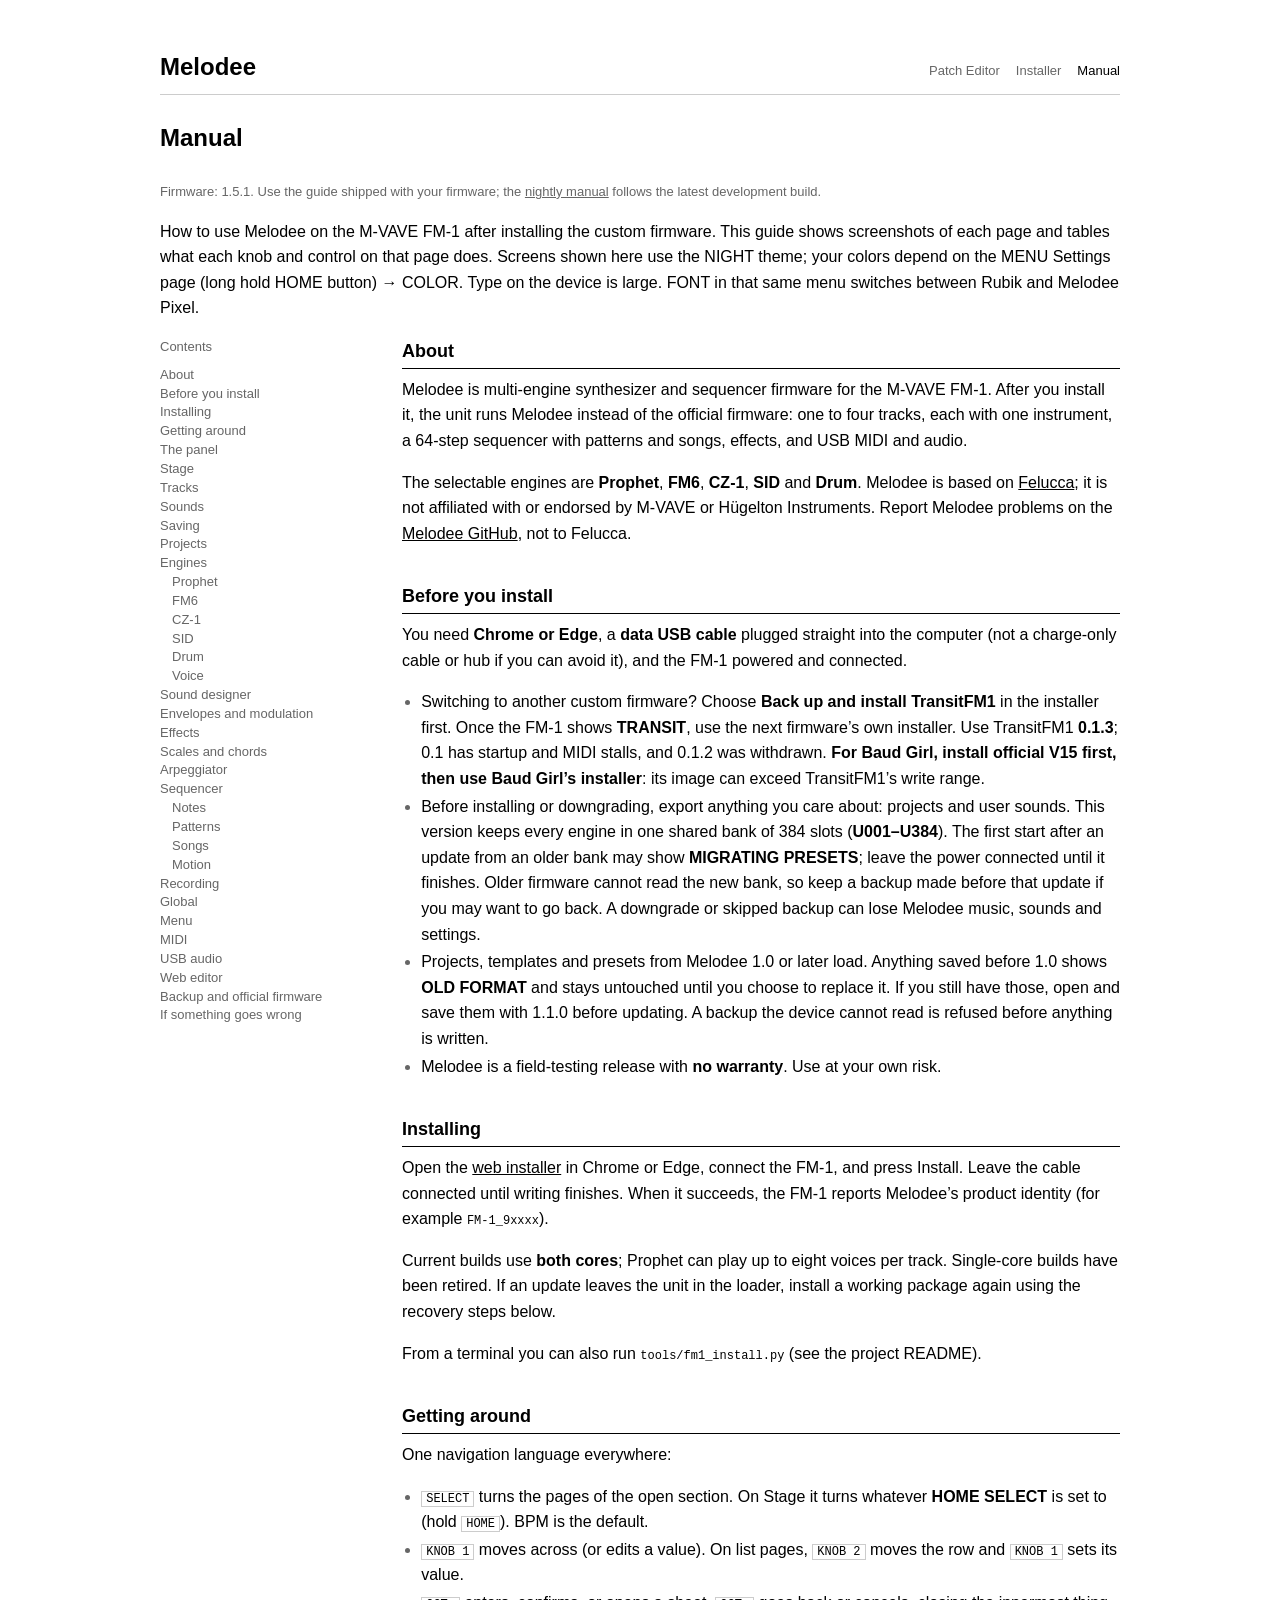
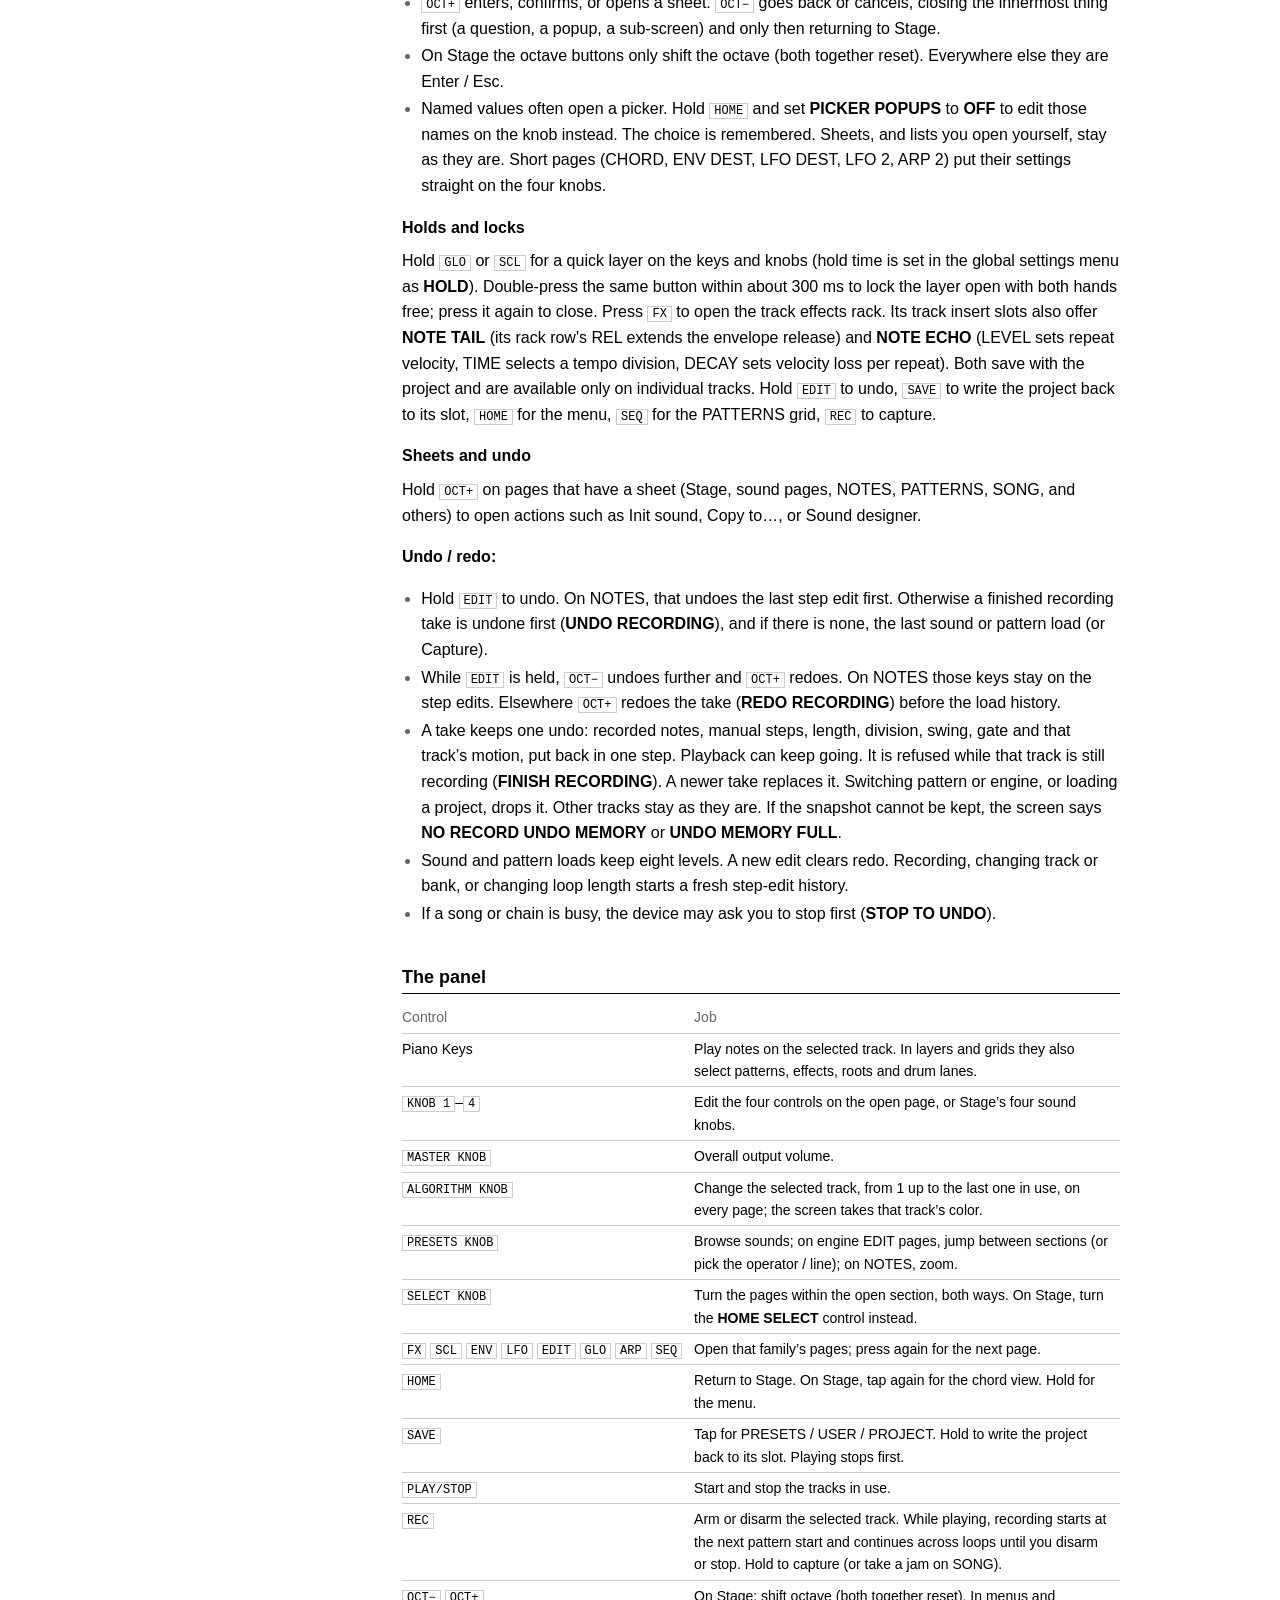
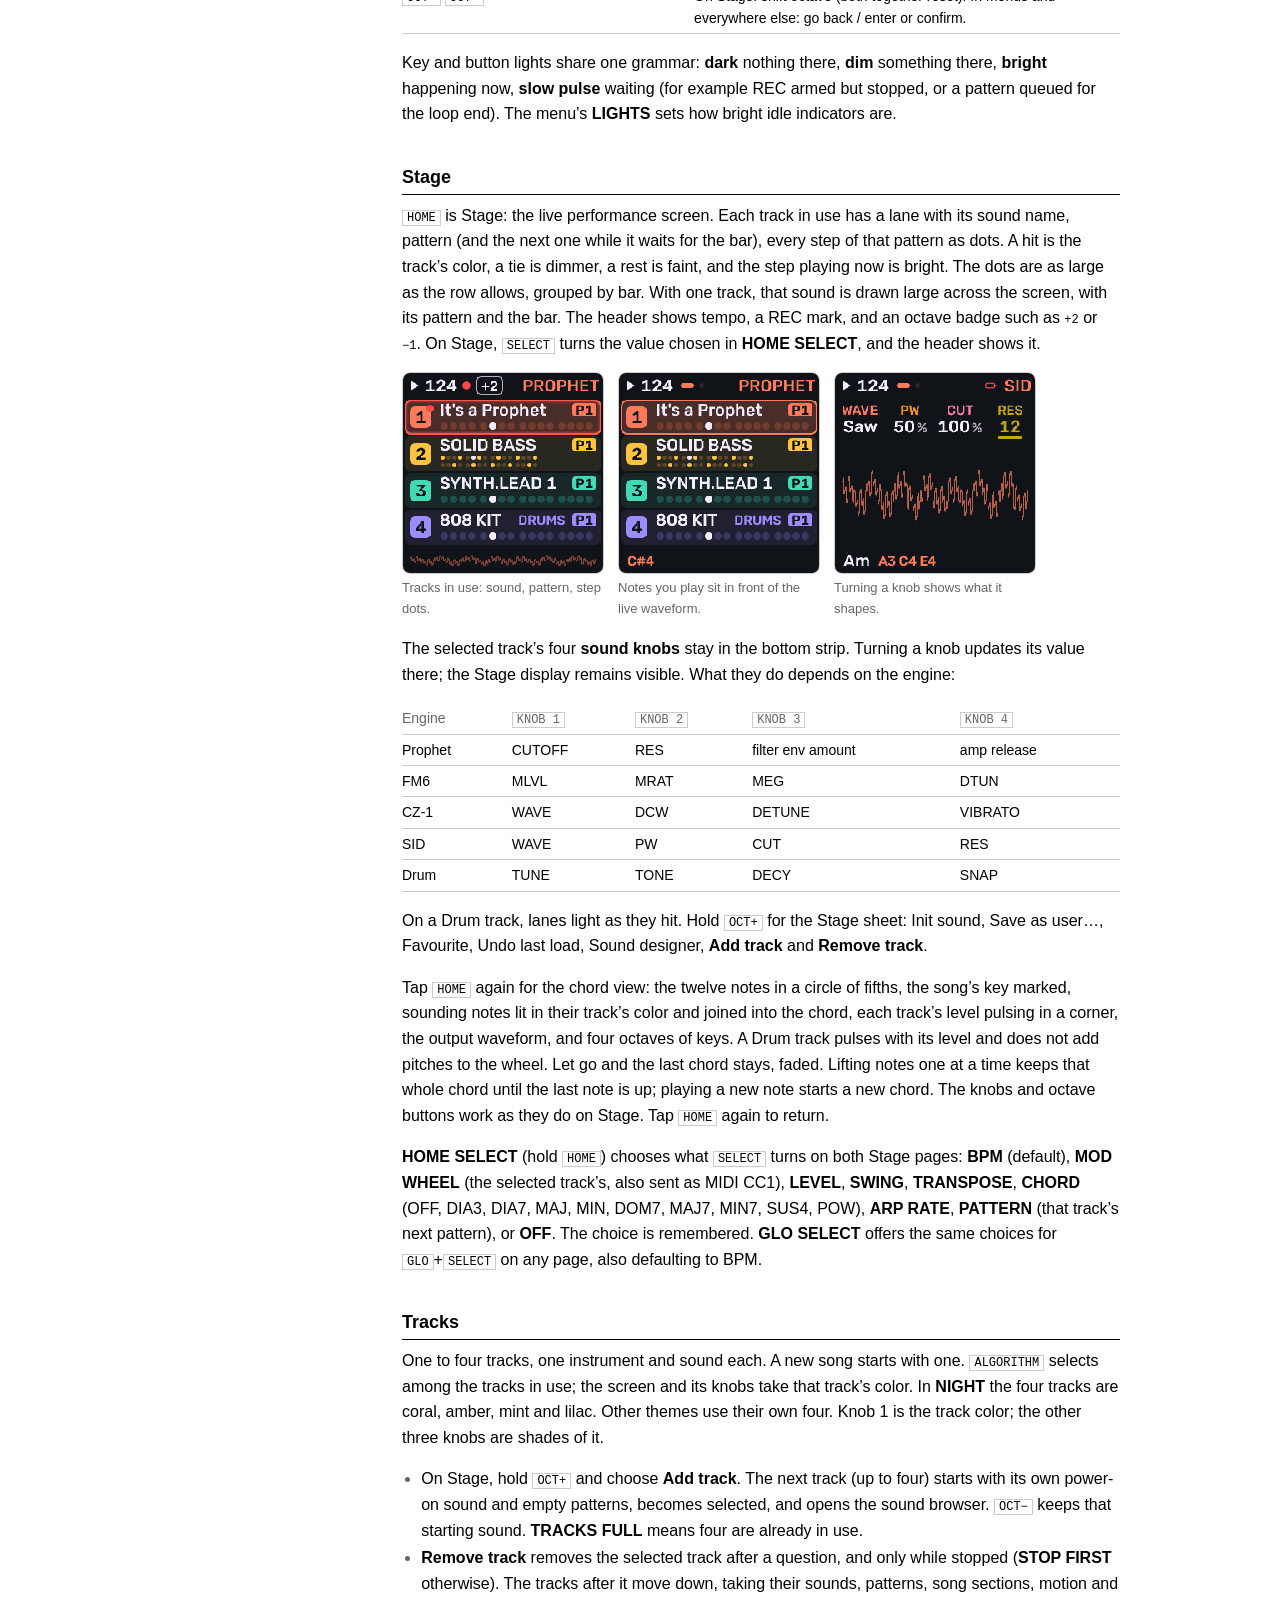
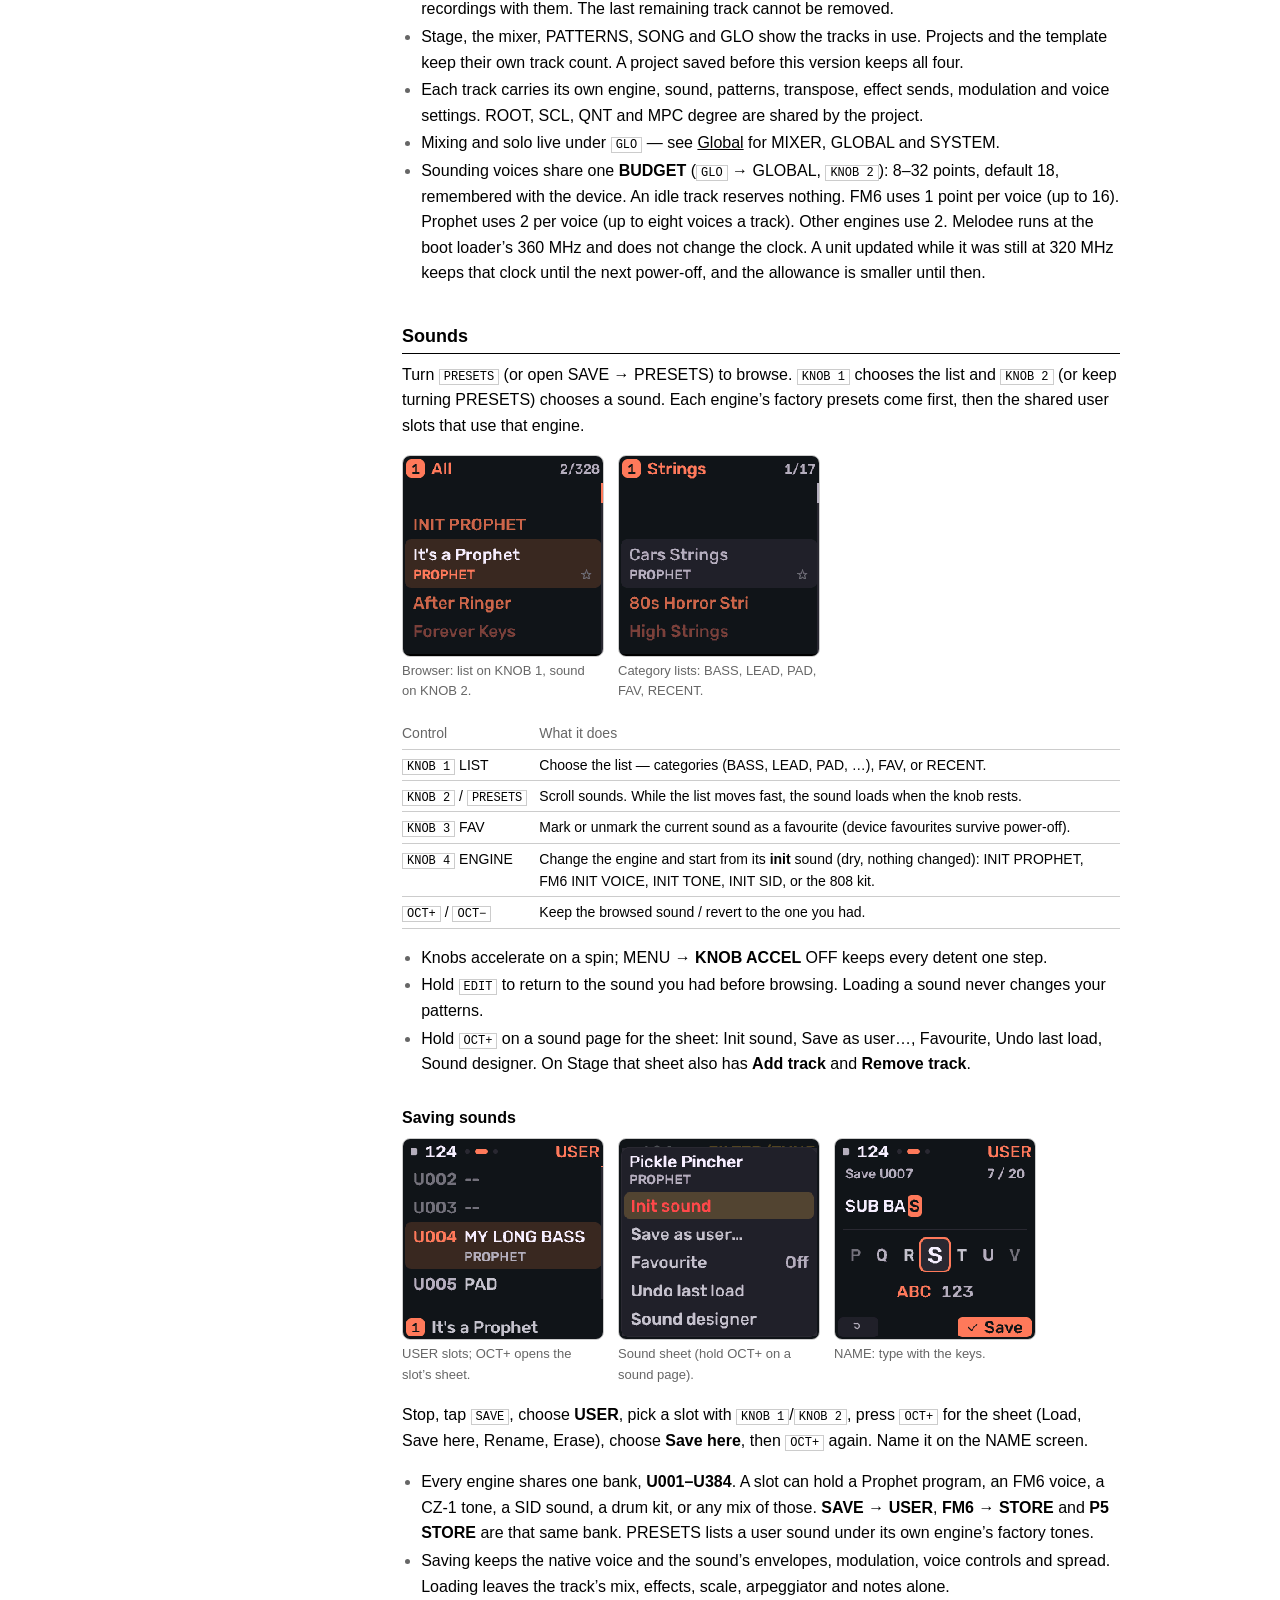
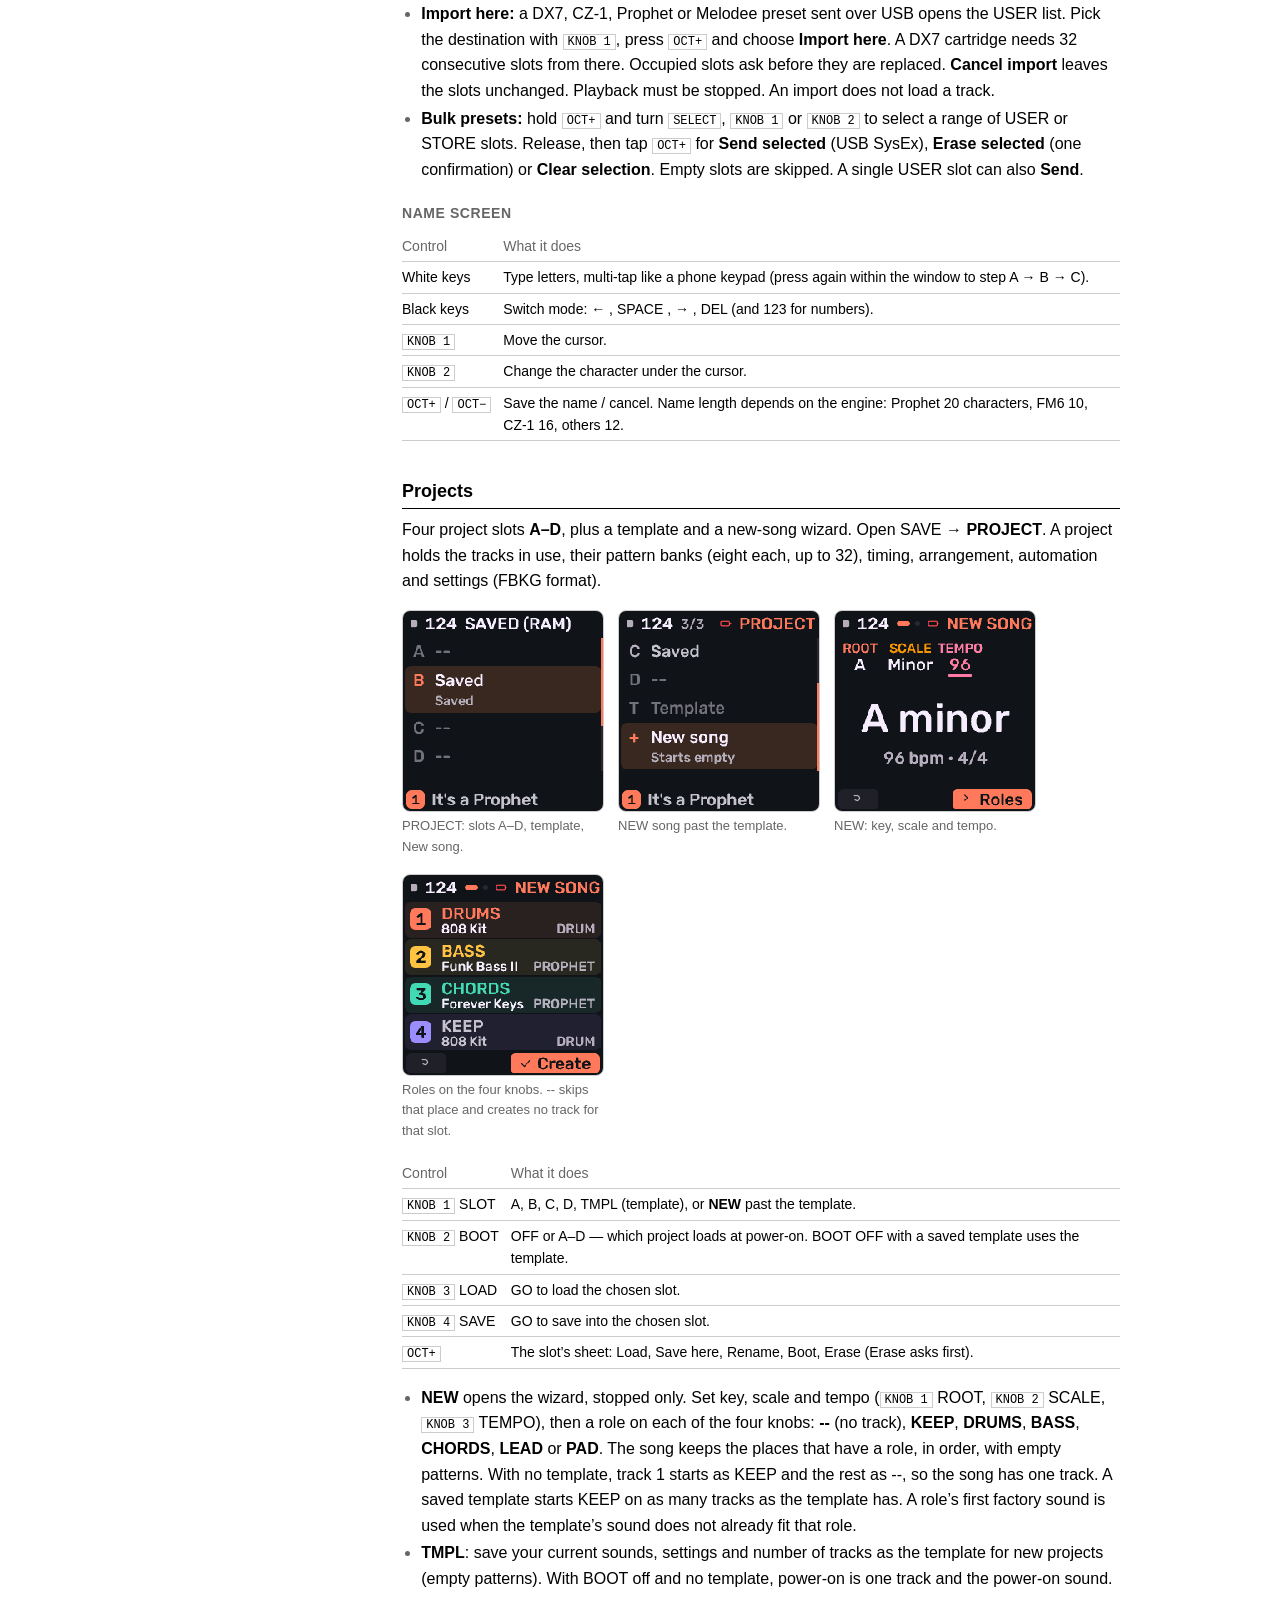
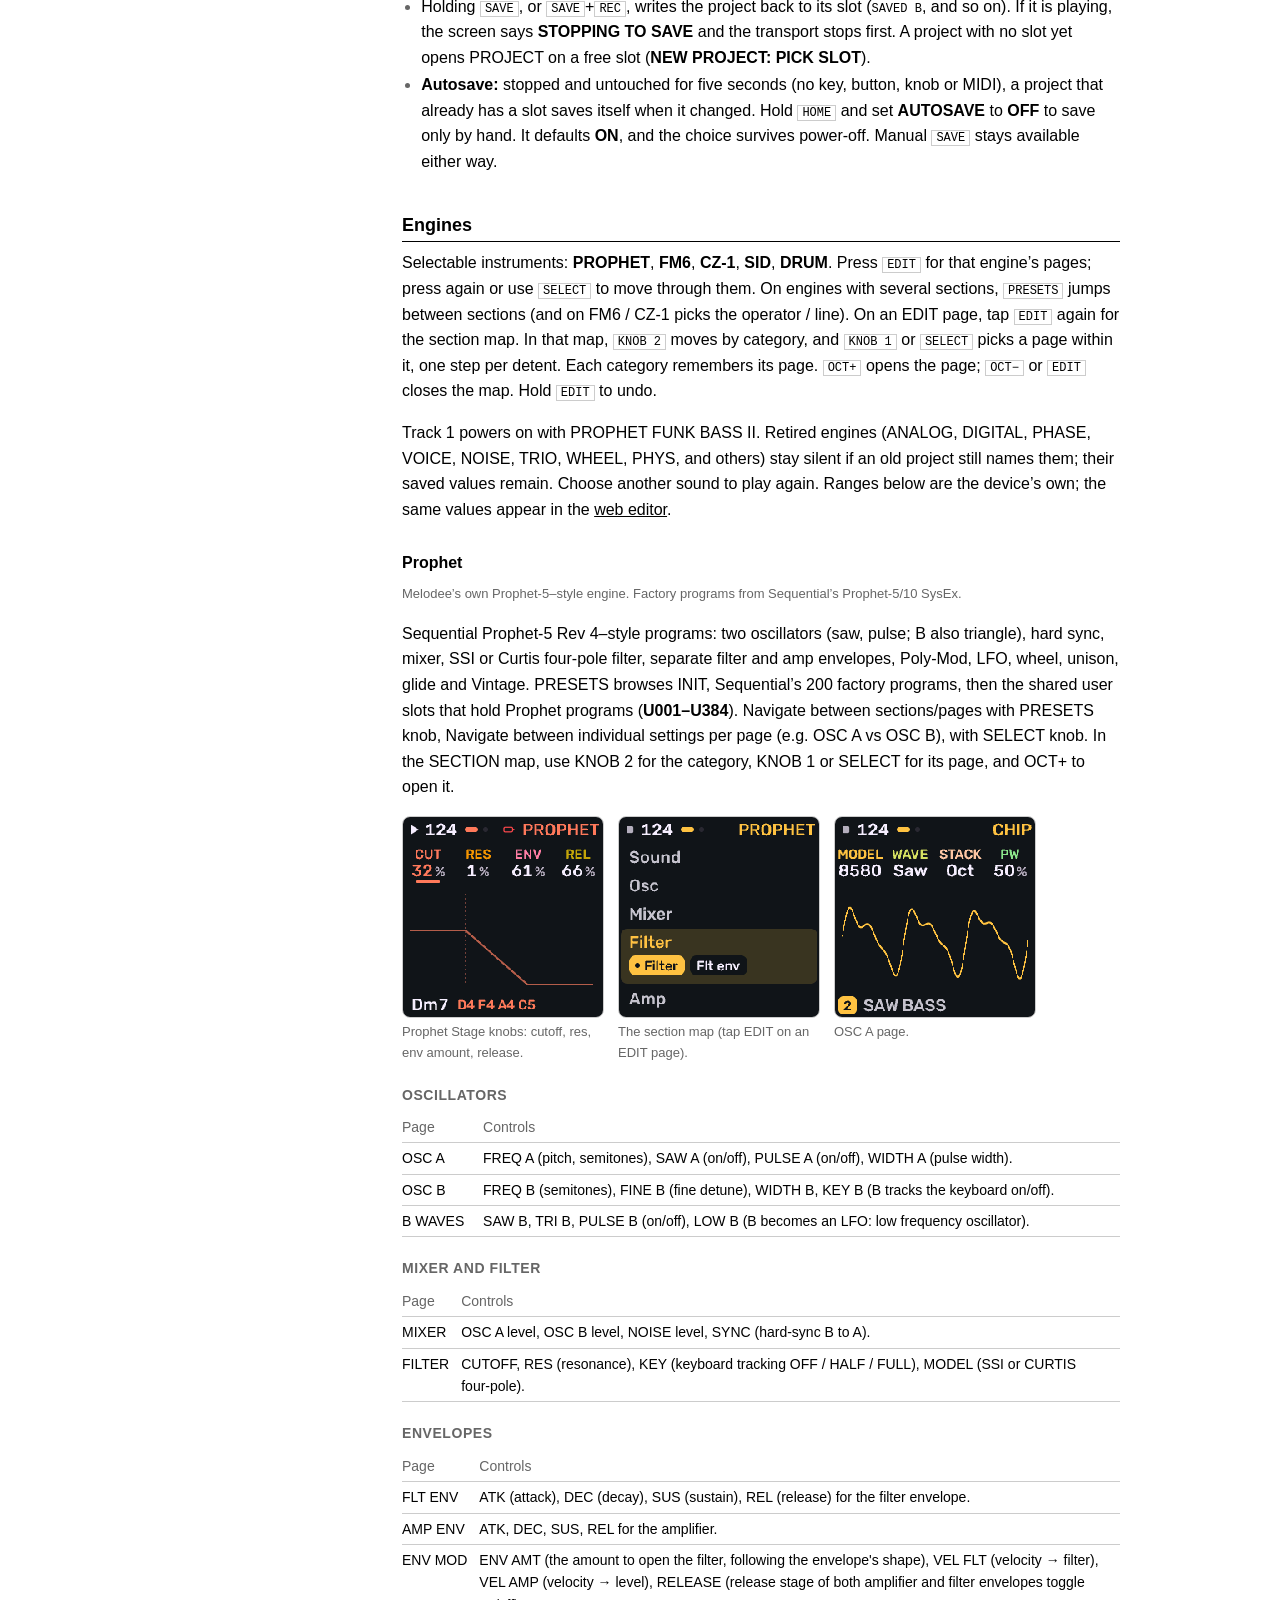
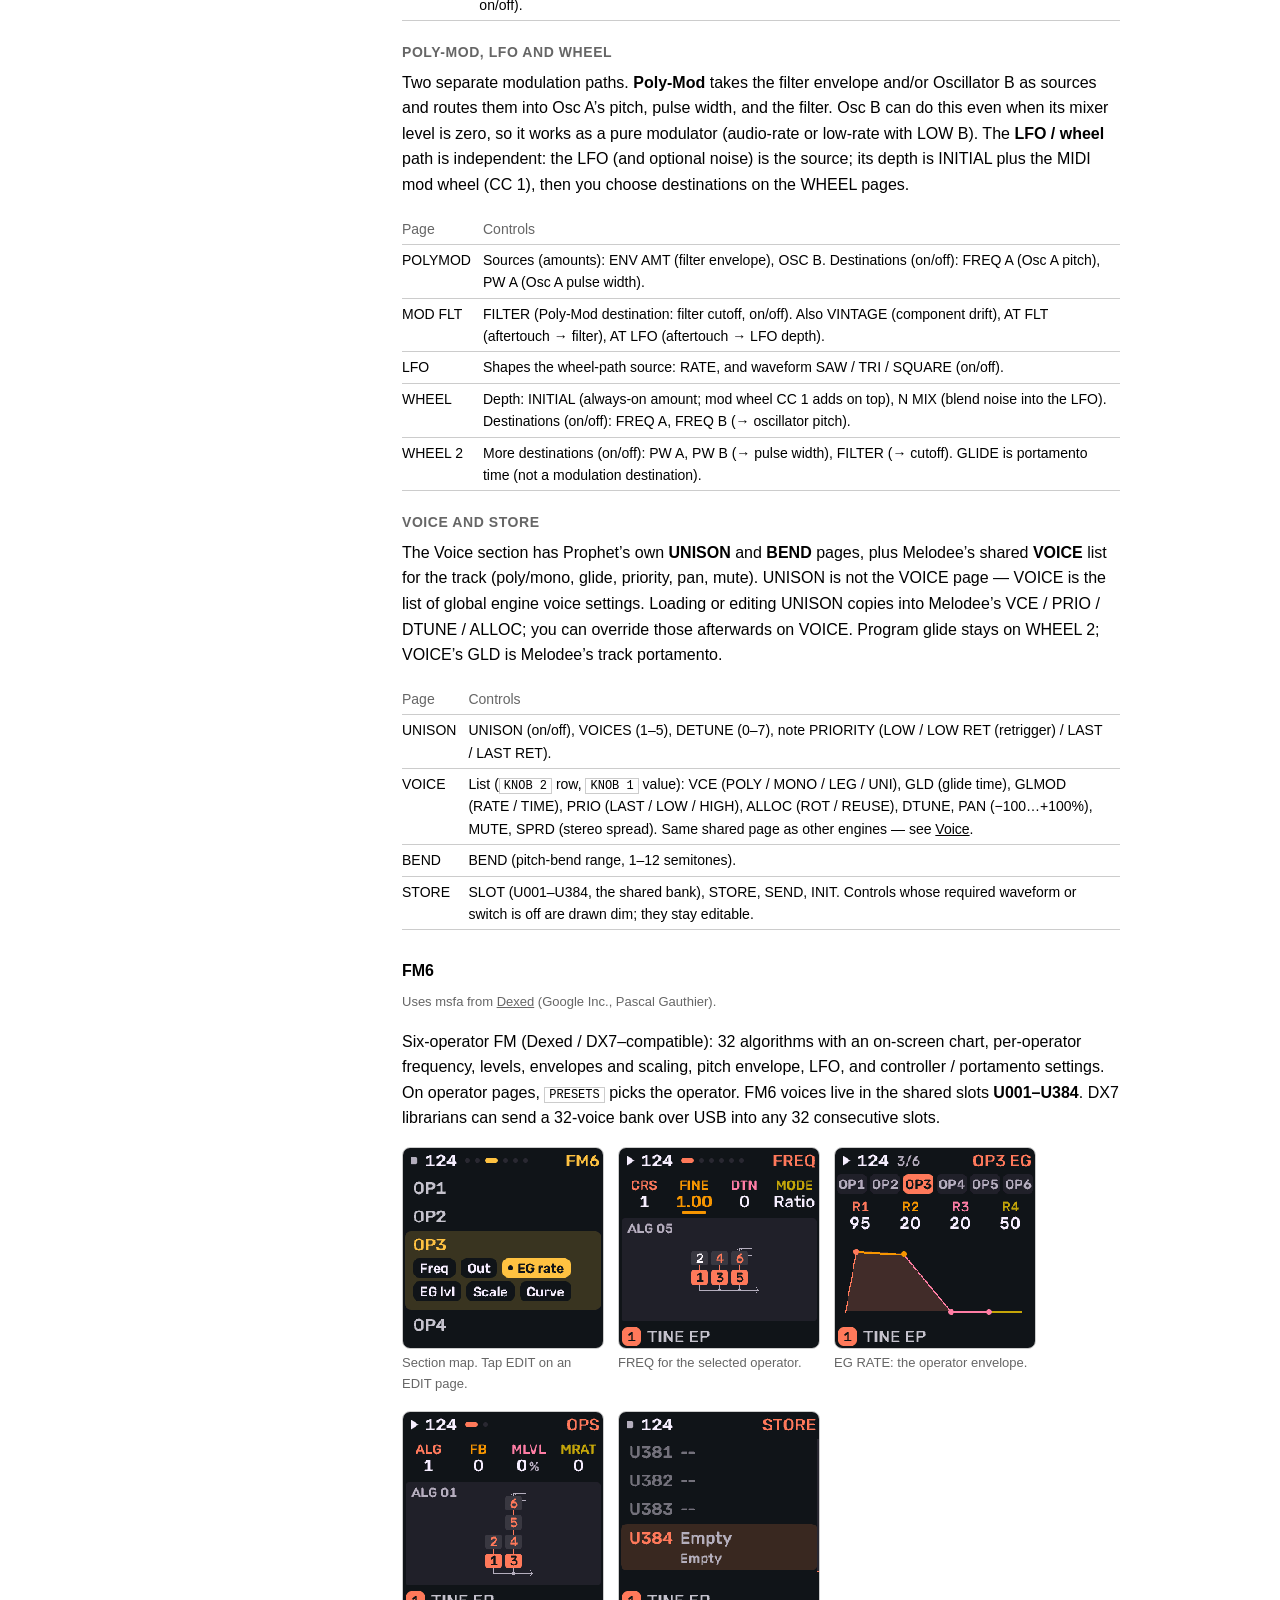
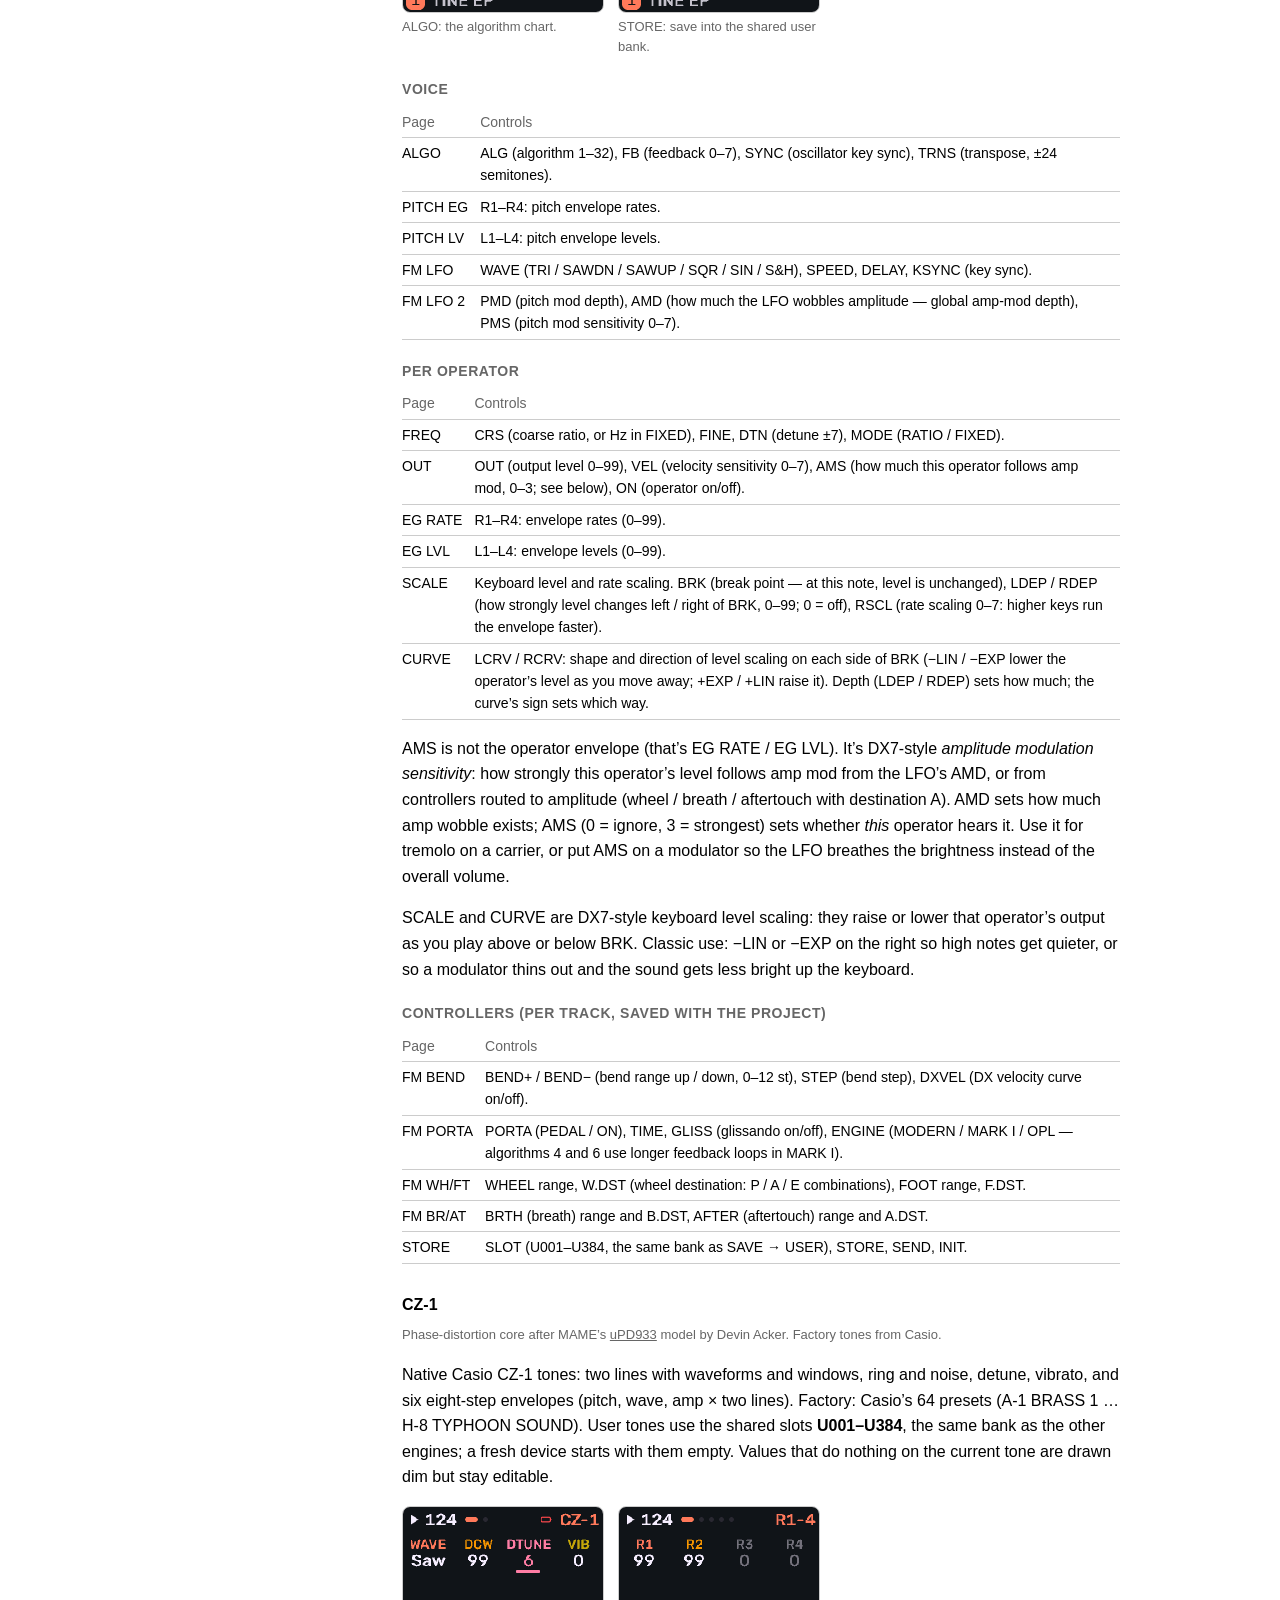
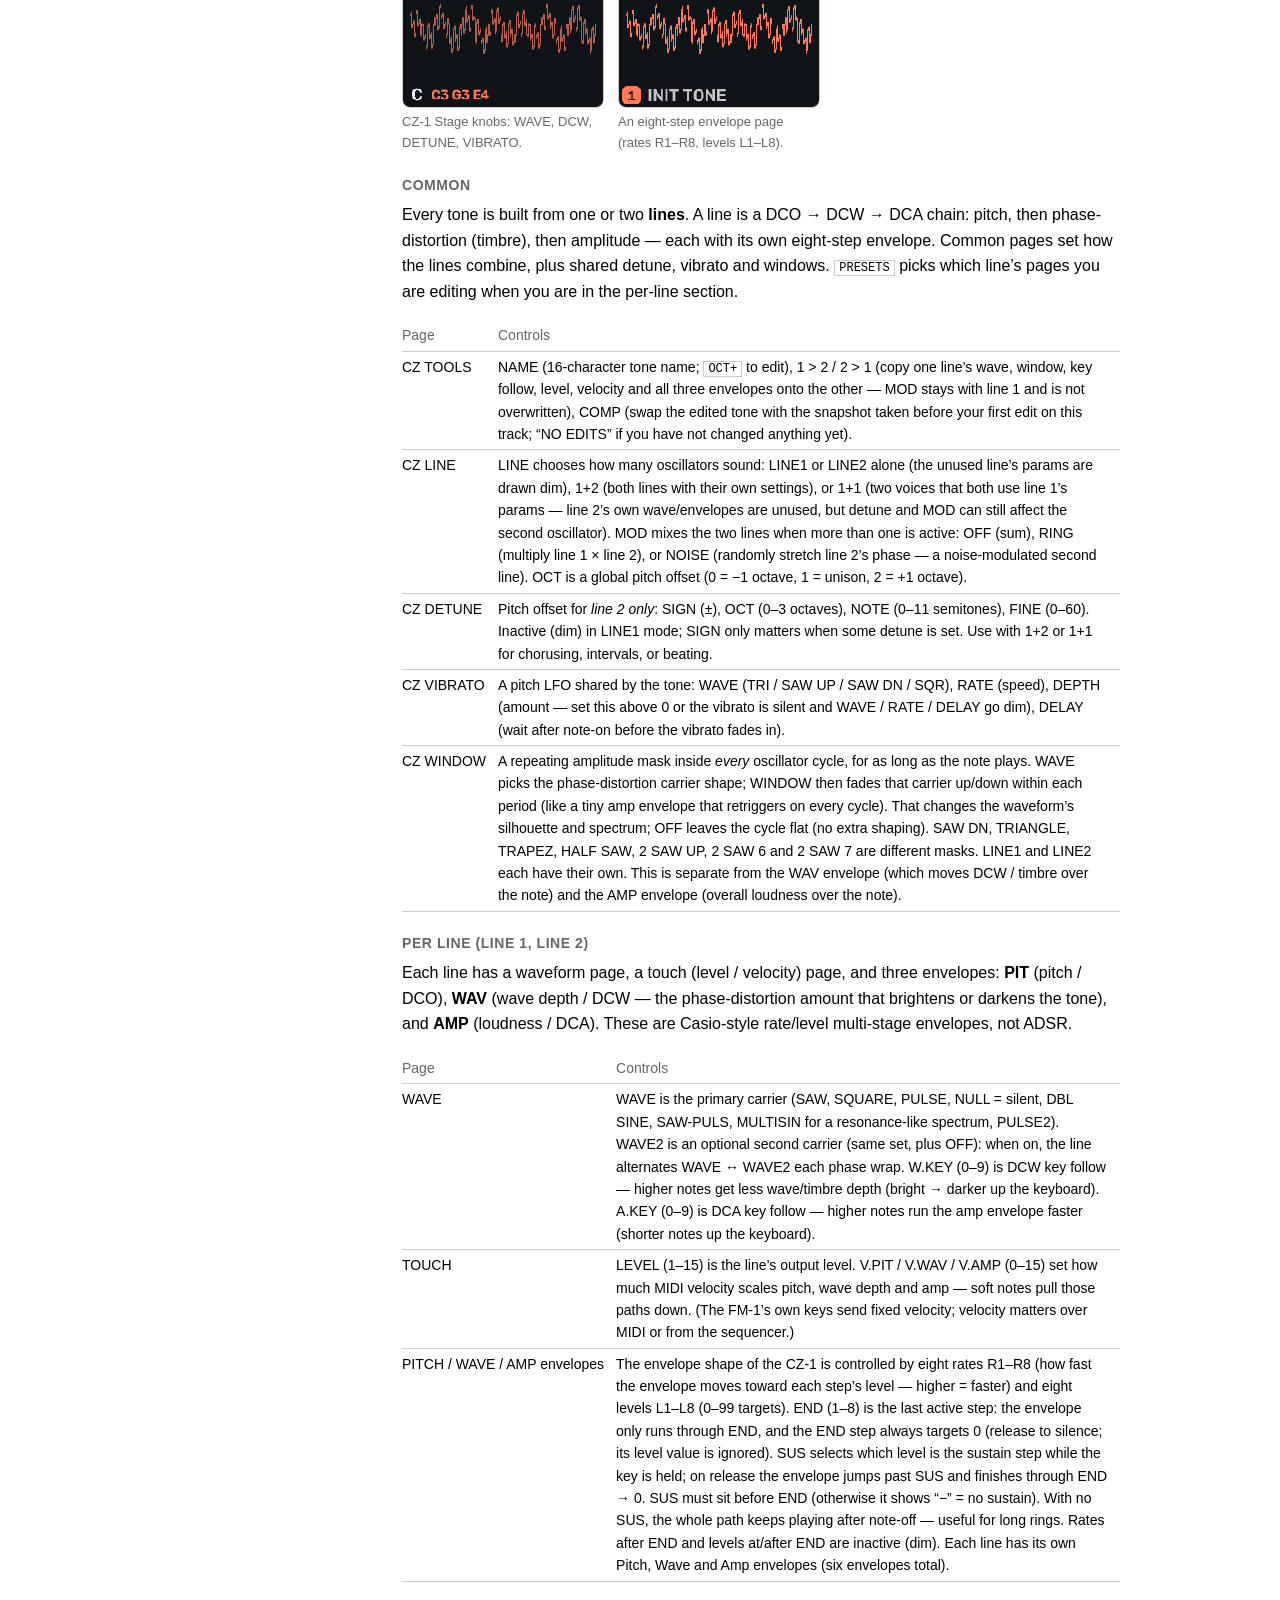
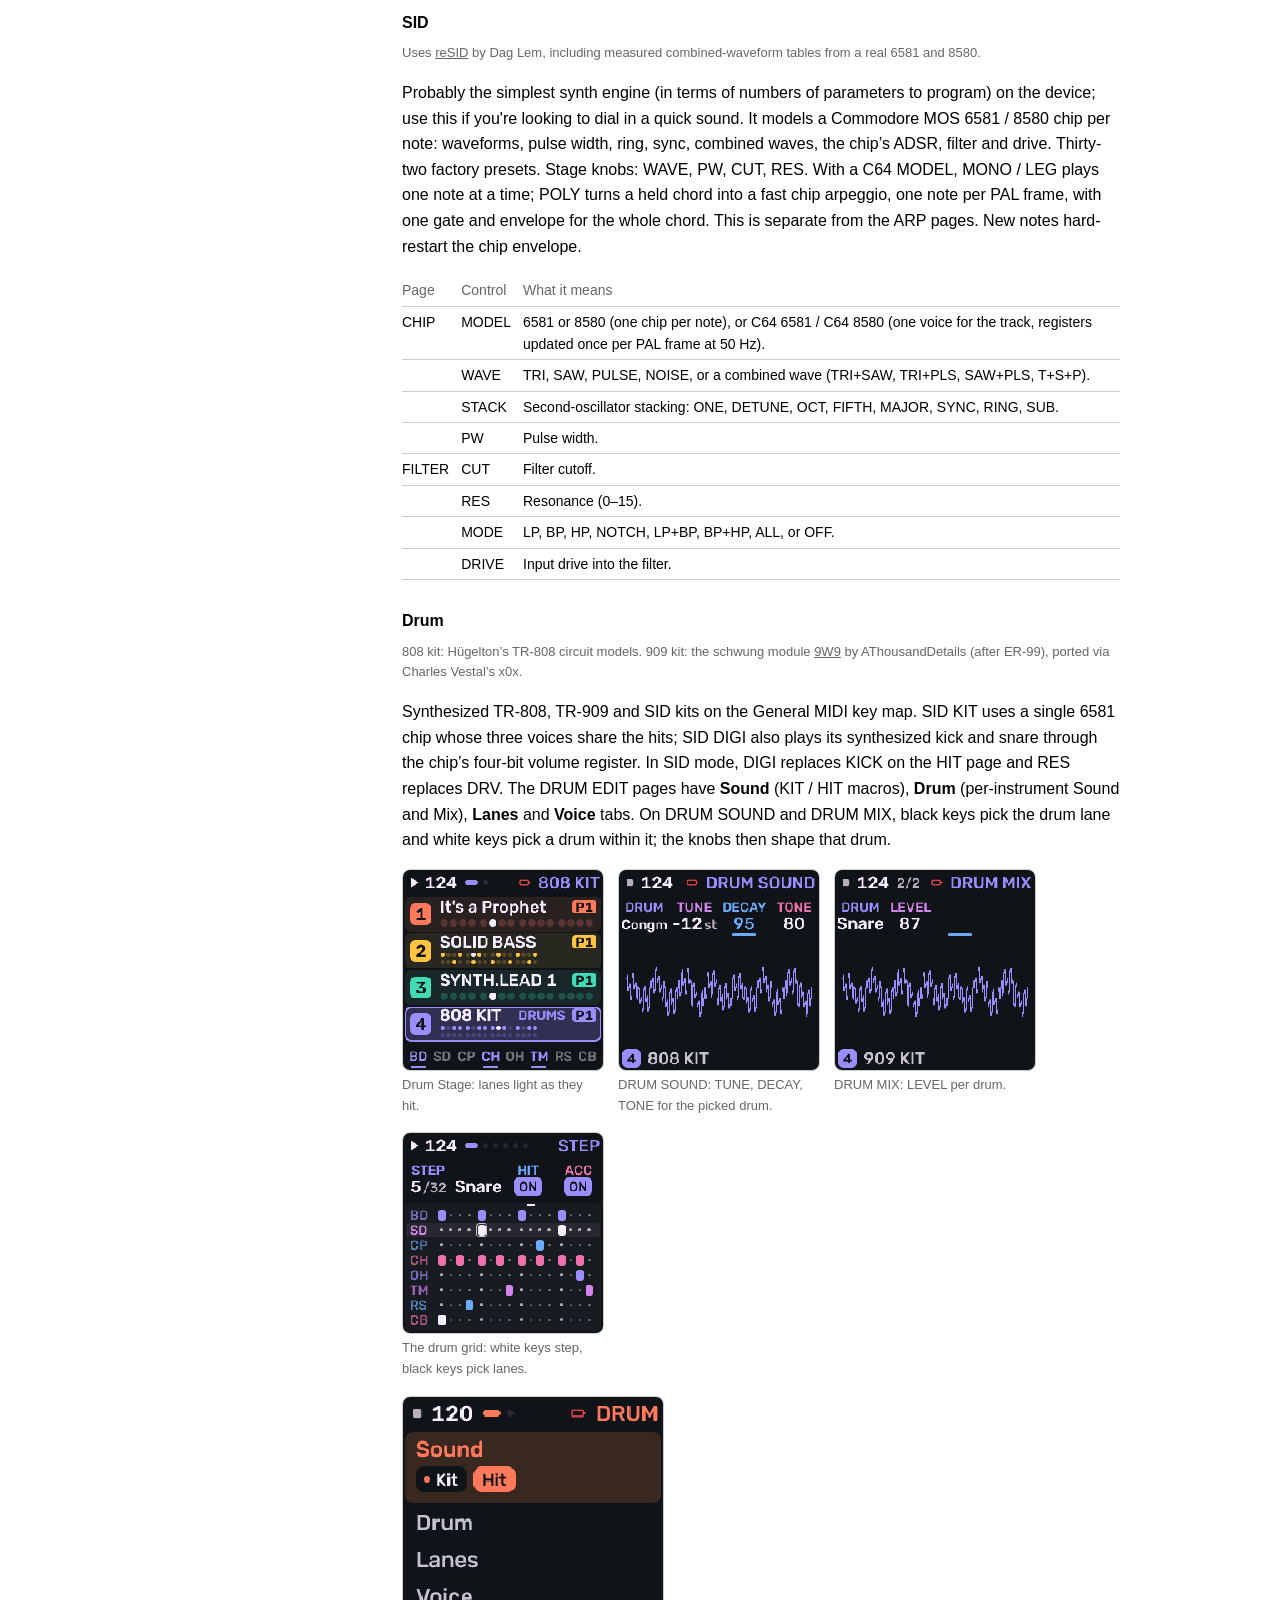
<file: webapp/manual/index.html>
<!doctype html>
<!-- SPDX-License-Identifier: GPL-3.0-only
     Copyright (C) 2026 Kerem Kilic (Ellic Studio)
     Copyright (C) 2026 Relyt29 (@relyt29), Signals Intelligence Sound (https://sigintsound.com/) -->
<!-- Melodee user manual. English only. Screenshots are generated beside this file
     (NIGHT UI renders, tools/manual_shots.py) and are not committed. -->
<html lang="en">
<head>
<meta charset="utf-8">
<meta name="viewport" content="width=device-width, initial-scale=1">
<title>Melodee manual</title>
<style>
  :root { --bg: #fff; --fg: #000; --dim: #666; --line: #ccc; }
  @media (prefers-color-scheme: dark) {
    :root:not([data-theme="light"]) { --bg: #000; --fg: #fff; --dim: #888; --line: #444; }
  }
  :root[data-theme="dark"] { --bg: #000; --fg: #fff; --dim: #888; --line: #444; }
  html { color-scheme: light dark; }
  body { margin: 0; background: var(--bg); color: var(--fg);
         font: 16px/1.6 -apple-system, BlinkMacSystemFont, "Helvetica Neue", Arial, sans-serif; }
  main { max-width: 960px; margin: 0 auto; padding: 48px 16px; }
  h1 { font-size: 24px; font-weight: 600; margin: 0 0 24px; }
  h2 { font-size: 18px; font-weight: 600; margin: 0 0 8px; padding-bottom: 2px; border-bottom: 1px solid var(--fg); }
  h3 { font-size: 16px; font-weight: 600; margin: 0 0 8px; }
  h4 { font-size: 14px; font-weight: 600; margin: 20px 0 6px; color: var(--dim); text-transform: uppercase; letter-spacing: 0.04em; }
  p { margin: 0 0 16px; }
  a { color: inherit; }
  a:focus-visible { outline: 1px solid var(--fg); outline-offset: 2px; }
  .site { display: flex; justify-content: space-between; align-items: baseline; gap: 12px; margin: 0 0 24px; padding-bottom: 8px; border-bottom: 1px solid var(--line); }
  .site .brand { font-size: 24px; font-weight: 600; }
  .site .links { display: flex; gap: 16px; font-size: 13px; }
  .site .links a { color: var(--dim); text-decoration: none; }
  .site .links a:hover { color: var(--fg); }
  .site .links a[aria-current="page"] { color: var(--fg); }
  .small { color: var(--dim); font-size: 13px; }
  .layout { display: grid; grid-template-columns: minmax(0, 1fr); gap: 8px 32px; align-items: start; }
  .toc { margin: 0 0 8px; }
  .toc-label { margin: 0 0 8px; color: var(--dim); font-size: 13px; }
  .toc a { color: var(--dim); text-decoration: none; font-size: 13px; line-height: 1.45; }
  .toc a.here { color: var(--fg); font-weight: 600; }
  .toc a.sub { padding-left: 12px; }
  section { margin: 0 0 36px; scroll-margin-top: 24px; }
  section section { margin: 28px 0 0; }
  ul, ol { margin: 0 0 16px; padding-left: 1.2em; }
  li { margin: 0 0 2px; }
  li::marker { color: var(--dim); }
  table { border-collapse: collapse; width: 100%; margin: 0 0 16px; font-size: 14px; }
  th { font-weight: 400; color: var(--dim); text-align: left; }
  td, th { border-bottom: 1px solid var(--line); padding: 4px 12px 4px 0; vertical-align: top; }
  td:first-child { white-space: nowrap; }
  kbd, code { font: 12px/1.4 ui-monospace, SFMono-Regular, Menlo, Consolas, monospace; }
  kbd { border: 1px solid var(--line); padding: 0 4px; }
  figure { margin: 0 0 16px; }
  figure img { display: block; width: 100%; height: auto; }
  /* Device screens are 240 x 240; keep them small and crisp rather than stretched to the text column. */
  figure.shot { max-width: 260px; }
  figure.shot img { image-rendering: pixelated; border: 1px solid var(--line); border-radius: 8px; }
  .shots { display: flex; flex-wrap: wrap; gap: 16px; align-items: flex-start; margin: 0 0 16px; }
  .shots figure { margin: 0; flex: 0 1 200px; max-width: 210px; }
  figcaption { color: var(--dim); font-size: 13px; margin-top: 4px; }
  footer { margin-top: 24px; }
  @media (max-width: 799px) {
    .toc { display: flex; flex-wrap: wrap; gap: 2px 12px; }
    .toc-label { width: 100%; }
    .toc a.sub { padding-left: 0; }
  }
  @media (min-width: 800px) {
    .layout { grid-template-columns: 210px minmax(0, 1fr); }
    .toc { position: sticky; top: 24px; max-height: calc(100vh - 48px); overflow: auto; display: flex; flex-direction: column; }
  }
</style>
</head>
<body>
<main>
  <nav class="site">
    <span class="brand">Melodee</span>
    <div class="links">
      <a href="../editor/">Patch Editor</a>
      <a href="../installer/">Installer</a>
      <a href="./" aria-current="page">Manual</a>
    </div>
  </nav>
  <h1>Manual</h1>
  <p class="small">Firmware: <span data-firmware-version>1.5.1</span>. Use the guide shipped with your firmware; the <a href="https://keremimo.github.io/melodee/webapp/manual/nightly/">nightly manual</a> follows the latest development build.</p>
  <p>How to use Melodee on the M-VAVE FM-1 after installing the custom firmware. This guide shows screenshots of each page and tables what each knob and control on that page does. Screens shown here use the NIGHT theme; your colors depend on the MENU Settings page (long hold HOME button) → COLOR. Type on the device is large. FONT in that same menu switches between Rubik and Melodee Pixel.</p>

  <div class="layout">
    <nav class="toc" id="toc" aria-label="Contents">
      <p class="toc-label">Contents</p>
      <a href="#about">About</a>
      <a href="#before">Before you install</a>
      <a href="#install">Installing</a>
      <a href="#navigate">Getting around</a>
      <a href="#panel">The panel</a>
      <a href="#stage">Stage</a>
      <a href="#tracks">Tracks</a>
      <a href="#sounds">Sounds</a>
      <a href="#saving">Saving</a>
      <a href="#projects">Projects</a>
      <a href="#engines">Engines</a>
      <a class="sub" href="#prophet">Prophet</a>
      <a class="sub" href="#fm6">FM6</a>
      <a class="sub" href="#cz1">CZ-1</a>
      <a class="sub" href="#sid">SID</a>
      <a class="sub" href="#drum">Drum</a>
      <a class="sub" href="#voice">Voice</a>
      <a href="#designer">Sound designer</a>
      <a href="#modulation">Envelopes and modulation</a>
      <a href="#effects">Effects</a>
      <a href="#scales">Scales and chords</a>
      <a href="#arp">Arpeggiator</a>
      <a href="#sequencer">Sequencer</a>
      <a class="sub" href="#notes">Notes</a>
      <a class="sub" href="#patterns">Patterns</a>
      <a class="sub" href="#songs">Songs</a>
      <a class="sub" href="#motion">Motion</a>
      <a href="#recording">Recording</a>
      <a href="#global">Global</a>
      <a href="#menu">Menu</a>
      <a href="#midi">MIDI</a>
      <a href="#usb-audio">USB audio</a>
      <a href="#editor">Web editor</a>
      <a href="#backup">Backup and official firmware</a>
      <a href="#trouble">If something goes wrong</a>
    </nav>

    <article id="doc">
      <section id="about">
        <h2>About</h2>
        <p>Melodee is multi-engine synthesizer and sequencer firmware for the M-VAVE FM-1. After you install it, the unit runs Melodee instead of the official firmware: one to four tracks, each with one instrument, a 64-step sequencer with patterns and songs, effects, and USB MIDI and audio.</p>
        <p>The selectable engines are <strong>Prophet</strong>, <strong>FM6</strong>, <strong>CZ-1</strong>, <strong>SID</strong> and <strong>Drum</strong>. Melodee is based on <a href="https://github.com/hugelton/Felucca" target="_blank" rel="noopener">Felucca</a>; it is not affiliated with or endorsed by M-VAVE or Hügelton Instruments. Report Melodee problems on the <a href="https://github.com/keremimo/melodee" target="_blank" rel="noopener">Melodee GitHub</a>, not to Felucca.</p>
      </section>

      <section id="before">
        <h2>Before you install</h2>
        <p>You need <strong>Chrome or Edge</strong>, a <strong>data USB cable</strong> plugged straight into the computer (not a charge-only cable or hub if you can avoid it), and the FM-1 powered and connected.</p>
        <ul>
          <li>Switching to another custom firmware? Choose <strong>Back up and install TransitFM1</strong> in the installer first. Once the FM-1 shows <strong>TRANSIT</strong>, use the next firmware’s own installer. Use TransitFM1 <strong>0.1.3</strong>; 0.1 has startup and MIDI stalls, and 0.1.2 was withdrawn. <strong>For Baud Girl, install official V15 first, then use Baud Girl’s installer</strong>: its image can exceed TransitFM1’s write range.</li>
          <li>Before installing or downgrading, export anything you care about: projects and user sounds. This version keeps every engine in one shared bank of 384 slots (<strong>U001–U384</strong>). The first start after an update from an older bank may show <strong>MIGRATING PRESETS</strong>; leave the power connected until it finishes. Older firmware cannot read the new bank, so keep a backup made before that update if you may want to go back. A downgrade or skipped backup can lose Melodee music, sounds and settings.</li>
          <li>Projects, templates and presets from Melodee 1.0 or later load. Anything saved before 1.0 shows <strong>OLD FORMAT</strong> and stays untouched until you choose to replace it. If you still have those, open and save them with 1.1.0 before updating. A backup the device cannot read is refused before anything is written.</li>
          <li>Melodee is a field-testing release with <strong>no warranty</strong>. Use at your own risk.</li>
        </ul>
      </section>

      <section id="install">
        <h2>Installing</h2>
        <p>Open the <a href="../installer/">web installer</a> in Chrome or Edge, connect the FM-1, and press Install. Leave the cable connected until writing finishes. When it succeeds, the FM-1 reports Melodee’s product identity (for example <code>FM-1_9xxxx</code>).</p>
        <p>Current builds use <strong>both cores</strong>; Prophet can play up to eight voices per track. Single-core builds have been retired. If an update leaves the unit in the loader, install a working package again using the recovery steps below.</p>
        <p>From a terminal you can also run <code>tools/fm1_install.py</code> (see the project README).</p>
      </section>

      <section id="navigate">
        <h2>Getting around</h2>
        <p>One navigation language everywhere:</p>
        <ul>
          <li><kbd>SELECT</kbd> turns the pages of the open section. On Stage it turns whatever <strong>HOME SELECT</strong> is set to (hold <kbd>HOME</kbd>). BPM is the default.</li>
          <li><kbd>KNOB 1</kbd> moves across (or edits a value). On list pages, <kbd>KNOB 2</kbd> moves the row and <kbd>KNOB 1</kbd> sets its value.</li>
          <li><kbd>OCT+</kbd> enters, confirms, or opens a sheet. <kbd>OCT−</kbd> goes back or cancels, closing the innermost thing first (a question, a popup, a sub-screen) and only then returning to Stage.</li>
          <li>On Stage the octave buttons only shift the octave (both together reset). Everywhere else they are Enter / Esc.</li>
          <li>Named values often open a picker. Hold <kbd>HOME</kbd> and set <strong>PICKER POPUPS</strong> to <strong>OFF</strong> to edit those names on the knob instead. The choice is remembered. Sheets, and lists you open yourself, stay as they are. Short pages (CHORD, ENV DEST, LFO DEST, LFO 2, ARP 2) put their settings straight on the four knobs.</li>
        </ul>
        <h3>Holds and locks</h3>
        <p>Hold <kbd>GLO</kbd> or <kbd>SCL</kbd> for a quick layer on the keys and knobs (hold time is set in the global settings menu as <strong>HOLD</strong>). Double-press the same button within about 300&nbsp;ms to lock the layer open with both hands free; press it again to close. Press <kbd>FX</kbd> to open the track effects rack. Its track insert slots also offer <strong>NOTE TAIL</strong> (its rack row's REL extends the envelope release) and <strong>NOTE ECHO</strong> (LEVEL sets repeat velocity, TIME selects a tempo division, DECAY sets velocity loss per repeat). Both save with the project and are available only on individual tracks. Hold <kbd>EDIT</kbd> to undo, <kbd>SAVE</kbd> to write the project back to its slot, <kbd>HOME</kbd> for the menu, <kbd>SEQ</kbd> for the PATTERNS grid, <kbd>REC</kbd> to capture.</p>
        <h3>Sheets and undo</h3>
        <p>Hold <kbd>OCT+</kbd> on pages that have a sheet (Stage, sound pages, NOTES, PATTERNS, SONG, and others) to open actions such as Init sound, Copy to…, or Sound designer.</p>
        <p><strong>Undo / redo:</strong></p>
        <ul>
          <li>Hold <kbd>EDIT</kbd> to undo. On NOTES, that undoes the last step edit first. Otherwise a finished recording take is undone first (<strong>UNDO RECORDING</strong>), and if there is none, the last sound or pattern load (or Capture).</li>
          <li>While <kbd>EDIT</kbd> is held, <kbd>OCT−</kbd> undoes further and <kbd>OCT+</kbd> redoes. On NOTES those keys stay on the step edits. Elsewhere <kbd>OCT+</kbd> redoes the take (<strong>REDO RECORDING</strong>) before the load history.</li>
          <li>A take keeps one undo: recorded notes, manual steps, length, division, swing, gate and that track’s motion, put back in one step. Playback can keep going. It is refused while that track is still recording (<strong>FINISH RECORDING</strong>). A newer take replaces it. Switching pattern or engine, or loading a project, drops it. Other tracks stay as they are. If the snapshot cannot be kept, the screen says <strong>NO RECORD UNDO MEMORY</strong> or <strong>UNDO MEMORY FULL</strong>.</li>
          <li>Sound and pattern loads keep eight levels. A new edit clears redo. Recording, changing track or bank, or changing loop length starts a fresh step-edit history.</li>
          <li>If a song or chain is busy, the device may ask you to stop first (<strong>STOP TO UNDO</strong>).</li>
        </ul>
      </section>

      <section id="panel">
        <h2>The panel</h2>
        <table>
          <thead><tr><th>Control</th><th>Job</th></tr></thead>
          <tbody>
            <tr><td>Piano Keys</td><td>Play notes on the selected track. In layers and grids they also select patterns, effects, roots and drum lanes.</td></tr>
            <tr><td><kbd>KNOB 1</kbd>–<kbd>4</kbd></td><td>Edit the four controls on the open page, or Stage’s four sound knobs.</td></tr>
            <tr><td><kbd>MASTER KNOB</kbd></td><td>Overall output volume.</td></tr>
            <tr><td><kbd>ALGORITHM KNOB</kbd></td><td>Change the selected track, from 1 up to the last one in use, on every page; the screen takes that track’s color.</td></tr>
            <tr><td><kbd>PRESETS KNOB</kbd></td><td>Browse sounds; on engine EDIT pages, jump between sections (or pick the operator / line); on NOTES, zoom.</td></tr>
            <tr><td><kbd>SELECT KNOB</kbd></td><td>Turn the pages within the open section, both ways. On Stage, turn the <strong>HOME SELECT</strong> control instead.</td></tr>
            <tr><td><kbd>FX</kbd> <kbd>SCL</kbd> <kbd>ENV</kbd> <kbd>LFO</kbd> <kbd>EDIT</kbd> <kbd>GLO</kbd> <kbd>ARP</kbd> <kbd>SEQ</kbd></td><td>Open that family’s pages; press again for the next page.</td></tr>
            <tr><td><kbd>HOME</kbd></td><td>Return to Stage. On Stage, tap again for the chord view. Hold for the menu.</td></tr>
            <tr><td><kbd>SAVE</kbd></td><td>Tap for PRESETS / USER / PROJECT. Hold to write the project back to its slot. Playing stops first.</td></tr>
            <tr><td><kbd>PLAY/STOP</kbd></td><td>Start and stop the tracks in use.</td></tr>
            <tr><td><kbd>REC</kbd></td><td>Arm or disarm the selected track. While playing, recording starts at the next pattern start and continues across loops until you disarm or stop. Hold to capture (or take a jam on SONG).</td></tr>
            <tr><td><kbd>OCT−</kbd> <kbd>OCT+</kbd></td><td>On Stage: shift octave (both together reset). In menus and everywhere else: go back / enter or confirm.</td></tr>
          </tbody>
        </table>
        <p>Key and button lights share one grammar: <strong>dark</strong> nothing there, <strong>dim</strong> something there, <strong>bright</strong> happening now, <strong>slow pulse</strong> waiting (for example REC armed but stopped, or a pattern queued for the loop end). The menu’s <strong>LIGHTS</strong> sets how bright idle indicators are.</p>
      </section>


      <section id="stage">
        <h2>Stage</h2>
        <p><kbd>HOME</kbd> is Stage: the live performance screen. Each track in use has a lane with its sound name, pattern (and the next one while it waits for the bar), every step of that pattern as dots. A hit is the track’s color, a tie is dimmer, a rest is faint, and the step playing now is bright. The dots are as large as the row allows, grouped by bar. With one track, that sound is drawn large across the screen, with its pattern and the bar. The header shows tempo, a REC mark, and an octave badge such as <code>+2</code> or <code>−1</code>. On Stage, <kbd>SELECT</kbd> turns the value chosen in <strong>HOME SELECT</strong>, and the header shows it.</p>
        <div class="shots">
          <figure class="shot"><img src="home.png" alt="Stage with a lane for each track in use" width="240" height="240"><figcaption>Tracks in use: sound, pattern, step dots.</figcaption></figure>
          <figure class="shot"><img src="home_note.png" alt="Stage showing played notes over the waveform" width="240" height="240"><figcaption>Notes you play sit in front of the live waveform.</figcaption></figure>
          <figure class="shot"><img src="stage_filter.png" alt="Stage with a sound knob turning" width="240" height="240"><figcaption>Turning a knob shows what it shapes.</figcaption></figure>
        </div>
        <p>The selected track’s four <strong>sound knobs</strong> stay in the bottom strip. Turning a knob updates its value there; the Stage display remains visible. What they do depends on the engine:</p>
        <table>
          <thead><tr><th>Engine</th><th><kbd>KNOB 1</kbd></th><th><kbd>KNOB 2</kbd></th><th><kbd>KNOB 3</kbd></th><th><kbd>KNOB 4</kbd></th></tr></thead>
          <tbody>
            <tr><td>Prophet</td><td>CUTOFF</td><td>RES</td><td>filter env amount</td><td>amp release</td></tr>
            <tr><td>FM6</td><td>MLVL</td><td>MRAT</td><td>MEG</td><td>DTUN</td></tr>
            <tr><td>CZ-1</td><td>WAVE</td><td>DCW</td><td>DETUNE</td><td>VIBRATO</td></tr>
            <tr><td>SID</td><td>WAVE</td><td>PW</td><td>CUT</td><td>RES</td></tr>
            <tr><td>Drum</td><td>TUNE</td><td>TONE</td><td>DECY</td><td>SNAP</td></tr>
          </tbody>
        </table>
        <p>On a Drum track, lanes light as they hit. Hold <kbd>OCT+</kbd> for the Stage sheet: Init sound, Save as user…, Favourite, Undo last load, Sound designer, <strong>Add track</strong> and <strong>Remove track</strong>.</p>
        <p>Tap <kbd>HOME</kbd> again for the chord view: the twelve notes in a circle of fifths, the song’s key marked, sounding notes lit in their track’s color and joined into the chord, each track’s level pulsing in a corner, the output waveform, and four octaves of keys. A Drum track pulses with its level and does not add pitches to the wheel. Let go and the last chord stays, faded. Lifting notes one at a time keeps that whole chord until the last note is up; playing a new note starts a new chord. The knobs and octave buttons work as they do on Stage. Tap <kbd>HOME</kbd> again to return.</p>
        <p><strong>HOME SELECT</strong> (hold <kbd>HOME</kbd>) chooses what <kbd>SELECT</kbd> turns on both Stage pages: <strong>BPM</strong> (default), <strong>MOD WHEEL</strong> (the selected track’s, also sent as MIDI CC1), <strong>LEVEL</strong>, <strong>SWING</strong>, <strong>TRANSPOSE</strong>, <strong>CHORD</strong> (OFF, DIA3, DIA7, MAJ, MIN, DOM7, MAJ7, MIN7, SUS4, POW), <strong>ARP RATE</strong>, <strong>PATTERN</strong> (that track’s next pattern), or <strong>OFF</strong>. The choice is remembered. <strong>GLO SELECT</strong> offers the same choices for <kbd>GLO</kbd>+<kbd>SELECT</kbd> on any page, also defaulting to BPM.</p>
      </section>

      <section id="tracks">
        <h2>Tracks</h2>
        <p>One to four tracks, one instrument and sound each. A new song starts with one. <kbd>ALGORITHM</kbd> selects among the tracks in use; the screen and its knobs take that track’s color. In <strong>NIGHT</strong> the four tracks are coral, amber, mint and lilac. Other themes use their own four. Knob 1 is the track color; the other three knobs are shades of it.</p>
        <ul>
          <li>On Stage, hold <kbd>OCT+</kbd> and choose <strong>Add track</strong>. The next track (up to four) starts with its own power-on sound and empty patterns, becomes selected, and opens the sound browser. <kbd>OCT−</kbd> keeps that starting sound. <strong>TRACKS FULL</strong> means four are already in use.</li>
          <li><strong>Remove track</strong> removes the selected track after a question, and only while stopped (<strong>STOP FIRST</strong> otherwise). The tracks after it move down, taking their sounds, patterns, song sections, motion and recordings with them. The last remaining track cannot be removed.</li>
          <li>Stage, the mixer, PATTERNS, SONG and GLO show the tracks in use. Projects and the template keep their own track count. A project saved before this version keeps all four.</li>
          <li>Each track carries its own engine, sound, patterns, transpose, effect sends, modulation and voice settings. ROOT, SCL, QNT and MPC degree are shared by the project.</li>
          <li>Mixing and solo live under <kbd>GLO</kbd> — see <a href="#global">Global</a> for MIXER, GLOBAL and SYSTEM.</li>
          <li>Sounding voices share one <strong>BUDGET</strong> (<kbd>GLO</kbd> → GLOBAL, <kbd>KNOB 2</kbd>): 8–32 points, default 18, remembered with the device. An idle track reserves nothing. FM6 uses 1 point per voice (up to 16). Prophet uses 2 per voice (up to eight voices a track). Other engines use 2. Melodee runs at the boot loader’s 360&nbsp;MHz and does not change the clock. A unit updated while it was still at 320&nbsp;MHz keeps that clock until the next power-off, and the allowance is smaller until then.</li>
        </ul>
      </section>

      <section id="sounds">
        <h2>Sounds</h2>
        <p>Turn <kbd>PRESETS</kbd> (or open SAVE → PRESETS) to browse. <kbd>KNOB 1</kbd> chooses the list and <kbd>KNOB 2</kbd> (or keep turning PRESETS) chooses a sound. Each engine’s factory presets come first, then the shared user slots that use that engine.</p>
        <div class="shots">
          <figure class="shot"><img src="presets.png" alt="Preset browser" width="240" height="240"><figcaption>Browser: list on KNOB 1, sound on KNOB 2.</figcaption></figure>
          <figure class="shot"><img src="presets_cat.png" alt="Preset browser category list" width="240" height="240"><figcaption>Category lists: BASS, LEAD, PAD, FAV, RECENT.</figcaption></figure>
        </div>
        <table>
          <thead><tr><th>Control</th><th>What it does</th></tr></thead>
          <tbody>
            <tr><td><kbd>KNOB 1</kbd> LIST</td><td>Choose the list — categories (BASS, LEAD, PAD, …), FAV, or RECENT.</td></tr>
            <tr><td><kbd>KNOB 2</kbd> / <kbd>PRESETS</kbd></td><td>Scroll sounds. While the list moves fast, the sound loads when the knob rests.</td></tr>
            <tr><td><kbd>KNOB 3</kbd> FAV</td><td>Mark or unmark the current sound as a favourite (device favourites survive power-off).</td></tr>
            <tr><td><kbd>KNOB 4</kbd> ENGINE</td><td>Change the engine and start from its <strong>init</strong> sound (dry, nothing changed): INIT PROPHET, FM6 INIT VOICE, INIT TONE, INIT SID, or the 808 kit.</td></tr>
            <tr><td><kbd>OCT+</kbd> / <kbd>OCT−</kbd></td><td>Keep the browsed sound / revert to the one you had.</td></tr>
          </tbody>
        </table>
        <ul>
          <li>Knobs accelerate on a spin; MENU → <strong>KNOB ACCEL</strong> OFF keeps every detent one step.</li>
          <li>Hold <kbd>EDIT</kbd> to return to the sound you had before browsing. Loading a sound never changes your patterns.</li>
          <li>Hold <kbd>OCT+</kbd> on a sound page for the sheet: Init sound, Save as user…, Favourite, Undo last load, Sound designer. On Stage that sheet also has <strong>Add track</strong> and <strong>Remove track</strong>.</li>
        </ul>

        <section id="saving">
          <h3>Saving sounds</h3>
          <div class="shots">
            <figure class="shot"><img src="user.png" alt="User slot list" width="240" height="240"><figcaption>USER slots; OCT+ opens the slot’s sheet.</figcaption></figure>
            <figure class="shot"><img src="ref_sheet_sound.png" alt="Sound action sheet" width="240" height="240"><figcaption>Sound sheet (hold OCT+ on a sound page).</figcaption></figure>
            <figure class="shot"><img src="name_typing.png" alt="Name entry screen" width="240" height="240"><figcaption>NAME: type with the keys.</figcaption></figure>
          </div>
          <p>Stop, tap <kbd>SAVE</kbd>, choose <strong>USER</strong>, pick a slot with <kbd>KNOB 1</kbd>/<kbd>KNOB 2</kbd>, press <kbd>OCT+</kbd> for the sheet (Load, Save here, Rename, Erase), choose <strong>Save here</strong>, then <kbd>OCT+</kbd> again. Name it on the NAME screen.</p>
          <ul>
            <li>Every engine shares one bank, <strong>U001–U384</strong>. A slot can hold a Prophet program, an FM6 voice, a CZ-1 tone, a SID sound, a drum kit, or any mix of those. <strong>SAVE → USER</strong>, <strong>FM6 → STORE</strong> and <strong>P5 STORE</strong> are that same bank. PRESETS lists a user sound under its own engine’s factory tones.</li>
            <li>Saving keeps the native voice and the sound’s envelopes, modulation, voice controls and spread. Loading leaves the track’s mix, effects, scale, arpeggiator and notes alone.</li>
            <li><strong>Import here:</strong> a DX7, CZ-1, Prophet or Melodee preset sent over USB opens the USER list. Pick the destination with <kbd>KNOB 1</kbd>, press <kbd>OCT+</kbd> and choose <strong>Import here</strong>. A DX7 cartridge needs 32 consecutive slots from there. Occupied slots ask before they are replaced. <strong>Cancel import</strong> leaves the slots unchanged. Playback must be stopped. An import does not load a track.</li>
          <li><strong>Bulk presets:</strong> hold <kbd>OCT+</kbd> and turn <kbd>SELECT</kbd>, <kbd>KNOB 1</kbd> or <kbd>KNOB 2</kbd> to select a range of USER or STORE slots. Release, then tap <kbd>OCT+</kbd> for <strong>Send selected</strong> (USB SysEx), <strong>Erase selected</strong> (one confirmation) or <strong>Clear selection</strong>. Empty slots are skipped. A single USER slot can also <strong>Send</strong>.</li>
          </ul>
          <h4>NAME screen</h4>
          <table>
            <thead><tr><th>Control</th><th>What it does</th></tr></thead>
            <tbody>
              <tr><td>White keys</td><td>Type letters, multi-tap like a phone keypad (press again within the window to step A → B → C).</td></tr>
              <tr><td>Black keys</td><td>Switch mode: ← , SPACE , → , DEL (and 123 for numbers).</td></tr>
              <tr><td><kbd>KNOB 1</kbd></td><td>Move the cursor.</td></tr>
              <tr><td><kbd>KNOB 2</kbd></td><td>Change the character under the cursor.</td></tr>
              <tr><td><kbd>OCT+</kbd> / <kbd>OCT−</kbd></td><td>Save the name / cancel. Name length depends on the engine: Prophet 20 characters, FM6 10, CZ-1 16, others 12.</td></tr>
            </tbody>
          </table>
        </section>
      </section>

      <section id="projects">
        <h2>Projects</h2>
        <p>Four project slots <strong>A–D</strong>, plus a template and a new-song wizard. Open SAVE → <strong>PROJECT</strong>. A project holds the tracks in use, their pattern banks (eight each, up to 32), timing, arrangement, automation and settings (FBKG format).</p>
        <div class="shots">
          <figure class="shot"><img src="project.png" alt="Project slot list" width="240" height="240"><figcaption>PROJECT: slots A–D, template, New song.</figcaption></figure>
          <figure class="shot"><img src="project_new.png" alt="Project new song entry" width="240" height="240"><figcaption>NEW song past the template.</figcaption></figure>
          <figure class="shot"><img src="new_key.png" alt="New song key and tempo" width="240" height="240"><figcaption>NEW: key, scale and tempo.</figcaption></figure>
          <figure class="shot"><img src="new_roles.png" alt="New song track roles" width="240" height="240"><figcaption>Roles on the four knobs. -- skips that place and creates no track for that slot.</figcaption></figure>
        </div>
        <table>
          <thead><tr><th>Control</th><th>What it does</th></tr></thead>
          <tbody>
            <tr><td><kbd>KNOB 1</kbd> SLOT</td><td>A, B, C, D, TMPL (template), or <strong>NEW</strong> past the template.</td></tr>
            <tr><td><kbd>KNOB 2</kbd> BOOT</td><td>OFF or A–D — which project loads at power-on. BOOT OFF with a saved template uses the template.</td></tr>
            <tr><td><kbd>KNOB 3</kbd> LOAD</td><td>GO to load the chosen slot.</td></tr>
            <tr><td><kbd>KNOB 4</kbd> SAVE</td><td>GO to save into the chosen slot.</td></tr>
            <tr><td><kbd>OCT+</kbd></td><td>The slot’s sheet: Load, Save here, Rename, Boot, Erase (Erase asks first).</td></tr>
          </tbody>
        </table>
        <ul>
          <li><strong>NEW</strong> opens the wizard, stopped only. Set key, scale and tempo (<kbd>KNOB 1</kbd> ROOT, <kbd>KNOB 2</kbd> SCALE, <kbd>KNOB 3</kbd> TEMPO), then a role on each of the four knobs: <strong>--</strong> (no track), <strong>KEEP</strong>, <strong>DRUMS</strong>, <strong>BASS</strong>, <strong>CHORDS</strong>, <strong>LEAD</strong> or <strong>PAD</strong>. The song keeps the places that have a role, in order, with empty patterns. With no template, track 1 starts as KEEP and the rest as --, so the song has one track. A saved template starts KEEP on as many tracks as the template has. A role’s first factory sound is used when the template’s sound does not already fit that role.</li>
          <li><strong>TMPL</strong>: save your current sounds, settings and number of tracks as the template for new projects (empty patterns). With BOOT off and no template, power-on is one track and the power-on sound.</li>
          <li>Holding <kbd>SAVE</kbd>, or <kbd>SAVE</kbd>+<kbd>REC</kbd>, writes the project back to its slot (<code>SAVED B</code>, and so on). If it is playing, the screen says <strong>STOPPING TO SAVE</strong> and the transport stops first. A project with no slot yet opens PROJECT on a free slot (<strong>NEW PROJECT: PICK SLOT</strong>).</li>
          <li><strong>Autosave:</strong> stopped and untouched for five seconds (no key, button, knob or MIDI), a project that already has a slot saves itself when it changed. Hold <kbd>HOME</kbd> and set <strong>AUTOSAVE</strong> to <strong>OFF</strong> to save only by hand. It defaults <strong>ON</strong>, and the choice survives power-off. Manual <kbd>SAVE</kbd> stays available either way.</li>
        </ul>
      </section>

      <section id="engines">
        <h2>Engines</h2>
        <p>Selectable instruments: <strong>PROPHET</strong>, <strong>FM6</strong>, <strong>CZ-1</strong>, <strong>SID</strong>, <strong>DRUM</strong>. Press <kbd>EDIT</kbd> for that engine’s pages; press again or use <kbd>SELECT</kbd> to move through them. On engines with several sections, <kbd>PRESETS</kbd> jumps between sections (and on FM6 / CZ-1 picks the operator / line). On an EDIT page, tap <kbd>EDIT</kbd> again for the section map. In that map, <kbd>KNOB 2</kbd> moves by category, and <kbd>KNOB 1</kbd> or <kbd>SELECT</kbd> picks a page within it, one step per detent. Each category remembers its page. <kbd>OCT+</kbd> opens the page; <kbd>OCT−</kbd> or <kbd>EDIT</kbd> closes the map. Hold <kbd>EDIT</kbd> to undo.</p>
        <p>Track 1 powers on with PROPHET FUNK BASS II. Retired engines (ANALOG, DIGITAL, PHASE, VOICE, NOISE, TRIO, WHEEL, PHYS, and others) stay silent if an old project still names them; their saved values remain. Choose another sound to play again. Ranges below are the device’s own; the same values appear in the <a href="../editor/">web editor</a>.</p>

        <section id="prophet">
          <h3>Prophet</h3>
          <p class="small">Melodee’s own Prophet-5–style engine. Factory programs from Sequential’s Prophet-5/10 SysEx.</p>
          <p>Sequential Prophet-5 Rev 4–style programs: two oscillators (saw, pulse; B also triangle), hard sync, mixer, SSI or Curtis four-pole filter, separate filter and amp envelopes, Poly-Mod, LFO, wheel, unison, glide and Vintage. PRESETS browses INIT, Sequential’s 200 factory programs, then the shared user slots that hold Prophet programs (<strong>U001–U384</strong>). Navigate between sections/pages with PRESETS knob, Navigate between individual settings per page (e.g. OSC A vs OSC B), with SELECT knob. In the SECTION map, use KNOB 2 for the category, KNOB 1 or SELECT for its page, and OCT+ to open it.</p>
          <div class="shots">
            <figure class="shot"><img src="stage_p5.png" alt="Prophet Stage knobs" width="240" height="240"><figcaption>Prophet Stage knobs: cutoff, res, env amount, release.</figcaption></figure>
            <figure class="shot"><img src="ref_map_p5.png" alt="Prophet section map" width="240" height="240"><figcaption>The section map (tap EDIT on an EDIT page).</figcaption></figure>
            <figure class="shot"><img src="ref_edit_osc.png" alt="Prophet oscillator page" width="240" height="240"><figcaption>OSC A page.</figcaption></figure>
          </div>
          <h4>Oscillators</h4>
          <table>
            <thead><tr><th>Page</th><th>Controls</th></tr></thead>
            <tbody>
              <tr><td>OSC A</td><td>FREQ A (pitch, semitones), SAW A (on/off), PULSE A (on/off), WIDTH A (pulse width).</td></tr>
              <tr><td>OSC B</td><td>FREQ B (semitones), FINE B (fine detune), WIDTH B, KEY B (B tracks the keyboard on/off).</td></tr>
              <tr><td>B WAVES</td><td>SAW B, TRI B, PULSE B (on/off), LOW B (B becomes an LFO: low frequency oscillator).</td></tr>
            </tbody>
          </table>
          <h4>Mixer and filter</h4>
          <table>
            <thead><tr><th>Page</th><th>Controls</th></tr></thead>
            <tbody>
              <tr><td>MIXER</td><td>OSC A level, OSC B level, NOISE level, SYNC (hard-sync B to A).</td></tr>
              <tr><td>FILTER</td><td>CUTOFF, RES (resonance), KEY (keyboard tracking OFF / HALF / FULL), MODEL (SSI or CURTIS four-pole).</td></tr>
            </tbody>
          </table>
          <h4>Envelopes</h4>
          <table>
            <thead><tr><th>Page</th><th>Controls</th></tr></thead>
            <tbody>
              <tr><td>FLT ENV</td><td>ATK (attack), DEC (decay), SUS (sustain), REL (release) for the filter envelope.</td></tr>
              <tr><td>AMP ENV</td><td>ATK, DEC, SUS, REL for the amplifier.</td></tr>
              <tr><td>ENV MOD</td><td>ENV AMT (the amount to open the filter, following the envelope's shape), VEL FLT (velocity → filter), VEL AMP (velocity → level), RELEASE (release stage of both amplifier and filter envelopes toggle on/off).</td></tr>
            </tbody>
          </table>
          <h4>Poly-Mod, LFO and wheel</h4>
          <p>Two separate modulation paths. <strong>Poly-Mod</strong> takes the filter envelope and/or Oscillator B as sources and routes them into Osc A’s pitch, pulse width, and the filter. Osc B can do this even when its mixer level is zero, so it works as a pure modulator (audio-rate or low-rate with LOW B). The <strong>LFO / wheel</strong> path is independent: the LFO (and optional noise) is the source; its depth is INITIAL plus the MIDI mod wheel (CC 1), then you choose destinations on the WHEEL pages.</p>
          <table>
            <thead><tr><th>Page</th><th>Controls</th></tr></thead>
            <tbody>
              <tr><td>POLYMOD</td><td>Sources (amounts): ENV AMT (filter envelope), OSC B. Destinations (on/off): FREQ A (Osc A pitch), PW A (Osc A pulse width).</td></tr>
              <tr><td>MOD FLT</td><td>FILTER (Poly-Mod destination: filter cutoff, on/off). Also VINTAGE (component drift), AT FLT (aftertouch → filter), AT LFO (aftertouch → LFO depth).</td></tr>
              <tr><td>LFO</td><td>Shapes the wheel-path source: RATE, and waveform SAW / TRI / SQUARE (on/off).</td></tr>
              <tr><td>WHEEL</td><td>Depth: INITIAL (always-on amount; mod wheel CC 1 adds on top), N MIX (blend noise into the LFO). Destinations (on/off): FREQ A, FREQ B (→ oscillator pitch).</td></tr>
              <tr><td>WHEEL 2</td><td>More destinations (on/off): PW A, PW B (→ pulse width), FILTER (→ cutoff). GLIDE is portamento time (not a modulation destination).</td></tr>
            </tbody>
          </table>
          <h4>Voice and store</h4>
          <p>The Voice section has Prophet’s own <strong>UNISON</strong> and <strong>BEND</strong> pages, plus Melodee’s shared <strong>VOICE</strong> list for the track (poly/mono, glide, priority, pan, mute). UNISON is not the VOICE page — VOICE is the list of global engine voice settings. Loading or editing UNISON copies into Melodee’s VCE / PRIO / DTUNE / ALLOC; you can override those afterwards on VOICE. Program glide stays on WHEEL 2; VOICE’s GLD is Melodee’s track portamento.</p>
          <table>
            <thead><tr><th>Page</th><th>Controls</th></tr></thead>
            <tbody>
              <tr><td>UNISON</td><td>UNISON (on/off), VOICES (1–5), DETUNE (0–7), note PRIORITY (LOW / LOW RET (retrigger) / LAST / LAST RET).</td></tr>
              <tr><td>VOICE</td><td>List (<kbd>KNOB 2</kbd> row, <kbd>KNOB 1</kbd> value): VCE (POLY / MONO / LEG / UNI), GLD (glide time), GLMOD (RATE / TIME), PRIO (LAST / LOW / HIGH), ALLOC (ROT / REUSE), DTUNE, PAN (−100…+100%), MUTE, SPRD (stereo spread). Same shared page as other engines — see <a href="#voice">Voice</a>.</td></tr>
              <tr><td>BEND</td><td>BEND (pitch-bend range, 1–12 semitones).</td></tr>
              <tr><td>STORE</td><td>SLOT (U001–U384, the shared bank), STORE, SEND, INIT. Controls whose required waveform or switch is off are drawn dim; they stay editable.</td></tr>
            </tbody>
          </table>
        </section>

        <section id="fm6">
          <h3>FM6</h3>
          <p class="small">Uses msfa from <a href="https://github.com/asb2m10/dexed" target="_blank" rel="noopener">Dexed</a> (Google Inc., Pascal Gauthier).</p>
          <p>Six-operator FM (Dexed / DX7–compatible): 32 algorithms with an on-screen chart, per-operator frequency, levels, envelopes and scaling, pitch envelope, LFO, and controller / portamento settings. On operator pages, <kbd>PRESETS</kbd> picks the operator. FM6 voices live in the shared slots <strong>U001–U384</strong>. DX7 librarians can send a 32-voice bank over USB into any 32 consecutive slots.</p>
          <div class="shots">
            <figure class="shot"><img src="ref_map_fm6.png" alt="FM6 section map with operators" width="240" height="240"><figcaption>Section map. Tap EDIT on an EDIT page.</figcaption></figure>
            <figure class="shot"><img src="fm6_freq.png" alt="FM6 operator frequency page" width="240" height="240"><figcaption>FREQ for the selected operator.</figcaption></figure>
            <figure class="shot"><img src="fm6_eg.png" alt="FM6 operator envelope page" width="240" height="240"><figcaption>EG RATE: the operator envelope.</figcaption></figure>
            <figure class="shot"><img src="fm6_alg_01.png" alt="FM6 algorithm chart" width="240" height="240"><figcaption>ALGO: the algorithm chart.</figcaption></figure>
            <figure class="shot"><img src="fm6_store.png" alt="FM6 store page" width="240" height="240"><figcaption>STORE: save into the shared user bank.</figcaption></figure>
          </div>
          <h4>Voice</h4>
          <table>
            <thead><tr><th>Page</th><th>Controls</th></tr></thead>
            <tbody>
              <tr><td>ALGO</td><td>ALG (algorithm 1–32), FB (feedback 0–7), SYNC (oscillator key sync), TRNS (transpose, ±24 semitones).</td></tr>
              <tr><td>PITCH EG</td><td>R1–R4: pitch envelope rates.</td></tr>
              <tr><td>PITCH LV</td><td>L1–L4: pitch envelope levels.</td></tr>
              <tr><td>FM LFO</td><td>WAVE (TRI / SAWDN / SAWUP / SQR / SIN / S&amp;H), SPEED, DELAY, KSYNC (key sync).</td></tr>
              <tr><td>FM LFO 2</td><td>PMD (pitch mod depth), AMD (how much the LFO wobbles amplitude — global amp-mod depth), PMS (pitch mod sensitivity 0–7).</td></tr>
            </tbody>
          </table>
          <h4>Per operator</h4>
          <table>
            <thead><tr><th>Page</th><th>Controls</th></tr></thead>
            <tbody>
              <tr><td>FREQ</td><td>CRS (coarse ratio, or Hz in FIXED), FINE, DTN (detune ±7), MODE (RATIO / FIXED).</td></tr>
              <tr><td>OUT</td><td>OUT (output level 0–99), VEL (velocity sensitivity 0–7), AMS (how much this operator follows amp mod, 0–3; see below), ON (operator on/off).</td></tr>
              <tr><td>EG RATE</td><td>R1–R4: envelope rates (0–99).</td></tr>
              <tr><td>EG LVL</td><td>L1–L4: envelope levels (0–99).</td></tr>
              <tr><td>SCALE</td><td>Keyboard level and rate scaling. BRK (break point — at this note, level is unchanged), LDEP / RDEP (how strongly level changes left / right of BRK, 0–99; 0 = off), RSCL (rate scaling 0–7: higher keys run the envelope faster).</td></tr>
              <tr><td>CURVE</td><td>LCRV / RCRV: shape and direction of level scaling on each side of BRK (−LIN / −EXP lower the operator’s level as you move away; +EXP / +LIN raise it). Depth (LDEP / RDEP) sets how much; the curve’s sign sets which way.</td></tr>
            </tbody>
          </table>
          <p>AMS is not the operator envelope (that’s EG RATE / EG LVL). It’s DX7-style <em>amplitude modulation sensitivity</em>: how strongly this operator’s level follows amp mod from the LFO’s AMD, or from controllers routed to amplitude (wheel / breath / aftertouch with destination A). AMD sets how much amp wobble exists; AMS (0 = ignore, 3 = strongest) sets whether <em>this</em> operator hears it. Use it for tremolo on a carrier, or put AMS on a modulator so the LFO breathes the brightness instead of the overall volume.</p>
          <p>SCALE and CURVE are DX7-style keyboard level scaling: they raise or lower that operator’s output as you play above or below BRK. Classic use: −LIN or −EXP on the right so high notes get quieter, or so a modulator thins out and the sound gets less bright up the keyboard.</p>
          <h4>Controllers (per track, saved with the project)</h4>
          <table>
            <thead><tr><th>Page</th><th>Controls</th></tr></thead>
            <tbody>
              <tr><td>FM BEND</td><td>BEND+ / BEND− (bend range up / down, 0–12 st), STEP (bend step), DXVEL (DX velocity curve on/off).</td></tr>
              <tr><td>FM PORTA</td><td>PORTA (PEDAL / ON), TIME, GLISS (glissando on/off), ENGINE (MODERN / MARK&nbsp;I / OPL — algorithms 4 and 6 use longer feedback loops in MARK&nbsp;I).</td></tr>
              <tr><td>FM WH/FT</td><td>WHEEL range, W.DST (wheel destination: P / A / E combinations), FOOT range, F.DST.</td></tr>
              <tr><td>FM BR/AT</td><td>BRTH (breath) range and B.DST, AFTER (aftertouch) range and A.DST.</td></tr>
              <tr><td>STORE</td><td>SLOT (U001–U384, the same bank as SAVE → USER), STORE, SEND, INIT.</td></tr>
            </tbody>
          </table>
        </section>

        <section id="cz1">
          <h3>CZ-1</h3>
          <p class="small">Phase-distortion core after MAME’s <a href="https://github.com/mamedev/mame/blob/master/src/devices/sound/upd933.cpp" target="_blank" rel="noopener">uPD933</a> model by Devin Acker. Factory tones from Casio.</p>
          <p>Native Casio CZ-1 tones: two lines with waveforms and windows, ring and noise, detune, vibrato, and six eight-step envelopes (pitch, wave, amp × two lines). Factory: Casio’s 64 presets (A-1 BRASS 1 … H-8 TYPHOON SOUND). User tones use the shared slots <strong>U001–U384</strong>, the same bank as the other engines; a fresh device starts with them empty. Values that do nothing on the current tone are drawn dim but stay editable.</p>
          <div class="shots">
            <figure class="shot"><img src="stage_cz.png" alt="CZ-1 Stage knobs" width="240" height="240"><figcaption>CZ-1 Stage knobs: WAVE, DCW, DETUNE, VIBRATO.</figcaption></figure>
            <figure class="shot"><img src="cz1_env.png" alt="CZ-1 envelope page" width="240" height="240"><figcaption>An eight-step envelope page (rates R1–R8, levels L1–L8).</figcaption></figure>
          </div>
          <h4>Common</h4>
          <p>Every tone is built from one or two <strong>lines</strong>. A line is a DCO → DCW → DCA chain: pitch, then phase-distortion (timbre), then amplitude — each with its own eight-step envelope. Common pages set how the lines combine, plus shared detune, vibrato and windows. <kbd>PRESETS</kbd> picks which line’s pages you are editing when you are in the per-line section.</p>
          <table>
            <thead><tr><th>Page</th><th>Controls</th></tr></thead>
            <tbody>
              <tr><td>CZ TOOLS</td><td>NAME (16-character tone name; <kbd>OCT+</kbd> to edit), 1&nbsp;&gt;&nbsp;2 / 2&nbsp;&gt;&nbsp;1 (copy one line’s wave, window, key follow, level, velocity and all three envelopes onto the other — MOD stays with line 1 and is not overwritten), COMP (swap the edited tone with the snapshot taken before your first edit on this track; “NO EDITS” if you have not changed anything yet).</td></tr>
              <tr><td>CZ LINE</td><td>LINE chooses how many oscillators sound: LINE1 or LINE2 alone (the unused line’s params are drawn dim), 1+2 (both lines with their own settings), or 1+1 (two voices that both use line 1’s params — line 2’s own wave/envelopes are unused, but detune and MOD can still affect the second oscillator). MOD mixes the two lines when more than one is active: OFF (sum), RING (multiply line 1 × line 2), or NOISE (randomly stretch line 2’s phase — a noise-modulated second line). OCT is a global pitch offset (0 = −1 octave, 1 = unison, 2 = +1 octave).</td></tr>
              <tr><td>CZ DETUNE</td><td>Pitch offset for <em>line 2 only</em>: SIGN (±), OCT (0–3 octaves), NOTE (0–11 semitones), FINE (0–60). Inactive (dim) in LINE1 mode; SIGN only matters when some detune is set. Use with 1+2 or 1+1 for chorusing, intervals, or beating.</td></tr>
              <tr><td>CZ VIBRATO</td><td>A pitch LFO shared by the tone: WAVE (TRI / SAW UP / SAW DN / SQR), RATE (speed), DEPTH (amount — set this above 0 or the vibrato is silent and WAVE / RATE / DELAY go dim), DELAY (wait after note-on before the vibrato fades in).</td></tr>
              <tr><td>CZ WINDOW</td><td>A repeating amplitude mask inside <em>every</em> oscillator cycle, for as long as the note plays. WAVE picks the phase-distortion carrier shape; WINDOW then fades that carrier up/down within each period (like a tiny amp envelope that retriggers on every cycle). That changes the waveform’s silhouette and spectrum; OFF leaves the cycle flat (no extra shaping). SAW DN, TRIANGLE, TRAPEZ, HALF SAW, 2 SAW UP, 2 SAW 6 and 2 SAW 7 are different masks. LINE1 and LINE2 each have their own. This is separate from the WAV envelope (which moves DCW / timbre over the note) and the AMP envelope (overall loudness over the note).</td></tr>
            </tbody>
          </table>
          <h4>Per line (LINE 1, LINE 2)</h4>
          <p>Each line has a waveform page, a touch (level / velocity) page, and three envelopes: <strong>PIT</strong> (pitch / DCO), <strong>WAV</strong> (wave depth / DCW — the phase-distortion amount that brightens or darkens the tone), and <strong>AMP</strong> (loudness / DCA). These are Casio-style rate/level multi-stage envelopes, not ADSR.</p>
          <table>
            <thead><tr><th>Page</th><th>Controls</th></tr></thead>
            <tbody>
              <tr><td>WAVE</td><td>WAVE is the primary carrier (SAW, SQUARE, PULSE, NULL = silent, DBL SINE, SAW-PULS, MULTISIN for a resonance-like spectrum, PULSE2). WAVE2 is an optional second carrier (same set, plus OFF): when on, the line alternates WAVE ↔ WAVE2 each phase wrap. W.KEY (0–9) is DCW key follow — higher notes get less wave/timbre depth (bright → darker up the keyboard). A.KEY (0–9) is DCA key follow — higher notes run the amp envelope faster (shorter notes up the keyboard).</td></tr>
              <tr><td>TOUCH</td><td>LEVEL (1–15) is the line’s output level. V.PIT / V.WAV / V.AMP (0–15) set how much MIDI velocity scales pitch, wave depth and amp — soft notes pull those paths down. (The FM-1’s own keys send fixed velocity; velocity matters over MIDI or from the sequencer.)</td></tr>
              <tr><td>PITCH / WAVE / AMP envelopes</td><td>The envelope shape of the CZ-1 is controlled by eight rates R1–R8 (how fast the envelope moves toward each step’s level — higher = faster) and eight levels L1–L8 (0–99 targets). END (1–8) is the last active step: the envelope only runs through END, and the END step always targets 0 (release to silence; its level value is ignored). SUS selects which level is the sustain step while the key is held; on release the envelope jumps past SUS and finishes through END → 0. SUS must sit before END (otherwise it shows “−” = no sustain). With no SUS, the whole path keeps playing after note-off — useful for long rings. Rates after END and levels at/after END are inactive (dim). Each line has its own Pitch, Wave and Amp envelopes (six envelopes total).</td></tr>
            </tbody>
          </table>
        </section>

        <section id="sid">
          <h3>SID</h3>
          <p class="small">Uses <a href="https://github.com/libsidplayfp/resid" target="_blank" rel="noopener">reSID</a> by Dag Lem, including measured combined-waveform tables from a real 6581 and 8580.</p>
          <p>Probably the simplest synth engine (in terms of numbers of parameters to program) on the device; use this if you're looking to dial in a quick sound. It models a Commodore MOS 6581 / 8580 chip per note: waveforms, pulse width, ring, sync, combined waves, the chip’s ADSR, filter and drive. Thirty-two factory presets. Stage knobs: WAVE, PW, CUT, RES. With a C64 MODEL, MONO / LEG plays one note at a time; POLY turns a held chord into a fast chip arpeggio, one note per PAL frame, with one gate and envelope for the whole chord. This is separate from the ARP pages. New notes hard-restart the chip envelope.</p>
          <table>
            <thead><tr><th>Page</th><th>Control</th><th>What it means</th></tr></thead>
            <tbody>
              <tr><td>CHIP</td><td>MODEL</td><td>6581 or 8580 (one chip per note), or C64 6581 / C64 8580 (one voice for the track, registers updated once per PAL frame at 50 Hz).</td></tr>
              <tr><td></td><td>WAVE</td><td>TRI, SAW, PULSE, NOISE, or a combined wave (TRI+SAW, TRI+PLS, SAW+PLS, T+S+P).</td></tr>
              <tr><td></td><td>STACK</td><td>Second-oscillator stacking: ONE, DETUNE, OCT, FIFTH, MAJOR, SYNC, RING, SUB.</td></tr>
              <tr><td></td><td>PW</td><td>Pulse width.</td></tr>
              <tr><td>FILTER</td><td>CUT</td><td>Filter cutoff.</td></tr>
              <tr><td></td><td>RES</td><td>Resonance (0–15).</td></tr>
              <tr><td></td><td>MODE</td><td>LP, BP, HP, NOTCH, LP+BP, BP+HP, ALL, or OFF.</td></tr>
              <tr><td></td><td>DRIVE</td><td>Input drive into the filter.</td></tr>
            </tbody>
          </table>
        </section>

        <section id="drum">
          <h3>Drum</h3>
          <p class="small">808 kit: Hügelton’s TR-808 circuit models. 909 kit: the schwung module <a href="https://github.com/athousanddetails/schwung-9W9" target="_blank" rel="noopener">9W9</a> by AThousandDetails (after ER-99), ported via Charles Vestal’s x0x.</p>
          <p>Synthesized TR-808, TR-909 and SID kits on the General MIDI key map. SID KIT uses a single 6581 chip whose three voices share the hits; SID DIGI also plays its synthesized kick and snare through the chip’s four-bit volume register. In SID mode, DIGI replaces KICK on the HIT page and RES replaces DRV. The DRUM EDIT pages have <strong>Sound</strong> (KIT / HIT macros), <strong>Drum</strong> (per-instrument Sound and Mix), <strong>Lanes</strong> and <strong>Voice</strong> tabs. On DRUM SOUND and DRUM MIX, black keys pick the drum lane and white keys pick a drum within it; the knobs then shape that drum.</p>
          <div class="shots">
            <figure class="shot"><img src="stage_drum.png" alt="Drum Stage" width="240" height="240"><figcaption>Drum Stage: lanes light as they hit.</figcaption></figure>
            <figure class="shot"><img src="drum_sound_808.png" alt="Drum sound page" width="240" height="240"><figcaption>DRUM SOUND: TUNE, DECAY, TONE for the picked drum.</figcaption></figure>
            <figure class="shot"><img src="drum_mix_909.png" alt="Drum mix page" width="240" height="240"><figcaption>DRUM MIX: LEVEL per drum.</figcaption></figure>
            <figure class="shot"><img src="drum.png" alt="Drum step grid" width="240" height="240"><figcaption>The drum grid: white keys step, black keys pick lanes.</figcaption></figure>
          </div>
          <figure class="shot"><img src="map_drum_hit.png" alt="Drum EDIT map with pages in the selected category" width="240" height="240"><figcaption>EDIT map: KNOB 2 chooses a category, KNOB 1 its page.</figcaption></figure>
          <h4>Kit macros (Sound section)</h4>
          <p>These four-knob pages shape the whole kit at once (also the Stage knobs for TUNE, TONE, DECY and SNAP).</p>
          <table>
            <thead><tr><th>Page</th><th>Controls</th></tr></thead>
            <tbody>
              <tr><td>KIT</td><td>KIT (808, 909 or SID), TUNE (overall pitch), TONE (overall character / brightness), DECY (overall decay).</td></tr>
              <tr><td>HIT</td><td>SNAP (snare snappy / noise amount), ACC (how strongly velocity changes level — the circuits alone only move about 2&nbsp;dB from soft to hard), KICK (PUNCH keeps the bass-drum attack click; ROUND softens it), DRV (drive into a soft clip, level kept).</td></tr>
            </tbody>
          </table>
          <h4>Per drum (Drum section)</h4>
          <p>Pick the lane on the black keys and its drum on the white keys, then offset that instrument from the kit macros. DRUM HIT uses the same lane-first ordering and shows the selected drum’s name.</p>
          <table>
            <thead><tr><th>Page</th><th>Controls</th></tr></thead>
            <tbody>
              <tr><td>DRUM SOUND</td><td>DRUM (which instrument), TUNE, DECAY, and TONE (or SNAPPY on the snare; ATTACK on 909 kick / toms).</td></tr>
              <tr><td>DRUM MIX</td><td>LEVEL for the picked drum.</td></tr>
              <tr><td>LANES</td><td>Levels for KICK, SNARE, CLAP, HATCL (closed hat).</td></tr>
              <tr><td>LANES 2</td><td>Levels for HATOP (open hat), TOM, RIM, BELL.</td></tr>
            </tbody>
          </table>
          <p>Stage knobs: TUNE, TONE, DECY, SNAP. The SEQ sequencer drum grid uses white keys for steps and black keys to select which lane; recorded takes use the same NOTES piano roll as other engines after recording stops. A recorded hit can keep its own pitch and length (see <a href="#notes">Notes</a> and DRUM HIT).</p>
        </section>

        <section id="voice">
          <h3>Voice</h3>
          <p>All synthesis engines have a VOICE settings page, with the same options regardless of engine. This includes shared voice allocation and tuning for the track, under <kbd>EDIT</kbd> → VOICE (a list; <kbd>KNOB 2</kbd> moves the row, <kbd>KNOB 1</kbd> sets its value). Prophet and FM6 also have their own voicing pages; VOICE still sets poly/mono mode, glide, priority, pan, mute and spread for them.</p>
          <figure class="shot"><img src="voice.png" alt="Voice list page" width="240" height="240"><figcaption>VOICE list.</figcaption></figure>
          <table>
            <thead><tr><th>Row</th><th>Values</th><th>What it means</th></tr></thead>
            <tbody>
              <tr><td>Voice</td><td>POLY / MONO / LEG / UNI</td><td>Play the instrument polyphonically (multiple tones at the same time), monophonic (only one tone at a time), legato (single voice but don't retrigger envelopes when you change note), or unison (monophonic playback using multiple voices thickened together).</td></tr>
              <tr><td>Glide</td><td>time</td><td>Glide (portamento) time.</td></tr>
              <tr><td>Glide Mode</td><td>RATE / TIME</td><td>Glide follows a fixed rate or a fixed time.</td></tr>
              <tr><td>Priority</td><td>LAST / LOW / HIGH</td><td>Note priority when voices run out.</td></tr>
              <tr><td>Allocation</td><td>ROT / REUSE</td><td>Rotate through voices, or reuse the same one.</td></tr>
              <tr><td>Detune</td><td>0–127</td><td>Detune between stacked / unison voices.</td></tr>
              <tr><td>Pan</td><td>−100…+100%</td><td>Track pan.</td></tr>
              <tr><td>Mute</td><td>OFF / ON</td><td>Mute the track.</td></tr>
              <tr><td>Spread</td><td>0–100%</td><td>Stereo spread of stacked / unison voices.</td></tr>
            </tbody>
          </table>
        </section>
      </section>

      <section id="designer">
        <h2>Sound designer</h2>
        <p>Build a sound on the device from a goal or from the engine’s own pages. Open it from the HOME hold menu (<strong>SOUND DESIGNER</strong>), or from a sound page’s sheet (<kbd>OCT+</kbd> held → Sound designer).</p>
        <figure class="shot"><img src="designer_start.png" alt="Sound designer start screen" width="240" height="240"><figcaption>START: engine, starting point, and which pages.</figcaption></figure>
        <ol>
          <li><strong>START</strong> — engine; start from CURRENT, INIT, or INIT with a recipe (BASS, PAD, LEAD, KEYS, PLUCK, FX); MAIN pages only or ALL.</li>
          <li>Stages: <strong>Features → Source → Tone → Env → Motion → Play</strong>. Empty stages are skipped. Audition on the keys; hold <kbd>SAVE</kbd> to compare with the original.</li>
          <li>Finish: Keep the sound, Save as user…, or Discard (patterns and mix stay).</li>
        </ol>
        <p>Motion on the designed track is paused while you design so it cannot overwrite edits. Knob turns in the designer do not record motion.</p>
      </section>

      <section id="modulation">
        <h2>Envelopes and modulation</h2>
        <p>Shared Melodee modulation, separate from each engine’s own envelopes where those exist. Press <kbd>ENV</kbd> for ENV and ENV DEST, <kbd>LFO</kbd> for the LFO and MOD pages.</p>
        <div class="shots">
          <figure class="shot"><img src="env.png" alt="Envelope page" width="240" height="240"><figcaption>ENV: the shared amp envelope.</figcaption></figure>
          <figure class="shot"><img src="lfo.png" alt="LFO page" width="240" height="240"><figcaption>LFO.</figcaption></figure>
          <figure class="shot"><img src="env_dest.png" alt="Envelope destination page" width="240" height="240"><figcaption>ENV DEST: envelope to filter, pitch, shape.</figcaption></figure>
          <figure class="shot"><img src="mod.png" alt="Modulation matrix" width="240" height="240"><figcaption>MOD: four routes.</figcaption></figure>
        </div>
        <table>
          <thead><tr><th>Page</th><th>Controls</th></tr></thead>
          <tbody>
            <tr><td>ENV</td><td>ATK (Attack - how long the sound takes to reach its peak), DEC (Decay - how the sound went down after its initial peak), SUS (Sustain - how loud to play the note while the key is pressed down), REL (Release - how long to fade the sound out after a note is released) — shared amp envelope.</td></tr>
            <tr><td>ENV DEST</td><td>FLT, PIT, SHP — envelope amount to filter, pitch and wave shape (±).</td></tr>
            <tr><td>LFO</td><td>RATE (speed), WAVE (SIN / TRI / SAW / SQR / S&amp;H) (type of wave), PHS (phase), FADE (fade-in).</td></tr>
            <tr><td>LFO 2</td><td>SYNC (OFF, 4BAR…1/32 tempo divisions), TRIG (NOTE / FREE), Polarity (Bidirectional up and down in amount, or Unidirectional only).</td></tr>
            <tr><td>LFO DEST</td><td>pitch, filter, wave shape (±), amp amount .</td></tr>
          </tbody>
        </table>
        <h3>MOD matrix</h3>
        <p>Four routes. <kbd>KNOB 2</kbd> picks the route (1–4); <kbd>KNOB 1</kbd> sets its source, <kbd>KNOB 3</kbd> its destination, <kbd>KNOB 4</kbd> the amount (±).</p>
        <table>
          <thead><tr><th>Field</th><th>Choices</th></tr></thead>
          <tbody>
            <tr><td>SRC</td><td>OFF, LFO, ENV, VEL, KEY, RAND, MODW (mod wheel), AT (aftertouch), EXPR (expression), S&amp;H, SLEW.</td></tr>
            <tr><td>DST</td><td>OFF, PITCH, CUT, SHP, AMP, PAN, RATE, VIB, E1–E8 (engine macros, shown with the engine’s labels), DEPTH.</td></tr>
            <tr><td>AMT</td><td>−100…+100%.</td></tr>
          </tbody>
        </table>
        <p>Edit Prophet, FM6 and CZ-1 envelopes on those engines’ EDIT pages (and in the web editor). Hold <kbd>LFO</kbd> while turning sound or effect knobs for temporary changes that restore when you release (or keep with <kbd>OCT+</kbd>).</p>
      </section>

      <section id="effects">
        <h2>Effects</h2>
        <p>Press <kbd>FX</kbd> to open the selected track’s rack: three note-effect slots for NOTE TAIL and NOTE ECHO, followed by a Shared row. Audio processors run in SHARED; each track sends audio to that shared rack. Effects save with the project and template. Loading a sound, changing the engine, Init sound and sound undo leave them in place.</p>
        <div class="shots">
          <figure class="shot"><img src="fx_rack.png" alt="Track effects rack" width="240" height="240"><figcaption>FX: note-effect slots and the Shared row.</figcaption></figure>
          <figure class="shot"><img src="fx_shared.png" alt="Shared effects rack" width="240" height="240"><figcaption>SHARED: slots A–C, ROUTE and RETURN.</figcaption></figure>
          <figure class="shot"><img src="fx_tone_dark.png" alt="Effect tone filter set to dark" width="240" height="240"><figcaption>TONE: the lit band reaches the effect.</figcaption></figure>
        </div>
        <p>On the rack, <kbd>KNOB 2</kbd> picks a row, <kbd>KNOB 1</kbd> chooses its effect, and <kbd>KNOB 4</kbd> sets its amount (NOTE TAIL’s REL, NOTE ECHO’s LEVEL, or the track’s SEND on the Shared row in CHAIN mode). Empty slots show <strong>--</strong>. <kbd>OCT+</kbd> opens the selected slot, its effect picker if empty, or the SHARED rack. <kbd>SELECT</kbd> visits the racks and occupied slots; empty slot pages are skipped. Pressing <kbd>FX</kbd> from a slot returns to its rack.</p>
        <p>The shared audio-effect picker groups choices into Space, Motion, Dirt and Colour. Track slots offer only note effects. On an empty shared slot, <kbd>OCT+</kbd> opens the browser: <kbd>KNOB 1</kbd> picks a family, <kbd>KNOB 2</kbd> an effect, and <kbd>OCT+</kbd> confirms. On a shared audio slot’s page, <kbd>KNOB 1</kbd> is MIX, <kbd>KNOB 2</kbd> is RATE / TIME / SIZE / DRIVE / BITS, and <kbd>KNOB 3</kbd> shapes its character. <kbd>KNOB 4</kbd> is TONE for ROOM and REVERB, SHAPE for DRIVE, or RESO for the swept pedals:</p>
        <table>
          <thead><tr><th>Effect</th><th><kbd>KNOB 2</kbd></th><th><kbd>KNOB 3</kbd></th></tr></thead>
          <tbody>
            <tr><td>PHASER</td><td>RATE</td><td>DEPTH — swept notches.</td></tr>
            <tr><td>WIDTH</td><td>RATE</td><td>DEPTH — all-pass on the left, dry on the right. Mono changes the tone.</td></tr>
            <tr><td>FORMANT</td><td>RATE</td><td>FOCUS — vowel shapes.</td></tr>
            <tr><td>TAPE</td><td>RATE</td><td>JITTER — drifting filters.</td></tr>
            <tr><td>SPIT</td><td>RATE</td><td>BITE — a resonant band that jumps and saturates.</td></tr>
            <tr><td>ROOM</td><td>SIZE</td><td>DECAY — a small space.</td></tr>
            <tr><td>REVERB</td><td>SIZE</td><td>DAMP — SLOOP’s stereo reverb; TONE shapes its input.</td></tr>
            <tr><td>DRIVE</td><td>DRIVE</td><td>TONE, and SHAPE on KNOB 4: Soft, Hard, Fold or Fuzz — SLOOP drive processors, unity output gain.</td></tr>
            <tr><td>CRUSH</td><td>BITS</td><td>ALIAS — bit reduction and sample hold (the held rate in kHz).</td></tr>
            <tr><td>FLANGER / PEDAL PHASER / PEDAL CHORUS</td><td>RATE</td><td>DEPTH and signed RESO — feedback pedals; shared returns exclude their dry half.</td></tr>
            <tr><td>CHORUS</td><td>RATE</td><td>DEPTH — stereo pitch movement. Start MIX near 50%.</td></tr>
          </tbody>
        </table>
        <p><strong>TONE</strong> goes from DARK through FULL to THIN. Below FULL it cuts highs; above FULL it cuts lows from what enters the wet effect. The dry sound stays intact. ROOM also keeps a low cut at FULL to stop bass building up in their tails.</p>
        <p>MIX at zero, or OFF, fades that slot dry. If a time effect cannot get its buffer, the picture says <strong>MEMORY FULL</strong>; turn the slot off and on to try again. Hold <kbd>OCT+</kbd> for the sound sheet. Tap <kbd>OCT−</kbd> to return from a slot to its rack, from SHARED to FX, and from FX to Stage.</p>
        <p>SLOOP REVERB replaces Echoverb at effect ID 8, with SIZE, DAMP and TONE. The native-rate stereo tank uses 19,396 bytes per slot, down from Echoverb’s 60,340 bytes; bypass releases it. Existing ID 8 settings select the replacement reverb. Old audio Echo slots load OFF. ROOM and CHORUS retain their 2 KiB buffers. NOTE TAIL and NOTE ECHO remain note inserts. SLOOP audio processors run in the shared rack; the existing PHASER and CHORUS remain distinct choices.</p>
        <h3>Master punch effects</h3>
        <p>Hold <kbd>FX</kbd> and press a key to apply one of SLOOP’s 27 audio effects to the whole stereo master, including shared returns and USB stereo capture. Release the effect key for dry audio. Double-tap FX to lock the layer and tap again to close. KNOB 1 browses the key reference. Keys held before FX keep playing; effect keys produce no notes or MIDI.</p>
        <p>The effects include loops, reverse, tape stop, half speed, filter sweeps, phone, crush, alias, gate, echo, wobble, band kills, rewind, octave up, flanger, auto-pan, freeze, mono and fade. FREEZE uses SLOOP Reverb to hold 186 ms of captured master audio. The optional punch history uses 32 KiB while the layer is in use (372 ms of mono history; replay spans up to 348 ms); hold FX briefly before reverse/rewind. If memory is unavailable the header shows FX MEMORY; close FX, reduce effect memory use and reopen to retry.</p>
        <h3>Shared return</h3>
        <p>The Shared row feeds one shared three-slot return after this track’s level and pan. In the <strong>SHARED</strong> rack, <kbd>KNOB 2</kbd> selects slots A–C or RETURN, <kbd>KNOB 1</kbd> chooses a slot’s effect, <kbd>KNOB 3</kbd> sets <strong>ROUTE</strong>, and <kbd>KNOB 4</kbd> sets the selected amount. <kbd>OCT+</kbd> opens a slot. Hold <kbd>OCT+</kbd>, or tap it on RETURN, for Routing and Clear shared FX (asks first).</p>
        <ul>
          <li><strong>CHAIN</strong> (default) — raise the selected track’s SEND on FX’s Shared row. Slots A–C run in series. On SHARED, <kbd>KNOB 4</kbd> sets each slot’s MIX, initially fully wet, or the overall RETURN.</li>
          <li><strong>SPLIT</strong> — each shared slot has its own send. On SHARED, <kbd>KNOB 4</kbd> sets this track’s SEND to the selected slot, or RETURN on the last row. Each slot’s return joins the dry output. SEND 2 and SEND 3 are remembered when you go back to CHAIN. Shared slot pages still edit their MIX.</li>
        </ul>
        <p>Only one shared REVERB can be active: choosing it in another shared slot moves it there; imported duplicate REVERB slots keep the first. Historical per-track audio processors load OFF and are not moved automatically. Recreate those processors in SHARED and set the track sends. NOTE TAIL and NOTE ECHO remain per-track. Existing shared settings keep their supported compatibility paths; older firmware may not reproduce the new routing.</p>
      </section>

      <section id="scales">
        <h2>Scales and chords</h2>
        <p>Press <kbd>SCL</kbd> for SCALES, again for the SCL settings list, again for CHORD. Hold <kbd>SCL</kbd> for a quick layer: keys set ROOT; knobs set ROOT / scale / chord / voicing.</p>
        <div class="shots">
          <figure class="shot"><img src="scl.png" alt="Scale settings list" width="240" height="240"><figcaption>SCL settings.</figcaption></figure>
          <figure class="shot"><img src="scale_picker_favorites.png" alt="Scale picker" width="240" height="240"><figcaption>SCALES picker.</figcaption></figure>
          <figure class="shot"><img src="chord.png" alt="Chord page" width="240" height="240"><figcaption>CHORD.</figcaption></figure>
          <figure class="shot"><img src="layer_scl_active.png" alt="SEL hold layer" width="240" height="240"><figcaption>Hold SCL: ROOT on the keys, scale and chord on the knobs.</figcaption></figure>
        </div>
        <table>
          <thead><tr><th>Page / control</th><th>What it does</th></tr></thead>
          <tbody>
            <tr><td>SCALES</td><td><kbd>KNOB 1</kbd> family (or ALL / FAV), <kbd>KNOB 2</kbd> scale, ROOT, QNT. PRESETS also browses scales. Seventy scales including microtonal equal divisions, just intonation, temperaments, maqam models and Bohlen–Pierce.</td></tr>
            <tr><td>SCL</td><td>ROOT (shared by the project), scale favourite, QNT, TRN (per-track transpose ±24 semitones).</td></tr>
            <tr><td>CHORD</td><td>CHRD (OFF, DIA3, DIA7, MAJ, MIN, DOM7, MAJ7, MIN7, SUS4, POW, AUTO, AUTO2) and VOIC (CLOSE, OPEN, INV1, INV2, +OCT). STRUM: OFF, 1/8, 1/16, 1/32, 1/64, 1/128, 16T or 32T for one complete sweep per press. STROKE: DOWN (low to high), UP or ALT (alternates each press). The first note sounds immediately; the last lands one selected division later. Release cancels unplayed notes. ARP receives the complete chord and uses its own timing.</td></tr>
          </tbody>
        </table>
        <p><strong>AUTO chords:</strong> Select AUTO with CHRD for automatic harmony in any of the 16 Western scales. Each key supplies the root; AUTO chooses a three- or four-note chord entirely inside that scale. It prefers familiar triads, considers recent chords and melody on other unmuted melodic tracks with CHRD OFF, and can choose suspended or seventh chords. With VOIC CLOSE it chooses nearby inversions for smooth transitions; OPEN, INV1, INV2 and +OCT override that voicing. The chord name appears on the CHORD page. A rare combination without a supported chord name is labelled “set”; its pitches still belong to the scale.</p>
        <p>AUTO remembers melody onsets for two beats and also considers held live notes and sounding step notes. Generated chords, kits, slices and microtonal tracks do not guide its choices. An out-of-scale root takes the scale note below it (the next available note at the bottom of the MIDI range). TRN shifts the complete harmonic scale. At the ends of the MIDI range, the complete chord moves by octaves. Repeated presses with the same context keep the same chord; held chords stay unchanged through strumming, sustain and release. After a two-beat pause, STOP, panic or a scale/root/transpose/layout/voicing change, the harmonic history starts fresh. Recordings retain the notes you heard. CHR allows all twelve notes and defaults to major triads. AUTO plays only the root in mono modes, keeps kit mappings, and plays the input note alone for microtonal selections; use the existing chord modes for those tunings.</p>
        <p><strong>AUTO2: melody with harmony underneath.</strong> This second automatic option keeps the mapped key as the highest note. It chooses a familiar three-note chord containing that melody, using only notes in the selected Western scale. The same key chooses the same harmony regardless of the backing tracks, previous presses or timing. Original AUTO retains its existing behaviour.</p>
        <p>With AUTO2, CLOSE places accompaniment within the octave below your melody. OPEN lowers the bottom voice; INV1/INV2 choose the third/fifth as bass, adding a lower copy when the melody is that chord tone; +OCT adds a lower root. Your melody stays on top in every voicing. During a strum it sounds immediately, followed by accompaniment in DOWN/UP/ALT order. At the bottom of the MIDI range unavailable lower notes are omitted. Out-of-scale inputs map downward as in AUTO; QNT ALL makes successive keys walk the scale. Mono modes play the mapped melody alone. Kits and microtonal selections keep AUTO's bypass behaviour. The CHORD page highlights the melody and names the resulting harmony.</p>
        <p><strong>QNT:</strong> OFF (chromatic), SNAP (every key, rounded down to the scale), WHITE (white keys only; black silent), ALL (every key is the next scale degree), MPC (for an Akai MPC pad controller). With QNT MPC, MPC Sample banks <strong>E, F, G and H play Melodee tracks 1, 2, 3 and 4</strong> respectively, on any MIDI channel, overriding ROUT and the DRUM channel for notes. Playing a valid MPC pad silently selects its Melodee track, so the controls and octave indicator follow the most recently played bank. MPC mode suppresses the “MIDI IN → T…” notices; normal MIDI routing also remains silent and keeps the manually selected track. Each melodic bank’s 16 pads play successive scale degrees. The <strong>DEG</strong> control sets the degree pad&nbsp;02 plays (1 = ROOT); pad&nbsp;01 is one degree below, pad&nbsp;03 one above. On Stage, the octave buttons shift only the selected track’s bank (−3 to +3); pressing both resets that bank. The header and button lights show its octave. Each bank’s setting survives track/sound changes and is saved with projects and templates. Outside MPC mode, the shared keyboard octave stays independent. This uses the default program pad map: E = MIDI 100–115, F = 116–127 then 0–3, G = 4–19, H = 20–35. Banks A–D and absent tracks are silent. Enable the MPC’s Pad MIDI Out (Always, or Empty for empty pads). Controllers retain their MIDI channel routing; sustain and panic also follow that channel’s held notes across banks. Incoming MIDI follows WHITE and ALL the same way the keys do, without the octave buttons. ROOT, SCL, QNT and DEG are shared by all tracks; TRN (transpose) remains per track. Older projects with differing roots use the saved selected track’s root when loaded. Chord keys work on the keys, MIDI in, recording and the arpeggiator. Native drum keys keep their chromatic key map and octave; other kits and slices keep their own maps.</p>
        <p><strong>MPC drum pads:</strong> A DRUM track automatically uses this finger-drumming layout in its assigned bank. Pad 01 is bottom left. Drum pads ignore bank octave, scale, ROOT, TRN and DEG, so each pad keeps its sound. Normal MIDI outside MPC mode and recorded patterns retain their GM drum mapping.</p>
        <table aria-label="MPC 808 and SID drum pads, viewed from above">
          <thead><tr><th>Left</th><th>Middle left</th><th>Middle right</th><th>Right</th></tr></thead>
          <tbody>
            <tr><td>13 Conga low</td><td>14 Conga mid</td><td>15 Conga high</td><td>16 Clave</td></tr>
            <tr><td>09 Tom low</td><td>10 Tom mid</td><td>11 Tom high</td><td>12 Maraca</td></tr>
            <tr><td>05 Closed hat</td><td>06 Open hat</td><td>07 Cowbell</td><td>08 Cymbal</td></tr>
            <tr><td>01 Kick</td><td>02 Snare</td><td>03 Clap</td><td>04 Rim</td></tr>
          </tbody>
        </table>
        <p>The 909 keeps these main positions, with 07 Ride and 08 Crash. Its extra pads repeat useful hits: 12 Ride, 13 Kick, 14 Snare, 15 Closed hat and 16 Open hat. Each pad retriggers the hit even while its duplicate is held.</p>
      </section>

      <section id="arp">
        <h2>Arpeggiator</h2>
        <p>The beat light follows the arp when it runs.</p>
        <figure class="shot"><img src="arp.png" alt="Arpeggiator page" width="240" height="240"><figcaption>ARP.</figcaption></figure>
        <table>
          <thead><tr><th>Page</th><th>Controls</th></tr></thead>
          <tbody>
            <tr><td>ARP</td><td>MODE (Off, Up, Down, Up then Down, Random, Order as played, Repeat), Rate (note division), Octave (1–4), Gate (note length %).</td></tr>
            <tr><td>ARP 2</td><td>SWG (swing), PROB (probability each step plays), HOLD (keep arpeggiating after release), ORD (ordered by NOTE pitch or PLAY order).</td></tr>
          </tbody>
        </table>
      </section>

      <section id="sequencer">
        <h2>Sequencer</h2>
        <p>Press <kbd>SEQ</kbd> for the sequence family; press again or turn <kbd>SELECT</kbd> through the pages. Patterns are up to <strong>64 steps</strong>; divisions run from 1/32 to 4 bars. <kbd>PLAY</kbd> starts and stops; <kbd>REC</kbd> arms the selected track without starting the transport; <kbd>REC</kbd>+<kbd>PLAY</kbd> arms and starts recording together.</p>
        <table>
          <thead><tr><th>Page</th><th>What it does</th></tr></thead>
          <tbody>
            <tr><td>NOTES</td><td>Edit entered steps and recorded takes (piano roll; drum grid on Drum).</td></tr>
            <tr><td>PATTERN</td><td>How long the selected track’s loop is, how fast its steps run, and its own swing and note length.</td></tr>
            <tr><td>TEMPO</td><td>Project speed (BPM) and song swing; the project-wide quantize grid for the next recorded take on any track.</td></tr>
            <tr><td>PATTERNS</td><td>One row per track in use, eight patterns each.</td></tr>
            <tr><td>SONG</td><td>Arrangement of sections.</td></tr>
            <tr><td>MOTION</td><td>Knob automation for the selected pattern (shown once that pattern has some automation saved).</td></tr>
            <tr><td>DRUM HIT</td><td>On a Drum track: the macros of a selected recorded hit.</td></tr>
          </tbody>
        </table>
        <h4>PATTERN and TEMPO</h4>
        <p>Think of a <strong>pattern</strong> as one looping phrase on one track — a drum groove, a bass line, a chord stab. <strong>PATTERN</strong> sets how that loop is built for the selected track. <strong>TEMPO</strong> sets how fast the whole song runs, plus a song-wide groove feel. Each track can still have its own pattern length, step size, swing and note length, so the parts need not line up the same way.</p>
        <div class="shots">
          <figure class="shot"><img src="pattern.png" alt="Pattern page" width="240" height="240"><figcaption>PATTERN: this track’s loop shape.</figcaption></figure>
          <figure class="shot"><img src="tempo.png" alt="Tempo page" width="240" height="240"><figcaption>TEMPO: song speed and feel.</figcaption></figure>
        </div>
        <h5>Pattern</h5>
        <table>
          <thead><tr><th>Control</th><th>What it does</th></tr></thead>
          <tbody>
            <tr><td>LEN</td><td>How many steps before the pattern repeats (1–64). Sixteen steps at 1/16 is one bar of common 4/4; eight steps is a half-bar loop; longer lengths stretch a phrase across more bars.</td></tr>
            <tr><td>DIV</td><td>How long each step lasts relative to the beat: 1/4, 1/8, 1/16, 1/32, triplets (8T, 16T), or slower spans (1/2, 1/1, 2BAR, 4BAR). Finer divisions pack more events into the same time; coarser ones make each step last longer.</td></tr>
            <tr><td>SWG</td><td>Swing for this track’s pattern: delays the even-numbered steps so the rhythm leans instead of sitting dead straight. 0% is even; raise it for a shuffled or “swung” feel. Independent of song swing on TEMPO.</td></tr>
            <tr><td>GATE</td><td>How long manually entered steps stay on, as a percentage of the step. Low values are short and clipped; high values are sustained (ties and recorded note lengths still follow what you played or edited).</td></tr>
          </tbody>
          </table>
        <h5>Tempo</h5>
        <table>
          <thead><tr><th>Control</th><th>What it does</th></tr></thead>
          <tbody>
            <tr><td>BPM</td><td>Song speed in beats per minute (40–240). Saved with the project. With the internal clock you can also tap tempo from the GLO hold layer.</td></tr>
            <tr><td>SWG</td><td>Song swing: a project-wide lean applied on top of timing. Use this when every track should share the same groove; use PATTERN SWG when only one part should shuffle.</td></tr>
            <tr><td>QNT</td><td>One project-wide grid for the <em>next</em> recorded take on any audio or MIDI track, saved with the project and template. <strong>OFF</strong> (default) keeps the timing you played. A division snaps that take’s note onsets to the swung grid when recording ends; lengths and velocities stay. The piano roll then shows the committed timing. Changing QNT later chooses the next take’s grid — it does not redo a take already recorded. If a manual step is in the way, the take is left alone and the screen says <strong>QNT STEP OCCUPIED</strong>. This is separate from scale QNT on SCL.</td></tr>
          </tbody>
        </table>
        <p>Capture into an empty pattern can set LEN for you (1, 2 or 4 bars) — see <a href="#recording">Recording</a>.</p>

        <section id="notes">
          <h3>Notes</h3>
          <p><strong>SEQ → NOTES</strong> is the editor for manual steps and recorded takes. The highlighted note has a bright outline; the playhead is a separate line. Recorded notes keep their original timing beside ordinary steps and tie tails.</p>
          <div class="shots">
            <figure class="shot"><img src="notes_mixed.png" alt="Notes piano roll" width="240" height="240"><figcaption>Piano roll: steps, recorded notes, ties.</figcaption></figure>
            <figure class="shot"><img src="step.png" alt="Notes step view" width="240" height="240"><figcaption>A single step highlighted.</figcaption></figure>
            <figure class="shot"><img src="ref_sheet_note.png" alt="Note action sheet" width="240" height="240"><figcaption>Note sheet (OCT+ on a note).</figcaption></figure>
          </div>
          <table>
            <thead><tr><th>Control</th><th>What it does</th></tr></thead>
            <tbody>
              <tr><td><kbd>KNOB 1</kbd> STEP</td><td>Walk every interval, including empty ones and each pitch of a chord.</td></tr>
              <tr><td><kbd>KNOB 2</kbd> PITCH</td><td>Change pitch; on an empty manual step, insert a note. Keys and MIDI enter notes or chords when stopped (then advance when released).</td></tr>
              <tr><td><kbd>KNOB 3</kbd> LENGTH</td><td>Resize at quarter-step boundaries (0.25, 0.50, 0.75, 1.00, …). Hold <kbd>ENV</kbd> for fine 1/16-step adjustments on recorded notes.</td></tr>
              <tr><td><kbd>KNOB 4</kbd> VEL</td><td>Velocity 1–127. Hold <kbd>ENV</kbd> and turn KNOB 4 for SLIDE on a manual note.</td></tr>
              <tr><td><kbd>PRESETS</kbd></td><td>Zoom (16 steps down to one). Hold <kbd>SCL</kbd> and turn SELECT or KNOB 1 to move; hold <kbd>ENV</kbd> and turn them to resize.</td></tr>
              <tr><td><kbd>EDIT</kbd></td><td>Tap to delete the highlighted pitch. Hold <kbd>EDIT</kbd> while recording to erase under the playhead (header: ERASING). Otherwise a hold undoes.</td></tr>
              <tr><td><kbd>OCT+</kbd></td><td>On empty space places a note; on a note opens its sheet: Length, Velocity, Chance, Slide, Move note, Copy note, Delete note. Recorded notes offer Length, Velocity, Move, Copy and Delete.</td></tr>
            </tbody>
          </table>
          <p>Stop live recording before editing recorded properties. Hold <kbd>EDIT</kbd> to undo step edits; <kbd>EDIT</kbd>+<kbd>OCT−</kbd> / <kbd>OCT+</kbd> undo / redo up to eight edits. An erase pass starts a fresh history. Tap <kbd>EDIT</kbd> deletes the highlighted pitch, including a recorded hit.</p>
          <p>Hold <kbd>OCT+</kbd> and turn <kbd>SELECT</kbd>, <kbd>KNOB 1</kbd> or <kbd>KNOB 2</kbd> to select a range, then turn <kbd>KNOB 1</kbd> to move those notes at quarter-step boundaries. Tap or hold <kbd>OCT+</kbd> for <strong>Copy: KNOB 1</strong>, <strong>Quantize</strong>, <strong>Delete selected</strong> or <strong>Clear selection</strong>. Delete selected removes manual and recorded notes in the range. A single note’s <strong>Move note</strong> or <strong>Copy note</strong> works the same way: choose it, then turn <kbd>KNOB 1</kbd>. Copies and moves wrap around the loop. Hold <kbd>OCT+</kbd> without a range for the pattern tools: <strong>Quantize</strong> (the whole pattern, or the selection if there is one), <strong>Clear pattern</strong> and <strong>Clear motion</strong>. On Quantize, <kbd>KNOB 1</kbd> chooses <strong>1</strong>, <strong>0.5</strong> or <strong>0.25</strong> step and <kbd>OCT+</kbd> applies it. Durations and velocities stay. Each operation is one undo. Moving, copying and quantizing notes need the transport stopped. Clear pattern and Clear motion requested during playback wait for the track’s loop end.</p>
        </section>

        <section id="patterns">
          <h3>Patterns</h3>
          <p>Eight patterns per track. The PATTERNS grid shows one row for each track in use; <kbd>KNOB 1</kbd>–<kbd>4</kbd> queue patterns for tracks 1–4 when that track exists. <kbd>SELECT</kbd> goes on to SONG.</p>
          <div class="shots">
            <figure class="shot"><img src="patterns.png" alt="Patterns grid" width="240" height="240"><figcaption>PATTERNS: one row per track, eight patterns.</figcaption></figure>
            <figure class="shot"><img src="patterns_sheet.png" alt="Patterns sheet" width="240" height="240"><figcaption>Pattern sheet: Copy to…, Delete.</figcaption></figure>
          </div>
          <ul>
            <li>Hold <kbd>SEQ</kbd> and press one of the first eight white keys to select pattern 1–8 (or use the PATTERNS grid / <kbd>SEQ</kbd>+<kbd>SELECT</kbd>). The playing pattern is lit; ones with notes glow; one waiting for the loop end breathes. Selecting an empty pattern arms one recording pass. Double-tap a used pattern key to arm one pass there. Those shortcuts disarm after the pass; an already explicit REC arming stays on. On PATTERNS while unarmed, or with SEQ held on any page, the first eight black keys select tracks 1–8 directly. Unused track keys stay dark. On PATTERNS, pressing one creates the missing tracks through that slot and selects it without leaving the page; tracks 5–8 are MIDI-only.</li>
            <li>Turn <kbd>PRESET</kbd> on PATTERNS to change the active audio track’s sound. A temporary card shows its name and engine immediately. Keys play the sound while the card is open; it closes two seconds after your last turn or released audition note, then keys select tracks and patterns again. Hold <kbd>SEQ</kbd> to select during preview, or press <kbd>OCT−</kbd> / <kbd>OCT+</kbd> to close the card. PRESET leaves MIDI tracks 5–8 unchanged.</li>
            <li>Hold a pattern key alone for a second to open its action dialog: press that key again to delete the pattern, another pattern key to copy it there, or <kbd>OCT−</kbd> to cancel. In the dialog the fourth and fifth black keys (C♯, D♯) blink: C♯ halves the pattern (the steps past the new length stay hidden), D♯ doubles it (its steps, recorded notes and motion copied after themselves, up to 64 steps). Keep the original pattern key or <kbd>SEQ</kbd> held to leave the dialog open and halve or double repeatedly. After a resize, releasing both closes it. On the playing pattern, hold <kbd>EDIT</kbd> to undo.</li>
            <li>On PATTERNS, <kbd>OCT+</kbd> opens the sheet: <strong>Copy to…</strong> (confirm before replacing a used slot) or <strong>Delete pattern</strong> (confirm). Delete removes the pattern’s manual notes, recorded notes and motion together. <kbd>OCT−</kbd> clears what is queued. Hold <kbd>EDIT</kbd> to undo.</li>
            <li>While playing, a pattern change waits until that track’s loop ends. Selecting the active pattern cancels a queued change. Destructive pattern operations (delete, clear notes or motion, or copy over a used or playing pattern) also wait for that track’s loop end. The header shows the pending action with <strong>AT LOOP END</strong>; the pattern key breathes. Live note, hit, erase and motion-lane edits stay immediate. STOP applies pending choices.</li>
          </ul>
        </section>

        <section id="songs">
          <h3>Songs</h3>
          <p>On <strong>SEQ → SONG</strong>, the knobs select section, track, that track’s pattern, and how many times the section repeats (up to 16 rows, repeats 1–16).</p>
          <div class="shots">
            <figure class="shot"><img src="song.png" alt="Song arrangement" width="240" height="240"><figcaption>SONG: sections of patterns.</figcaption></figure>
            <figure class="shot"><img src="ref_sheet_song.png" alt="Song action sheet" width="240" height="240"><figcaption>Song sheet.</figcaption></figure>
          </div>
          <ul>
            <li>While you jam with no song playing, every loop of track 1 logs the tracks’ patterns as a section (same patterns again: a repeat).</li>
            <li>Hold <kbd>REC</kbd> on SONG (or use Take jam on the sheet) to turn that log into the arrangement. Overwrite asks for confirmation.</li>
            <li>PLAY runs the arrangement; sections change every track at track 1’s loop boundary; the final section stops. STOP returns to the patterns selected before SONG.</li>
            <li>Sheet actions: Insert / Duplicate / Delete section, Take jam, Clear song.</li>
          </ul>
        </section>

        <section id="motion">
          <h3>Motion</h3>
          <p>Knob moves recorded into the pattern: Prophet and CZ-1 Stage knobs and sound pages, FM6 operator and voice pages, and other motion-capable sound and effect controls. MOTION lists one lane per automated control on the pattern that is playing.</p>
          <figure class="shot"><img src="ref_motion.png" alt="Motion lanes with a step and value selected" width="240" height="240"><figcaption>MOTION: KNOB 3 picks the step, KNOB 4 sets its value.</figcaption></figure>
          <table>
            <thead><tr><th>Control</th><th>What it does</th></tr></thead>
            <tbody>
              <tr><td><kbd>KNOB 1</kbd></td><td>Motion playback on or off for this track.</td></tr>
              <tr><td><kbd>KNOB 2</kbd></td><td>Select a lane. Hold <kbd>SEQ</kbd> and turn it to clear that lane.</td></tr>
              <tr><td><kbd>KNOB 3</kbd></td><td>Select a step in the lane.</td></tr>
              <tr><td><kbd>KNOB 4</kbd></td><td>Set that step’s value. A step with no point gains one at the value the sound is holding. Hold <kbd>SEQ</kbd> and turn it to remove the point.</td></tr>
              <tr><td><kbd>OCT+</kbd></td><td>The lane’s sheet: Play, <strong>Clear</strong> that parameter, Clear all motion.</td></tr>
            </tbody>
          </table>
          <ul>
            <li>Arm <kbd>REC</kbd>, start playback, then turn a sound knob. Armed but stopped: the screen shows <strong>PLAY TO RECORD MOTION</strong>.</li>
            <li>Edits and clears need the song stopped. If a song is playing or armed, the screen says <strong>STOP TO EDIT</strong>. Hold <kbd>EDIT</kbd> to undo one edit or clear. Other lanes, tracks and pattern banks stay as they were.</li>
            <li>Stopping or bypassing motion restores the original patch; project snapshots keep that original.</li>
            <li>Hold <kbd>LFO</kbd> while turning knobs for temporary tweaks that do not record as motion; release to restore, or press <kbd>OCT+</kbd> while LFO is held to keep them.</li>
            <li>Shared pool of <strong>64 events</strong> across the project. MOTION is hidden until the selected pattern has events. <strong>MOTION FULL</strong> when the pool is exhausted.</li>
          </ul>
        </section>
      </section>

      <section id="recording">
        <h2>Recording</h2>
        <ul>
          <li>Tap <kbd>REC</kbd> to arm or disarm the selected track. Only one track can be armed at a time: arming another finishes the previous track’s take and disarms it. Transport stays put.</li>
          <li>Arm before <kbd>PLAY</kbd> to record from step zero. Arm during playback to record from that track’s next pattern start. Explicit <kbd>REC</kbd> arming stays on across loops until you tap REC again or stop. STOP finishes the take and leaves the track armed for the next start. <kbd>REC</kbd>+<kbd>PLAY</kbd> arms and starts in one gesture. Timing, velocity and held length are kept (including repeats and overlapping chord releases).</li>
          <li><strong>Undo a take:</strong> when you stop or disarm, or a one-pass shortcut finishes, hold <kbd>EDIT</kbd> to put that pattern back as it was (<strong>UNDO RECORDING</strong>). Motion recorded while armed is included, even when no notes were played. There is one such undo. Details are under <a href="#navigate">Sheets and undo</a>.</li>
          <li>While stopped and armed, the first key or MIDI note starts playback and records immediately, skipping count-in. A count-in you start with <kbd>PLAY</kbd> still runs (internal clock only; external clock skips it).</li>
          <li><strong>Capture (Take Taker):</strong> sometimes referred to as "retroactive recording" - while the transport runs, Melodee keeps only what you play on the selected track. Switching tracks clears the previous capture buffer; notes on other tracks are ignored. Hold <kbd>REC</kbd> to write the selected track’s last bars into its pattern. An empty pattern takes 1, 2 or 4 bars and sets LEN (the pattern length on SEQ → Pattern); a pattern with notes takes its last LEN steps. Hold <kbd>EDIT</kbd> to undo. Capture pauses while a track is actively recording.</li>
          <li><strong>SEQ → TEMPO → QNT</strong> sets one recording grid for all audio and MIDI tracks, saved with the project or template. It quantizes the new take’s onsets when recording ends. <strong>OFF</strong> (default) keeps the timing you played. This is separate from scale QNT on SCL. Track GATE affects manually entered steps.</li>
          <li>A project shares <strong>1,024 timed notes</strong> across all 32 banks. <strong>RECORDING FULL</strong> leaves existing takes intact; clear or replace recorded steps to free space.</li>
        </ul>
        <p>The header shows <strong>WAIT LOOP</strong> while recording waits for the selected track’s loop boundary, and <strong>ERASING</strong> during an erase pass. These stay visible while the state applies. An armed track has a REC border around its Stage row.</p>
        <p>There are some Menu (long hold <kbd>HOME</kbd>) preferences related to recording: AUDIO CLICK, CLICK LEVEL, COUNT-IN.</p>
      </section>

      <section id="global">
        <h2>Global</h2>
        <p>Press <kbd>GLO</kbd> for the mixer, then again for GLOBAL and SYSTEM. Hold <kbd>GLO</kbd> for a quick layer: mute / solo on the keys, TAP tempo (internal clock), and track levels on the knobs; <kbd>GLO</kbd>+<kbd>PLAY</kbd> restarts from the top without stopping.</p>
        <div class="shots">
          <figure class="shot"><img src="mixer.png" alt="Mixer" width="240" height="240"><figcaption>MIXER.</figcaption></figure>
          <figure class="shot"><img src="global.png" alt="Global page" width="240" height="240"><figcaption>GLOBAL.</figcaption></figure>
          <figure class="shot"><img src="system.png" alt="System page" width="240" height="240"><figcaption>SYSTEM.</figcaption></figure>
          <figure class="shot"><img src="layer_glo_active.png" alt="GLO hold layer" width="240" height="240"><figcaption>Hold GLO: mute / solo, TAP, levels.</figcaption></figure>
        </div>
        <table>
          <thead><tr><th>Page</th><th>Controls</th></tr></thead>
          <tbody>
            <tr><td>MIXER</td><td><kbd>KNOB 1</kbd> LEVEL, <kbd>KNOB 2</kbd> PAN, <kbd>KNOB 4</kbd> MUTE for the selected track. Sends live on the effect pages.</td></tr>
            <tr><td>GLOBAL</td><td><kbd>KNOB 1</kbd> A4 concert pitch (<strong>400–480&nbsp;Hz</strong>, default 440), <kbd>KNOB 2</kbd> <strong>BUDGET</strong> budget for CPU resources (8–32 points, default 18; see <a href="#tracks">Tracks</a>), <kbd>KNOB 3</kbd> CLK (INT / USB / TRS), <kbd>KNOB 4</kbd> TUNE (fine cents, ±50). A4, BUDGET, CLK and TUNE are device settings; they survive power-off and stay when you load projects.</td></tr>
            <tr><td>SYSTEM</td><td>MIDI input source (USB or TRS), DRUM channel (OFF or 1–16, default 10), ROUT (<strong>CH1-4</strong>, <strong>SEL</strong>, <strong>CH5-8</strong>, <strong>CH9-12</strong> or <strong>CH13-16</strong>), and CPU info. <kbd>KNOB 1</kbd> also shows USB / TRS receive activity. See <a href="#midi">MIDI</a>.</td></tr>
          </tbody>
        </table>
      </section>

      <section id="menu">
        <h2>Menu</h2>
        <p>Hold <kbd>HOME</kbd> for the settings menu (a list; <kbd>KNOB 2</kbd> moves the row, <kbd>KNOB 1</kbd> or <kbd>OCT+</kbd> changes the value).</p>
        <div class="shots">
          <figure class="shot"><img src="menu.png" alt="Menu list" width="240" height="240"><figcaption>MENU.</figcaption></figure>
          <figure class="shot"><img src="menu_hold.png" alt="Menu hold time item" width="240" height="240"><figcaption>HOLD time.</figcaption></figure>
          <figure class="shot"><img src="menu_autosave_on.png" alt="Autosave menu item" width="240" height="240"><figcaption>AUTOSAVE.</figcaption></figure>
          <figure class="shot"><img src="menu_usb_stereo.png" alt="USB input set to stereo" width="240" height="240"><figcaption>USB INPUT: stereo master.</figcaption></figure>
        </div>
        <table>
          <thead><tr><th>Item</th><th>What it does</th></tr></thead>
          <tbody>
            <tr><td>COLOR</td><td><strong>NIGHT</strong> (default), <strong>DAY</strong>, <strong>CONTRAST</strong>, <strong>SUNSET</strong>, <strong>OCEAN</strong>, <strong>NEON</strong>, <strong>CANDY</strong> or <strong>LO-FI</strong>. Knob 1 uses the selected track’s color; the other three knobs are shades of it. Remembered.</td></tr>
            <tr><td>FONT</td><td><strong>RUBIK</strong> (default) or <strong>PIXEL</strong> (Melodee Pixel, a block face). Pages keep the same layout in either. Remembered.</td></tr>
            <tr><td>HOLD</td><td>The duration of a long hold of a button or knob (0.3–0.6&nbsp;s) to pull up an additional menu or action.</td></tr>
            <tr><td>LIGHTS</td><td>Idle indicator brightness, OFF (only pressed / engaged / selectable) through FULL.</td></tr>
            <tr><td>USB AUDIO</td><td>In+Out / In / Out / Off.</td></tr>
            <tr><td>USB INPUT</td><td><strong>STEREO</strong> (default) records the master, including track and shared effects. <strong>4 TRACKS</strong> records an isolated mono stem per track place, after that track’s effects and level and before the shared effects and the master. A track that is not in the song is silent on its stem.</td></tr>
            <tr><td>MIDI KNOBS</td><td><strong>OFF</strong> (default), <strong>GENERAL</strong> or <strong>MINILAB</strong>. Operate the eight panel controls from a MIDI controller. Remembered; see <a href="#midi-knobs">MIDI knobs</a>.</td></tr>
            <tr><td>MIDI MODE</td><td><strong>ABSOLUTE</strong> (default), <strong>REL 1</strong>, <strong>REL 2</strong> or <strong>REL 3</strong>. Match the controller’s encoder output. Remembered.</td></tr>
            <tr><td>AUDIO CLICK</td><td><strong>OFF</strong> / <strong>REC</strong> (while recording) / <strong>ON</strong>.</td></tr>
            <tr><td>CLICK LEVEL</td><td>Metronome volume.</td></tr>
            <tr><td>COUNT-IN</td><td>Bars of count-in before an armed track records when you start with <kbd>PLAY</kbd> (internal clock only).</td></tr>
            <tr><td>NOTE PREVIEW</td><td>Hear notes as you edit steps.</td></tr>
            <tr><td>CHORD ENTRY</td><td>How keys and MIDI build a chord on a stopped step: HOLD = press pitches together, then release to advance; ADD = tap pitches one by one to add or remove them at the same cursor (up to four; a full step shows CHORD FULL).</td></tr>
            <tr><td>AUTOSAVE</td><td><strong>ON</strong> (default) writes a changed project back to its slot after five seconds stopped and untouched. <strong>OFF</strong> leaves saving to you. The choice survives power-off.</td></tr>
            <tr><td>PICKER POPUPS</td><td><strong>ON</strong> (default) opens a picker for a long list of names. <strong>OFF</strong> edits those names on the knob. Remembered across power-off.</td></tr>
            <tr><td>KNOB ACCEL</td><td>Knob acceleration on a spin; OFF keeps every detent one step.</td></tr>
            <tr><td>HOME SELECT</td><td>What <kbd>SELECT</kbd> turns on Stage: BPM, MOD WHEEL, LEVEL, SWING, TRANSPOSE, CHORD, ARP RATE, PATTERN, or OFF. See <a href="#stage">Stage</a>.</td></tr>
            <tr><td>GLO SELECT</td><td>What <kbd>GLO</kbd>+<kbd>SELECT</kbd> turns on any page: the same choices as HOME SELECT, default BPM. Remembered.</td></tr>
            <tr><td>SCREEN OFF</td><td>Blank the screen after a time.</td></tr>
            <tr><td>CALIBRATION</td><td>Hardware calibration (also: hold <kbd>OCT−</kbd>+<kbd>OCT+</kbd> at power-on).</td></tr>
            <tr><td>ABOUT</td><td>Version / credits.</td></tr>
            <tr><td>SOUND DESIGNER</td><td>Opens the <a href="#designer">sound designer</a>.</td></tr>
          </tbody>
        </table>
      </section>

      <section id="midi">
        <h2>MIDI</h2>
        <p>USB and TRS MIDI in and out.</p>
        <ul>
          <li>ROUT chooses which MIDI channels play. <strong>CH1-4</strong>, <strong>CH5-8</strong>, <strong>CH9-12</strong> and <strong>CH13-16</strong> map those four channels onto tracks 1–4, and only onto tracks in use. Notes and controllers on a channel outside the group are ignored. <strong>SEL</strong> sends every channel to the selected track.</li>
          <li>The <strong>DRUM</strong> channel (default 10) plays the first Drum track only when that channel is inside the ROUT group, or when ROUT is <strong>SEL</strong>. With <strong>CH1-4</strong>, channel 10 does nothing: set ROUT to <strong>CH9-12</strong> or <strong>SEL</strong>, or set DRUM to a channel in the group (DRUM 2 plays the kit instead of track 2). With no Drum track, the channel follows ordinary routing. Set OFF to disable.</li>
          <li>A note that already started still releases on the track that played it if you change ROUT so its channel is no longer included.</li>
          <li>The keys send on the selected track’s channel.</li>
          <li>Pitch bend, sustain, panic and clock (INT / USB / TRS) are supported. Common CCs control level, pan, cutoff/brightness, envelope times and glide. CC91 does nothing. CC93 operates KNOB1 with the MINILAB profile; otherwise it does nothing.</li>
          <li>Local <kbd>PLAY</kbd> keeps the internal tempo until the selected MIDI input sends Start, Continue or Stop. Clock pulses alone do not take over.</li>
          <li>Microtonal MIDI out sends degree addresses; an external synth needs the same tuning and mapping to match.</li>
        </ul>
        <h3 id="midi-knobs">MIDI knobs</h3>
        <p>Hold <kbd>HOME</kbd> and choose <strong>MIDI KNOBS → MINILAB</strong> for an Arturia MiniLab 3 with its factory Arturia or User CC assignments. Use its MIDI port and Arturia/User program, outside arpeggiator editing; DAW/MCU mode sends a different mapping. Leave <strong>MIDI MODE → ABSOLUTE</strong> for factory settings. No controller reprogramming is needed. The profile and mode survive power-off.</p>
        <p>There is no universal eight-knob panel layout. <strong>GENERAL</strong> uses MIDI’s eight general-purpose CCs for controllers you can assign. Both profiles use this order:</p>
        <table>
          <thead><tr><th>Controller knob</th><th>Melodee control</th><th>GENERAL CC</th><th>MINILAB CC</th></tr></thead>
          <tbody>
            <tr><td>1</td><td>Volume</td><td>16</td><td>74</td></tr>
            <tr><td>2</td><td>Select</td><td>17</td><td>71</td></tr>
            <tr><td>3</td><td>Presets</td><td>18</td><td>76</td></tr>
            <tr><td>4</td><td>Algorithm (track selection)</td><td>19</td><td>77</td></tr>
            <tr><td>5</td><td>KNOB1</td><td>80</td><td>93</td></tr>
            <tr><td>6</td><td>KNOB2</td><td>81</td><td>18</td></tr>
            <tr><td>7</td><td>KNOB3</td><td>82</td><td>19</td></tr>
            <tr><td>8</td><td>KNOB4</td><td>83</td><td>16</td></tr>
          </tbody>
        </table>
        <p>KNOB1–4 follow the current page, selected track and held panel-button layers. In ABSOLUTE mode, the first value establishes the knob’s position; subsequent movement sets ordinary parameter values across their full range (0 = minimum, 127 = maximum). Navigation and special controls jog by the change in position, so connecting a controller does not jump to a different page, track or preset. For unlimited navigation with endless encoders, select a matching relative mode: REL 1 uses 63/65 for down/up (64 neutral), REL 2 uses 127/1 (0 neutral), REL 3 uses 15/17 (16 neutral). Relative movement retains each transmitted step without extra panel acceleration.</p>
        <p>Volume responds immediately and attenuates the physical master knob: 0 mutes, 127 keeps the physical knob’s level. It also applies to computer playback. Turning MIDI KNOBS OFF restores the physical master level. MIDI volume resets to full on power-on.</p>
        <p>USB and TRS work identically. A channel admitted by ROUT controls the selected panel track, even when that channel’s notes play another track. Mapped CCs are consumed by the panel; they do not also change a synth parameter or pass through a MIDI Track. Other CCs retain their normal behavior. Set MIDI KNOBS OFF to keep all conventional CC behavior, including CC74 brightness and CC71 resonance. The MiniLab assignments are documented in <a href="https://support.arturia.com/hc/en-us/articles/6189475866396-MiniLab-3-General-Questions">Arturia’s MIDI implementation chart</a>.</p>
      </section>

      <section id="usb-audio">
        <h2>USB audio</h2>
        <p>Class-compliant, no driver. 16- or 24-bit at 44.1&nbsp;kHz. The computer sees one device named <strong>Melodee</strong>, with playback and recording together:</p>
        <ul>
          <li><strong>Playback</strong> — play the computer through the FM-1. The computer’s volume and mute apply to that playback, on top of the <kbd>MASTER KNOB</kbd>. Computer playback and the monitor click stay out of recordings, and the computer’s volume does not change what is recorded.</li>
          <li><strong>Recording</strong> — <strong>STEREO</strong> by default: a copy of the master, including track effects, shared effects, pan and the output protection. Hold <kbd>HOME</kbd> and set <strong>USB INPUT</strong> to <strong>4 TRACKS</strong> for four isolated mono stems, after each track’s effects and level and before the shared effects and the master. A track that is not in the song is silent on its stem.</li>
        </ul>
        <p>Switch either direction off from the HOME menu’s <strong>USB AUDIO</strong>. Changing a USB option reconnects the device; reselect Melodee in your DAW if it disappears. A computer that still lists the older separate playback and recording devices needs that same reselection.</p>
      </section>

      <section id="editor">
        <h2>Web editor</h2>
        <p>Edit the FM-1 from the computer in Chrome or Edge: <a href="../editor/">Open the patch editor</a>.</p>
        <p>Connect over USB for sound and mixer controls, a 6-operator FM editor, Prophet and CZ-1 panels, sequencer and motion, the shared library of 384 user slots, SysEx import/export, projects, settings (including BUDGET), and complete backup / restore.</p>
      </section>

      <section id="backup">
        <h2>Backup and switching firmware</h2>
        <ul>
          <li>Before leaving Melodee for another custom firmware, choose <strong>Back up and install TransitFM1</strong> in the <a href="../installer/">installer</a>, then use the destination firmware’s own installer once the FM-1 shows <strong>TRANSIT</strong>. Use <strong>0.1.3</strong>. <strong>Baud Girl requires official V15 first</strong>, then its own installer; TransitFM1 refuses images beyond its write range.</li>
          <li><a href="https://quixotic7.github.io/TransitFM1/" target="_blank" rel="noopener">TransitFM1</a> makes no sound. It guards the next firmware’s write against interruptions except possibly its last sector. Close DAWs and other apps sending MIDI. Keep power and USB connected; if interrupted, resume the same firmware.</li>
          <li>The installer’s <strong>Return to official V15</strong> saves a complete Melodee backup first when the firmware can export one.</li>
          <li><strong>Skip backup</strong> is available when export is impossible; confirm that Melodee music, sounds and settings may be lost.</li>
          <li>After reinstalling Melodee, restore from the <a href="../editor/">web editor</a>’s backup tools.</li>
          <li>Older Melodee builds cannot read newer data (for example native motion events need 1.0.2 or later; the new effects and recorded takes need 1.3.0 or later; the shared 384-slot bank needs this version). Export user sounds and keep the installer’s backup before downgrading. A backup made before the preset migration is what an older version can restore.</li>
          <li>Startup maintenance stays on screen while it works: the job’s name, then <strong>Keep power connected</strong> and <strong>Do not switch off.</strong> A short <strong>CHECKING SETTINGS</strong> pass can appear when saved settings need a small repair. The first start that converts older preset banks is <strong>MIGRATING PRESETS</strong>. If it cannot finish, the screen says <strong>Could not finish</strong> and <strong>Restart to retry</strong>. <kbd>OCT+</kbd> (<strong>KEEP</strong>) keeps the presets and continues (preset writes stay protected until conversion succeeds). <kbd>OCT−</kbd> (<strong>WIPE</strong>) asks <strong>Wipe all user presets?</strong>, then <kbd>OCT+</kbd> confirms. Projects, settings and factory sounds stay. A wipe that was confirmed resumes if power is lost during it.</li>
          <li><strong>RESETTING PRESETS</strong> runs when a bank or a slot cannot be read. An unreadable bank becomes empty. Unreadable slots in a bank that can be read are cleared; presets this version understands stay, including a recognized older conversion. A newer preset record this version cannot read is cleared. If the reset cannot finish, the same <strong>KEEP</strong> / <strong>WIPE</strong> choice applies.</li>
          <li><strong>RESETTING SETTINGS</strong> replaces device settings this version cannot read with the defaults (color, calibration, and the globals kept on the device). Projects stay. A template stored with those settings is not kept. Settings saved by a newer Melodee are left alone. If the write cannot finish, the screen stays until you restart; <kbd>OCT+</kbd> continues, and there is no wipe.</li>
          <li>The updater does not scan or move legacy Prophet banks from the abandoned flash area. Sounds that lived only in that old area are not recovered on upgrade; keep an export or a full backup if you still need them.</li>
          <li>A slot saved before Melodee 1.0 shows <strong>OLD FORMAT</strong> and is left as it is until you choose to replace it. The device asks first. A backup it cannot read is refused before anything is written.</li>
        </ul>
      </section>

      <section id="trouble">
        <h2>If something goes wrong</h2>
        <ul>
          <li>Install stops or fails: unplug and replug the cable, use a data cable and a direct port, open Chrome or Edge, and press Install again.</li>
          <li>Three short key-light flashes mean the MIDI update loader is running; one long flash means ROM UBOOT. A unit that shows <strong>Melodee Update</strong> is in the MIDI update loader: press Install again, or run <code>tools/fm1_install.py</code> with a working package. An update that loses power while the application is being written comes back here on its own. Hold <kbd>OCT−</kbd> alone as you power on to force that rescue. Holding <kbd>OCT−</kbd> and <kbd>OCT+</kbd> together is calibration, not rescue. The first install of this recovery, and an update that rewrites the boot stub, can still need the ROM recovery below if power is lost during that write.</li>
          <li>A unit that no longer starts and appears as USB <strong>4c4a:8057</strong> (inquiry <strong>WL82 / UBOOT1.00</strong>) is already in ROM UBOOT. Release downloads include <code>fm1-recover</code> for Windows x64, Linux x64, and macOS Intel and Apple Silicon. Extract the archive, open a terminal in that folder, and run <code>fm1-recover --info</code> (<code>.\fm1-recover.exe --info</code> in Windows PowerShell). Passing a <code>.fwsc</code> file makes a full backup and leaves flash alone; add <code>--write</code> to restore application flash. The bootloader and the current saved-data regions are kept. Read <code>RECOVERY.md</code> in the archive for drivers and the full procedure. The tool does not force a running device into UBOOT. Melodee 1.4 does not change the system clock. A black screen left by a 1.3.0 or 1.3.1 clock change is this same UBOOT state: recover, then install.</li>
          <li>Report Melodee bugs on <a href="https://github.com/keremimo/melodee/issues" target="_blank" rel="noopener">GitHub Issues</a>, not to Felucca or M-VAVE.</li>
        </ul>
      </section>
    </article>
  </div>

  <footer class="small">
    <p>Melodee by Ellic Studio, based on <a href="https://github.com/hugelton/Felucca" target="_blank" rel="noopener">Felucca</a>
      by Leo Kuroshita (@kurogedelic), <a href="https://hugelton.com" target="_blank" rel="noopener">Hügelton Instruments</a>.<br>
      Manual by <a href="https://github.com/relyt29">relyt29</a>, updated by Ellic Studio.<br>
      GPL-3.0-only, no warranty. Source:
      <a href="https://github.com/keremimo/melodee" target="_blank" rel="noopener">github.com/keremimo/melodee</a><br>
      M-VAVE and FM-1 are trademarks of their respective owners.</p>
  </footer>
</main>
<script>
  const tocLinks = [...document.querySelectorAll("#toc a")];
  const seen = new Set();
  const obs = new IntersectionObserver((entries) => {
    entries.forEach((en) => { if (en.isIntersecting) seen.add(en.target.id); else seen.delete(en.target.id); });
    let current = null;
    for (const a of tocLinks) {
      const id = a.getAttribute("href").slice(1);
      if (!seen.has(id)) continue;
      const el = document.getElementById(id);
      // Nested sections follow their parent in the contents. Keep the contained one (#fm6 over #engines).
      if (!current || document.getElementById(current).contains(el)) current = id;
    }
    tocLinks.forEach((a) => a.classList.toggle("here", a.getAttribute("href") === "#" + current));
  }, { rootMargin: "0px 0px -70% 0px", threshold: 0 });
  for (const a of tocLinks) {
    const el = document.getElementById(a.getAttribute("href").slice(1));
    if (el) obs.observe(el);
  }
</script>
</body>
</html>
</file>
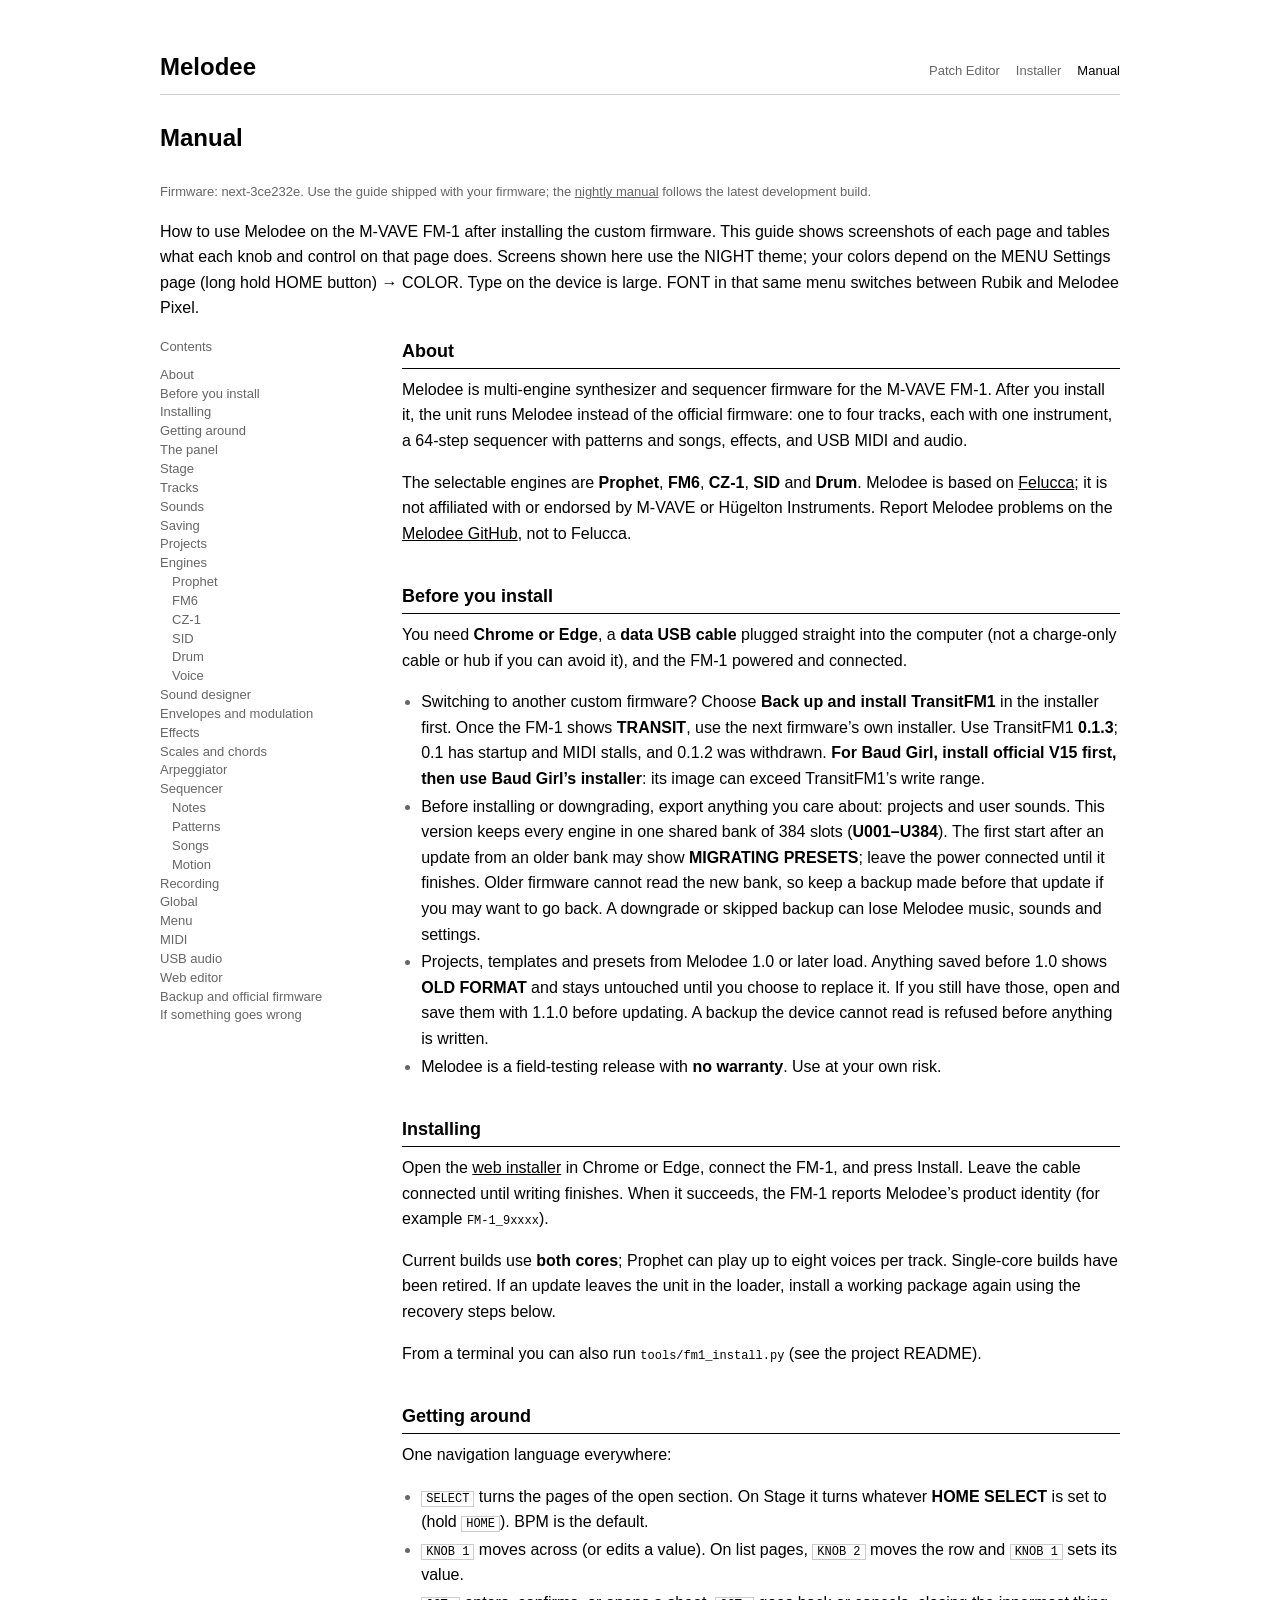
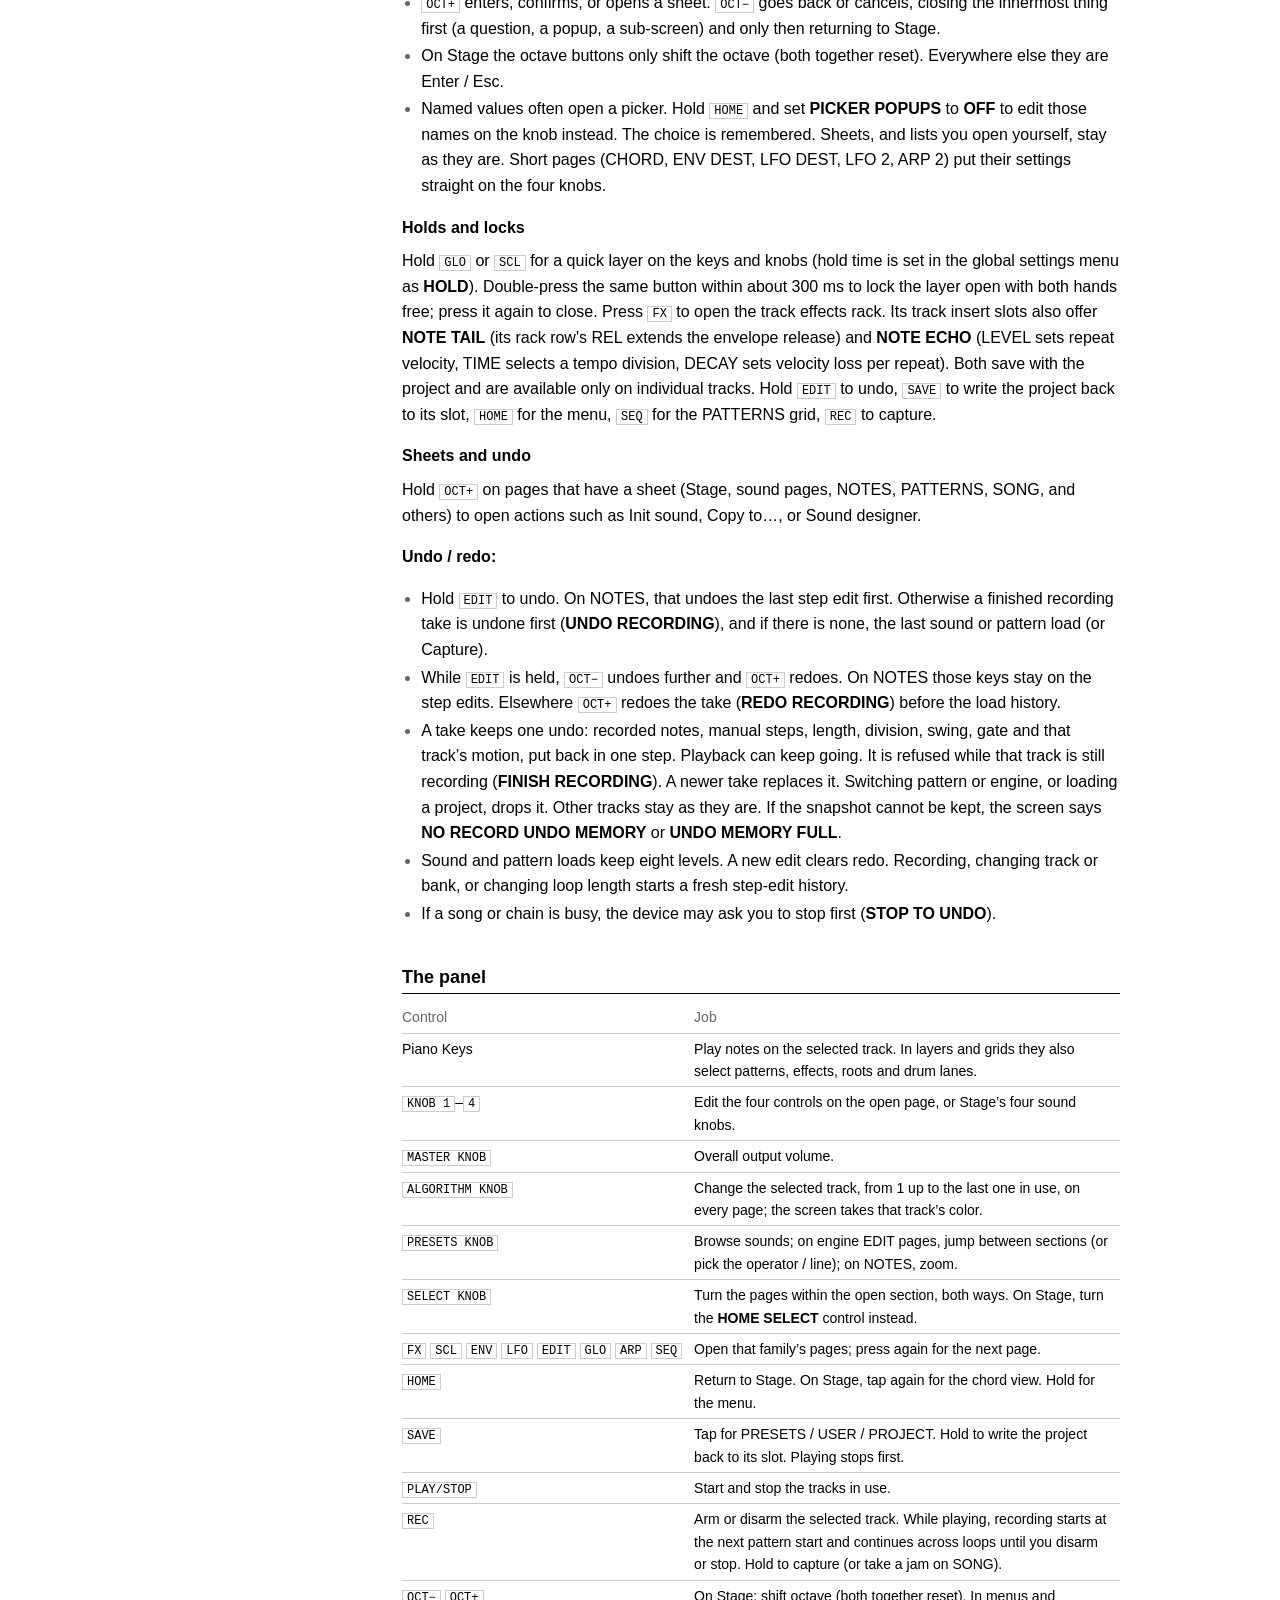
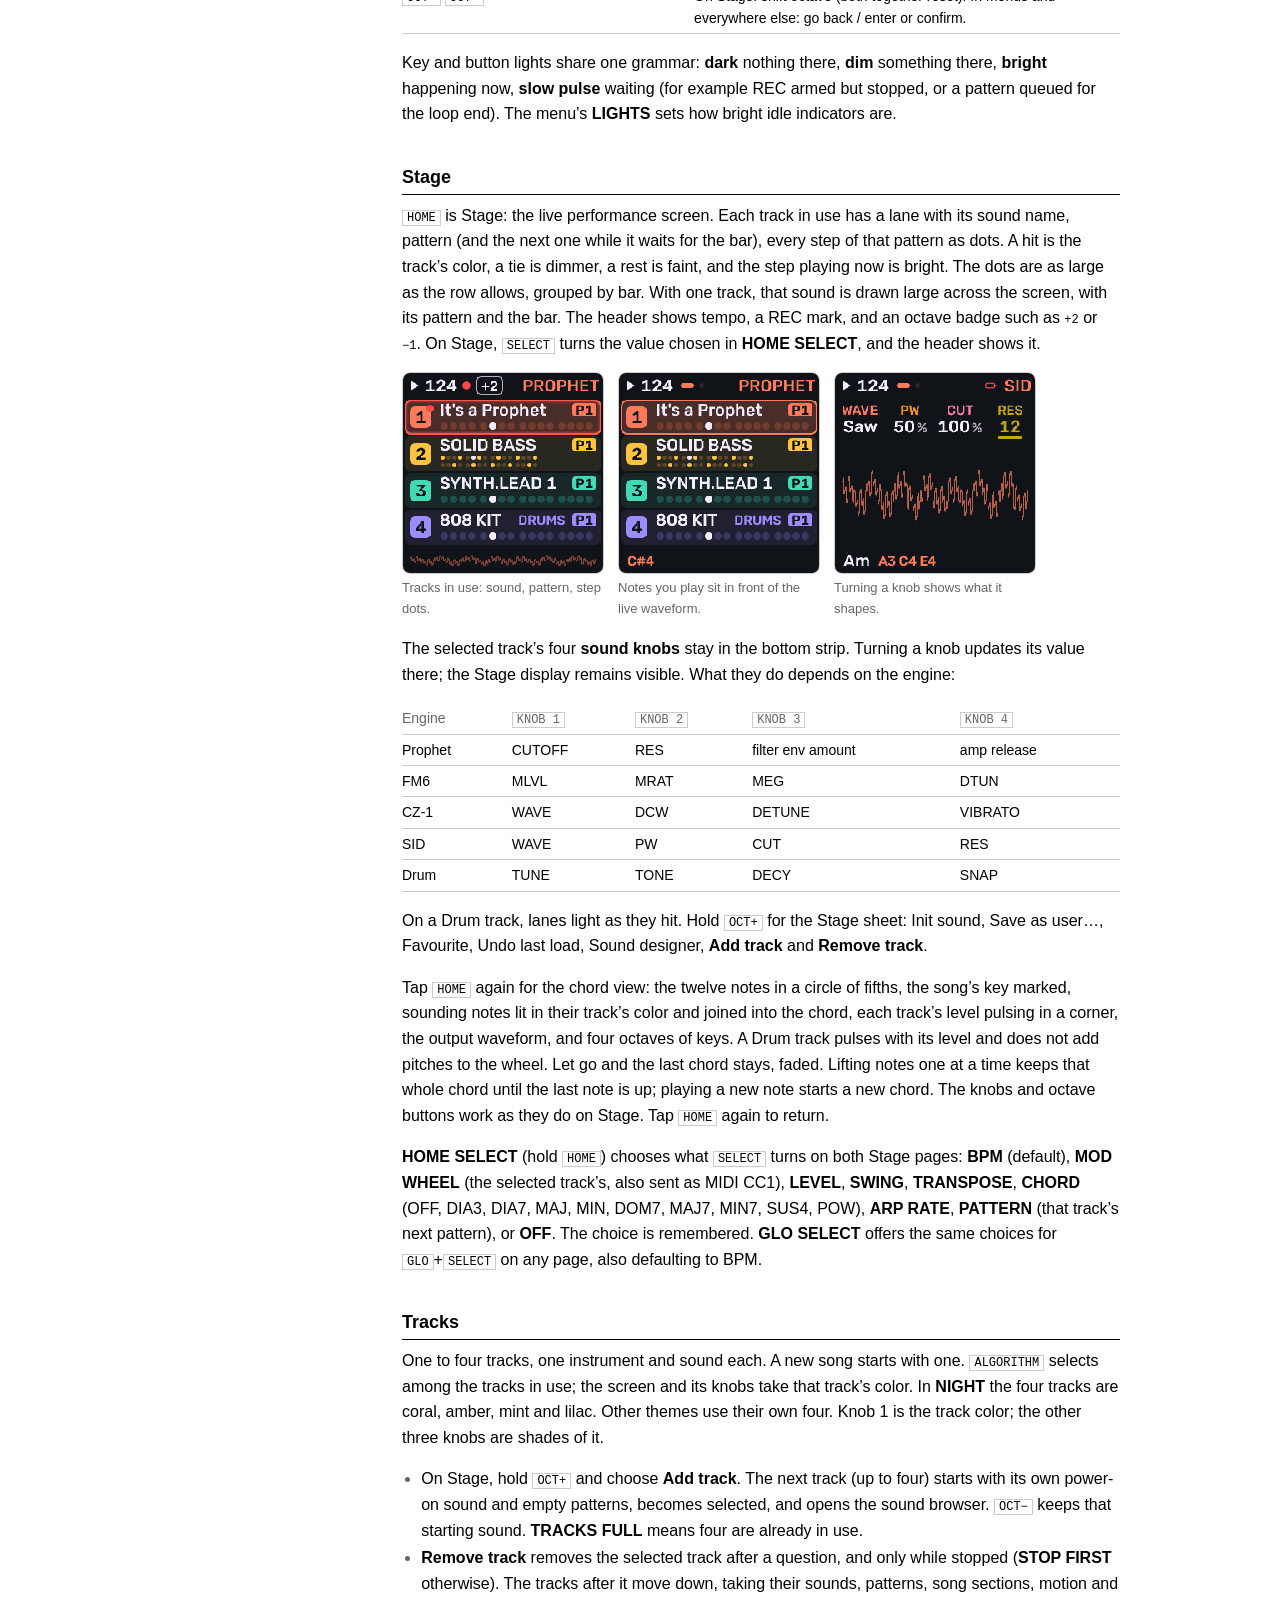
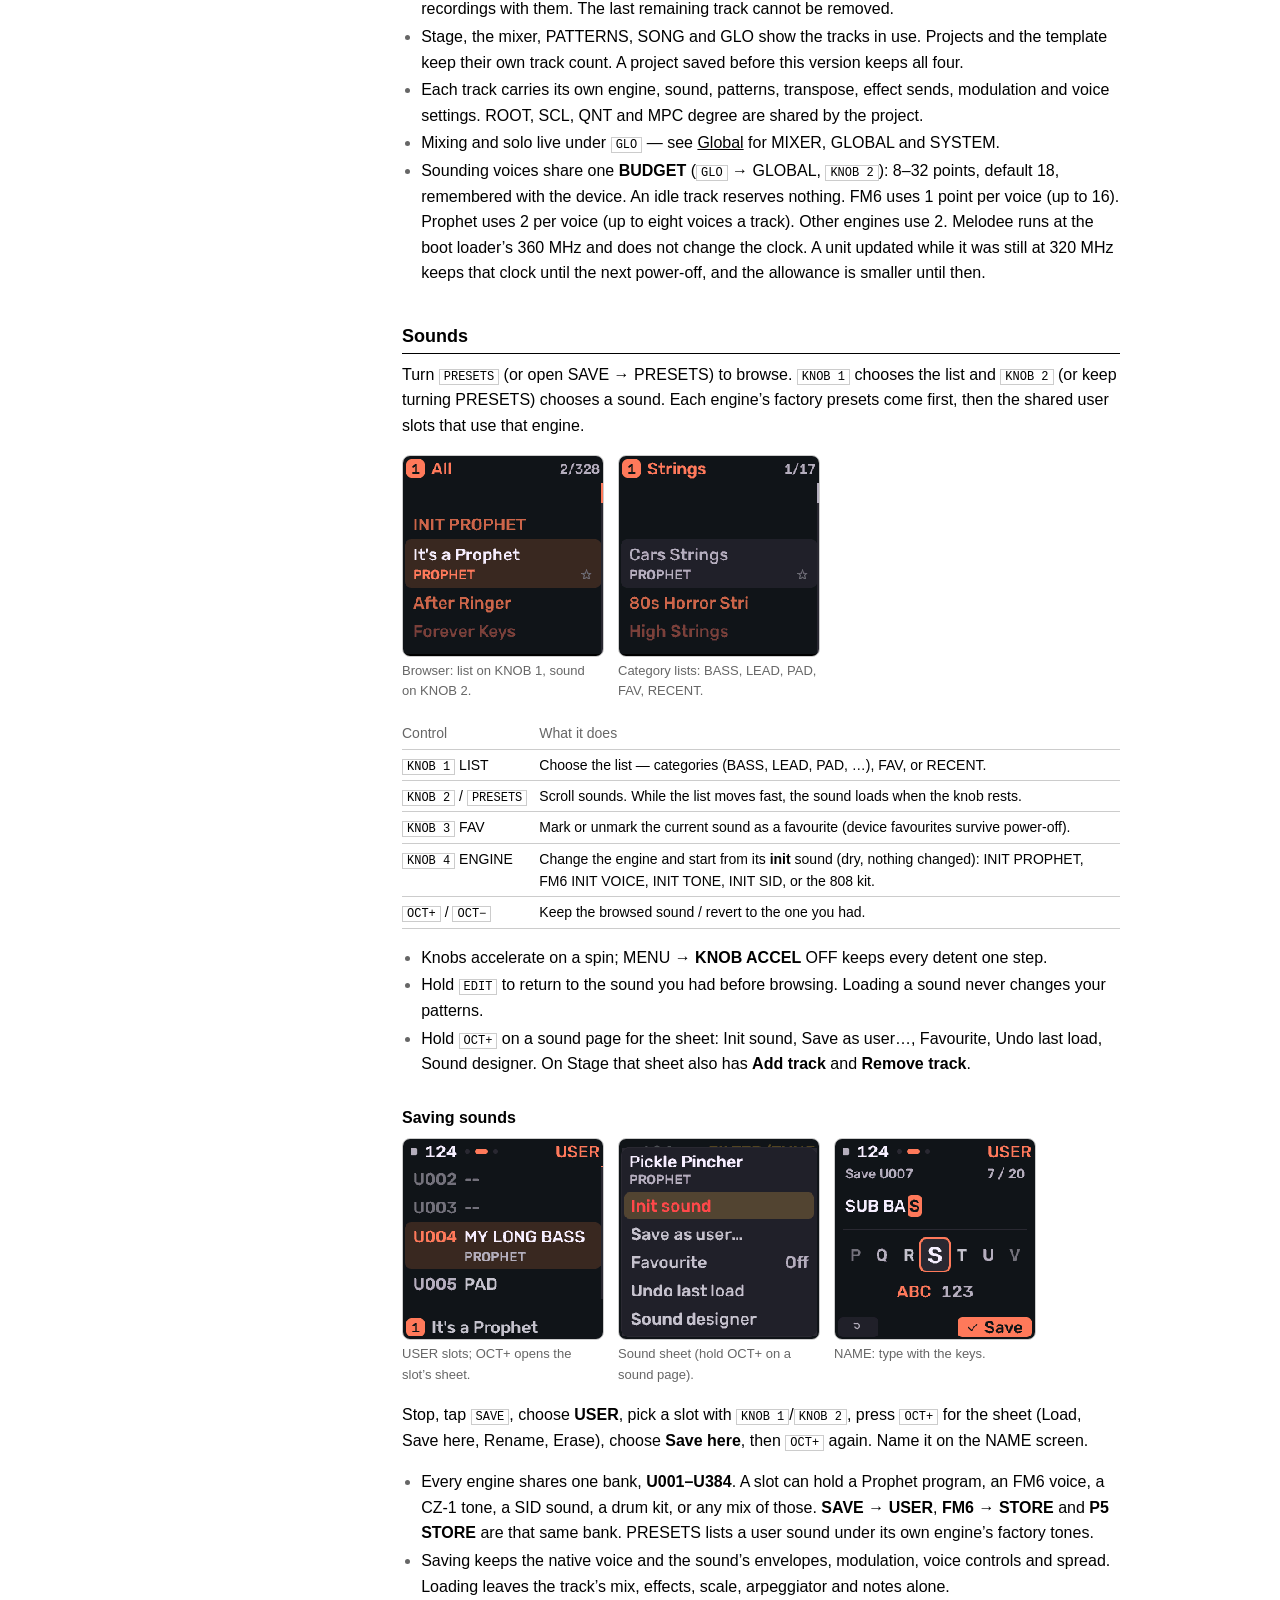
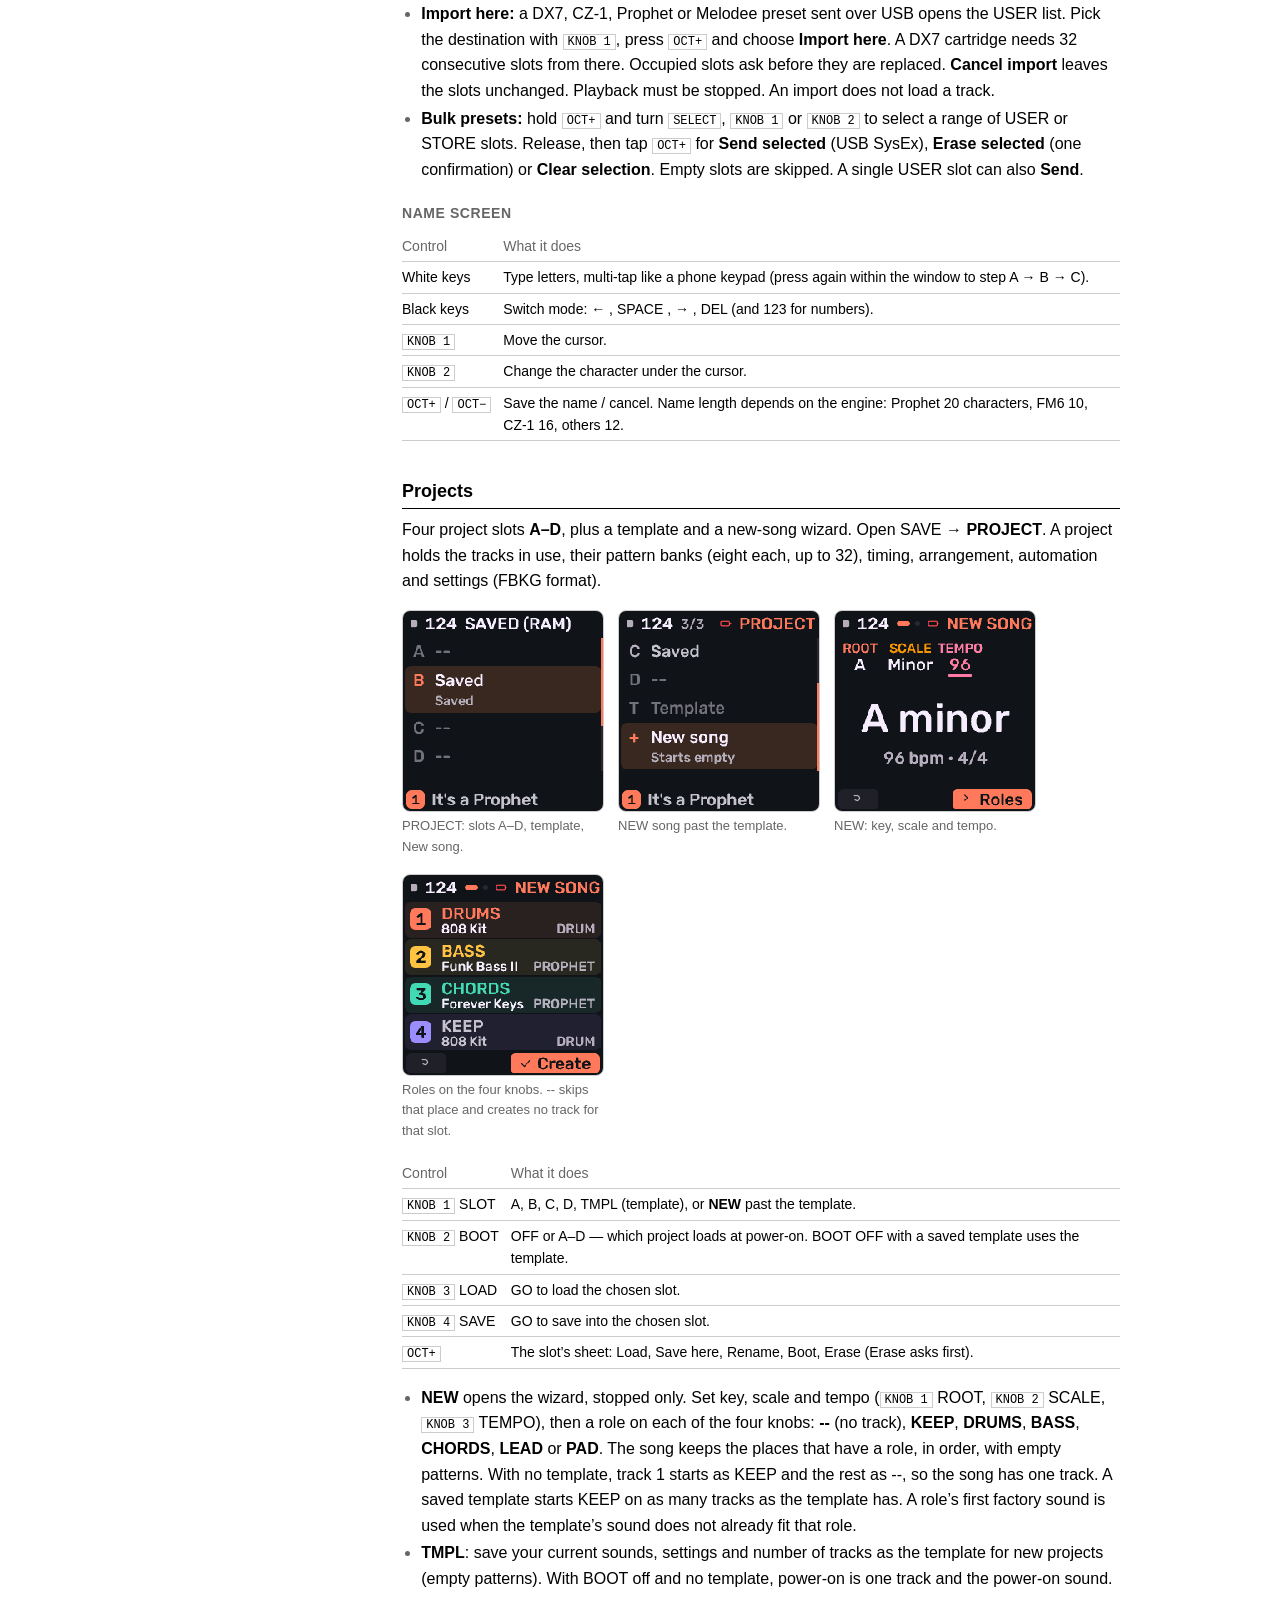
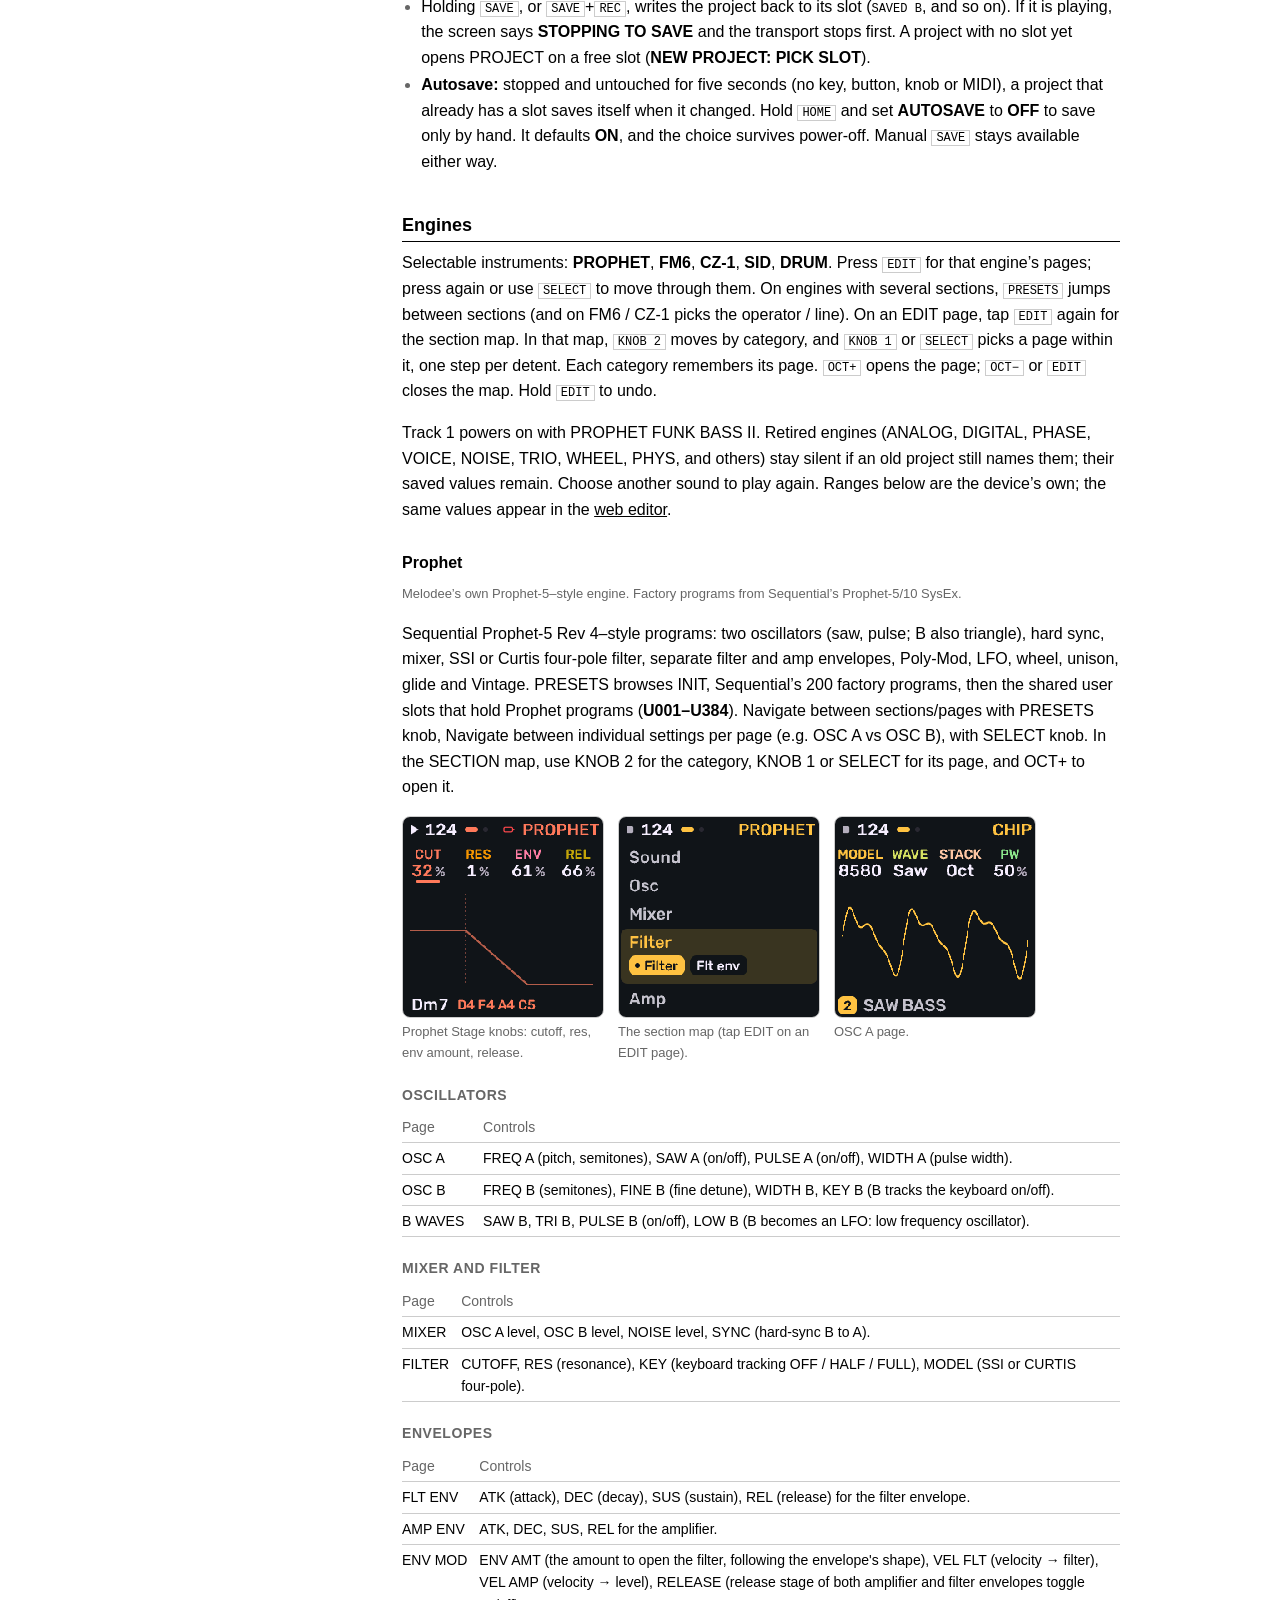
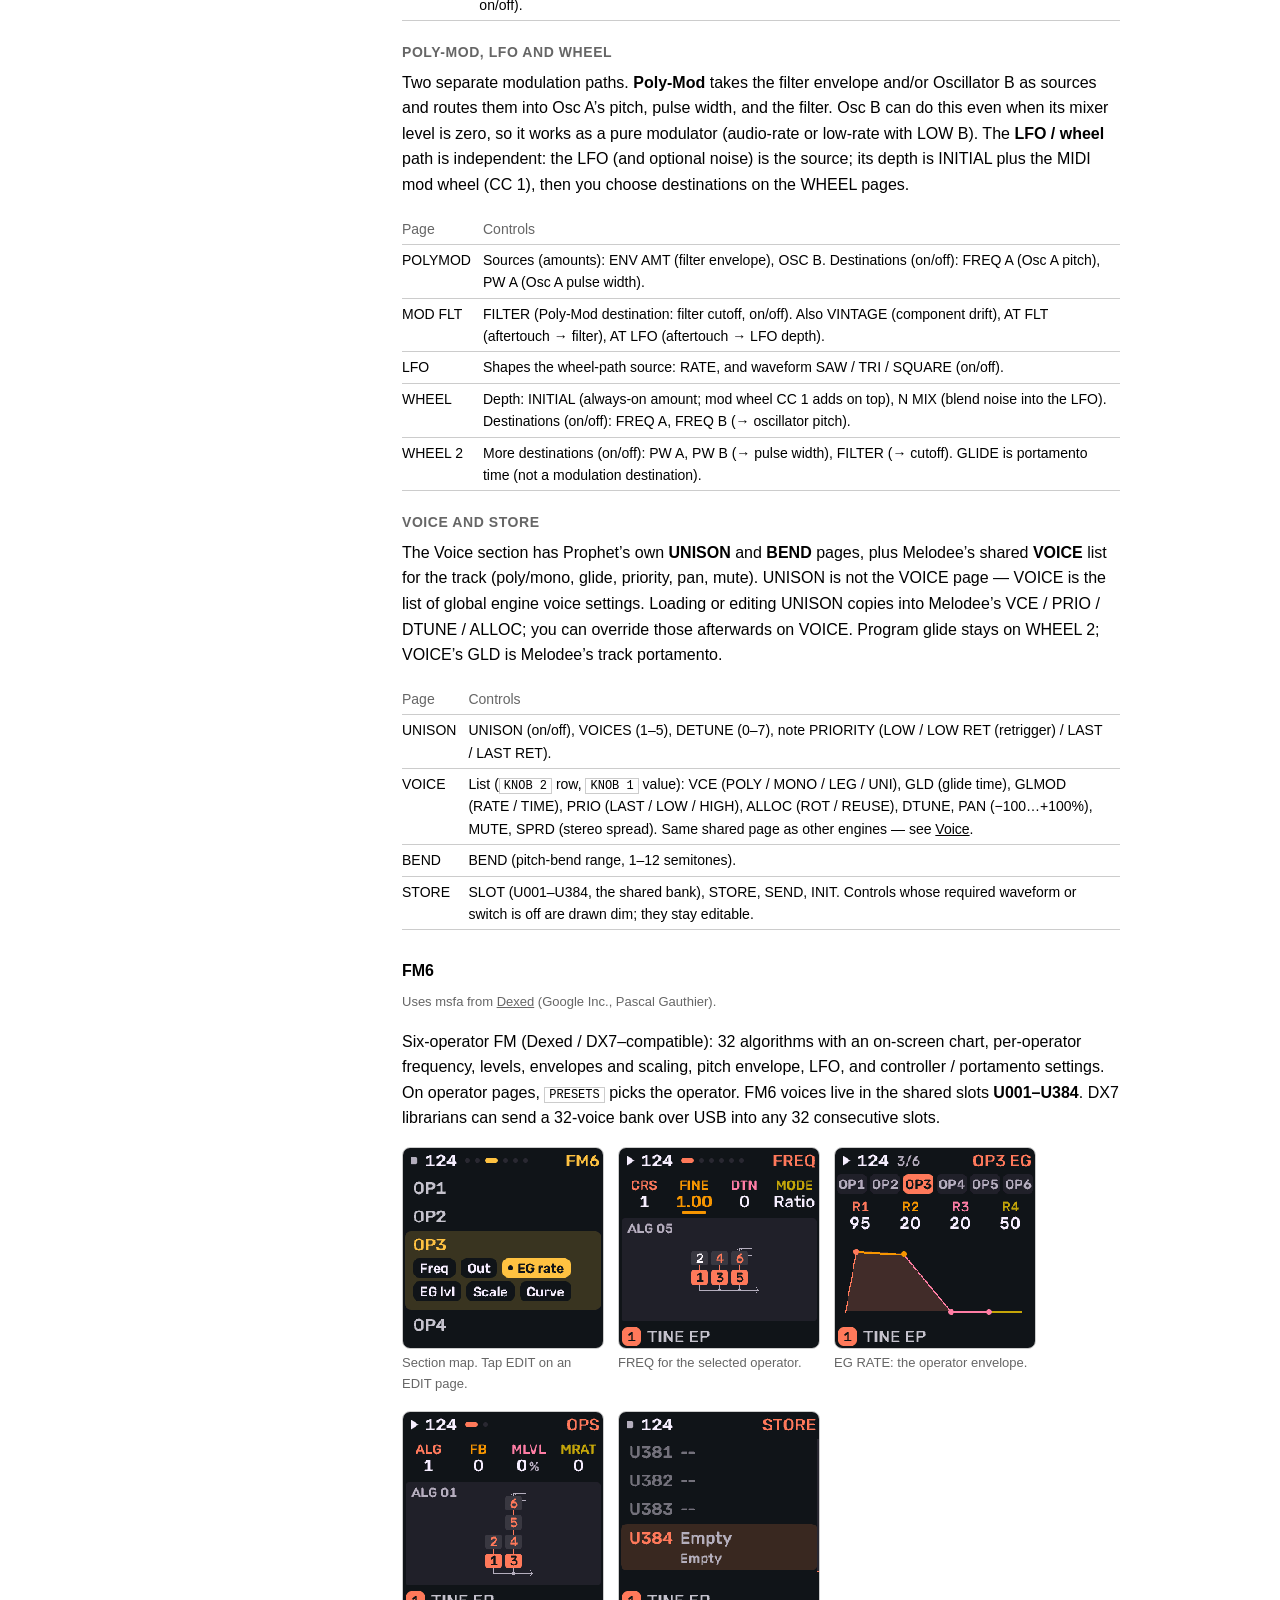
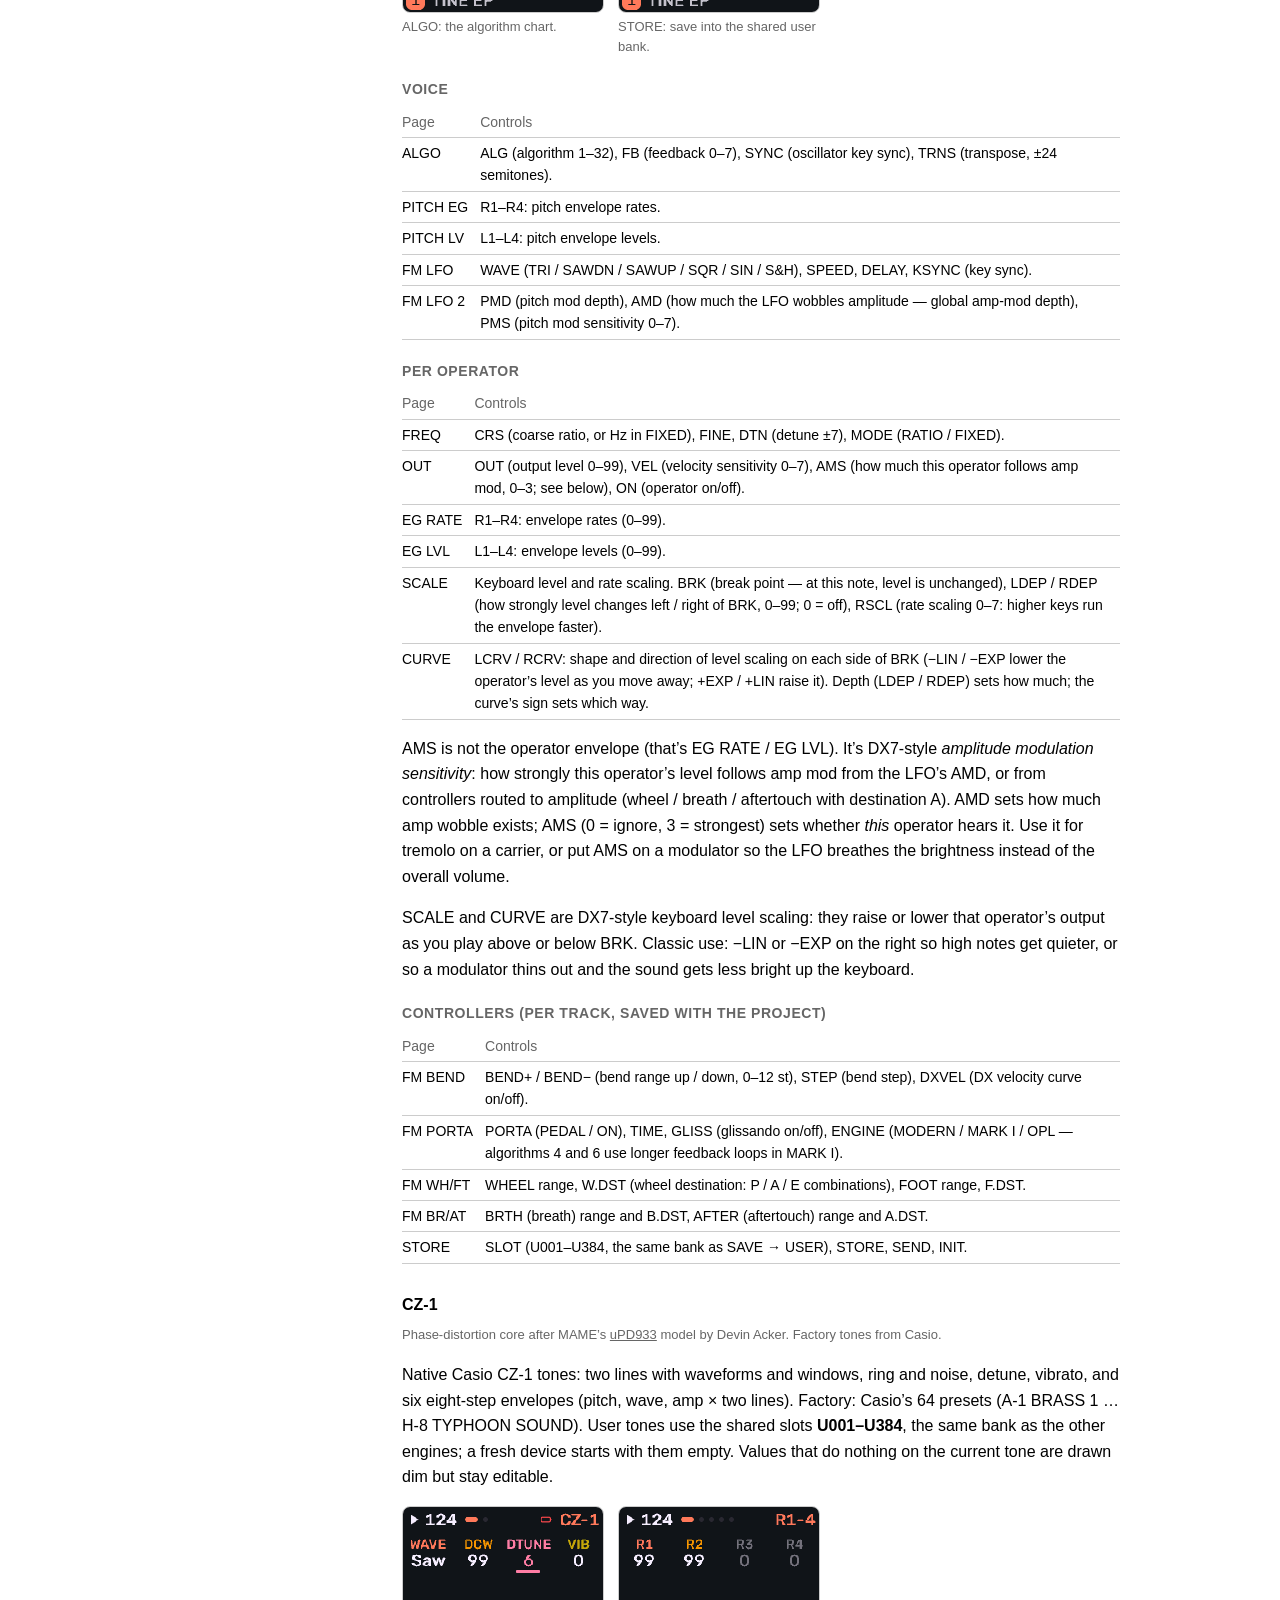
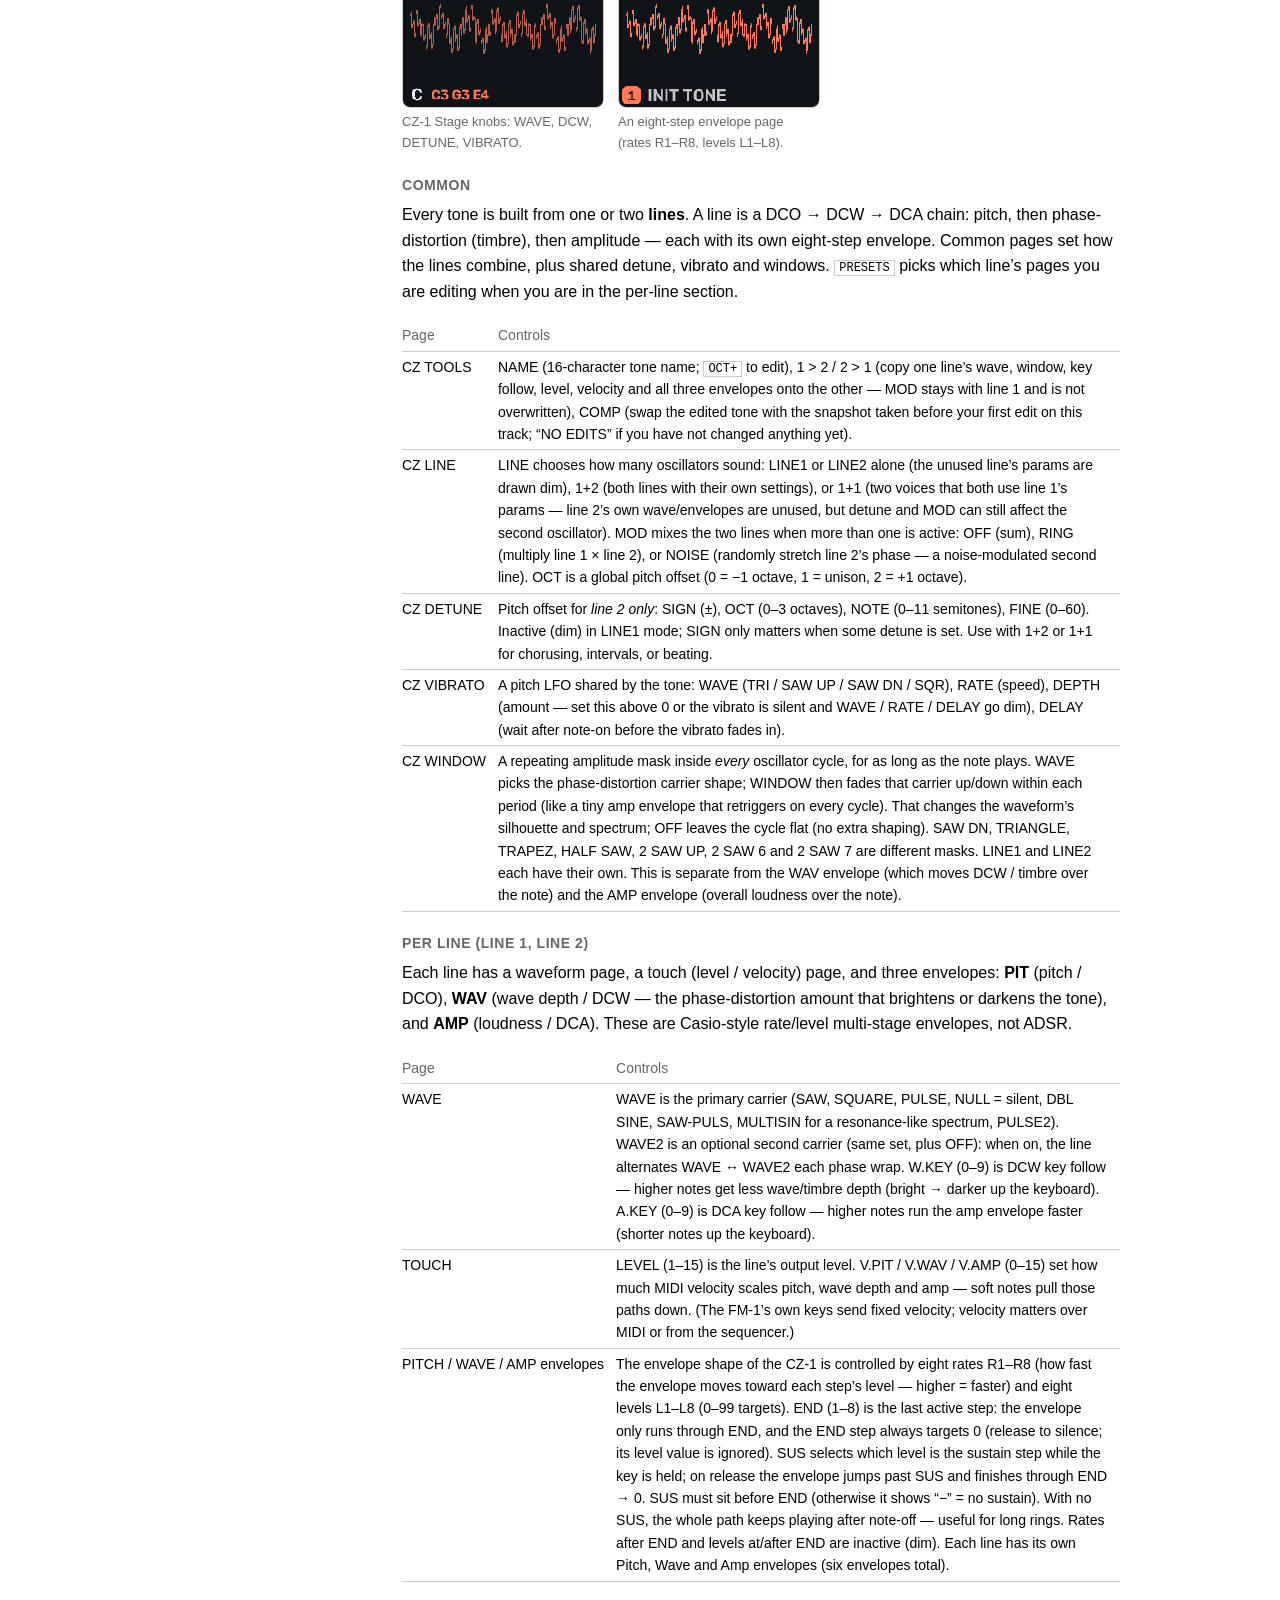
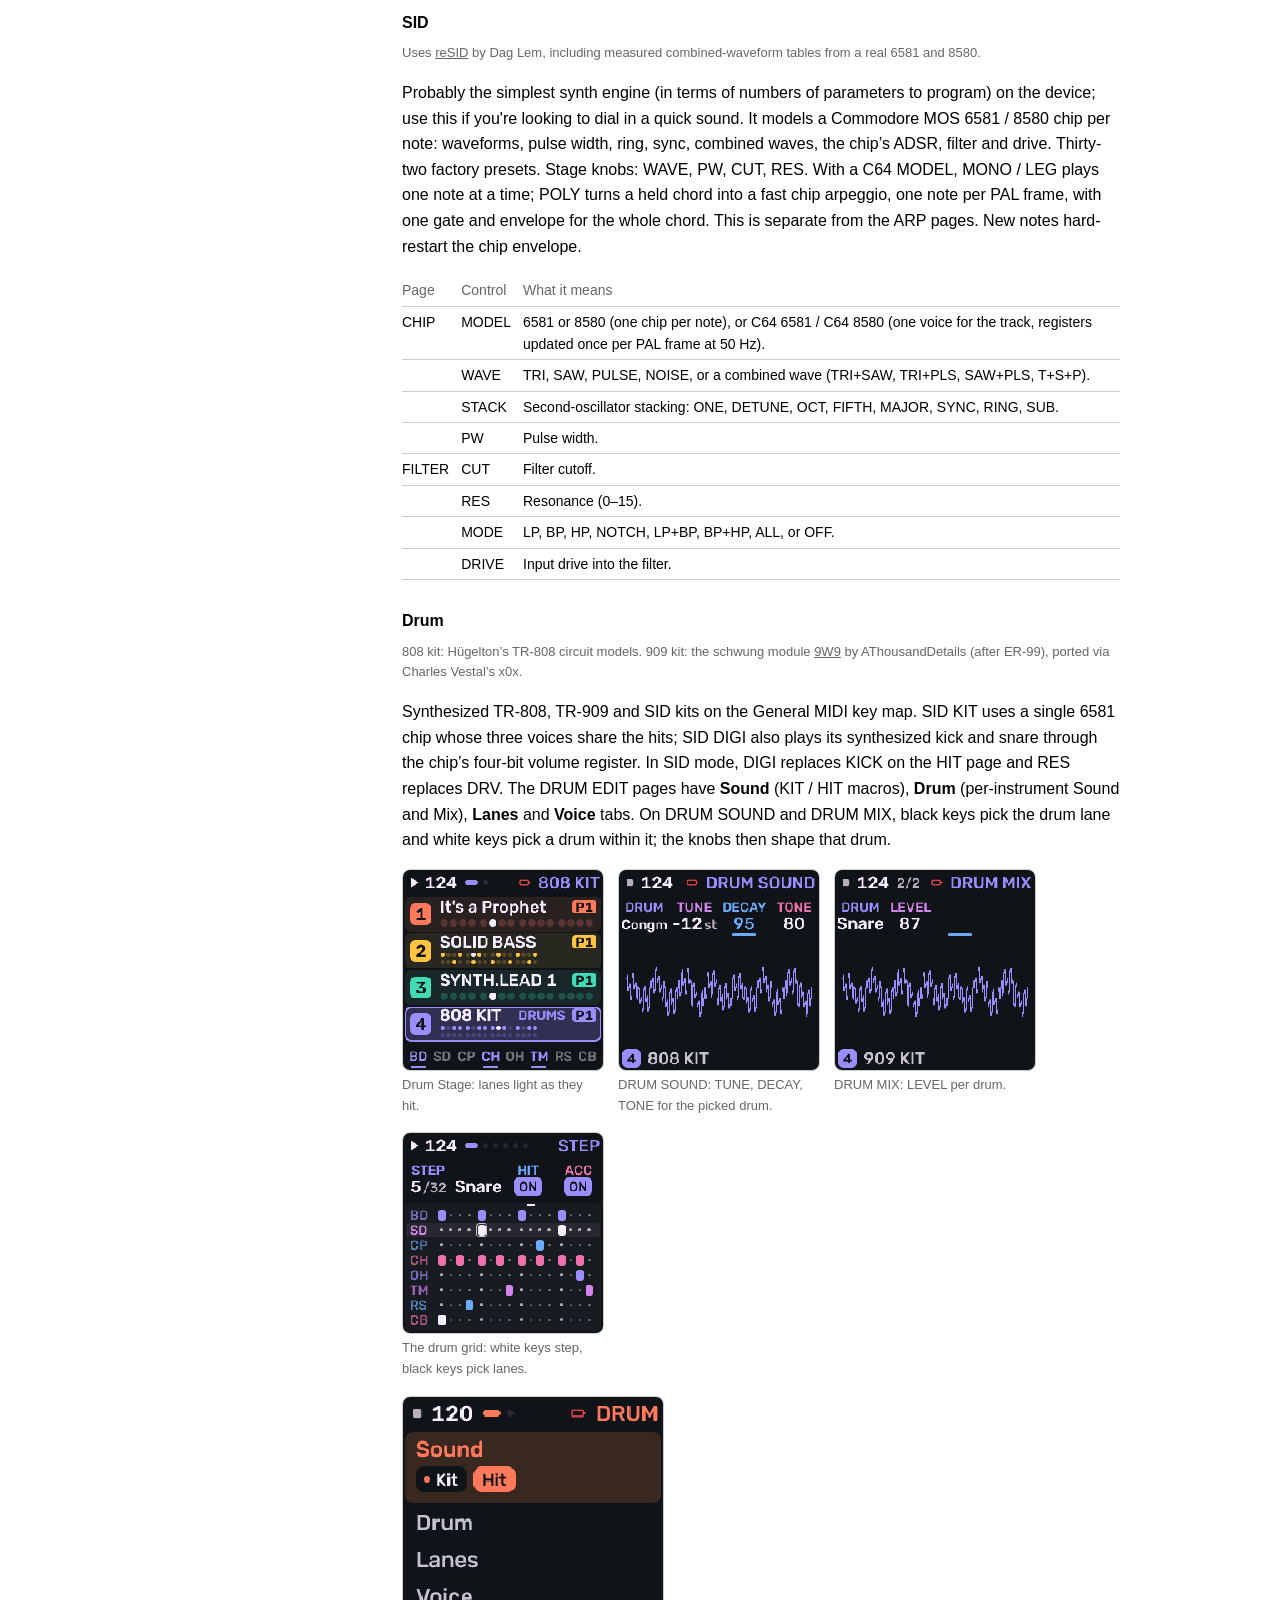
<file: webapp/manual/nightly/index.html>
<!doctype html>
<!-- SPDX-License-Identifier: GPL-3.0-only
     Copyright (C) 2026 Kerem Kilic (Ellic Studio)
     Copyright (C) 2026 Relyt29 (@relyt29), Signals Intelligence Sound (https://sigintsound.com/) -->
<!-- Melodee user manual. English only. Screenshots are generated beside this file
     (NIGHT UI renders, tools/manual_shots.py) and are not committed. -->
<html lang="en">
<head>
<meta charset="utf-8">
<meta name="viewport" content="width=device-width, initial-scale=1">
<title>Melodee manual</title>
<style>
  :root { --bg: #fff; --fg: #000; --dim: #666; --line: #ccc; }
  @media (prefers-color-scheme: dark) {
    :root:not([data-theme="light"]) { --bg: #000; --fg: #fff; --dim: #888; --line: #444; }
  }
  :root[data-theme="dark"] { --bg: #000; --fg: #fff; --dim: #888; --line: #444; }
  html { color-scheme: light dark; }
  body { margin: 0; background: var(--bg); color: var(--fg);
         font: 16px/1.6 -apple-system, BlinkMacSystemFont, "Helvetica Neue", Arial, sans-serif; }
  main { max-width: 960px; margin: 0 auto; padding: 48px 16px; }
  h1 { font-size: 24px; font-weight: 600; margin: 0 0 24px; }
  h2 { font-size: 18px; font-weight: 600; margin: 0 0 8px; padding-bottom: 2px; border-bottom: 1px solid var(--fg); }
  h3 { font-size: 16px; font-weight: 600; margin: 0 0 8px; }
  h4 { font-size: 14px; font-weight: 600; margin: 20px 0 6px; color: var(--dim); text-transform: uppercase; letter-spacing: 0.04em; }
  p { margin: 0 0 16px; }
  a { color: inherit; }
  a:focus-visible { outline: 1px solid var(--fg); outline-offset: 2px; }
  .site { display: flex; justify-content: space-between; align-items: baseline; gap: 12px; margin: 0 0 24px; padding-bottom: 8px; border-bottom: 1px solid var(--line); }
  .site .brand { font-size: 24px; font-weight: 600; }
  .site .links { display: flex; gap: 16px; font-size: 13px; }
  .site .links a { color: var(--dim); text-decoration: none; }
  .site .links a:hover { color: var(--fg); }
  .site .links a[aria-current="page"] { color: var(--fg); }
  .small { color: var(--dim); font-size: 13px; }
  .layout { display: grid; grid-template-columns: minmax(0, 1fr); gap: 8px 32px; align-items: start; }
  .toc { margin: 0 0 8px; }
  .toc-label { margin: 0 0 8px; color: var(--dim); font-size: 13px; }
  .toc a { color: var(--dim); text-decoration: none; font-size: 13px; line-height: 1.45; }
  .toc a.here { color: var(--fg); font-weight: 600; }
  .toc a.sub { padding-left: 12px; }
  section { margin: 0 0 36px; scroll-margin-top: 24px; }
  section section { margin: 28px 0 0; }
  ul, ol { margin: 0 0 16px; padding-left: 1.2em; }
  li { margin: 0 0 2px; }
  li::marker { color: var(--dim); }
  table { border-collapse: collapse; width: 100%; margin: 0 0 16px; font-size: 14px; }
  th { font-weight: 400; color: var(--dim); text-align: left; }
  td, th { border-bottom: 1px solid var(--line); padding: 4px 12px 4px 0; vertical-align: top; }
  td:first-child { white-space: nowrap; }
  kbd, code { font: 12px/1.4 ui-monospace, SFMono-Regular, Menlo, Consolas, monospace; }
  kbd { border: 1px solid var(--line); padding: 0 4px; }
  figure { margin: 0 0 16px; }
  figure img { display: block; width: 100%; height: auto; }
  /* Device screens are 240 x 240; keep them small and crisp rather than stretched to the text column. */
  figure.shot { max-width: 260px; }
  figure.shot img { image-rendering: pixelated; border: 1px solid var(--line); border-radius: 8px; }
  .shots { display: flex; flex-wrap: wrap; gap: 16px; align-items: flex-start; margin: 0 0 16px; }
  .shots figure { margin: 0; flex: 0 1 200px; max-width: 210px; }
  figcaption { color: var(--dim); font-size: 13px; margin-top: 4px; }
  footer { margin-top: 24px; }
  @media (max-width: 799px) {
    .toc { display: flex; flex-wrap: wrap; gap: 2px 12px; }
    .toc-label { width: 100%; }
    .toc a.sub { padding-left: 0; }
  }
  @media (min-width: 800px) {
    .layout { grid-template-columns: 210px minmax(0, 1fr); }
    .toc { position: sticky; top: 24px; max-height: calc(100vh - 48px); overflow: auto; display: flex; flex-direction: column; }
  }
</style>
</head>
<body>
<main>
  <nav class="site">
    <span class="brand">Melodee</span>
    <div class="links">
      <a href="../../editor/">Patch Editor</a>
      <a href="../../installer/">Installer</a>
      <a href="./" aria-current="page">Manual</a>
    </div>
  </nav>
  <h1>Manual</h1>
  <p class="small">Firmware: <span data-firmware-version>next-3ce232e</span>. Use the guide shipped with your firmware; the <a href="https://keremimo.github.io/melodee/webapp/manual/nightly/">nightly manual</a> follows the latest development build.</p>
  <p>How to use Melodee on the M-VAVE FM-1 after installing the custom firmware. This guide shows screenshots of each page and tables what each knob and control on that page does. Screens shown here use the NIGHT theme; your colors depend on the MENU Settings page (long hold HOME button) → COLOR. Type on the device is large. FONT in that same menu switches between Rubik and Melodee Pixel.</p>

  <div class="layout">
    <nav class="toc" id="toc" aria-label="Contents">
      <p class="toc-label">Contents</p>
      <a href="#about">About</a>
      <a href="#before">Before you install</a>
      <a href="#install">Installing</a>
      <a href="#navigate">Getting around</a>
      <a href="#panel">The panel</a>
      <a href="#stage">Stage</a>
      <a href="#tracks">Tracks</a>
      <a href="#sounds">Sounds</a>
      <a href="#saving">Saving</a>
      <a href="#projects">Projects</a>
      <a href="#engines">Engines</a>
      <a class="sub" href="#prophet">Prophet</a>
      <a class="sub" href="#fm6">FM6</a>
      <a class="sub" href="#cz1">CZ-1</a>
      <a class="sub" href="#sid">SID</a>
      <a class="sub" href="#drum">Drum</a>
      <a class="sub" href="#voice">Voice</a>
      <a href="#designer">Sound designer</a>
      <a href="#modulation">Envelopes and modulation</a>
      <a href="#effects">Effects</a>
      <a href="#scales">Scales and chords</a>
      <a href="#arp">Arpeggiator</a>
      <a href="#sequencer">Sequencer</a>
      <a class="sub" href="#notes">Notes</a>
      <a class="sub" href="#patterns">Patterns</a>
      <a class="sub" href="#songs">Songs</a>
      <a class="sub" href="#motion">Motion</a>
      <a href="#recording">Recording</a>
      <a href="#global">Global</a>
      <a href="#menu">Menu</a>
      <a href="#midi">MIDI</a>
      <a href="#usb-audio">USB audio</a>
      <a href="#editor">Web editor</a>
      <a href="#backup">Backup and official firmware</a>
      <a href="#trouble">If something goes wrong</a>
    </nav>

    <article id="doc">
      <section id="about">
        <h2>About</h2>
        <p>Melodee is multi-engine synthesizer and sequencer firmware for the M-VAVE FM-1. After you install it, the unit runs Melodee instead of the official firmware: one to four tracks, each with one instrument, a 64-step sequencer with patterns and songs, effects, and USB MIDI and audio.</p>
        <p>The selectable engines are <strong>Prophet</strong>, <strong>FM6</strong>, <strong>CZ-1</strong>, <strong>SID</strong> and <strong>Drum</strong>. Melodee is based on <a href="https://github.com/hugelton/Felucca" target="_blank" rel="noopener">Felucca</a>; it is not affiliated with or endorsed by M-VAVE or Hügelton Instruments. Report Melodee problems on the <a href="https://github.com/keremimo/melodee" target="_blank" rel="noopener">Melodee GitHub</a>, not to Felucca.</p>
      </section>

      <section id="before">
        <h2>Before you install</h2>
        <p>You need <strong>Chrome or Edge</strong>, a <strong>data USB cable</strong> plugged straight into the computer (not a charge-only cable or hub if you can avoid it), and the FM-1 powered and connected.</p>
        <ul>
          <li>Switching to another custom firmware? Choose <strong>Back up and install TransitFM1</strong> in the installer first. Once the FM-1 shows <strong>TRANSIT</strong>, use the next firmware’s own installer. Use TransitFM1 <strong>0.1.3</strong>; 0.1 has startup and MIDI stalls, and 0.1.2 was withdrawn. <strong>For Baud Girl, install official V15 first, then use Baud Girl’s installer</strong>: its image can exceed TransitFM1’s write range.</li>
          <li>Before installing or downgrading, export anything you care about: projects and user sounds. This version keeps every engine in one shared bank of 384 slots (<strong>U001–U384</strong>). The first start after an update from an older bank may show <strong>MIGRATING PRESETS</strong>; leave the power connected until it finishes. Older firmware cannot read the new bank, so keep a backup made before that update if you may want to go back. A downgrade or skipped backup can lose Melodee music, sounds and settings.</li>
          <li>Projects, templates and presets from Melodee 1.0 or later load. Anything saved before 1.0 shows <strong>OLD FORMAT</strong> and stays untouched until you choose to replace it. If you still have those, open and save them with 1.1.0 before updating. A backup the device cannot read is refused before anything is written.</li>
          <li>Melodee is a field-testing release with <strong>no warranty</strong>. Use at your own risk.</li>
        </ul>
      </section>

      <section id="install">
        <h2>Installing</h2>
        <p>Open the <a href="../../installer/">web installer</a> in Chrome or Edge, connect the FM-1, and press Install. Leave the cable connected until writing finishes. When it succeeds, the FM-1 reports Melodee’s product identity (for example <code>FM-1_9xxxx</code>).</p>
        <p>Current builds use <strong>both cores</strong>; Prophet can play up to eight voices per track. Single-core builds have been retired. If an update leaves the unit in the loader, install a working package again using the recovery steps below.</p>
        <p>From a terminal you can also run <code>tools/fm1_install.py</code> (see the project README).</p>
      </section>

      <section id="navigate">
        <h2>Getting around</h2>
        <p>One navigation language everywhere:</p>
        <ul>
          <li><kbd>SELECT</kbd> turns the pages of the open section. On Stage it turns whatever <strong>HOME SELECT</strong> is set to (hold <kbd>HOME</kbd>). BPM is the default.</li>
          <li><kbd>KNOB 1</kbd> moves across (or edits a value). On list pages, <kbd>KNOB 2</kbd> moves the row and <kbd>KNOB 1</kbd> sets its value.</li>
          <li><kbd>OCT+</kbd> enters, confirms, or opens a sheet. <kbd>OCT−</kbd> goes back or cancels, closing the innermost thing first (a question, a popup, a sub-screen) and only then returning to Stage.</li>
          <li>On Stage the octave buttons only shift the octave (both together reset). Everywhere else they are Enter / Esc.</li>
          <li>Named values often open a picker. Hold <kbd>HOME</kbd> and set <strong>PICKER POPUPS</strong> to <strong>OFF</strong> to edit those names on the knob instead. The choice is remembered. Sheets, and lists you open yourself, stay as they are. Short pages (CHORD, ENV DEST, LFO DEST, LFO 2, ARP 2) put their settings straight on the four knobs.</li>
        </ul>
        <h3>Holds and locks</h3>
        <p>Hold <kbd>GLO</kbd> or <kbd>SCL</kbd> for a quick layer on the keys and knobs (hold time is set in the global settings menu as <strong>HOLD</strong>). Double-press the same button within about 300&nbsp;ms to lock the layer open with both hands free; press it again to close. Press <kbd>FX</kbd> to open the track effects rack. Its track insert slots also offer <strong>NOTE TAIL</strong> (its rack row's REL extends the envelope release) and <strong>NOTE ECHO</strong> (LEVEL sets repeat velocity, TIME selects a tempo division, DECAY sets velocity loss per repeat). Both save with the project and are available only on individual tracks. Hold <kbd>EDIT</kbd> to undo, <kbd>SAVE</kbd> to write the project back to its slot, <kbd>HOME</kbd> for the menu, <kbd>SEQ</kbd> for the PATTERNS grid, <kbd>REC</kbd> to capture.</p>
        <h3>Sheets and undo</h3>
        <p>Hold <kbd>OCT+</kbd> on pages that have a sheet (Stage, sound pages, NOTES, PATTERNS, SONG, and others) to open actions such as Init sound, Copy to…, or Sound designer.</p>
        <p><strong>Undo / redo:</strong></p>
        <ul>
          <li>Hold <kbd>EDIT</kbd> to undo. On NOTES, that undoes the last step edit first. Otherwise a finished recording take is undone first (<strong>UNDO RECORDING</strong>), and if there is none, the last sound or pattern load (or Capture).</li>
          <li>While <kbd>EDIT</kbd> is held, <kbd>OCT−</kbd> undoes further and <kbd>OCT+</kbd> redoes. On NOTES those keys stay on the step edits. Elsewhere <kbd>OCT+</kbd> redoes the take (<strong>REDO RECORDING</strong>) before the load history.</li>
          <li>A take keeps one undo: recorded notes, manual steps, length, division, swing, gate and that track’s motion, put back in one step. Playback can keep going. It is refused while that track is still recording (<strong>FINISH RECORDING</strong>). A newer take replaces it. Switching pattern or engine, or loading a project, drops it. Other tracks stay as they are. If the snapshot cannot be kept, the screen says <strong>NO RECORD UNDO MEMORY</strong> or <strong>UNDO MEMORY FULL</strong>.</li>
          <li>Sound and pattern loads keep eight levels. A new edit clears redo. Recording, changing track or bank, or changing loop length starts a fresh step-edit history.</li>
          <li>If a song or chain is busy, the device may ask you to stop first (<strong>STOP TO UNDO</strong>).</li>
        </ul>
      </section>

      <section id="panel">
        <h2>The panel</h2>
        <table>
          <thead><tr><th>Control</th><th>Job</th></tr></thead>
          <tbody>
            <tr><td>Piano Keys</td><td>Play notes on the selected track. In layers and grids they also select patterns, effects, roots and drum lanes.</td></tr>
            <tr><td><kbd>KNOB 1</kbd>–<kbd>4</kbd></td><td>Edit the four controls on the open page, or Stage’s four sound knobs.</td></tr>
            <tr><td><kbd>MASTER KNOB</kbd></td><td>Overall output volume.</td></tr>
            <tr><td><kbd>ALGORITHM KNOB</kbd></td><td>Change the selected track, from 1 up to the last one in use, on every page; the screen takes that track’s color.</td></tr>
            <tr><td><kbd>PRESETS KNOB</kbd></td><td>Browse sounds; on engine EDIT pages, jump between sections (or pick the operator / line); on NOTES, zoom.</td></tr>
            <tr><td><kbd>SELECT KNOB</kbd></td><td>Turn the pages within the open section, both ways. On Stage, turn the <strong>HOME SELECT</strong> control instead.</td></tr>
            <tr><td><kbd>FX</kbd> <kbd>SCL</kbd> <kbd>ENV</kbd> <kbd>LFO</kbd> <kbd>EDIT</kbd> <kbd>GLO</kbd> <kbd>ARP</kbd> <kbd>SEQ</kbd></td><td>Open that family’s pages; press again for the next page.</td></tr>
            <tr><td><kbd>HOME</kbd></td><td>Return to Stage. On Stage, tap again for the chord view. Hold for the menu.</td></tr>
            <tr><td><kbd>SAVE</kbd></td><td>Tap for PRESETS / USER / PROJECT. Hold to write the project back to its slot. Playing stops first.</td></tr>
            <tr><td><kbd>PLAY/STOP</kbd></td><td>Start and stop the tracks in use.</td></tr>
            <tr><td><kbd>REC</kbd></td><td>Arm or disarm the selected track. While playing, recording starts at the next pattern start and continues across loops until you disarm or stop. Hold to capture (or take a jam on SONG).</td></tr>
            <tr><td><kbd>OCT−</kbd> <kbd>OCT+</kbd></td><td>On Stage: shift octave (both together reset). In menus and everywhere else: go back / enter or confirm.</td></tr>
          </tbody>
        </table>
        <p>Key and button lights share one grammar: <strong>dark</strong> nothing there, <strong>dim</strong> something there, <strong>bright</strong> happening now, <strong>slow pulse</strong> waiting (for example REC armed but stopped, or a pattern queued for the loop end). The menu’s <strong>LIGHTS</strong> sets how bright idle indicators are.</p>
      </section>


      <section id="stage">
        <h2>Stage</h2>
        <p><kbd>HOME</kbd> is Stage: the live performance screen. Each track in use has a lane with its sound name, pattern (and the next one while it waits for the bar), every step of that pattern as dots. A hit is the track’s color, a tie is dimmer, a rest is faint, and the step playing now is bright. The dots are as large as the row allows, grouped by bar. With one track, that sound is drawn large across the screen, with its pattern and the bar. The header shows tempo, a REC mark, and an octave badge such as <code>+2</code> or <code>−1</code>. On Stage, <kbd>SELECT</kbd> turns the value chosen in <strong>HOME SELECT</strong>, and the header shows it.</p>
        <div class="shots">
          <figure class="shot"><img src="home.png" alt="Stage with a lane for each track in use" width="240" height="240"><figcaption>Tracks in use: sound, pattern, step dots.</figcaption></figure>
          <figure class="shot"><img src="home_note.png" alt="Stage showing played notes over the waveform" width="240" height="240"><figcaption>Notes you play sit in front of the live waveform.</figcaption></figure>
          <figure class="shot"><img src="stage_filter.png" alt="Stage with a sound knob turning" width="240" height="240"><figcaption>Turning a knob shows what it shapes.</figcaption></figure>
        </div>
        <p>The selected track’s four <strong>sound knobs</strong> stay in the bottom strip. Turning a knob updates its value there; the Stage display remains visible. What they do depends on the engine:</p>
        <table>
          <thead><tr><th>Engine</th><th><kbd>KNOB 1</kbd></th><th><kbd>KNOB 2</kbd></th><th><kbd>KNOB 3</kbd></th><th><kbd>KNOB 4</kbd></th></tr></thead>
          <tbody>
            <tr><td>Prophet</td><td>CUTOFF</td><td>RES</td><td>filter env amount</td><td>amp release</td></tr>
            <tr><td>FM6</td><td>MLVL</td><td>MRAT</td><td>MEG</td><td>DTUN</td></tr>
            <tr><td>CZ-1</td><td>WAVE</td><td>DCW</td><td>DETUNE</td><td>VIBRATO</td></tr>
            <tr><td>SID</td><td>WAVE</td><td>PW</td><td>CUT</td><td>RES</td></tr>
            <tr><td>Drum</td><td>TUNE</td><td>TONE</td><td>DECY</td><td>SNAP</td></tr>
          </tbody>
        </table>
        <p>On a Drum track, lanes light as they hit. Hold <kbd>OCT+</kbd> for the Stage sheet: Init sound, Save as user…, Favourite, Undo last load, Sound designer, <strong>Add track</strong> and <strong>Remove track</strong>.</p>
        <p>Tap <kbd>HOME</kbd> again for the chord view: the twelve notes in a circle of fifths, the song’s key marked, sounding notes lit in their track’s color and joined into the chord, each track’s level pulsing in a corner, the output waveform, and four octaves of keys. A Drum track pulses with its level and does not add pitches to the wheel. Let go and the last chord stays, faded. Lifting notes one at a time keeps that whole chord until the last note is up; playing a new note starts a new chord. The knobs and octave buttons work as they do on Stage. Tap <kbd>HOME</kbd> again to return.</p>
        <p><strong>HOME SELECT</strong> (hold <kbd>HOME</kbd>) chooses what <kbd>SELECT</kbd> turns on both Stage pages: <strong>BPM</strong> (default), <strong>MOD WHEEL</strong> (the selected track’s, also sent as MIDI CC1), <strong>LEVEL</strong>, <strong>SWING</strong>, <strong>TRANSPOSE</strong>, <strong>CHORD</strong> (OFF, DIA3, DIA7, MAJ, MIN, DOM7, MAJ7, MIN7, SUS4, POW), <strong>ARP RATE</strong>, <strong>PATTERN</strong> (that track’s next pattern), or <strong>OFF</strong>. The choice is remembered. <strong>GLO SELECT</strong> offers the same choices for <kbd>GLO</kbd>+<kbd>SELECT</kbd> on any page, also defaulting to BPM.</p>
      </section>

      <section id="tracks">
        <h2>Tracks</h2>
        <p>One to four tracks, one instrument and sound each. A new song starts with one. <kbd>ALGORITHM</kbd> selects among the tracks in use; the screen and its knobs take that track’s color. In <strong>NIGHT</strong> the four tracks are coral, amber, mint and lilac. Other themes use their own four. Knob 1 is the track color; the other three knobs are shades of it.</p>
        <ul>
          <li>On Stage, hold <kbd>OCT+</kbd> and choose <strong>Add track</strong>. The next track (up to four) starts with its own power-on sound and empty patterns, becomes selected, and opens the sound browser. <kbd>OCT−</kbd> keeps that starting sound. <strong>TRACKS FULL</strong> means four are already in use.</li>
          <li><strong>Remove track</strong> removes the selected track after a question, and only while stopped (<strong>STOP FIRST</strong> otherwise). The tracks after it move down, taking their sounds, patterns, song sections, motion and recordings with them. The last remaining track cannot be removed.</li>
          <li>Stage, the mixer, PATTERNS, SONG and GLO show the tracks in use. Projects and the template keep their own track count. A project saved before this version keeps all four.</li>
          <li>Each track carries its own engine, sound, patterns, transpose, effect sends, modulation and voice settings. ROOT, SCL, QNT and MPC degree are shared by the project.</li>
          <li>Mixing and solo live under <kbd>GLO</kbd> — see <a href="#global">Global</a> for MIXER, GLOBAL and SYSTEM.</li>
          <li>Sounding voices share one <strong>BUDGET</strong> (<kbd>GLO</kbd> → GLOBAL, <kbd>KNOB 2</kbd>): 8–32 points, default 18, remembered with the device. An idle track reserves nothing. FM6 uses 1 point per voice (up to 16). Prophet uses 2 per voice (up to eight voices a track). Other engines use 2. Melodee runs at the boot loader’s 360&nbsp;MHz and does not change the clock. A unit updated while it was still at 320&nbsp;MHz keeps that clock until the next power-off, and the allowance is smaller until then.</li>
        </ul>
      </section>

      <section id="sounds">
        <h2>Sounds</h2>
        <p>Turn <kbd>PRESETS</kbd> (or open SAVE → PRESETS) to browse. <kbd>KNOB 1</kbd> chooses the list and <kbd>KNOB 2</kbd> (or keep turning PRESETS) chooses a sound. Each engine’s factory presets come first, then the shared user slots that use that engine.</p>
        <div class="shots">
          <figure class="shot"><img src="presets.png" alt="Preset browser" width="240" height="240"><figcaption>Browser: list on KNOB 1, sound on KNOB 2.</figcaption></figure>
          <figure class="shot"><img src="presets_cat.png" alt="Preset browser category list" width="240" height="240"><figcaption>Category lists: BASS, LEAD, PAD, FAV, RECENT.</figcaption></figure>
        </div>
        <table>
          <thead><tr><th>Control</th><th>What it does</th></tr></thead>
          <tbody>
            <tr><td><kbd>KNOB 1</kbd> LIST</td><td>Choose the list — categories (BASS, LEAD, PAD, …), FAV, or RECENT.</td></tr>
            <tr><td><kbd>KNOB 2</kbd> / <kbd>PRESETS</kbd></td><td>Scroll sounds. While the list moves fast, the sound loads when the knob rests.</td></tr>
            <tr><td><kbd>KNOB 3</kbd> FAV</td><td>Mark or unmark the current sound as a favourite (device favourites survive power-off).</td></tr>
            <tr><td><kbd>KNOB 4</kbd> ENGINE</td><td>Change the engine and start from its <strong>init</strong> sound (dry, nothing changed): INIT PROPHET, FM6 INIT VOICE, INIT TONE, INIT SID, or the 808 kit.</td></tr>
            <tr><td><kbd>OCT+</kbd> / <kbd>OCT−</kbd></td><td>Keep the browsed sound / revert to the one you had.</td></tr>
          </tbody>
        </table>
        <ul>
          <li>Knobs accelerate on a spin; MENU → <strong>KNOB ACCEL</strong> OFF keeps every detent one step.</li>
          <li>Hold <kbd>EDIT</kbd> to return to the sound you had before browsing. Loading a sound never changes your patterns.</li>
          <li>Hold <kbd>OCT+</kbd> on a sound page for the sheet: Init sound, Save as user…, Favourite, Undo last load, Sound designer. On Stage that sheet also has <strong>Add track</strong> and <strong>Remove track</strong>.</li>
        </ul>

        <section id="saving">
          <h3>Saving sounds</h3>
          <div class="shots">
            <figure class="shot"><img src="user.png" alt="User slot list" width="240" height="240"><figcaption>USER slots; OCT+ opens the slot’s sheet.</figcaption></figure>
            <figure class="shot"><img src="ref_sheet_sound.png" alt="Sound action sheet" width="240" height="240"><figcaption>Sound sheet (hold OCT+ on a sound page).</figcaption></figure>
            <figure class="shot"><img src="name_typing.png" alt="Name entry screen" width="240" height="240"><figcaption>NAME: type with the keys.</figcaption></figure>
          </div>
          <p>Stop, tap <kbd>SAVE</kbd>, choose <strong>USER</strong>, pick a slot with <kbd>KNOB 1</kbd>/<kbd>KNOB 2</kbd>, press <kbd>OCT+</kbd> for the sheet (Load, Save here, Rename, Erase), choose <strong>Save here</strong>, then <kbd>OCT+</kbd> again. Name it on the NAME screen.</p>
          <ul>
            <li>Every engine shares one bank, <strong>U001–U384</strong>. A slot can hold a Prophet program, an FM6 voice, a CZ-1 tone, a SID sound, a drum kit, or any mix of those. <strong>SAVE → USER</strong>, <strong>FM6 → STORE</strong> and <strong>P5 STORE</strong> are that same bank. PRESETS lists a user sound under its own engine’s factory tones.</li>
            <li>Saving keeps the native voice and the sound’s envelopes, modulation, voice controls and spread. Loading leaves the track’s mix, effects, scale, arpeggiator and notes alone.</li>
            <li><strong>Import here:</strong> a DX7, CZ-1, Prophet or Melodee preset sent over USB opens the USER list. Pick the destination with <kbd>KNOB 1</kbd>, press <kbd>OCT+</kbd> and choose <strong>Import here</strong>. A DX7 cartridge needs 32 consecutive slots from there. Occupied slots ask before they are replaced. <strong>Cancel import</strong> leaves the slots unchanged. Playback must be stopped. An import does not load a track.</li>
          <li><strong>Bulk presets:</strong> hold <kbd>OCT+</kbd> and turn <kbd>SELECT</kbd>, <kbd>KNOB 1</kbd> or <kbd>KNOB 2</kbd> to select a range of USER or STORE slots. Release, then tap <kbd>OCT+</kbd> for <strong>Send selected</strong> (USB SysEx), <strong>Erase selected</strong> (one confirmation) or <strong>Clear selection</strong>. Empty slots are skipped. A single USER slot can also <strong>Send</strong>.</li>
          </ul>
          <h4>NAME screen</h4>
          <table>
            <thead><tr><th>Control</th><th>What it does</th></tr></thead>
            <tbody>
              <tr><td>White keys</td><td>Type letters, multi-tap like a phone keypad (press again within the window to step A → B → C).</td></tr>
              <tr><td>Black keys</td><td>Switch mode: ← , SPACE , → , DEL (and 123 for numbers).</td></tr>
              <tr><td><kbd>KNOB 1</kbd></td><td>Move the cursor.</td></tr>
              <tr><td><kbd>KNOB 2</kbd></td><td>Change the character under the cursor.</td></tr>
              <tr><td><kbd>OCT+</kbd> / <kbd>OCT−</kbd></td><td>Save the name / cancel. Name length depends on the engine: Prophet 20 characters, FM6 10, CZ-1 16, others 12.</td></tr>
            </tbody>
          </table>
        </section>
      </section>

      <section id="projects">
        <h2>Projects</h2>
        <p>Four project slots <strong>A–D</strong>, plus a template and a new-song wizard. Open SAVE → <strong>PROJECT</strong>. A project holds the tracks in use, their pattern banks (eight each, up to 32), timing, arrangement, automation and settings (FBKG format).</p>
        <div class="shots">
          <figure class="shot"><img src="project.png" alt="Project slot list" width="240" height="240"><figcaption>PROJECT: slots A–D, template, New song.</figcaption></figure>
          <figure class="shot"><img src="project_new.png" alt="Project new song entry" width="240" height="240"><figcaption>NEW song past the template.</figcaption></figure>
          <figure class="shot"><img src="new_key.png" alt="New song key and tempo" width="240" height="240"><figcaption>NEW: key, scale and tempo.</figcaption></figure>
          <figure class="shot"><img src="new_roles.png" alt="New song track roles" width="240" height="240"><figcaption>Roles on the four knobs. -- skips that place and creates no track for that slot.</figcaption></figure>
        </div>
        <table>
          <thead><tr><th>Control</th><th>What it does</th></tr></thead>
          <tbody>
            <tr><td><kbd>KNOB 1</kbd> SLOT</td><td>A, B, C, D, TMPL (template), or <strong>NEW</strong> past the template.</td></tr>
            <tr><td><kbd>KNOB 2</kbd> BOOT</td><td>OFF or A–D — which project loads at power-on. BOOT OFF with a saved template uses the template.</td></tr>
            <tr><td><kbd>KNOB 3</kbd> LOAD</td><td>GO to load the chosen slot.</td></tr>
            <tr><td><kbd>KNOB 4</kbd> SAVE</td><td>GO to save into the chosen slot.</td></tr>
            <tr><td><kbd>OCT+</kbd></td><td>The slot’s sheet: Load, Save here, Rename, Boot, Erase (Erase asks first).</td></tr>
          </tbody>
        </table>
        <ul>
          <li><strong>NEW</strong> opens the wizard, stopped only. Set key, scale and tempo (<kbd>KNOB 1</kbd> ROOT, <kbd>KNOB 2</kbd> SCALE, <kbd>KNOB 3</kbd> TEMPO), then a role on each of the four knobs: <strong>--</strong> (no track), <strong>KEEP</strong>, <strong>DRUMS</strong>, <strong>BASS</strong>, <strong>CHORDS</strong>, <strong>LEAD</strong> or <strong>PAD</strong>. The song keeps the places that have a role, in order, with empty patterns. With no template, track 1 starts as KEEP and the rest as --, so the song has one track. A saved template starts KEEP on as many tracks as the template has. A role’s first factory sound is used when the template’s sound does not already fit that role.</li>
          <li><strong>TMPL</strong>: save your current sounds, settings and number of tracks as the template for new projects (empty patterns). With BOOT off and no template, power-on is one track and the power-on sound.</li>
          <li>Holding <kbd>SAVE</kbd>, or <kbd>SAVE</kbd>+<kbd>REC</kbd>, writes the project back to its slot (<code>SAVED B</code>, and so on). If it is playing, the screen says <strong>STOPPING TO SAVE</strong> and the transport stops first. A project with no slot yet opens PROJECT on a free slot (<strong>NEW PROJECT: PICK SLOT</strong>).</li>
          <li><strong>Autosave:</strong> stopped and untouched for five seconds (no key, button, knob or MIDI), a project that already has a slot saves itself when it changed. Hold <kbd>HOME</kbd> and set <strong>AUTOSAVE</strong> to <strong>OFF</strong> to save only by hand. It defaults <strong>ON</strong>, and the choice survives power-off. Manual <kbd>SAVE</kbd> stays available either way.</li>
        </ul>
      </section>

      <section id="engines">
        <h2>Engines</h2>
        <p>Selectable instruments: <strong>PROPHET</strong>, <strong>FM6</strong>, <strong>CZ-1</strong>, <strong>SID</strong>, <strong>DRUM</strong>. Press <kbd>EDIT</kbd> for that engine’s pages; press again or use <kbd>SELECT</kbd> to move through them. On engines with several sections, <kbd>PRESETS</kbd> jumps between sections (and on FM6 / CZ-1 picks the operator / line). On an EDIT page, tap <kbd>EDIT</kbd> again for the section map. In that map, <kbd>KNOB 2</kbd> moves by category, and <kbd>KNOB 1</kbd> or <kbd>SELECT</kbd> picks a page within it, one step per detent. Each category remembers its page. <kbd>OCT+</kbd> opens the page; <kbd>OCT−</kbd> or <kbd>EDIT</kbd> closes the map. Hold <kbd>EDIT</kbd> to undo.</p>
        <p>Track 1 powers on with PROPHET FUNK BASS II. Retired engines (ANALOG, DIGITAL, PHASE, VOICE, NOISE, TRIO, WHEEL, PHYS, and others) stay silent if an old project still names them; their saved values remain. Choose another sound to play again. Ranges below are the device’s own; the same values appear in the <a href="../../editor/">web editor</a>.</p>

        <section id="prophet">
          <h3>Prophet</h3>
          <p class="small">Melodee’s own Prophet-5–style engine. Factory programs from Sequential’s Prophet-5/10 SysEx.</p>
          <p>Sequential Prophet-5 Rev 4–style programs: two oscillators (saw, pulse; B also triangle), hard sync, mixer, SSI or Curtis four-pole filter, separate filter and amp envelopes, Poly-Mod, LFO, wheel, unison, glide and Vintage. PRESETS browses INIT, Sequential’s 200 factory programs, then the shared user slots that hold Prophet programs (<strong>U001–U384</strong>). Navigate between sections/pages with PRESETS knob, Navigate between individual settings per page (e.g. OSC A vs OSC B), with SELECT knob. In the SECTION map, use KNOB 2 for the category, KNOB 1 or SELECT for its page, and OCT+ to open it.</p>
          <div class="shots">
            <figure class="shot"><img src="stage_p5.png" alt="Prophet Stage knobs" width="240" height="240"><figcaption>Prophet Stage knobs: cutoff, res, env amount, release.</figcaption></figure>
            <figure class="shot"><img src="ref_map_p5.png" alt="Prophet section map" width="240" height="240"><figcaption>The section map (tap EDIT on an EDIT page).</figcaption></figure>
            <figure class="shot"><img src="ref_edit_osc.png" alt="Prophet oscillator page" width="240" height="240"><figcaption>OSC A page.</figcaption></figure>
          </div>
          <h4>Oscillators</h4>
          <table>
            <thead><tr><th>Page</th><th>Controls</th></tr></thead>
            <tbody>
              <tr><td>OSC A</td><td>FREQ A (pitch, semitones), SAW A (on/off), PULSE A (on/off), WIDTH A (pulse width).</td></tr>
              <tr><td>OSC B</td><td>FREQ B (semitones), FINE B (fine detune), WIDTH B, KEY B (B tracks the keyboard on/off).</td></tr>
              <tr><td>B WAVES</td><td>SAW B, TRI B, PULSE B (on/off), LOW B (B becomes an LFO: low frequency oscillator).</td></tr>
            </tbody>
          </table>
          <h4>Mixer and filter</h4>
          <table>
            <thead><tr><th>Page</th><th>Controls</th></tr></thead>
            <tbody>
              <tr><td>MIXER</td><td>OSC A level, OSC B level, NOISE level, SYNC (hard-sync B to A).</td></tr>
              <tr><td>FILTER</td><td>CUTOFF, RES (resonance), KEY (keyboard tracking OFF / HALF / FULL), MODEL (SSI or CURTIS four-pole).</td></tr>
            </tbody>
          </table>
          <h4>Envelopes</h4>
          <table>
            <thead><tr><th>Page</th><th>Controls</th></tr></thead>
            <tbody>
              <tr><td>FLT ENV</td><td>ATK (attack), DEC (decay), SUS (sustain), REL (release) for the filter envelope.</td></tr>
              <tr><td>AMP ENV</td><td>ATK, DEC, SUS, REL for the amplifier.</td></tr>
              <tr><td>ENV MOD</td><td>ENV AMT (the amount to open the filter, following the envelope's shape), VEL FLT (velocity → filter), VEL AMP (velocity → level), RELEASE (release stage of both amplifier and filter envelopes toggle on/off).</td></tr>
            </tbody>
          </table>
          <h4>Poly-Mod, LFO and wheel</h4>
          <p>Two separate modulation paths. <strong>Poly-Mod</strong> takes the filter envelope and/or Oscillator B as sources and routes them into Osc A’s pitch, pulse width, and the filter. Osc B can do this even when its mixer level is zero, so it works as a pure modulator (audio-rate or low-rate with LOW B). The <strong>LFO / wheel</strong> path is independent: the LFO (and optional noise) is the source; its depth is INITIAL plus the MIDI mod wheel (CC 1), then you choose destinations on the WHEEL pages.</p>
          <table>
            <thead><tr><th>Page</th><th>Controls</th></tr></thead>
            <tbody>
              <tr><td>POLYMOD</td><td>Sources (amounts): ENV AMT (filter envelope), OSC B. Destinations (on/off): FREQ A (Osc A pitch), PW A (Osc A pulse width).</td></tr>
              <tr><td>MOD FLT</td><td>FILTER (Poly-Mod destination: filter cutoff, on/off). Also VINTAGE (component drift), AT FLT (aftertouch → filter), AT LFO (aftertouch → LFO depth).</td></tr>
              <tr><td>LFO</td><td>Shapes the wheel-path source: RATE, and waveform SAW / TRI / SQUARE (on/off).</td></tr>
              <tr><td>WHEEL</td><td>Depth: INITIAL (always-on amount; mod wheel CC 1 adds on top), N MIX (blend noise into the LFO). Destinations (on/off): FREQ A, FREQ B (→ oscillator pitch).</td></tr>
              <tr><td>WHEEL 2</td><td>More destinations (on/off): PW A, PW B (→ pulse width), FILTER (→ cutoff). GLIDE is portamento time (not a modulation destination).</td></tr>
            </tbody>
          </table>
          <h4>Voice and store</h4>
          <p>The Voice section has Prophet’s own <strong>UNISON</strong> and <strong>BEND</strong> pages, plus Melodee’s shared <strong>VOICE</strong> list for the track (poly/mono, glide, priority, pan, mute). UNISON is not the VOICE page — VOICE is the list of global engine voice settings. Loading or editing UNISON copies into Melodee’s VCE / PRIO / DTUNE / ALLOC; you can override those afterwards on VOICE. Program glide stays on WHEEL 2; VOICE’s GLD is Melodee’s track portamento.</p>
          <table>
            <thead><tr><th>Page</th><th>Controls</th></tr></thead>
            <tbody>
              <tr><td>UNISON</td><td>UNISON (on/off), VOICES (1–5), DETUNE (0–7), note PRIORITY (LOW / LOW RET (retrigger) / LAST / LAST RET).</td></tr>
              <tr><td>VOICE</td><td>List (<kbd>KNOB 2</kbd> row, <kbd>KNOB 1</kbd> value): VCE (POLY / MONO / LEG / UNI), GLD (glide time), GLMOD (RATE / TIME), PRIO (LAST / LOW / HIGH), ALLOC (ROT / REUSE), DTUNE, PAN (−100…+100%), MUTE, SPRD (stereo spread). Same shared page as other engines — see <a href="#voice">Voice</a>.</td></tr>
              <tr><td>BEND</td><td>BEND (pitch-bend range, 1–12 semitones).</td></tr>
              <tr><td>STORE</td><td>SLOT (U001–U384, the shared bank), STORE, SEND, INIT. Controls whose required waveform or switch is off are drawn dim; they stay editable.</td></tr>
            </tbody>
          </table>
        </section>

        <section id="fm6">
          <h3>FM6</h3>
          <p class="small">Uses msfa from <a href="https://github.com/asb2m10/dexed" target="_blank" rel="noopener">Dexed</a> (Google Inc., Pascal Gauthier).</p>
          <p>Six-operator FM (Dexed / DX7–compatible): 32 algorithms with an on-screen chart, per-operator frequency, levels, envelopes and scaling, pitch envelope, LFO, and controller / portamento settings. On operator pages, <kbd>PRESETS</kbd> picks the operator. FM6 voices live in the shared slots <strong>U001–U384</strong>. DX7 librarians can send a 32-voice bank over USB into any 32 consecutive slots.</p>
          <div class="shots">
            <figure class="shot"><img src="ref_map_fm6.png" alt="FM6 section map with operators" width="240" height="240"><figcaption>Section map. Tap EDIT on an EDIT page.</figcaption></figure>
            <figure class="shot"><img src="fm6_freq.png" alt="FM6 operator frequency page" width="240" height="240"><figcaption>FREQ for the selected operator.</figcaption></figure>
            <figure class="shot"><img src="fm6_eg.png" alt="FM6 operator envelope page" width="240" height="240"><figcaption>EG RATE: the operator envelope.</figcaption></figure>
            <figure class="shot"><img src="fm6_alg_01.png" alt="FM6 algorithm chart" width="240" height="240"><figcaption>ALGO: the algorithm chart.</figcaption></figure>
            <figure class="shot"><img src="fm6_store.png" alt="FM6 store page" width="240" height="240"><figcaption>STORE: save into the shared user bank.</figcaption></figure>
          </div>
          <h4>Voice</h4>
          <table>
            <thead><tr><th>Page</th><th>Controls</th></tr></thead>
            <tbody>
              <tr><td>ALGO</td><td>ALG (algorithm 1–32), FB (feedback 0–7), SYNC (oscillator key sync), TRNS (transpose, ±24 semitones).</td></tr>
              <tr><td>PITCH EG</td><td>R1–R4: pitch envelope rates.</td></tr>
              <tr><td>PITCH LV</td><td>L1–L4: pitch envelope levels.</td></tr>
              <tr><td>FM LFO</td><td>WAVE (TRI / SAWDN / SAWUP / SQR / SIN / S&amp;H), SPEED, DELAY, KSYNC (key sync).</td></tr>
              <tr><td>FM LFO 2</td><td>PMD (pitch mod depth), AMD (how much the LFO wobbles amplitude — global amp-mod depth), PMS (pitch mod sensitivity 0–7).</td></tr>
            </tbody>
          </table>
          <h4>Per operator</h4>
          <table>
            <thead><tr><th>Page</th><th>Controls</th></tr></thead>
            <tbody>
              <tr><td>FREQ</td><td>CRS (coarse ratio, or Hz in FIXED), FINE, DTN (detune ±7), MODE (RATIO / FIXED).</td></tr>
              <tr><td>OUT</td><td>OUT (output level 0–99), VEL (velocity sensitivity 0–7), AMS (how much this operator follows amp mod, 0–3; see below), ON (operator on/off).</td></tr>
              <tr><td>EG RATE</td><td>R1–R4: envelope rates (0–99).</td></tr>
              <tr><td>EG LVL</td><td>L1–L4: envelope levels (0–99).</td></tr>
              <tr><td>SCALE</td><td>Keyboard level and rate scaling. BRK (break point — at this note, level is unchanged), LDEP / RDEP (how strongly level changes left / right of BRK, 0–99; 0 = off), RSCL (rate scaling 0–7: higher keys run the envelope faster).</td></tr>
              <tr><td>CURVE</td><td>LCRV / RCRV: shape and direction of level scaling on each side of BRK (−LIN / −EXP lower the operator’s level as you move away; +EXP / +LIN raise it). Depth (LDEP / RDEP) sets how much; the curve’s sign sets which way.</td></tr>
            </tbody>
          </table>
          <p>AMS is not the operator envelope (that’s EG RATE / EG LVL). It’s DX7-style <em>amplitude modulation sensitivity</em>: how strongly this operator’s level follows amp mod from the LFO’s AMD, or from controllers routed to amplitude (wheel / breath / aftertouch with destination A). AMD sets how much amp wobble exists; AMS (0 = ignore, 3 = strongest) sets whether <em>this</em> operator hears it. Use it for tremolo on a carrier, or put AMS on a modulator so the LFO breathes the brightness instead of the overall volume.</p>
          <p>SCALE and CURVE are DX7-style keyboard level scaling: they raise or lower that operator’s output as you play above or below BRK. Classic use: −LIN or −EXP on the right so high notes get quieter, or so a modulator thins out and the sound gets less bright up the keyboard.</p>
          <h4>Controllers (per track, saved with the project)</h4>
          <table>
            <thead><tr><th>Page</th><th>Controls</th></tr></thead>
            <tbody>
              <tr><td>FM BEND</td><td>BEND+ / BEND− (bend range up / down, 0–12 st), STEP (bend step), DXVEL (DX velocity curve on/off).</td></tr>
              <tr><td>FM PORTA</td><td>PORTA (PEDAL / ON), TIME, GLISS (glissando on/off), ENGINE (MODERN / MARK&nbsp;I / OPL — algorithms 4 and 6 use longer feedback loops in MARK&nbsp;I).</td></tr>
              <tr><td>FM WH/FT</td><td>WHEEL range, W.DST (wheel destination: P / A / E combinations), FOOT range, F.DST.</td></tr>
              <tr><td>FM BR/AT</td><td>BRTH (breath) range and B.DST, AFTER (aftertouch) range and A.DST.</td></tr>
              <tr><td>STORE</td><td>SLOT (U001–U384, the same bank as SAVE → USER), STORE, SEND, INIT.</td></tr>
            </tbody>
          </table>
        </section>

        <section id="cz1">
          <h3>CZ-1</h3>
          <p class="small">Phase-distortion core after MAME’s <a href="https://github.com/mamedev/mame/blob/master/src/devices/sound/upd933.cpp" target="_blank" rel="noopener">uPD933</a> model by Devin Acker. Factory tones from Casio.</p>
          <p>Native Casio CZ-1 tones: two lines with waveforms and windows, ring and noise, detune, vibrato, and six eight-step envelopes (pitch, wave, amp × two lines). Factory: Casio’s 64 presets (A-1 BRASS 1 … H-8 TYPHOON SOUND). User tones use the shared slots <strong>U001–U384</strong>, the same bank as the other engines; a fresh device starts with them empty. Values that do nothing on the current tone are drawn dim but stay editable.</p>
          <div class="shots">
            <figure class="shot"><img src="stage_cz.png" alt="CZ-1 Stage knobs" width="240" height="240"><figcaption>CZ-1 Stage knobs: WAVE, DCW, DETUNE, VIBRATO.</figcaption></figure>
            <figure class="shot"><img src="cz1_env.png" alt="CZ-1 envelope page" width="240" height="240"><figcaption>An eight-step envelope page (rates R1–R8, levels L1–L8).</figcaption></figure>
          </div>
          <h4>Common</h4>
          <p>Every tone is built from one or two <strong>lines</strong>. A line is a DCO → DCW → DCA chain: pitch, then phase-distortion (timbre), then amplitude — each with its own eight-step envelope. Common pages set how the lines combine, plus shared detune, vibrato and windows. <kbd>PRESETS</kbd> picks which line’s pages you are editing when you are in the per-line section.</p>
          <table>
            <thead><tr><th>Page</th><th>Controls</th></tr></thead>
            <tbody>
              <tr><td>CZ TOOLS</td><td>NAME (16-character tone name; <kbd>OCT+</kbd> to edit), 1&nbsp;&gt;&nbsp;2 / 2&nbsp;&gt;&nbsp;1 (copy one line’s wave, window, key follow, level, velocity and all three envelopes onto the other — MOD stays with line 1 and is not overwritten), COMP (swap the edited tone with the snapshot taken before your first edit on this track; “NO EDITS” if you have not changed anything yet).</td></tr>
              <tr><td>CZ LINE</td><td>LINE chooses how many oscillators sound: LINE1 or LINE2 alone (the unused line’s params are drawn dim), 1+2 (both lines with their own settings), or 1+1 (two voices that both use line 1’s params — line 2’s own wave/envelopes are unused, but detune and MOD can still affect the second oscillator). MOD mixes the two lines when more than one is active: OFF (sum), RING (multiply line 1 × line 2), or NOISE (randomly stretch line 2’s phase — a noise-modulated second line). OCT is a global pitch offset (0 = −1 octave, 1 = unison, 2 = +1 octave).</td></tr>
              <tr><td>CZ DETUNE</td><td>Pitch offset for <em>line 2 only</em>: SIGN (±), OCT (0–3 octaves), NOTE (0–11 semitones), FINE (0–60). Inactive (dim) in LINE1 mode; SIGN only matters when some detune is set. Use with 1+2 or 1+1 for chorusing, intervals, or beating.</td></tr>
              <tr><td>CZ VIBRATO</td><td>A pitch LFO shared by the tone: WAVE (TRI / SAW UP / SAW DN / SQR), RATE (speed), DEPTH (amount — set this above 0 or the vibrato is silent and WAVE / RATE / DELAY go dim), DELAY (wait after note-on before the vibrato fades in).</td></tr>
              <tr><td>CZ WINDOW</td><td>A repeating amplitude mask inside <em>every</em> oscillator cycle, for as long as the note plays. WAVE picks the phase-distortion carrier shape; WINDOW then fades that carrier up/down within each period (like a tiny amp envelope that retriggers on every cycle). That changes the waveform’s silhouette and spectrum; OFF leaves the cycle flat (no extra shaping). SAW DN, TRIANGLE, TRAPEZ, HALF SAW, 2 SAW UP, 2 SAW 6 and 2 SAW 7 are different masks. LINE1 and LINE2 each have their own. This is separate from the WAV envelope (which moves DCW / timbre over the note) and the AMP envelope (overall loudness over the note).</td></tr>
            </tbody>
          </table>
          <h4>Per line (LINE 1, LINE 2)</h4>
          <p>Each line has a waveform page, a touch (level / velocity) page, and three envelopes: <strong>PIT</strong> (pitch / DCO), <strong>WAV</strong> (wave depth / DCW — the phase-distortion amount that brightens or darkens the tone), and <strong>AMP</strong> (loudness / DCA). These are Casio-style rate/level multi-stage envelopes, not ADSR.</p>
          <table>
            <thead><tr><th>Page</th><th>Controls</th></tr></thead>
            <tbody>
              <tr><td>WAVE</td><td>WAVE is the primary carrier (SAW, SQUARE, PULSE, NULL = silent, DBL SINE, SAW-PULS, MULTISIN for a resonance-like spectrum, PULSE2). WAVE2 is an optional second carrier (same set, plus OFF): when on, the line alternates WAVE ↔ WAVE2 each phase wrap. W.KEY (0–9) is DCW key follow — higher notes get less wave/timbre depth (bright → darker up the keyboard). A.KEY (0–9) is DCA key follow — higher notes run the amp envelope faster (shorter notes up the keyboard).</td></tr>
              <tr><td>TOUCH</td><td>LEVEL (1–15) is the line’s output level. V.PIT / V.WAV / V.AMP (0–15) set how much MIDI velocity scales pitch, wave depth and amp — soft notes pull those paths down. (The FM-1’s own keys send fixed velocity; velocity matters over MIDI or from the sequencer.)</td></tr>
              <tr><td>PITCH / WAVE / AMP envelopes</td><td>The envelope shape of the CZ-1 is controlled by eight rates R1–R8 (how fast the envelope moves toward each step’s level — higher = faster) and eight levels L1–L8 (0–99 targets). END (1–8) is the last active step: the envelope only runs through END, and the END step always targets 0 (release to silence; its level value is ignored). SUS selects which level is the sustain step while the key is held; on release the envelope jumps past SUS and finishes through END → 0. SUS must sit before END (otherwise it shows “−” = no sustain). With no SUS, the whole path keeps playing after note-off — useful for long rings. Rates after END and levels at/after END are inactive (dim). Each line has its own Pitch, Wave and Amp envelopes (six envelopes total).</td></tr>
            </tbody>
          </table>
        </section>

        <section id="sid">
          <h3>SID</h3>
          <p class="small">Uses <a href="https://github.com/libsidplayfp/resid" target="_blank" rel="noopener">reSID</a> by Dag Lem, including measured combined-waveform tables from a real 6581 and 8580.</p>
          <p>Probably the simplest synth engine (in terms of numbers of parameters to program) on the device; use this if you're looking to dial in a quick sound. It models a Commodore MOS 6581 / 8580 chip per note: waveforms, pulse width, ring, sync, combined waves, the chip’s ADSR, filter and drive. Thirty-two factory presets. Stage knobs: WAVE, PW, CUT, RES. With a C64 MODEL, MONO / LEG plays one note at a time; POLY turns a held chord into a fast chip arpeggio, one note per PAL frame, with one gate and envelope for the whole chord. This is separate from the ARP pages. New notes hard-restart the chip envelope.</p>
          <table>
            <thead><tr><th>Page</th><th>Control</th><th>What it means</th></tr></thead>
            <tbody>
              <tr><td>CHIP</td><td>MODEL</td><td>6581 or 8580 (one chip per note), or C64 6581 / C64 8580 (one voice for the track, registers updated once per PAL frame at 50 Hz).</td></tr>
              <tr><td></td><td>WAVE</td><td>TRI, SAW, PULSE, NOISE, or a combined wave (TRI+SAW, TRI+PLS, SAW+PLS, T+S+P).</td></tr>
              <tr><td></td><td>STACK</td><td>Second-oscillator stacking: ONE, DETUNE, OCT, FIFTH, MAJOR, SYNC, RING, SUB.</td></tr>
              <tr><td></td><td>PW</td><td>Pulse width.</td></tr>
              <tr><td>FILTER</td><td>CUT</td><td>Filter cutoff.</td></tr>
              <tr><td></td><td>RES</td><td>Resonance (0–15).</td></tr>
              <tr><td></td><td>MODE</td><td>LP, BP, HP, NOTCH, LP+BP, BP+HP, ALL, or OFF.</td></tr>
              <tr><td></td><td>DRIVE</td><td>Input drive into the filter.</td></tr>
            </tbody>
          </table>
        </section>

        <section id="drum">
          <h3>Drum</h3>
          <p class="small">808 kit: Hügelton’s TR-808 circuit models. 909 kit: the schwung module <a href="https://github.com/athousanddetails/schwung-9W9" target="_blank" rel="noopener">9W9</a> by AThousandDetails (after ER-99), ported via Charles Vestal’s x0x.</p>
          <p>Synthesized TR-808, TR-909 and SID kits on the General MIDI key map. SID KIT uses a single 6581 chip whose three voices share the hits; SID DIGI also plays its synthesized kick and snare through the chip’s four-bit volume register. In SID mode, DIGI replaces KICK on the HIT page and RES replaces DRV. The DRUM EDIT pages have <strong>Sound</strong> (KIT / HIT macros), <strong>Drum</strong> (per-instrument Sound and Mix), <strong>Lanes</strong> and <strong>Voice</strong> tabs. On DRUM SOUND and DRUM MIX, black keys pick the drum lane and white keys pick a drum within it; the knobs then shape that drum.</p>
          <div class="shots">
            <figure class="shot"><img src="stage_drum.png" alt="Drum Stage" width="240" height="240"><figcaption>Drum Stage: lanes light as they hit.</figcaption></figure>
            <figure class="shot"><img src="drum_sound_808.png" alt="Drum sound page" width="240" height="240"><figcaption>DRUM SOUND: TUNE, DECAY, TONE for the picked drum.</figcaption></figure>
            <figure class="shot"><img src="drum_mix_909.png" alt="Drum mix page" width="240" height="240"><figcaption>DRUM MIX: LEVEL per drum.</figcaption></figure>
            <figure class="shot"><img src="drum.png" alt="Drum step grid" width="240" height="240"><figcaption>The drum grid: white keys step, black keys pick lanes.</figcaption></figure>
          </div>
          <figure class="shot"><img src="map_drum_hit.png" alt="Drum EDIT map with pages in the selected category" width="240" height="240"><figcaption>EDIT map: KNOB 2 chooses a category, KNOB 1 its page.</figcaption></figure>
          <h4>Kit macros (Sound section)</h4>
          <p>These four-knob pages shape the whole kit at once (also the Stage knobs for TUNE, TONE, DECY and SNAP).</p>
          <table>
            <thead><tr><th>Page</th><th>Controls</th></tr></thead>
            <tbody>
              <tr><td>KIT</td><td>KIT (808, 909 or SID), TUNE (overall pitch), TONE (overall character / brightness), DECY (overall decay).</td></tr>
              <tr><td>HIT</td><td>SNAP (snare snappy / noise amount), ACC (how strongly velocity changes level — the circuits alone only move about 2&nbsp;dB from soft to hard), KICK (PUNCH keeps the bass-drum attack click; ROUND softens it), DRV (drive into a soft clip, level kept).</td></tr>
            </tbody>
          </table>
          <h4>Per drum (Drum section)</h4>
          <p>Pick the lane on the black keys and its drum on the white keys, then offset that instrument from the kit macros. DRUM HIT uses the same lane-first ordering and shows the selected drum’s name.</p>
          <table>
            <thead><tr><th>Page</th><th>Controls</th></tr></thead>
            <tbody>
              <tr><td>DRUM SOUND</td><td>DRUM (which instrument), TUNE, DECAY, and TONE (or SNAPPY on the snare; ATTACK on 909 kick / toms).</td></tr>
              <tr><td>DRUM MIX</td><td>LEVEL for the picked drum.</td></tr>
              <tr><td>LANES</td><td>Levels for KICK, SNARE, CLAP, HATCL (closed hat).</td></tr>
              <tr><td>LANES 2</td><td>Levels for HATOP (open hat), TOM, RIM, BELL.</td></tr>
            </tbody>
          </table>
          <p>Stage knobs: TUNE, TONE, DECY, SNAP. The SEQ sequencer drum grid uses white keys for steps and black keys to select which lane; recorded takes use the same NOTES piano roll as other engines after recording stops. A recorded hit can keep its own pitch and length (see <a href="#notes">Notes</a> and DRUM HIT).</p>
        </section>

        <section id="voice">
          <h3>Voice</h3>
          <p>All synthesis engines have a VOICE settings page, with the same options regardless of engine. This includes shared voice allocation and tuning for the track, under <kbd>EDIT</kbd> → VOICE (a list; <kbd>KNOB 2</kbd> moves the row, <kbd>KNOB 1</kbd> sets its value). Prophet and FM6 also have their own voicing pages; VOICE still sets poly/mono mode, glide, priority, pan, mute and spread for them.</p>
          <figure class="shot"><img src="voice.png" alt="Voice list page" width="240" height="240"><figcaption>VOICE list.</figcaption></figure>
          <table>
            <thead><tr><th>Row</th><th>Values</th><th>What it means</th></tr></thead>
            <tbody>
              <tr><td>Voice</td><td>POLY / MONO / LEG / UNI</td><td>Play the instrument polyphonically (multiple tones at the same time), monophonic (only one tone at a time), legato (single voice but don't retrigger envelopes when you change note), or unison (monophonic playback using multiple voices thickened together).</td></tr>
              <tr><td>Glide</td><td>time</td><td>Glide (portamento) time.</td></tr>
              <tr><td>Glide Mode</td><td>RATE / TIME</td><td>Glide follows a fixed rate or a fixed time.</td></tr>
              <tr><td>Priority</td><td>LAST / LOW / HIGH</td><td>Note priority when voices run out.</td></tr>
              <tr><td>Allocation</td><td>ROT / REUSE</td><td>Rotate through voices, or reuse the same one.</td></tr>
              <tr><td>Detune</td><td>0–127</td><td>Detune between stacked / unison voices.</td></tr>
              <tr><td>Pan</td><td>−100…+100%</td><td>Track pan.</td></tr>
              <tr><td>Mute</td><td>OFF / ON</td><td>Mute the track.</td></tr>
              <tr><td>Spread</td><td>0–100%</td><td>Stereo spread of stacked / unison voices.</td></tr>
            </tbody>
          </table>
        </section>
      </section>

      <section id="designer">
        <h2>Sound designer</h2>
        <p>Build a sound on the device from a goal or from the engine’s own pages. Open it from the HOME hold menu (<strong>SOUND DESIGNER</strong>), or from a sound page’s sheet (<kbd>OCT+</kbd> held → Sound designer).</p>
        <figure class="shot"><img src="designer_start.png" alt="Sound designer start screen" width="240" height="240"><figcaption>START: engine, starting point, and which pages.</figcaption></figure>
        <ol>
          <li><strong>START</strong> — engine; start from CURRENT, INIT, or INIT with a recipe (BASS, PAD, LEAD, KEYS, PLUCK, FX); MAIN pages only or ALL.</li>
          <li>Stages: <strong>Features → Source → Tone → Env → Motion → Play</strong>. Empty stages are skipped. Audition on the keys; hold <kbd>SAVE</kbd> to compare with the original.</li>
          <li>Finish: Keep the sound, Save as user…, or Discard (patterns and mix stay).</li>
        </ol>
        <p>Motion on the designed track is paused while you design so it cannot overwrite edits. Knob turns in the designer do not record motion.</p>
      </section>

      <section id="modulation">
        <h2>Envelopes and modulation</h2>
        <p>Shared Melodee modulation, separate from each engine’s own envelopes where those exist. Press <kbd>ENV</kbd> for ENV and ENV DEST, <kbd>LFO</kbd> for the LFO and MOD pages.</p>
        <div class="shots">
          <figure class="shot"><img src="env.png" alt="Envelope page" width="240" height="240"><figcaption>ENV: the shared amp envelope.</figcaption></figure>
          <figure class="shot"><img src="lfo.png" alt="LFO page" width="240" height="240"><figcaption>LFO.</figcaption></figure>
          <figure class="shot"><img src="env_dest.png" alt="Envelope destination page" width="240" height="240"><figcaption>ENV DEST: envelope to filter, pitch, shape.</figcaption></figure>
          <figure class="shot"><img src="mod.png" alt="Modulation matrix" width="240" height="240"><figcaption>MOD: four routes.</figcaption></figure>
        </div>
        <table>
          <thead><tr><th>Page</th><th>Controls</th></tr></thead>
          <tbody>
            <tr><td>ENV</td><td>ATK (Attack - how long the sound takes to reach its peak), DEC (Decay - how the sound went down after its initial peak), SUS (Sustain - how loud to play the note while the key is pressed down), REL (Release - how long to fade the sound out after a note is released) — shared amp envelope.</td></tr>
            <tr><td>ENV DEST</td><td>FLT, PIT, SHP — envelope amount to filter, pitch and wave shape (±).</td></tr>
            <tr><td>LFO</td><td>RATE (speed), WAVE (SIN / TRI / SAW / SQR / S&amp;H) (type of wave), PHS (phase), FADE (fade-in).</td></tr>
            <tr><td>LFO 2</td><td>SYNC (OFF, 4BAR…1/32 tempo divisions), TRIG (NOTE / FREE), Polarity (Bidirectional up and down in amount, or Unidirectional only).</td></tr>
            <tr><td>LFO DEST</td><td>pitch, filter, wave shape (±), amp amount .</td></tr>
          </tbody>
        </table>
        <h3>MOD matrix</h3>
        <p>Four routes. <kbd>KNOB 2</kbd> picks the route (1–4); <kbd>KNOB 1</kbd> sets its source, <kbd>KNOB 3</kbd> its destination, <kbd>KNOB 4</kbd> the amount (±).</p>
        <table>
          <thead><tr><th>Field</th><th>Choices</th></tr></thead>
          <tbody>
            <tr><td>SRC</td><td>OFF, LFO, ENV, VEL, KEY, RAND, MODW (mod wheel), AT (aftertouch), EXPR (expression), S&amp;H, SLEW.</td></tr>
            <tr><td>DST</td><td>OFF, PITCH, CUT, SHP, AMP, PAN, RATE, VIB, E1–E8 (engine macros, shown with the engine’s labels), DEPTH.</td></tr>
            <tr><td>AMT</td><td>−100…+100%.</td></tr>
          </tbody>
        </table>
        <p>Edit Prophet, FM6 and CZ-1 envelopes on those engines’ EDIT pages (and in the web editor). Hold <kbd>LFO</kbd> while turning sound or effect knobs for temporary changes that restore when you release (or keep with <kbd>OCT+</kbd>).</p>
      </section>

      <section id="effects">
        <h2>Effects</h2>
        <p>Press <kbd>FX</kbd> to open the selected track’s rack: three inserts in series, followed by a Shared row. All three inserts can run together, including repeated effect types. Effects save with the project and template. Loading a sound, changing the engine, Init sound and sound undo leave them in place.</p>
        <div class="shots">
          <figure class="shot"><img src="fx_rack.png" alt="Track effects rack" width="240" height="240"><figcaption>FX: three inserts and the Shared row.</figcaption></figure>
          <figure class="shot"><img src="fx_shared.png" alt="Shared effects rack" width="240" height="240"><figcaption>SHARED: slots A–C, ROUTE and RETURN.</figcaption></figure>
          <figure class="shot"><img src="fx_tone_dark.png" alt="Effect tone filter set to dark" width="240" height="240"><figcaption>TONE: the lit band reaches the effect.</figcaption></figure>
        </div>
        <p>On the rack, <kbd>KNOB 2</kbd> picks a row, <kbd>KNOB 1</kbd> chooses its effect, and <kbd>KNOB 4</kbd> sets its amount (an insert’s MIX, or the track’s SEND on the Shared row in CHAIN mode). Empty slots show <strong>--</strong>. <kbd>OCT+</kbd> opens the selected slot, its effect picker if empty, or the SHARED rack. <kbd>SELECT</kbd> visits the racks and occupied slots; empty slot pages are skipped. Pressing <kbd>FX</kbd> from a slot returns to its rack.</p>
        <p>The effect picker groups choices into Space, Motion, Dirt, Colour and Notes. On an empty slot, <kbd>OCT+</kbd> opens the browser: <kbd>KNOB 1</kbd> picks a family, <kbd>KNOB 2</kbd> an effect, and <kbd>OCT+</kbd> confirms. On a slot’s page, <kbd>KNOB 1</kbd> is MIX, <kbd>KNOB 2</kbd> is RATE / TIME / SIZE / DRIVE / BITS, and <kbd>KNOB 3</kbd> shapes its character. <kbd>KNOB 4</kbd> is TONE for ROOM and REVERB, SHAPE for DRIVE, or RESO for the swept pedals:</p>
        <table>
          <thead><tr><th>Effect</th><th><kbd>KNOB 2</kbd></th><th><kbd>KNOB 3</kbd></th></tr></thead>
          <tbody>
            <tr><td>PHASER</td><td>RATE</td><td>DEPTH — swept notches.</td></tr>
            <tr><td>WIDTH</td><td>RATE</td><td>DEPTH — all-pass on the left, dry on the right. Mono changes the tone.</td></tr>
            <tr><td>FORMANT</td><td>RATE</td><td>FOCUS — vowel shapes.</td></tr>
            <tr><td>TAPE</td><td>RATE</td><td>JITTER — drifting filters.</td></tr>
            <tr><td>SPIT</td><td>RATE</td><td>BITE — a resonant band that jumps and saturates.</td></tr>
            <tr><td>ROOM</td><td>SIZE</td><td>DECAY — a small space.</td></tr>
            <tr><td>REVERB</td><td>SIZE</td><td>DAMP — SLOOP’s stereo reverb; TONE shapes its input.</td></tr>
            <tr><td>DRIVE</td><td>DRIVE</td><td>TONE, and SHAPE on KNOB 4: Soft, Hard, Fold or Fuzz — SLOOP drive processors, unity output gain.</td></tr>
            <tr><td>CRUSH</td><td>BITS</td><td>ALIAS — bit reduction and sample hold (the held rate in kHz).</td></tr>
            <tr><td>FLANGER / PEDAL PHASER / PEDAL CHORUS</td><td>RATE</td><td>DEPTH and signed RESO — feedback pedals; shared returns exclude their dry half.</td></tr>
            <tr><td>CHORUS</td><td>RATE</td><td>DEPTH — stereo pitch movement. Start MIX near 50%.</td></tr>
          </tbody>
        </table>
        <p><strong>TONE</strong> goes from DARK through FULL to THIN. Below FULL it cuts highs; above FULL it cuts lows from what enters the wet effect. The dry sound stays intact. ROOM also keeps a low cut at FULL to stop bass building up in their tails.</p>
        <p>MIX at zero, or OFF, fades that slot dry. If a time effect cannot get its buffer, the picture says <strong>MEMORY FULL</strong>; turn the slot off and on to try again. Hold <kbd>OCT+</kbd> for the sound sheet. Tap <kbd>OCT−</kbd> to return from a slot to its rack, from SHARED to FX, and from FX to Stage.</p>
        <p>SLOOP REVERB replaces Echoverb at effect ID 8, with SIZE, DAMP and TONE. The native-rate stereo tank uses 19,396 bytes per slot, down from Echoverb’s 60,340 bytes; bypass releases it. Existing ID 8 settings select the replacement reverb. Old audio Echo slots load OFF. ROOM and CHORUS retain their 2 KiB buffers. NOTE TAIL and NOTE ECHO remain note inserts. The new SLOOP pedals work in track and shared racks; the existing PHASER and CHORUS remain distinct choices.</p>
        <h3>Master punch effects</h3>
        <p>Hold <kbd>FX</kbd> and press a key to apply one of SLOOP’s 27 audio effects to the whole stereo master, including shared returns and USB stereo capture. Release the effect key for dry audio. Double-tap FX to lock the layer and tap again to close. KNOB 1 browses the key reference. Keys held before FX keep playing; effect keys produce no notes or MIDI.</p>
        <p>The effects include loops, reverse, tape stop, half speed, filter sweeps, phone, crush, alias, gate, echo, wobble, band kills, rewind, octave up, flanger, auto-pan, freeze, mono and fade. FREEZE uses SLOOP Reverb to hold 186 ms of captured master audio. The optional punch history uses 32 KiB while the layer is in use (372 ms of mono history; replay spans up to 348 ms); hold FX briefly before reverse/rewind. If memory is unavailable the header shows FX MEMORY; close FX, reduce effect memory use and reopen to retry.</p>
        <h3>Shared return</h3>
        <p>The Shared row feeds one shared three-slot return after this track’s level and pan. In the <strong>SHARED</strong> rack, <kbd>KNOB 2</kbd> selects slots A–C or RETURN, <kbd>KNOB 1</kbd> chooses a slot’s effect, <kbd>KNOB 3</kbd> sets <strong>ROUTE</strong>, and <kbd>KNOB 4</kbd> sets the selected amount. <kbd>OCT+</kbd> opens a slot. Hold <kbd>OCT+</kbd>, or tap it on RETURN, for Routing and Clear shared FX (asks first).</p>
        <ul>
          <li><strong>CHAIN</strong> (default) — raise the selected track’s SEND on FX’s Shared row. Slots A–C run in series. On SHARED, <kbd>KNOB 4</kbd> sets each slot’s MIX, initially fully wet, or the overall RETURN.</li>
          <li><strong>SPLIT</strong> — each shared slot has its own send. On SHARED, <kbd>KNOB 4</kbd> sets this track’s SEND to the selected slot, or RETURN on the last row. Each slot’s return joins the dry output. SEND 2 and SEND 3 are remembered when you go back to CHAIN. Shared slot pages still edit their MIX.</li>
        </ul>
        <p>One shared reverb covers several tracks and costs less than a reverb on every insert. Projects saved before these effects load with the new effects off, so they play dry; their old distortion, slicer, delay, reverb, chorus and performance-effect settings are ignored. Projects saved with the inserts and sends keep that routing. Back up before upgrading: older firmware may not reproduce these effects.</p>
      </section>

      <section id="scales">
        <h2>Scales and chords</h2>
        <p>Press <kbd>SCL</kbd> for SCALES, again for the SCL settings list, again for CHORD. Hold <kbd>SCL</kbd> for a quick layer: keys set ROOT; knobs set ROOT / scale / chord / voicing.</p>
        <div class="shots">
          <figure class="shot"><img src="scl.png" alt="Scale settings list" width="240" height="240"><figcaption>SCL settings.</figcaption></figure>
          <figure class="shot"><img src="scale_picker_favorites.png" alt="Scale picker" width="240" height="240"><figcaption>SCALES picker.</figcaption></figure>
          <figure class="shot"><img src="chord.png" alt="Chord page" width="240" height="240"><figcaption>CHORD.</figcaption></figure>
          <figure class="shot"><img src="layer_scl_active.png" alt="SEL hold layer" width="240" height="240"><figcaption>Hold SCL: ROOT on the keys, scale and chord on the knobs.</figcaption></figure>
        </div>
        <table>
          <thead><tr><th>Page / control</th><th>What it does</th></tr></thead>
          <tbody>
            <tr><td>SCALES</td><td><kbd>KNOB 1</kbd> family (or ALL / FAV), <kbd>KNOB 2</kbd> scale, ROOT, QNT. PRESETS also browses scales. Seventy scales including microtonal equal divisions, just intonation, temperaments, maqam models and Bohlen–Pierce.</td></tr>
            <tr><td>SCL</td><td>ROOT (shared by the project), scale favourite, QNT, TRN (per-track transpose ±24 semitones).</td></tr>
            <tr><td>CHORD</td><td>CHRD (OFF, DIA3, DIA7, MAJ, MIN, DOM7, MAJ7, MIN7, SUS4, POW, AUTO, AUTO2) and VOIC (CLOSE, OPEN, INV1, INV2, +OCT). STRUM: OFF, 1/8, 1/16, 1/32, 1/64, 1/128, 16T or 32T for one complete sweep per press. STROKE: DOWN (low to high), UP or ALT (alternates each press). The first note sounds immediately; the last lands one selected division later. Release cancels unplayed notes. ARP receives the complete chord and uses its own timing.</td></tr>
          </tbody>
        </table>
        <p><strong>AUTO chords:</strong> Select AUTO with CHRD for automatic harmony in any of the 16 Western scales. Each key supplies the root; AUTO chooses a three- or four-note chord entirely inside that scale. It prefers familiar triads, considers recent chords and melody on other unmuted melodic tracks with CHRD OFF, and can choose suspended or seventh chords. With VOIC CLOSE it chooses nearby inversions for smooth transitions; OPEN, INV1, INV2 and +OCT override that voicing. The chord name appears on the CHORD page. A rare combination without a supported chord name is labelled “set”; its pitches still belong to the scale.</p>
        <p>AUTO remembers melody onsets for two beats and also considers held live notes and sounding step notes. Generated chords, kits, slices and microtonal tracks do not guide its choices. An out-of-scale root takes the scale note below it (the next available note at the bottom of the MIDI range). TRN shifts the complete harmonic scale. At the ends of the MIDI range, the complete chord moves by octaves. Repeated presses with the same context keep the same chord; held chords stay unchanged through strumming, sustain and release. After a two-beat pause, STOP, panic or a scale/root/transpose/layout/voicing change, the harmonic history starts fresh. Recordings retain the notes you heard. CHR allows all twelve notes and defaults to major triads. AUTO plays only the root in mono modes, keeps kit mappings, and plays the input note alone for microtonal selections; use the existing chord modes for those tunings.</p>
        <p><strong>AUTO2: melody with harmony underneath.</strong> This second automatic option keeps the mapped key as the highest note. It chooses a familiar three-note chord containing that melody, using only notes in the selected Western scale. The same key chooses the same harmony regardless of the backing tracks, previous presses or timing. Original AUTO retains its existing behaviour.</p>
        <p>With AUTO2, CLOSE places accompaniment within the octave below your melody. OPEN lowers the bottom voice; INV1/INV2 choose the third/fifth as bass, adding a lower copy when the melody is that chord tone; +OCT adds a lower root. Your melody stays on top in every voicing. During a strum it sounds immediately, followed by accompaniment in DOWN/UP/ALT order. At the bottom of the MIDI range unavailable lower notes are omitted. Out-of-scale inputs map downward as in AUTO; QNT ALL makes successive keys walk the scale. Mono modes play the mapped melody alone. Kits and microtonal selections keep AUTO's bypass behaviour. The CHORD page highlights the melody and names the resulting harmony.</p>
        <p><strong>QNT:</strong> OFF (chromatic), SNAP (every key, rounded down to the scale), WHITE (white keys only; black silent), ALL (every key is the next scale degree), MPC (for an Akai MPC pad controller). With QNT MPC, MPC Sample banks <strong>E, F, G and H play Melodee tracks 1, 2, 3 and 4</strong> respectively, on any MIDI channel, overriding ROUT and the DRUM channel for notes. Playing a valid MPC pad silently selects its Melodee track, so the controls and octave indicator follow the most recently played bank. MPC mode suppresses the “MIDI IN → T…” notices; normal MIDI keeps them. Each melodic bank’s 16 pads play successive scale degrees. The <strong>DEG</strong> control sets the degree pad&nbsp;02 plays (1 = ROOT); pad&nbsp;01 is one degree below, pad&nbsp;03 one above. On Stage, the octave buttons shift only the selected track’s bank (−3 to +3); pressing both resets that bank. The header and button lights show its octave. Each bank’s setting survives track/sound changes and is saved with projects and templates. Outside MPC mode, the shared keyboard octave stays independent. This uses the default program pad map: E = MIDI 100–115, F = 116–127 then 0–3, G = 4–19, H = 20–35. Banks A–D and absent tracks are silent. Enable the MPC’s Pad MIDI Out (Always, or Empty for empty pads). Controllers retain their MIDI channel routing; sustain and panic also follow that channel’s held notes across banks. Incoming MIDI follows WHITE and ALL the same way the keys do, without the octave buttons. ROOT, SCL, QNT and DEG are shared by all tracks; TRN (transpose) remains per track. Older projects with differing roots use the saved selected track’s root when loaded. Chord keys work on the keys, MIDI in, recording and the arpeggiator. Native drum keys keep their chromatic key map and octave; other kits and slices keep their own maps.</p>
        <p><strong>MPC drum pads:</strong> A DRUM track automatically uses this finger-drumming layout in its assigned bank. Pad 01 is bottom left. Drum pads ignore bank octave, scale, ROOT, TRN and DEG, so each pad keeps its sound. Normal MIDI outside MPC mode and recorded patterns retain their GM drum mapping.</p>
        <table aria-label="MPC 808 and SID drum pads, viewed from above">
          <thead><tr><th>Left</th><th>Middle left</th><th>Middle right</th><th>Right</th></tr></thead>
          <tbody>
            <tr><td>13 Conga low</td><td>14 Conga mid</td><td>15 Conga high</td><td>16 Clave</td></tr>
            <tr><td>09 Tom low</td><td>10 Tom mid</td><td>11 Tom high</td><td>12 Maraca</td></tr>
            <tr><td>05 Closed hat</td><td>06 Open hat</td><td>07 Cowbell</td><td>08 Cymbal</td></tr>
            <tr><td>01 Kick</td><td>02 Snare</td><td>03 Clap</td><td>04 Rim</td></tr>
          </tbody>
        </table>
        <p>The 909 keeps these main positions, with 07 Ride and 08 Crash. Its extra pads repeat useful hits: 12 Ride, 13 Kick, 14 Snare, 15 Closed hat and 16 Open hat. Each pad retriggers the hit even while its duplicate is held.</p>
      </section>

      <section id="arp">
        <h2>Arpeggiator</h2>
        <p>The beat light follows the arp when it runs.</p>
        <figure class="shot"><img src="arp.png" alt="Arpeggiator page" width="240" height="240"><figcaption>ARP.</figcaption></figure>
        <table>
          <thead><tr><th>Page</th><th>Controls</th></tr></thead>
          <tbody>
            <tr><td>ARP</td><td>MODE (Off, Up, Down, Up then Down, Random, Order as played, Repeat), Rate (note division), Octave (1–4), Gate (note length %).</td></tr>
            <tr><td>ARP 2</td><td>SWG (swing), PROB (probability each step plays), HOLD (keep arpeggiating after release), ORD (ordered by NOTE pitch or PLAY order).</td></tr>
          </tbody>
        </table>
      </section>

      <section id="sequencer">
        <h2>Sequencer</h2>
        <p>Press <kbd>SEQ</kbd> for the sequence family; press again or turn <kbd>SELECT</kbd> through the pages. Patterns are up to <strong>64 steps</strong>; divisions run from 1/32 to 4 bars. <kbd>PLAY</kbd> starts and stops; <kbd>REC</kbd> arms the selected track without starting the transport; <kbd>REC</kbd>+<kbd>PLAY</kbd> arms and starts recording together.</p>
        <table>
          <thead><tr><th>Page</th><th>What it does</th></tr></thead>
          <tbody>
            <tr><td>NOTES</td><td>Edit entered steps and recorded takes (piano roll; drum grid on Drum).</td></tr>
            <tr><td>PATTERN</td><td>How long the selected track’s loop is, how fast its steps run, and its own swing and note length.</td></tr>
            <tr><td>TEMPO</td><td>Project speed (BPM) and song swing; the project-wide quantize grid for the next recorded take on any track.</td></tr>
            <tr><td>PATTERNS</td><td>One row per track in use, eight patterns each.</td></tr>
            <tr><td>SONG</td><td>Arrangement of sections.</td></tr>
            <tr><td>MOTION</td><td>Knob automation for the selected pattern (shown once that pattern has some automation saved).</td></tr>
            <tr><td>DRUM HIT</td><td>On a Drum track: the macros of a selected recorded hit.</td></tr>
          </tbody>
        </table>
        <h4>PATTERN and TEMPO</h4>
        <p>Think of a <strong>pattern</strong> as one looping phrase on one track — a drum groove, a bass line, a chord stab. <strong>PATTERN</strong> sets how that loop is built for the selected track. <strong>TEMPO</strong> sets how fast the whole song runs, plus a song-wide groove feel. Each track can still have its own pattern length, step size, swing and note length, so the parts need not line up the same way.</p>
        <div class="shots">
          <figure class="shot"><img src="pattern.png" alt="Pattern page" width="240" height="240"><figcaption>PATTERN: this track’s loop shape.</figcaption></figure>
          <figure class="shot"><img src="tempo.png" alt="Tempo page" width="240" height="240"><figcaption>TEMPO: song speed and feel.</figcaption></figure>
        </div>
        <h5>Pattern</h5>
        <table>
          <thead><tr><th>Control</th><th>What it does</th></tr></thead>
          <tbody>
            <tr><td>LEN</td><td>How many steps before the pattern repeats (1–64). Sixteen steps at 1/16 is one bar of common 4/4; eight steps is a half-bar loop; longer lengths stretch a phrase across more bars.</td></tr>
            <tr><td>DIV</td><td>How long each step lasts relative to the beat: 1/4, 1/8, 1/16, 1/32, triplets (8T, 16T), or slower spans (1/2, 1/1, 2BAR, 4BAR). Finer divisions pack more events into the same time; coarser ones make each step last longer.</td></tr>
            <tr><td>SWG</td><td>Swing for this track’s pattern: delays the even-numbered steps so the rhythm leans instead of sitting dead straight. 0% is even; raise it for a shuffled or “swung” feel. Independent of song swing on TEMPO.</td></tr>
            <tr><td>GATE</td><td>How long manually entered steps stay on, as a percentage of the step. Low values are short and clipped; high values are sustained (ties and recorded note lengths still follow what you played or edited).</td></tr>
          </tbody>
          </table>
        <h5>Tempo</h5>
        <table>
          <thead><tr><th>Control</th><th>What it does</th></tr></thead>
          <tbody>
            <tr><td>BPM</td><td>Song speed in beats per minute (40–240). Saved with the project. With the internal clock you can also tap tempo from the GLO hold layer.</td></tr>
            <tr><td>SWG</td><td>Song swing: a project-wide lean applied on top of timing. Use this when every track should share the same groove; use PATTERN SWG when only one part should shuffle.</td></tr>
            <tr><td>QNT</td><td>Grid for the <em>next</em> recorded take on the selected track. <strong>OFF</strong> (default) keeps the timing you played. A division snaps that take’s note onsets to the swung grid when recording ends; lengths and velocities stay. The piano roll then shows the committed timing. Changing QNT later chooses the next take’s grid — it does not redo a take already recorded. If a manual step is in the way, the take is left alone and the screen says <strong>QNT STEP OCCUPIED</strong>. This is separate from scale QNT on SCL.</td></tr>
          </tbody>
        </table>
        <p>Capture into an empty pattern can set LEN for you (1, 2 or 4 bars) — see <a href="#recording">Recording</a>.</p>

        <section id="notes">
          <h3>Notes</h3>
          <p><strong>SEQ → NOTES</strong> is the editor for manual steps and recorded takes. The highlighted note has a bright outline; the playhead is a separate line. Recorded notes keep their original timing beside ordinary steps and tie tails.</p>
          <div class="shots">
            <figure class="shot"><img src="notes_mixed.png" alt="Notes piano roll" width="240" height="240"><figcaption>Piano roll: steps, recorded notes, ties.</figcaption></figure>
            <figure class="shot"><img src="step.png" alt="Notes step view" width="240" height="240"><figcaption>A single step highlighted.</figcaption></figure>
            <figure class="shot"><img src="ref_sheet_note.png" alt="Note action sheet" width="240" height="240"><figcaption>Note sheet (OCT+ on a note).</figcaption></figure>
          </div>
          <table>
            <thead><tr><th>Control</th><th>What it does</th></tr></thead>
            <tbody>
              <tr><td><kbd>KNOB 1</kbd> STEP</td><td>Walk every interval, including empty ones and each pitch of a chord.</td></tr>
              <tr><td><kbd>KNOB 2</kbd> PITCH</td><td>Change pitch; on an empty manual step, insert a note. Keys and MIDI enter notes or chords when stopped (then advance when released).</td></tr>
              <tr><td><kbd>KNOB 3</kbd> LENGTH</td><td>Resize at quarter-step boundaries (0.25, 0.50, 0.75, 1.00, …). Hold <kbd>ENV</kbd> for fine 1/16-step adjustments on recorded notes.</td></tr>
              <tr><td><kbd>KNOB 4</kbd> VEL</td><td>Velocity 1–127. Hold <kbd>ENV</kbd> and turn KNOB 4 for SLIDE on a manual note.</td></tr>
              <tr><td><kbd>PRESETS</kbd></td><td>Zoom (16 steps down to one). Hold <kbd>SCL</kbd> and turn SELECT or KNOB 1 to move; hold <kbd>ENV</kbd> and turn them to resize.</td></tr>
              <tr><td><kbd>EDIT</kbd></td><td>Tap to delete the highlighted pitch. Hold <kbd>EDIT</kbd> while recording to erase under the playhead (header: ERASING). Otherwise a hold undoes.</td></tr>
              <tr><td><kbd>OCT+</kbd></td><td>On empty space places a note; on a note opens its sheet: Length, Velocity, Chance, Slide, Move note, Copy note, Delete note. Recorded notes offer Length, Velocity, Move, Copy and Delete.</td></tr>
            </tbody>
          </table>
          <p>Stop live recording before editing recorded properties. Hold <kbd>EDIT</kbd> to undo step edits; <kbd>EDIT</kbd>+<kbd>OCT−</kbd> / <kbd>OCT+</kbd> undo / redo up to eight edits. An erase pass starts a fresh history. Tap <kbd>EDIT</kbd> deletes the highlighted pitch, including a recorded hit.</p>
          <p>Hold <kbd>OCT+</kbd> and turn <kbd>SELECT</kbd>, <kbd>KNOB 1</kbd> or <kbd>KNOB 2</kbd> to select a range, then turn <kbd>KNOB 1</kbd> to move those notes at quarter-step boundaries. Tap or hold <kbd>OCT+</kbd> for <strong>Copy: KNOB 1</strong>, <strong>Quantize</strong>, <strong>Delete selected</strong> or <strong>Clear selection</strong>. Delete selected removes manual and recorded notes in the range. A single note’s <strong>Move note</strong> or <strong>Copy note</strong> works the same way: choose it, then turn <kbd>KNOB 1</kbd>. Copies and moves wrap around the loop. Hold <kbd>OCT+</kbd> without a range for the pattern tools: <strong>Quantize</strong> (the whole pattern, or the selection if there is one), <strong>Clear pattern</strong> and <strong>Clear motion</strong>. On Quantize, <kbd>KNOB 1</kbd> chooses <strong>1</strong>, <strong>0.5</strong> or <strong>0.25</strong> step and <kbd>OCT+</kbd> applies it. Durations and velocities stay. Each operation is one undo. Moving, copying and quantizing notes need the transport stopped. Clear pattern and Clear motion requested during playback wait for the track’s loop end.</p>
        </section>

        <section id="patterns">
          <h3>Patterns</h3>
          <p>Eight patterns per track. The PATTERNS grid shows one row for each track in use; <kbd>KNOB 1</kbd>–<kbd>4</kbd> queue patterns for tracks 1–4 when that track exists. <kbd>SELECT</kbd> goes on to SONG.</p>
          <div class="shots">
            <figure class="shot"><img src="patterns.png" alt="Patterns grid" width="240" height="240"><figcaption>PATTERNS: one row per track, eight patterns.</figcaption></figure>
            <figure class="shot"><img src="patterns_sheet.png" alt="Patterns sheet" width="240" height="240"><figcaption>Pattern sheet: Copy to…, Delete.</figcaption></figure>
          </div>
          <ul>
            <li>Hold <kbd>SEQ</kbd> and press one of the first eight white keys to select pattern 1–8 (or use the PATTERNS grid / <kbd>SEQ</kbd>+<kbd>SELECT</kbd>). The playing pattern is lit; ones with notes glow; one waiting for the loop end breathes. Selecting an empty pattern arms one recording pass. Double-tap a used pattern key to arm one pass there. Those shortcuts disarm after the pass; an already explicit REC arming stays on. On PATTERNS while unarmed, or with SEQ held on any page, the first eight black keys select tracks 1–8 directly. Unused track keys stay dark. On PATTERNS, pressing one creates the missing tracks through that slot and selects it without leaving the page; tracks 5–8 are MIDI-only.</li>
            <li>Turn <kbd>PRESET</kbd> on PATTERNS to change the active audio track’s sound. A temporary card shows its name and engine immediately. Keys play the sound while the card is open; it closes two seconds after your last turn or released audition note, then keys select tracks and patterns again. Hold <kbd>SEQ</kbd> to select during preview, or press <kbd>OCT−</kbd> / <kbd>OCT+</kbd> to close the card. PRESET leaves MIDI tracks 5–8 unchanged.</li>
            <li>Hold a pattern key alone for a second to open its action dialog: press that key again to delete the pattern, another pattern key to copy it there, or <kbd>OCT−</kbd> to cancel. In the dialog the fourth and fifth black keys (C♯, D♯) blink: C♯ halves the pattern (the steps past the new length stay hidden), D♯ doubles it (its steps, recorded notes and motion copied after themselves, up to 64 steps). Keep the original pattern key or <kbd>SEQ</kbd> held to leave the dialog open and halve or double repeatedly. After a resize, releasing both closes it. On the playing pattern, hold <kbd>EDIT</kbd> to undo.</li>
            <li>On PATTERNS, <kbd>OCT+</kbd> opens the sheet: <strong>Copy to…</strong> (confirm before replacing a used slot) or <strong>Delete pattern</strong> (confirm). Delete removes the pattern’s manual notes, recorded notes and motion together. <kbd>OCT−</kbd> clears what is queued. Hold <kbd>EDIT</kbd> to undo.</li>
            <li>While playing, a pattern change waits until that track’s loop ends. Selecting the active pattern cancels a queued change. Destructive pattern operations (delete, clear notes or motion, or copy over a used or playing pattern) also wait for that track’s loop end. The header shows the pending action with <strong>AT LOOP END</strong>; the pattern key breathes. Live note, hit, erase and motion-lane edits stay immediate. STOP applies pending choices.</li>
          </ul>
        </section>

        <section id="songs">
          <h3>Songs</h3>
          <p>On <strong>SEQ → SONG</strong>, the knobs select section, track, that track’s pattern, and how many times the section repeats (up to 16 rows, repeats 1–16).</p>
          <div class="shots">
            <figure class="shot"><img src="song.png" alt="Song arrangement" width="240" height="240"><figcaption>SONG: sections of patterns.</figcaption></figure>
            <figure class="shot"><img src="ref_sheet_song.png" alt="Song action sheet" width="240" height="240"><figcaption>Song sheet.</figcaption></figure>
          </div>
          <ul>
            <li>While you jam with no song playing, every loop of track 1 logs the tracks’ patterns as a section (same patterns again: a repeat).</li>
            <li>Hold <kbd>REC</kbd> on SONG (or use Take jam on the sheet) to turn that log into the arrangement. Overwrite asks for confirmation.</li>
            <li>PLAY runs the arrangement; sections change every track at track 1’s loop boundary; the final section stops. STOP returns to the patterns selected before SONG.</li>
            <li>Sheet actions: Insert / Duplicate / Delete section, Take jam, Clear song.</li>
          </ul>
        </section>

        <section id="motion">
          <h3>Motion</h3>
          <p>Knob moves recorded into the pattern: Prophet and CZ-1 Stage knobs and sound pages, FM6 operator and voice pages, and other motion-capable sound and effect controls. MOTION lists one lane per automated control on the pattern that is playing.</p>
          <figure class="shot"><img src="ref_motion.png" alt="Motion lanes with a step and value selected" width="240" height="240"><figcaption>MOTION: KNOB 3 picks the step, KNOB 4 sets its value.</figcaption></figure>
          <table>
            <thead><tr><th>Control</th><th>What it does</th></tr></thead>
            <tbody>
              <tr><td><kbd>KNOB 1</kbd></td><td>Motion playback on or off for this track.</td></tr>
              <tr><td><kbd>KNOB 2</kbd></td><td>Select a lane. Hold <kbd>SEQ</kbd> and turn it to clear that lane.</td></tr>
              <tr><td><kbd>KNOB 3</kbd></td><td>Select a step in the lane.</td></tr>
              <tr><td><kbd>KNOB 4</kbd></td><td>Set that step’s value. A step with no point gains one at the value the sound is holding. Hold <kbd>SEQ</kbd> and turn it to remove the point.</td></tr>
              <tr><td><kbd>OCT+</kbd></td><td>The lane’s sheet: Play, <strong>Clear</strong> that parameter, Clear all motion.</td></tr>
            </tbody>
          </table>
          <ul>
            <li>Arm <kbd>REC</kbd>, start playback, then turn a sound knob. Armed but stopped: the screen shows <strong>PLAY TO RECORD MOTION</strong>.</li>
            <li>Edits and clears need the song stopped. If a song is playing or armed, the screen says <strong>STOP TO EDIT</strong>. Hold <kbd>EDIT</kbd> to undo one edit or clear. Other lanes, tracks and pattern banks stay as they were.</li>
            <li>Stopping or bypassing motion restores the original patch; project snapshots keep that original.</li>
            <li>Hold <kbd>LFO</kbd> while turning knobs for temporary tweaks that do not record as motion; release to restore, or press <kbd>OCT+</kbd> while LFO is held to keep them.</li>
            <li>Shared pool of <strong>64 events</strong> across the project. MOTION is hidden until the selected pattern has events. <strong>MOTION FULL</strong> when the pool is exhausted.</li>
          </ul>
        </section>
      </section>

      <section id="recording">
        <h2>Recording</h2>
        <ul>
          <li>Tap <kbd>REC</kbd> to arm or disarm the selected track. Only one track can be armed at a time: arming another finishes the previous track’s take and disarms it. Transport stays put.</li>
          <li>Arm before <kbd>PLAY</kbd> to record from step zero. Arm during playback to record from that track’s next pattern start. Explicit <kbd>REC</kbd> arming stays on across loops until you tap REC again or stop. STOP finishes the take and leaves the track armed for the next start. <kbd>REC</kbd>+<kbd>PLAY</kbd> arms and starts in one gesture. Timing, velocity and held length are kept (including repeats and overlapping chord releases).</li>
          <li><strong>Undo a take:</strong> when you stop or disarm, or a one-pass shortcut finishes, hold <kbd>EDIT</kbd> to put that pattern back as it was (<strong>UNDO RECORDING</strong>). Motion recorded while armed is included, even when no notes were played. There is one such undo. Details are under <a href="#navigate">Sheets and undo</a>.</li>
          <li>While stopped and armed, the first key or MIDI note starts playback and records immediately, skipping count-in. A count-in you start with <kbd>PLAY</kbd> still runs (internal clock only; external clock skips it).</li>
          <li><strong>Capture (Take Taker):</strong> sometimes referred to as "retroactive recording" - while the transport runs, Melodee keeps only what you play on the selected track. Switching tracks clears the previous capture buffer; notes on other tracks are ignored. Hold <kbd>REC</kbd> to write the selected track’s last bars into its pattern. An empty pattern takes 1, 2 or 4 bars and sets LEN (the pattern length on SEQ → Pattern); a pattern with notes takes its last LEN steps. Hold <kbd>EDIT</kbd> to undo. Capture pauses while a track is actively recording.</li>
          <li><strong>SEQ → TEMPO → QNT</strong> sets one recording grid for all audio and MIDI tracks, saved with the project or template. It quantizes the new take’s onsets when recording ends. <strong>OFF</strong> (default) keeps the timing you played. This is separate from scale QNT on SCL. Track GATE affects manually entered steps.</li>
          <li>A project shares <strong>1,024 timed notes</strong> across all 32 banks. <strong>RECORDING FULL</strong> leaves existing takes intact; clear or replace recorded steps to free space.</li>
        </ul>
        <p>The header shows <strong>WAIT LOOP</strong> while recording waits for the selected track’s loop boundary, and <strong>ERASING</strong> during an erase pass. These stay visible while the state applies. An armed track has a REC border around its Stage row.</p>
        <p>There are some Menu (long hold <kbd>HOME</kbd>) preferences related to recording: AUDIO CLICK, CLICK LEVEL, COUNT-IN.</p>
      </section>

      <section id="global">
        <h2>Global</h2>
        <p>Press <kbd>GLO</kbd> for the mixer, then again for GLOBAL and SYSTEM. Hold <kbd>GLO</kbd> for a quick layer: mute / solo on the keys, TAP tempo (internal clock), and track levels on the knobs; <kbd>GLO</kbd>+<kbd>PLAY</kbd> restarts from the top without stopping.</p>
        <div class="shots">
          <figure class="shot"><img src="mixer.png" alt="Mixer" width="240" height="240"><figcaption>MIXER.</figcaption></figure>
          <figure class="shot"><img src="global.png" alt="Global page" width="240" height="240"><figcaption>GLOBAL.</figcaption></figure>
          <figure class="shot"><img src="system.png" alt="System page" width="240" height="240"><figcaption>SYSTEM.</figcaption></figure>
          <figure class="shot"><img src="layer_glo_active.png" alt="GLO hold layer" width="240" height="240"><figcaption>Hold GLO: mute / solo, TAP, levels.</figcaption></figure>
        </div>
        <table>
          <thead><tr><th>Page</th><th>Controls</th></tr></thead>
          <tbody>
            <tr><td>MIXER</td><td><kbd>KNOB 1</kbd> LEVEL, <kbd>KNOB 2</kbd> PAN, <kbd>KNOB 4</kbd> MUTE for the selected track. Sends live on the effect pages.</td></tr>
            <tr><td>GLOBAL</td><td><kbd>KNOB 1</kbd> A4 concert pitch (<strong>400–480&nbsp;Hz</strong>, default 440), <kbd>KNOB 2</kbd> <strong>BUDGET</strong> budget for CPU resources (8–32 points, default 18; see <a href="#tracks">Tracks</a>), <kbd>KNOB 3</kbd> CLK (INT / USB / TRS), <kbd>KNOB 4</kbd> TUNE (fine cents, ±50). A4, BUDGET, CLK and TUNE are device settings; they survive power-off and stay when you load projects.</td></tr>
            <tr><td>SYSTEM</td><td>MIDI input source (USB or TRS), DRUM channel (OFF or 1–16, default 10), ROUT (<strong>CH1-4</strong>, <strong>SEL</strong>, <strong>CH5-8</strong>, <strong>CH9-12</strong> or <strong>CH13-16</strong>), and CPU info. <kbd>KNOB 1</kbd> also shows USB / TRS receive activity. See <a href="#midi">MIDI</a>.</td></tr>
          </tbody>
        </table>
      </section>

      <section id="menu">
        <h2>Menu</h2>
        <p>Hold <kbd>HOME</kbd> for the settings menu (a list; <kbd>KNOB 2</kbd> moves the row, <kbd>KNOB 1</kbd> or <kbd>OCT+</kbd> changes the value).</p>
        <div class="shots">
          <figure class="shot"><img src="menu.png" alt="Menu list" width="240" height="240"><figcaption>MENU.</figcaption></figure>
          <figure class="shot"><img src="menu_hold.png" alt="Menu hold time item" width="240" height="240"><figcaption>HOLD time.</figcaption></figure>
          <figure class="shot"><img src="menu_autosave_on.png" alt="Autosave menu item" width="240" height="240"><figcaption>AUTOSAVE.</figcaption></figure>
          <figure class="shot"><img src="menu_usb_stereo.png" alt="USB input set to stereo" width="240" height="240"><figcaption>USB INPUT: stereo master.</figcaption></figure>
        </div>
        <table>
          <thead><tr><th>Item</th><th>What it does</th></tr></thead>
          <tbody>
            <tr><td>COLOR</td><td><strong>NIGHT</strong> (default), <strong>DAY</strong>, <strong>CONTRAST</strong>, <strong>SUNSET</strong>, <strong>OCEAN</strong>, <strong>NEON</strong>, <strong>CANDY</strong> or <strong>LO-FI</strong>. Knob 1 uses the selected track’s color; the other three knobs are shades of it. Remembered.</td></tr>
            <tr><td>FONT</td><td><strong>RUBIK</strong> (default) or <strong>PIXEL</strong> (Melodee Pixel, a block face). Pages keep the same layout in either. Remembered.</td></tr>
            <tr><td>HOLD</td><td>The duration of a long hold of a button or knob (0.3–0.6&nbsp;s) to pull up an additional menu or action.</td></tr>
            <tr><td>LIGHTS</td><td>Idle indicator brightness, OFF (only pressed / engaged / selectable) through FULL.</td></tr>
            <tr><td>USB AUDIO</td><td>In+Out / In / Out / Off.</td></tr>
            <tr><td>USB INPUT</td><td><strong>STEREO</strong> (default) records the master, including track and shared effects. <strong>4 TRACKS</strong> records an isolated mono stem per track place, after that track’s effects and level and before the shared effects and the master. A track that is not in the song is silent on its stem.</td></tr>
            <tr><td>MIDI KNOBS</td><td><strong>OFF</strong> (default), <strong>GENERAL</strong> or <strong>MINILAB</strong>. Operate the eight panel controls from a MIDI controller. Remembered; see <a href="#midi-knobs">MIDI knobs</a>.</td></tr>
            <tr><td>MIDI MODE</td><td><strong>ABSOLUTE</strong> (default), <strong>REL 1</strong>, <strong>REL 2</strong> or <strong>REL 3</strong>. Match the controller’s encoder output. Remembered.</td></tr>
            <tr><td>AUDIO CLICK</td><td><strong>OFF</strong> / <strong>REC</strong> (while recording) / <strong>ON</strong>.</td></tr>
            <tr><td>CLICK LEVEL</td><td>Metronome volume.</td></tr>
            <tr><td>COUNT-IN</td><td>Bars of count-in before an armed track records when you start with <kbd>PLAY</kbd> (internal clock only).</td></tr>
            <tr><td>NOTE PREVIEW</td><td>Hear notes as you edit steps.</td></tr>
            <tr><td>CHORD ENTRY</td><td>How keys and MIDI build a chord on a stopped step: HOLD = press pitches together, then release to advance; ADD = tap pitches one by one to add or remove them at the same cursor (up to four; a full step shows CHORD FULL).</td></tr>
            <tr><td>AUTOSAVE</td><td><strong>ON</strong> (default) writes a changed project back to its slot after five seconds stopped and untouched. <strong>OFF</strong> leaves saving to you. The choice survives power-off.</td></tr>
            <tr><td>PICKER POPUPS</td><td><strong>ON</strong> (default) opens a picker for a long list of names. <strong>OFF</strong> edits those names on the knob. Remembered across power-off.</td></tr>
            <tr><td>KNOB ACCEL</td><td>Knob acceleration on a spin; OFF keeps every detent one step.</td></tr>
            <tr><td>HOME SELECT</td><td>What <kbd>SELECT</kbd> turns on Stage: BPM, MOD WHEEL, LEVEL, SWING, TRANSPOSE, CHORD, ARP RATE, PATTERN, or OFF. See <a href="#stage">Stage</a>.</td></tr>
            <tr><td>GLO SELECT</td><td>What <kbd>GLO</kbd>+<kbd>SELECT</kbd> turns on any page: the same choices as HOME SELECT, default BPM. Remembered.</td></tr>
            <tr><td>SCREEN OFF</td><td>Blank the screen after a time.</td></tr>
            <tr><td>CALIBRATION</td><td>Hardware calibration (also: hold <kbd>OCT−</kbd>+<kbd>OCT+</kbd> at power-on).</td></tr>
            <tr><td>ABOUT</td><td>Version / credits.</td></tr>
            <tr><td>SOUND DESIGNER</td><td>Opens the <a href="#designer">sound designer</a>.</td></tr>
          </tbody>
        </table>
      </section>

      <section id="midi">
        <h2>MIDI</h2>
        <p>USB and TRS MIDI in and out.</p>
        <ul>
          <li>ROUT chooses which MIDI channels play. <strong>CH1-4</strong>, <strong>CH5-8</strong>, <strong>CH9-12</strong> and <strong>CH13-16</strong> map those four channels onto tracks 1–4, and only onto tracks in use. Notes and controllers on a channel outside the group are ignored. <strong>SEL</strong> sends every channel to the selected track.</li>
          <li>The <strong>DRUM</strong> channel (default 10) plays the first Drum track only when that channel is inside the ROUT group, or when ROUT is <strong>SEL</strong>. With <strong>CH1-4</strong>, channel 10 does nothing: set ROUT to <strong>CH9-12</strong> or <strong>SEL</strong>, or set DRUM to a channel in the group (DRUM 2 plays the kit instead of track 2). With no Drum track, the channel follows ordinary routing. Set OFF to disable.</li>
          <li>A note that already started still releases on the track that played it if you change ROUT so its channel is no longer included.</li>
          <li>The keys send on the selected track’s channel.</li>
          <li>Pitch bend, sustain, panic and clock (INT / USB / TRS) are supported. Common CCs control level, pan, cutoff/brightness, envelope times and glide. CC91 does nothing. CC93 operates KNOB1 with the MINILAB profile; otherwise it does nothing.</li>
          <li>Local <kbd>PLAY</kbd> keeps the internal tempo until the selected MIDI input sends Start, Continue or Stop. Clock pulses alone do not take over.</li>
          <li>Microtonal MIDI out sends degree addresses; an external synth needs the same tuning and mapping to match.</li>
        </ul>
        <h3 id="midi-knobs">MIDI knobs</h3>
        <p>Hold <kbd>HOME</kbd> and choose <strong>MIDI KNOBS → MINILAB</strong> for an Arturia MiniLab 3 with its factory Arturia or User CC assignments. Use its MIDI port and Arturia/User program, outside arpeggiator editing; DAW/MCU mode sends a different mapping. Leave <strong>MIDI MODE → ABSOLUTE</strong> for factory settings. No controller reprogramming is needed. The profile and mode survive power-off.</p>
        <p>There is no universal eight-knob panel layout. <strong>GENERAL</strong> uses MIDI’s eight general-purpose CCs for controllers you can assign. Both profiles use this order:</p>
        <table>
          <thead><tr><th>Controller knob</th><th>Melodee control</th><th>GENERAL CC</th><th>MINILAB CC</th></tr></thead>
          <tbody>
            <tr><td>1</td><td>Volume</td><td>16</td><td>74</td></tr>
            <tr><td>2</td><td>Select</td><td>17</td><td>71</td></tr>
            <tr><td>3</td><td>Presets</td><td>18</td><td>76</td></tr>
            <tr><td>4</td><td>Algorithm (track selection)</td><td>19</td><td>77</td></tr>
            <tr><td>5</td><td>KNOB1</td><td>80</td><td>93</td></tr>
            <tr><td>6</td><td>KNOB2</td><td>81</td><td>18</td></tr>
            <tr><td>7</td><td>KNOB3</td><td>82</td><td>19</td></tr>
            <tr><td>8</td><td>KNOB4</td><td>83</td><td>16</td></tr>
          </tbody>
        </table>
        <p>KNOB1–4 follow the current page, selected track and held panel-button layers. In ABSOLUTE mode, the first value establishes the knob’s position; subsequent movement sets ordinary parameter values across their full range (0 = minimum, 127 = maximum). Navigation and special controls jog by the change in position, so connecting a controller does not jump to a different page, track or preset. For unlimited navigation with endless encoders, select a matching relative mode: REL 1 uses 63/65 for down/up (64 neutral), REL 2 uses 127/1 (0 neutral), REL 3 uses 15/17 (16 neutral). Relative movement retains each transmitted step without extra panel acceleration.</p>
        <p>Volume responds immediately and attenuates the physical master knob: 0 mutes, 127 keeps the physical knob’s level. It also applies to computer playback. Turning MIDI KNOBS OFF restores the physical master level. MIDI volume resets to full on power-on.</p>
        <p>USB and TRS work identically. A channel admitted by ROUT controls the selected panel track, even when that channel’s notes play another track. Mapped CCs are consumed by the panel; they do not also change a synth parameter or pass through a MIDI Track. Other CCs retain their normal behavior. Set MIDI KNOBS OFF to keep all conventional CC behavior, including CC74 brightness and CC71 resonance. The MiniLab assignments are documented in <a href="https://support.arturia.com/hc/en-us/articles/6189475866396-MiniLab-3-General-Questions">Arturia’s MIDI implementation chart</a>.</p>
      </section>

      <section id="usb-audio">
        <h2>USB audio</h2>
        <p>Class-compliant, no driver. 16- or 24-bit at 44.1&nbsp;kHz. The computer sees one device named <strong>Melodee</strong>, with playback and recording together:</p>
        <ul>
          <li><strong>Playback</strong> — play the computer through the FM-1. The computer’s volume and mute apply to that playback, on top of the <kbd>MASTER KNOB</kbd>. Computer playback and the monitor click stay out of recordings, and the computer’s volume does not change what is recorded.</li>
          <li><strong>Recording</strong> — <strong>STEREO</strong> by default: a copy of the master, including track effects, shared effects, pan and the output protection. Hold <kbd>HOME</kbd> and set <strong>USB INPUT</strong> to <strong>4 TRACKS</strong> for four isolated mono stems, after each track’s effects and level and before the shared effects and the master. A track that is not in the song is silent on its stem.</li>
        </ul>
        <p>Switch either direction off from the HOME menu’s <strong>USB AUDIO</strong>. Changing a USB option reconnects the device; reselect Melodee in your DAW if it disappears. A computer that still lists the older separate playback and recording devices needs that same reselection.</p>
      </section>

      <section id="editor">
        <h2>Web editor</h2>
        <p>Edit the FM-1 from the computer in Chrome or Edge: <a href="../../editor/">Open the patch editor</a>.</p>
        <p>Connect over USB for sound and mixer controls, a 6-operator FM editor, Prophet and CZ-1 panels, sequencer and motion, the shared library of 384 user slots, SysEx import/export, projects, settings (including BUDGET), and complete backup / restore.</p>
      </section>

      <section id="backup">
        <h2>Backup and switching firmware</h2>
        <ul>
          <li>Before leaving Melodee for another custom firmware, choose <strong>Back up and install TransitFM1</strong> in the <a href="../../installer/">installer</a>, then use the destination firmware’s own installer once the FM-1 shows <strong>TRANSIT</strong>. Use <strong>0.1.3</strong>. <strong>Baud Girl requires official V15 first</strong>, then its own installer; TransitFM1 refuses images beyond its write range.</li>
          <li><a href="https://quixotic7.github.io/TransitFM1/" target="_blank" rel="noopener">TransitFM1</a> makes no sound. It guards the next firmware’s write against interruptions except possibly its last sector. Close DAWs and other apps sending MIDI. Keep power and USB connected; if interrupted, resume the same firmware.</li>
          <li>The installer’s <strong>Return to official V15</strong> saves a complete Melodee backup first when the firmware can export one.</li>
          <li><strong>Skip backup</strong> is available when export is impossible; confirm that Melodee music, sounds and settings may be lost.</li>
          <li>After reinstalling Melodee, restore from the <a href="../../editor/">web editor</a>’s backup tools.</li>
          <li>Older Melodee builds cannot read newer data (for example native motion events need 1.0.2 or later; the new effects and recorded takes need 1.3.0 or later; the shared 384-slot bank needs this version). Export user sounds and keep the installer’s backup before downgrading. A backup made before the preset migration is what an older version can restore.</li>
          <li>Startup maintenance stays on screen while it works: the job’s name, then <strong>Keep power connected</strong> and <strong>Do not switch off.</strong> A short <strong>CHECKING SETTINGS</strong> pass can appear when saved settings need a small repair. The first start that converts older preset banks is <strong>MIGRATING PRESETS</strong>. If it cannot finish, the screen says <strong>Could not finish</strong> and <strong>Restart to retry</strong>. <kbd>OCT+</kbd> (<strong>KEEP</strong>) keeps the presets and continues (preset writes stay protected until conversion succeeds). <kbd>OCT−</kbd> (<strong>WIPE</strong>) asks <strong>Wipe all user presets?</strong>, then <kbd>OCT+</kbd> confirms. Projects, settings and factory sounds stay. A wipe that was confirmed resumes if power is lost during it.</li>
          <li><strong>RESETTING PRESETS</strong> runs when a bank or a slot cannot be read. An unreadable bank becomes empty. Unreadable slots in a bank that can be read are cleared; presets this version understands stay, including a recognized older conversion. A newer preset record this version cannot read is cleared. If the reset cannot finish, the same <strong>KEEP</strong> / <strong>WIPE</strong> choice applies.</li>
          <li><strong>RESETTING SETTINGS</strong> replaces device settings this version cannot read with the defaults (color, calibration, and the globals kept on the device). Projects stay. A template stored with those settings is not kept. Settings saved by a newer Melodee are left alone. If the write cannot finish, the screen stays until you restart; <kbd>OCT+</kbd> continues, and there is no wipe.</li>
          <li>The updater does not scan or move legacy Prophet banks from the abandoned flash area. Sounds that lived only in that old area are not recovered on upgrade; keep an export or a full backup if you still need them.</li>
          <li>A slot saved before Melodee 1.0 shows <strong>OLD FORMAT</strong> and is left as it is until you choose to replace it. The device asks first. A backup it cannot read is refused before anything is written.</li>
        </ul>
      </section>

      <section id="trouble">
        <h2>If something goes wrong</h2>
        <ul>
          <li>Install stops or fails: unplug and replug the cable, use a data cable and a direct port, open Chrome or Edge, and press Install again.</li>
          <li>Three short key-light flashes mean the MIDI update loader is running; one long flash means ROM UBOOT. A unit that shows <strong>Melodee Update</strong> is in the MIDI update loader: press Install again, or run <code>tools/fm1_install.py</code> with a working package. An update that loses power while the application is being written comes back here on its own. Hold <kbd>OCT−</kbd> alone as you power on to force that rescue. Holding <kbd>OCT−</kbd> and <kbd>OCT+</kbd> together is calibration, not rescue. The first install of this recovery, and an update that rewrites the boot stub, can still need the ROM recovery below if power is lost during that write.</li>
          <li>A unit that no longer starts and appears as USB <strong>4c4a:8057</strong> (inquiry <strong>WL82 / UBOOT1.00</strong>) is already in ROM UBOOT. Release downloads include <code>fm1-recover</code> for Windows x64, Linux x64, and macOS Intel and Apple Silicon. Extract the archive, open a terminal in that folder, and run <code>fm1-recover --info</code> (<code>.\fm1-recover.exe --info</code> in Windows PowerShell). Passing a <code>.fwsc</code> file makes a full backup and leaves flash alone; add <code>--write</code> to restore application flash. The bootloader and the current saved-data regions are kept. Read <code>RECOVERY.md</code> in the archive for drivers and the full procedure. The tool does not force a running device into UBOOT. Melodee 1.4 does not change the system clock. A black screen left by a 1.3.0 or 1.3.1 clock change is this same UBOOT state: recover, then install.</li>
          <li>Report Melodee bugs on <a href="https://github.com/keremimo/melodee/issues" target="_blank" rel="noopener">GitHub Issues</a>, not to Felucca or M-VAVE.</li>
        </ul>
      </section>
    </article>
  </div>

  <footer class="small">
    <p>Melodee by Ellic Studio, based on <a href="https://github.com/hugelton/Felucca" target="_blank" rel="noopener">Felucca</a>
      by Leo Kuroshita (@kurogedelic), <a href="https://hugelton.com" target="_blank" rel="noopener">Hügelton Instruments</a>.<br>
      Manual by <a href="https://github.com/relyt29">relyt29</a>, updated by Ellic Studio.<br>
      GPL-3.0-only, no warranty. Source:
      <a href="https://github.com/keremimo/melodee" target="_blank" rel="noopener">github.com/keremimo/melodee</a><br>
      M-VAVE and FM-1 are trademarks of their respective owners.</p>
  </footer>
</main>
<script>
  const tocLinks = [...document.querySelectorAll("#toc a")];
  const seen = new Set();
  const obs = new IntersectionObserver((entries) => {
    entries.forEach((en) => { if (en.isIntersecting) seen.add(en.target.id); else seen.delete(en.target.id); });
    let current = null;
    for (const a of tocLinks) {
      const id = a.getAttribute("href").slice(1);
      if (!seen.has(id)) continue;
      const el = document.getElementById(id);
      // Nested sections follow their parent in the contents. Keep the contained one (#fm6 over #engines).
      if (!current || document.getElementById(current).contains(el)) current = id;
    }
    tocLinks.forEach((a) => a.classList.toggle("here", a.getAttribute("href") === "#" + current));
  }, { rootMargin: "0px 0px -70% 0px", threshold: 0 });
  for (const a of tocLinks) {
    const el = document.getElementById(a.getAttribute("href").slice(1));
    if (el) obs.observe(el);
  }
</script>
</body>
</html>
</file>
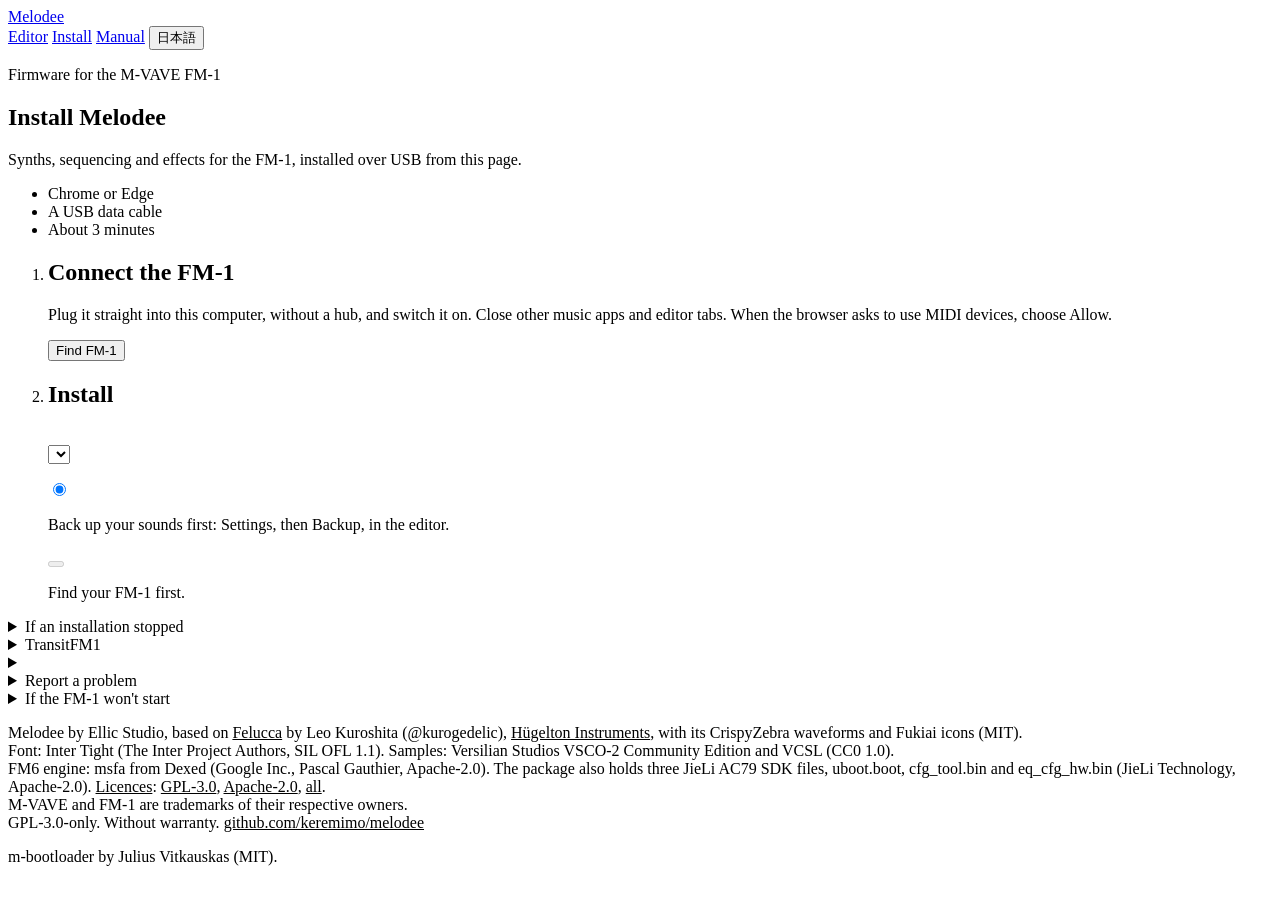
<file: web/index_pkg.html>
<!doctype html>
<!-- SPDX-License-Identifier: GPL-3.0-only AND MPL-2.0
     Copyright (C) 2026 Kerem Kilic (Ellic Studio)
     Portions Copyright (C) 2026 Charles Vestal
     Portions Copyright (C) 2026 Leo Kuroshita (@kurogedelic), Hügelton Instruments
     Melodee's web installer: connect, choose, install, with the install itself in a screen of its own that asks the
     player to stay. After fm1-base's web/installer.html (its m-bootloader option, stock firmware and crash report).
     The firmware and m-bootloader come from bundled metadata (web/make_site.py); ?demo runs the
     same page against a simulated FM-1 (fakefm1.js). Logic: installer.js; transfer: transfer.js. -->
<html lang="en">
<head>
<meta charset="utf-8">
<meta name="viewport" content="width=device-width, initial-scale=1">
<meta name="color-scheme" content="light dark">
<title>Install Melodee</title>
<link rel="icon" id="favicon" href="data:image/svg+xml,%3Csvg xmlns='http://www.w3.org/2000/svg' viewBox='0 0 16 16'%3E%3Crect width='16' height='16' rx='4'/%3E%3C/svg%3E">
<style>/*INSTALLER_STYLE*/</style>
</head>
<body>
<svg width="0" height="0" style="position:absolute" aria-hidden="true">
  <symbol id="i-tab" viewBox="0 0 24 24"><rect x="3" y="4.5" width="18" height="15" rx="2.5"/><path d="M3 9h18M8.5 4.5V9"/></symbol>
  <symbol id="i-plug" viewBox="0 0 24 24"><path d="M9 2.5v4.5M15 2.5v4.5M6.5 7h11v3.5a5.5 5.5 0 0 1-11 0V7zM12 16v5.5"/></symbol>
  <symbol id="i-clock" viewBox="0 0 24 24"><circle cx="12" cy="12" r="9"/><path d="M12 7v5l3.2 2"/></symbol>
  <symbol id="i-alert" viewBox="0 0 24 24"><path d="M10.3 3.9 2.6 17.5A2 2 0 0 0 4.3 20.5h15.4a2 2 0 0 0 1.7-3L13.7 3.9a2 2 0 0 0-3.4 0z"/><path d="M12 9.5v4M12 17h.01"/></symbol>
  <symbol id="i-check" viewBox="0 0 24 24"><path d="m5 12.5 4.5 4.5L19 7.5"/></symbol>
  <symbol id="i-pause" viewBox="0 0 24 24"><path d="M9 6.5v11M15 6.5v11"/></symbol>
  <symbol id="i-info" viewBox="0 0 24 24"><circle cx="12" cy="12" r="9"/><path d="M12 11v5.5M12 7.5h.01"/></symbol>
  <symbol id="i-fm1" viewBox="0 0 24 24"><rect x="1.5" y="6" width="21" height="12" rx="2"/><path d="M4.5 9h5v2.5h-5zM13 9.5h.01M16 9.5h.01M19 9.5h.01M5 14v4M8.5 14v4M12 14v4M15.5 14v4M19 14v4"/></symbol>
</svg>

<div class="demo" id="demo" hidden><span data-t="demo">Demo: a simulated FM-1. Nothing is written.</span> <a href="./" data-t="demoleave">Leave the demo</a></div>

<header class="site">
  <a class="brand" href="../editor/">Melodee</a>
  <nav>
    <a href="../editor/" data-t="navEditor">Editor</a>
    <a href="./" aria-current="page" data-t="navInstall">Install</a>
    <a href="../manual/" data-t="navManual">Manual</a>
    <button type="button" class="lang" id="lang" lang="ja">日本語</button>
  </nav>
</header>

<main>
  <section class="hero">
    <p class="kicker" data-t="kicker">Firmware for the M-VAVE FM-1</p>
    <h1><span data-t="title">Install Melodee</span> <span class="v" id="hver"></span></h1>
    <p class="lede" data-t="lede">Synths, sequencing and effects for the FM-1, installed over USB from this page.</p>
    <ul class="facts">
      <li data-t="factBrowser">Chrome or Edge</li>
      <li data-t="factCable">A USB data cable</li>
      <li data-t="factTime">About 3 minutes</li>
    </ul>
  </section>

  <div class="banner" id="resumebanner" hidden>
    <svg class="i"><use href="#i-pause"/></svg>
    <p><b data-t="resumeBannerH">An installation didn't finish.</b> <span id="resumetext" data-t="resumeBanner">Your FM-1 is waiting in update mode. Connect it and press Find FM-1 to finish.</span></p>
  </div>
  <div class="banner" id="pagefail" hidden role="alert">
    <svg class="i"><use href="#i-alert"/></svg>
    <p id="pagefailtext"></p>
  </div>

  <ol class="steps">
    <li class="step" id="st-connect" data-state="active">
      <div>
        <h2 data-t="s1h">Connect the FM-1</h2>
        <p data-t="s1p">Plug it straight into this computer, without a hub, and switch it on. Close other music apps and editor tabs. When the browser asks to use MIDI devices, choose Allow.</p>
        <div class="device" id="device" hidden>
          <svg class="i"><use href="#i-fm1"/></svg>
          <div class="what"><b>FM-1</b><span id="devwhat"></span></div>
          <span class="chip" id="devchip"></span>
        </div>
        <p class="msg" id="connmsg" role="alert"></p>
        <button type="button" class="btn" id="find"><span data-t="find">Find FM-1</span></button>
      </div>
    </li>

    <li class="step" id="st-options" data-state="todo" hidden>
      <div>
        <h2><span data-t="s2h">Recovery bootloader</span> <span class="tag" data-t="optional">Optional</span></h2>
        <label class="option" for="mboot">
          <input type="checkbox" id="mboot">
          <span><b data-t="mboot">Also install m-bootloader</b>
            <span data-t="mbootwhy">A recovery menu (hold PLAY while switching on) and USB download mode (hold REC) that work even when a firmware won't start. It replaces M-VAVE's bootloader and stays through firmware updates.</span></span>
        </label>
        <p class="note caution"><svg class="i"><use href="#i-alert"/></svg><span data-t="mbootrisk">It writes the FM-1's boot area, the one step where a power cut can need hardware recovery. Leave it off if you're unsure: you can add it later from this page.</span></p>
        <p class="small"><span data-t="mbootby">By Julius Vitkauskas, MIT licence.</span>
          <a href="https://github.com/jvitkauskas/m-bootloader" target="_blank" rel="noopener">github.com/jvitkauskas/m-bootloader<span class="sr" data-t="newtab"> (opens in a new tab)</span></a></p>
      </div>
    </li>

    <li class="step" id="st-install" data-state="todo">
      <div>
        <h2 data-t="s3h">Install</h2>

  <p><label><span data-release-t="releaseTitle"></span><br><select id="release"></select></label></p>
  <p><label><input type="radio" name="build" id="build-dual" checked> <span data-release-t="dual"></span></label></p>
  <details id="advanced-installs" hidden>
    <summary data-release-t="advancedTitle"></summary>
    <section id="rc-options" hidden>
      <p><strong data-release-t="rcTitle"></strong> · <span id="rc-version"></span></p>
      <p><label><input type="radio" name="build" id="build-rc-dual"> <span data-release-t="rc-dual"></span></label></p>
      <p class="small" data-release-t="rcWhy"></p>
    </section>
    <section id="nightly-options" hidden>
      <p><strong data-release-t="nightlyTitle"></strong></p>
      <p><label><input type="radio" name="build" id="build-nightly-dual"> <span data-release-t="nightly-dual"></span></label></p>
      <p class="small" data-release-t="nightlyWhy"></p>
      <p class="small" id="nightly-info"></p>
    </section>
  </details>

        <p id="plantext" data-t="s3p">Back up your sounds first: Settings, then Backup, in the editor.</p>
        <button type="button" class="btn primary big" id="go" disabled></button>
        <p class="small" id="gohint" data-t="gohint">Find your FM-1 first.</p>
      </div>
    </li>
  </ol>
<p id="status" role="status" aria-live="polite"></p>

  <section class="more">
    <details id="d-resume">
      <summary data-t="mResumeH">If an installation stopped</summary>
      <div class="in">
        <p data-t="mResume1">Nothing is lost. Until an installation finishes, the FM-1 starts in update mode: its screen shows UPDATING, or stays dark. That holds even after switching it off.</p>
        <p data-t="mResume2">Connect it, open this page and press Find FM-1. The page offers to resume, and continues from the start of the write.</p>
      </div>
    </details>
<details id="d-transit"><summary data-leave-t="transitTitle">TransitFM1</summary><div class="in">

    <p data-leave-t="transitWhy"></p>
    <ol>
      <li data-leave-t="transitFirst"></li>
      <li data-leave-t="transitNext"></li>
    </ol>
    <p><button class="btn" id="transit-go" data-leave-t="transitGo"></button></p>
    <p class="small" data-leave-t="stockBackup"></p>
    <p class="small"><label><input id="transit-skip-backup" type="checkbox"> <span data-leave-t="stockSkipBackup"></span></label></p>
    <p class="small"><label><input id="transit-recovery" type="checkbox"> <span data-leave-t="stockRecovery"></span></label></p>
    <p class="small" data-leave-t="transitSafety"></p>
    <p class="small"><a href="https://quixotic7.github.io/TransitFM1/" target="_blank" rel="noopener" style="color:inherit" data-leave-t="transitAbout"></a>
      · <a href="https://github.com/Quixotic7/TransitFM1" target="_blank" rel="noopener" style="color:inherit" data-leave-t="transitSource"></a></p>
  </div></details>
<details id="d-stock">
    <summary data-leave-t="stockTitle"></summary><div class="in">
    <p class="small" data-leave-t="back"></p>
    <p class="small"><a href="https://www.m-vave.com/download" target="_blank" rel="noopener" style="color:inherit">M-VAVE Downloads</a></p>
    <p><label><span data-leave-t="stockFile"></span><br><input id="stock-file" type="file" accept=".fwsc"></label></p>
    <p><button class="btn" id="stock-go" disabled data-leave-t="stockGo"></button></p>
    <p class="small" data-leave-t="stockBackup"></p>
    <p class="small"><label><input id="stock-skip-backup" type="checkbox"> <span data-leave-t="stockSkipBackup"></span></label></p>
    <p class="small"><label><input id="stock-recovery" type="checkbox"> <span data-leave-t="stockRecovery"></span></label></p>
    <p class="small"><a href="https://github.com/keremimo/melodee/blob/next/docs/RECOVERY.md#return-to-stock-from-running-melodee" target="_blank" rel="noopener" style="color:inherit" data-leave-t="stockHelp"></a></p>
  </div></details>


    <details id="d-report">
      <summary data-t="mReportH">Report a problem</summary>
      <div class="in">
        <p data-t="mReport1">If the FM-1 crashed, don't switch it off: the crash record survives a restart, not a power cycle. Connect it and read the record, then send it with what you were doing.</p>
        <p><button type="button" class="btn" id="reportgo" data-t="mReportGo">Read the crash report</button>
          <button type="button" class="btn ghost" id="reportcopy" hidden data-t="mReportCopy">Copy</button></p>
        <p id="reportstatus" role="status"></p>
        <label class="sr" for="report" data-t="mReportLabel">Crash report</label>
        <textarea id="report" readonly hidden rows="12"></textarea>
      </div>
    </details>
    <details id="d-brick">
      <summary data-t="mBrickH">If the FM-1 won't start</summary>
      <div class="in">
        <p data-t="mBrick1">With m-bootloader: switch off, hold PLAY and switch on for its recovery menu, or hold REC for USB download mode.</p>
        <p><span data-t="mBrick2">Without it, the FM-1's USB recovery route can put a firmware back from a computer:</span>
          <a href="https://github.com/hugelton/felucca-bsp/tree/main/tools" target="_blank" rel="noopener" data-t="mBrickLink">felucca-bsp recovery tools</a></p>
      </div>
    </details>
  </section>
</main>

<footer>  <p class="small">Melodee by Ellic Studio, based on <a href="https://github.com/hugelton/Felucca" target="_blank" rel="noopener" style="color:inherit">Felucca</a>
    by Leo Kuroshita (@kurogedelic), <a href="https://hugelton.com" target="_blank" rel="noopener" style="color:inherit">Hügelton Instruments</a>, with its CrispyZebra waveforms and Fukiai icons (MIT).<br>
    Font: Inter Tight (The Inter Project Authors, SIL OFL 1.1). Samples: Versilian Studios VSCO-2 Community Edition and VCSL (CC0 1.0).<br>
    FM6 engine: msfa from Dexed (Google Inc., Pascal Gauthier, Apache-2.0). The package also holds three JieLi AC79 SDK files, uboot.boot, cfg_tool.bin and eq_cfg_hw.bin (JieLi Technology, Apache-2.0). <a href="../../firmware/LICENSING.md" style="color:inherit">Licences</a>: <a href="../../firmware/LICENSE" style="color:inherit">GPL-3.0</a>, <a href="../../firmware/LICENSES/Apache-2.0.txt" style="color:inherit">Apache-2.0</a>, <a href="../../firmware/LICENSES/" style="color:inherit">all</a>.<br>
    M-VAVE and FM-1 are trademarks of their respective owners.<br>
    GPL-3.0-only. Without warranty. <a href="https://github.com/keremimo/melodee" target="_blank" rel="noopener" style="color:inherit">github.com/keremimo/melodee</a></p>
<p>m-bootloader by Julius Vitkauskas (MIT).</p></footer>

<dialog id="preflight" aria-labelledby="pfh">
  <form method="dialog">
    <h2 id="pfh" data-t="pfh">Before you start</h2>
    <ul class="rules">
      <li><span class="ri"><svg class="i"><use href="#i-tab"/></svg></span>
        <div><b data-t="pf1h">Keep this tab open and in front</b><span data-t="pf1">Don't switch tabs, minimise the window or close it until the page says Done.</span></div></li>
      <li><span class="ri"><svg class="i"><use href="#i-plug"/></svg></span>
        <div><b data-t="pf2h">Leave the FM-1 connected and on</b><span data-t="pf2">Don't unplug the cable or switch the FM-1 off. Plug a laptop into power.</span></div></li>
      <li><span class="ri"><svg class="i"><use href="#i-clock"/></svg></span>
        <div><b data-t="pf3h">It takes about 3 minutes</b><span data-t="pf3">The FM-1's screen shows UPDATING, or stays dark. Both are normal.</span></div></li>
    </ul>
    <p class="note caution" id="pfboot"><svg class="i"><use href="#i-alert"/></svg><span data-t="pfboot">m-bootloader is written last, after one more restart. Keep the power on until the page says Done.</span></p>
    <label class="check" id="pfcheck"><input type="checkbox" id="pfok"><span data-t="pfok">I've backed up my sounds, or have nothing to keep.</span></label>
    <div class="row">
      <button type="submit" value="cancel" class="btn ghost" data-t="cancel">Cancel</button>
      <button type="submit" value="go" class="btn primary" id="pfgo" disabled data-t="start">Start installation</button>
    </div>
  </form>
</dialog>

<dialog id="run" aria-labelledby="runtitle" data-state="running">
  <div class="run-warn" role="note"><svg class="i"><use href="#i-alert"/></svg><span data-t="runwarn">Keep this tab open and in front. Don't unplug the FM-1.</span></div>
  <div class="run-main">
    <div class="live">
      <p class="run-kicker" id="runtitle"></p>
      <div class="pct" aria-hidden="true"><span id="pct">0</span><span class="pc">%</span></div>
      <div class="bar" id="bar" role="progressbar" aria-labelledby="runtitle" aria-valuemin="0" aria-valuemax="100" aria-valuenow="0"><i id="barfill"></i></div>
      <p class="runstep" id="runstep" role="status"></p>
      <p class="eta" id="eta"></p>
      <ol class="phases" id="phases">
        <li data-ph="prepare" data-t="phPrepare">Prepare</li>
        <li data-ph="write" data-t="phWrite">Write</li>
        <li data-ph="restart" data-t="phRestart">Restart</li>
        <li data-ph="boot" data-t="phBoot">m-bootloader</li>
      </ol>
      <p class="stall" id="stall" hidden data-t="stall">Waiting for the FM-1… keep the cable connected.</p>
      <div class="backnote" id="backnote" hidden role="alert"><svg class="i"><use href="#i-info"/></svg><span id="backtext"></span></div>
    </div>
    <div class="end" id="end" hidden>
      <div class="end-icon"><svg class="i"><use id="endicon" href="#i-check"/></svg></div>
      <h2 id="endtitle"></h2>
      <p id="endtext"></p>
      <ul id="endtips"></ul>
      <div class="row" id="endactions"></div><div class="row" id="legacy-actions" hidden><button type="button" class="btn" id="run-resume" hidden>Resume installation</button><button type="button" class="btn" id="run-close" hidden>Close</button></div>
    </div>
    <details class="log"><summary data-t="details">Details</summary><pre id="log"></pre></details>
  </div>
</dialog>

<script type="module">
/*LIB*/
const meta = /*META*/{};
/*INSTALLER*/
</script>
</body>
</html>
</file>
